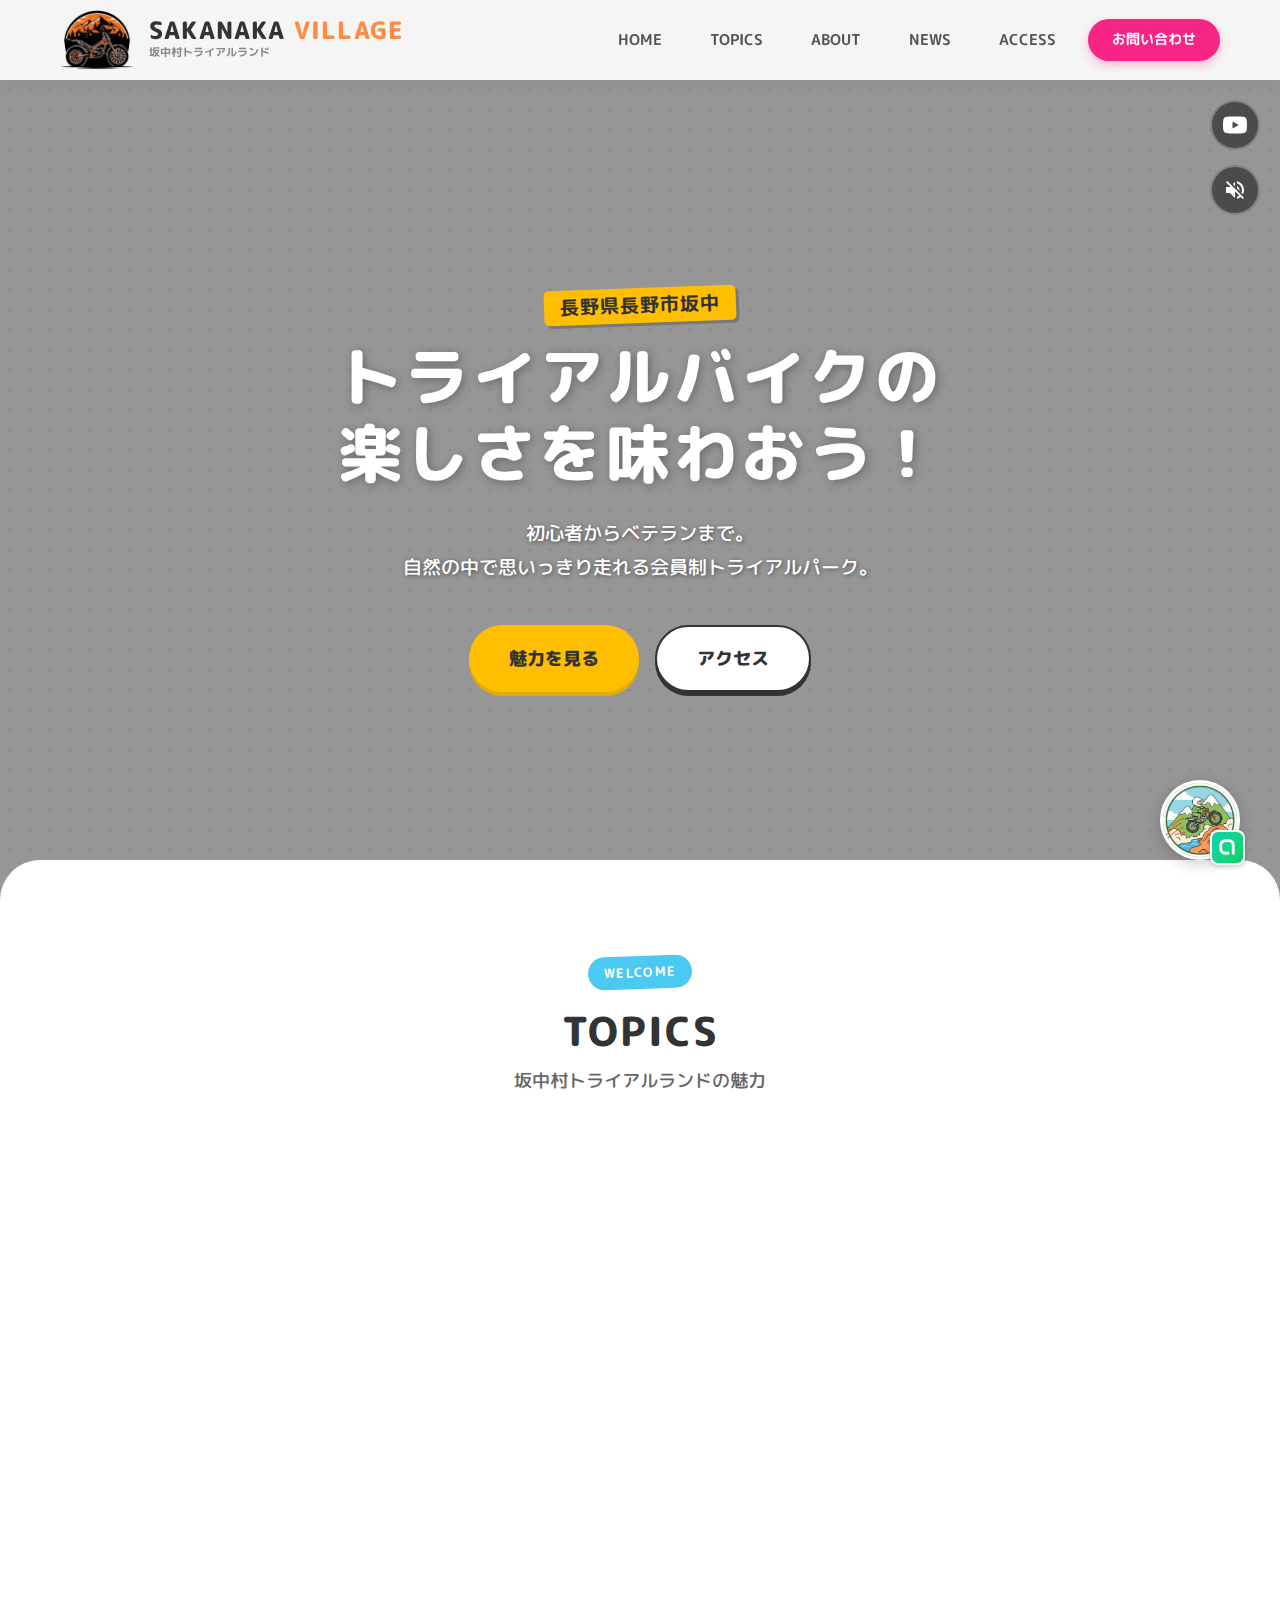
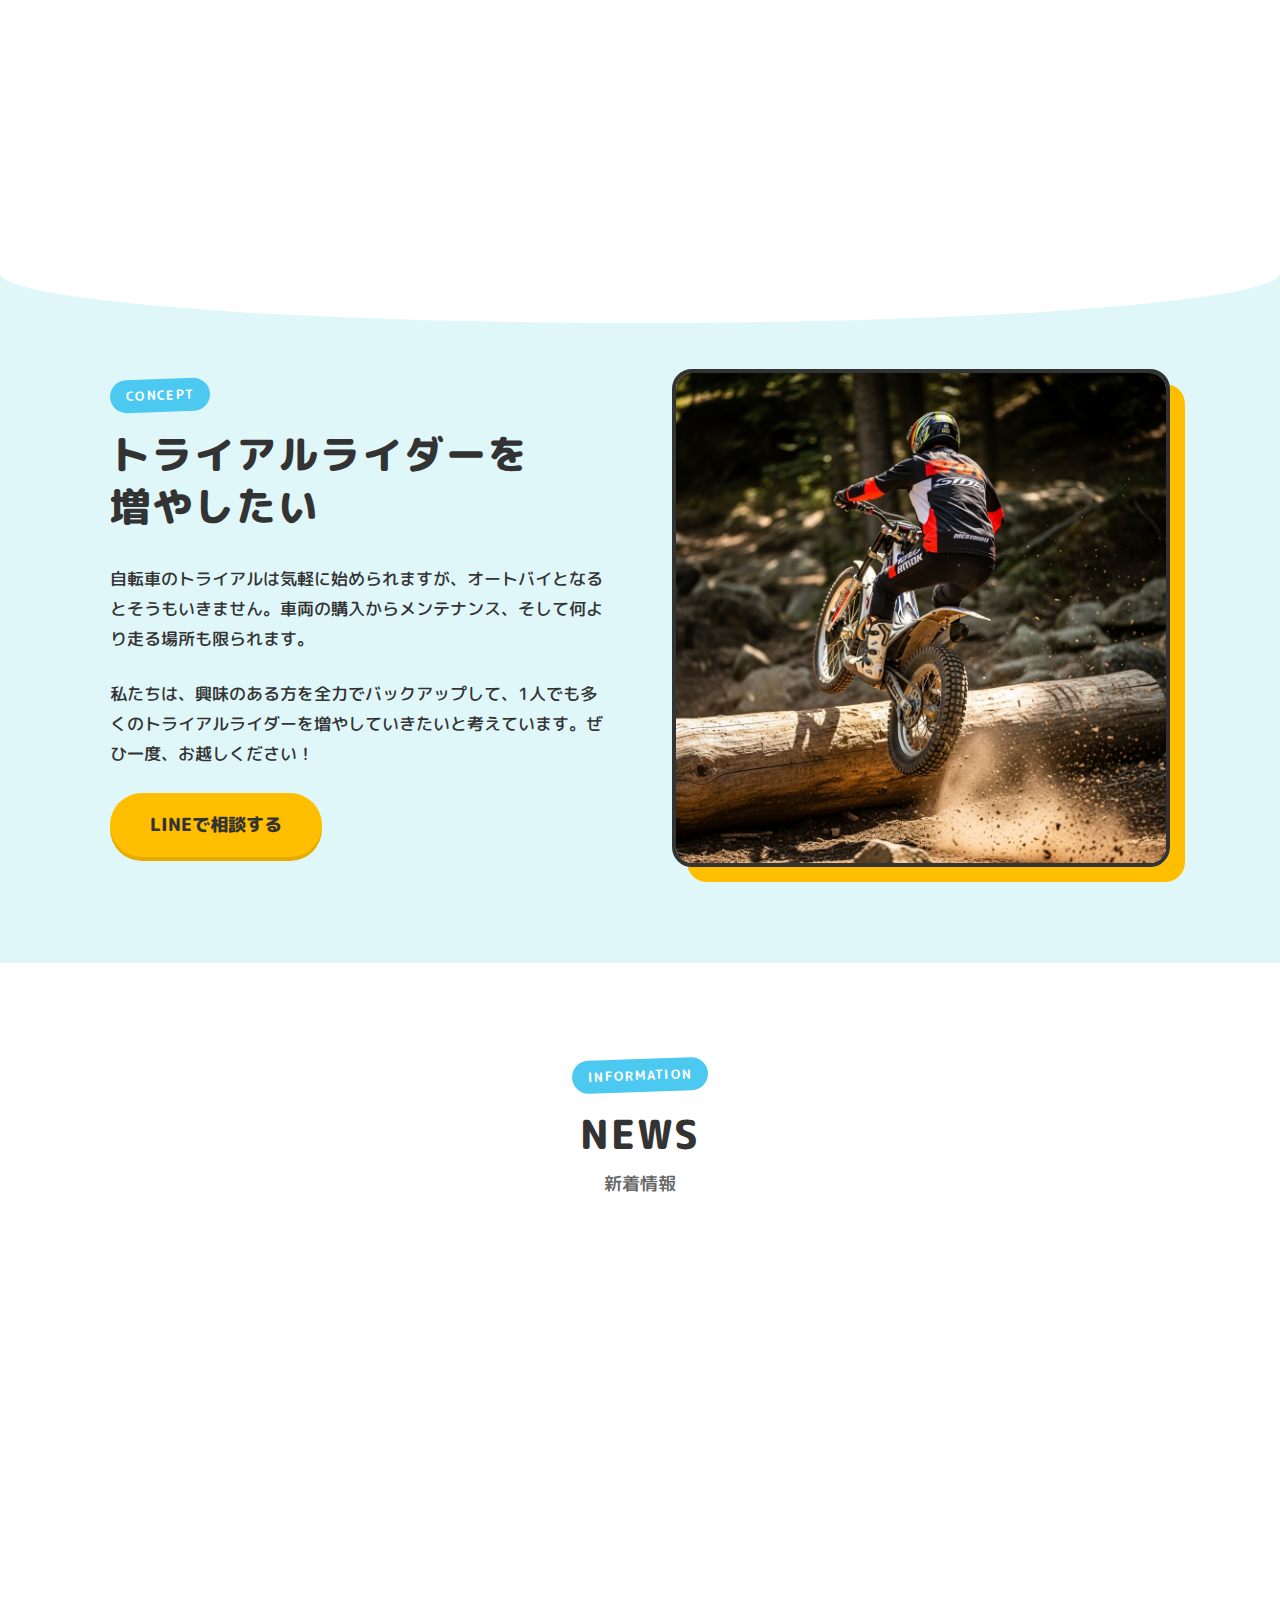
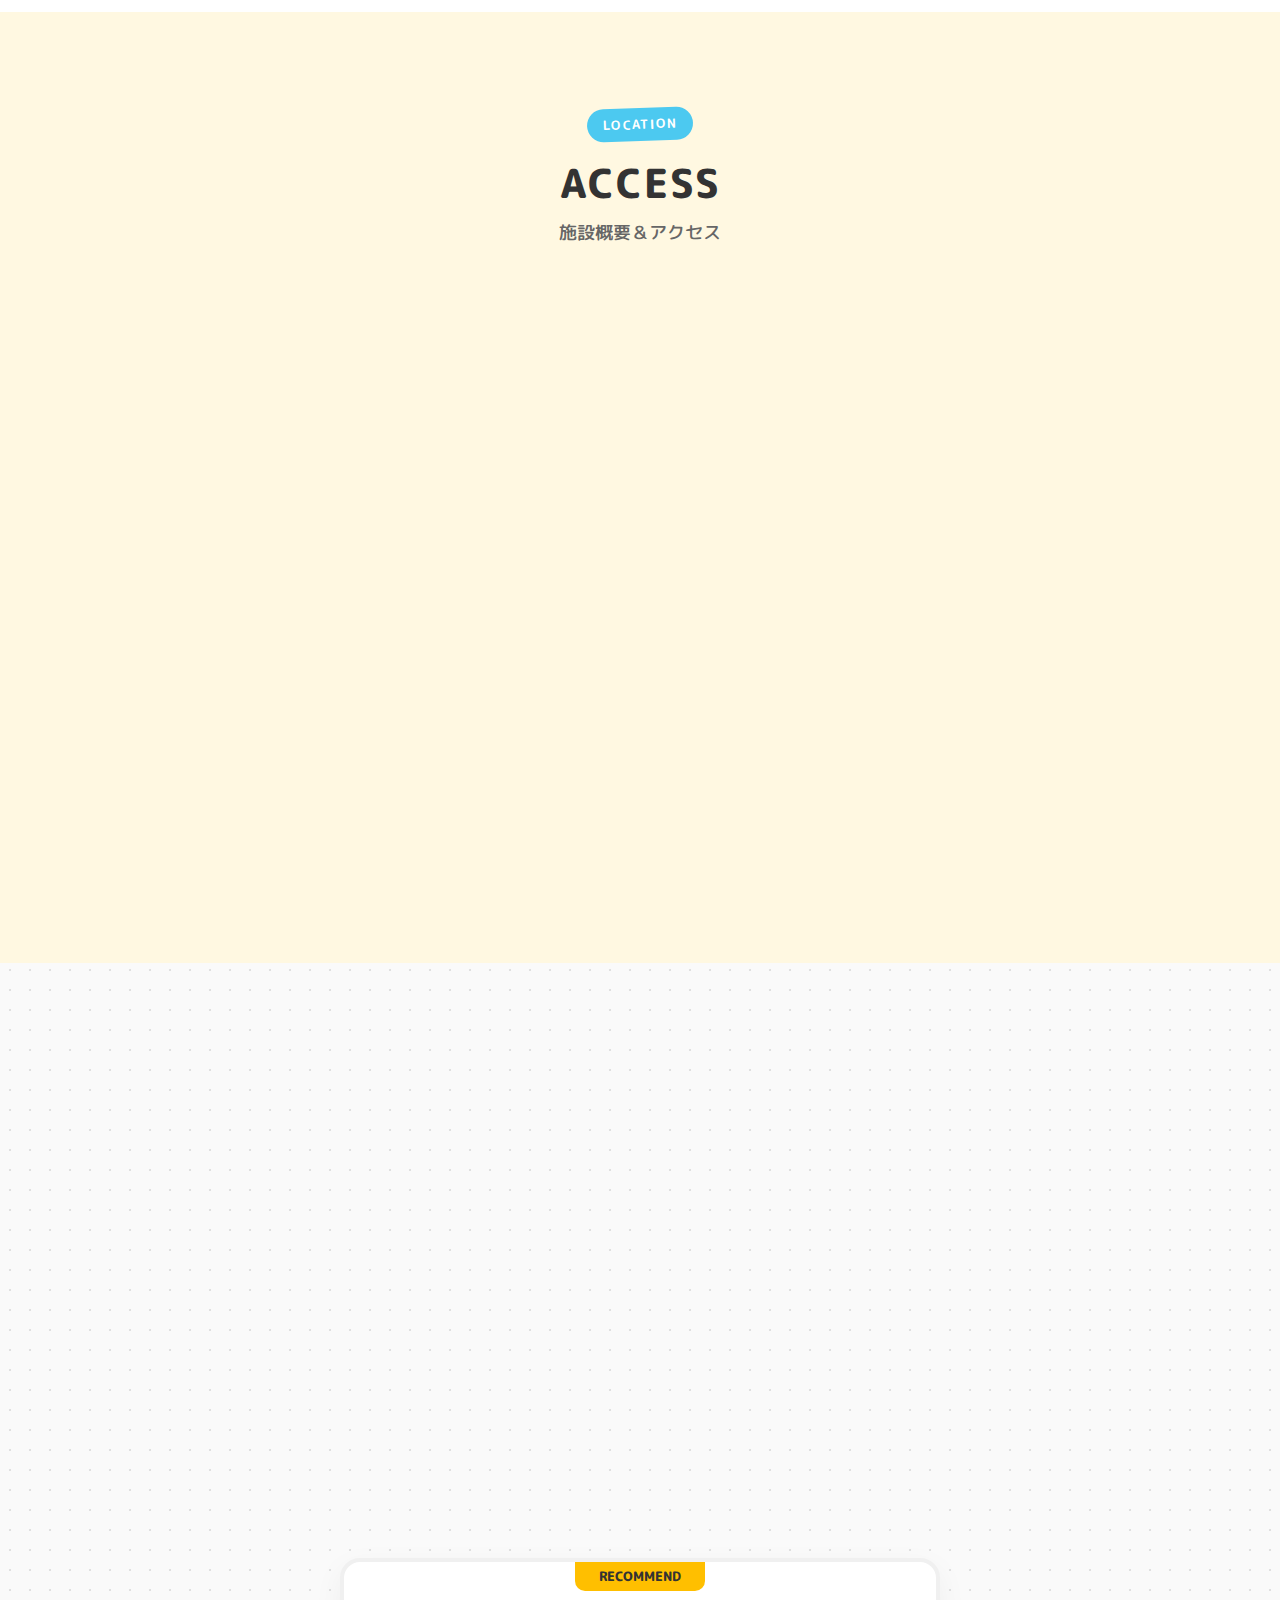
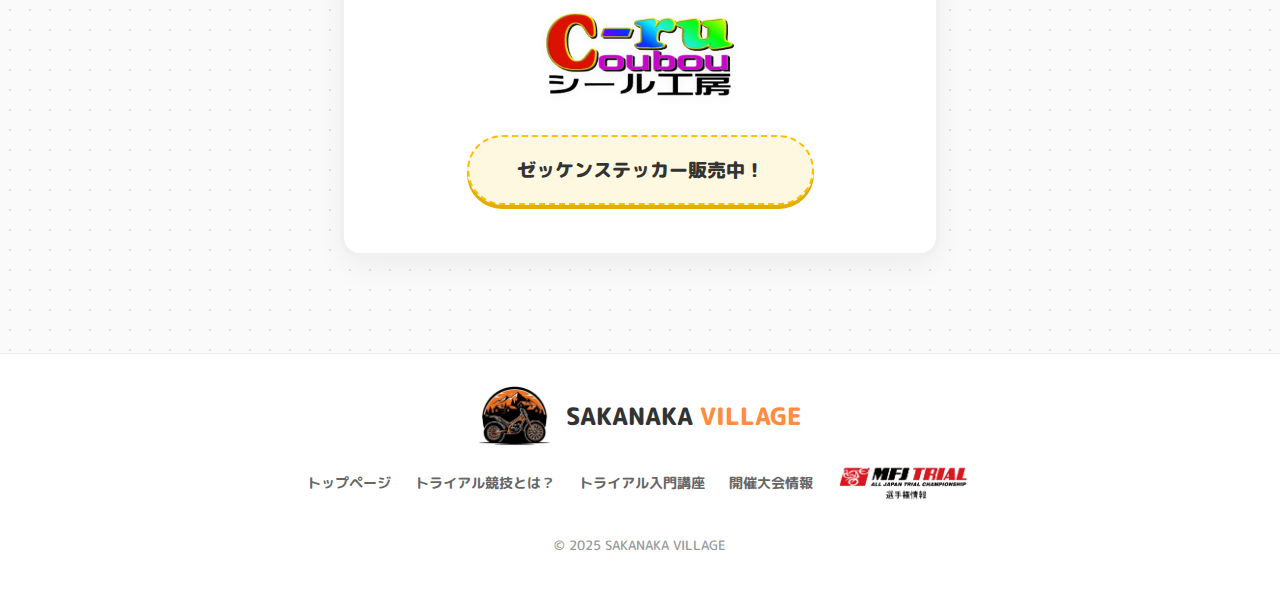
<file: index.html>
<!DOCTYPE html>
<html lang="ja">
<head>
    <meta charset="UTF-8">
    <meta name="viewport" content="width=device-width, initial-scale=1.0">
    <title>坂中村トライアルランド - SAKANAKA VILLAGE</title>
    <link rel="stylesheet" href="style.css">
    <link rel="preconnect" href="https://fonts.googleapis.com">
    <link rel="preconnect" href="https://fonts.gstatic.com" crossorigin>
    <link href="https://fonts.googleapis.com/css2?family=M+PLUS+Rounded+1c:wght@400;500;700;800&family=Noto+Sans+JP:wght@400;500;700&display=swap" rel="stylesheet">
    <link href="https://fonts.googleapis.com/icon?family=Material+Icons+Round" rel="stylesheet">
    <!-- YouTube IFrame Player API -->
    <script src="https://www.youtube.com/iframe_api"></script>
</head>
<body>
    <!-- Navigation -->
    <nav class="navbar">
        <div class="nav-container">
            <div class="nav-brand" style="cursor: pointer;">
                <img src="images/sakanaka-logo.png" alt="SAKANAKA VILLAGE" class="nav-logo-img">
                <div class="nav-brand-text">
                    <h1>SAKANAKA <span class="village-text">VILLAGE</span></h1>
                    <span class="brand-subtitle">坂中村トライアルランド</span>
                </div>
            </div>
            <ul class="nav-menu">
                <li class="nav-item"><a href="#home" class="nav-link">HOME</a></li>
                <li class="nav-item"><a href="#topics" class="nav-link">TOPICS</a></li>
                <li class="nav-item"><a href="#about" class="nav-link">ABOUT</a></li>
                <li class="nav-item"><a href="#news" class="nav-link">NEWS</a></li>
                <li class="nav-item"><a href="#access" class="nav-link">ACCESS</a></li>
                <li class="nav-item action-btn"><a href="#contact" class="nav-link-btn">お問い合わせ</a></li>
            </ul>
            <div class="hamburger">
                <span class="bar"></span>
                <span class="bar"></span>
                <span class="bar"></span>
            </div>
        </div>
    </nav>

    <!-- Hero Section with Video Background -->
    <section id="home" class="hero">
        <div id="video-background">
            <div id="youtube-background-player"></div>
        </div>
        <div class="hero-overlay"></div>

        <!-- Video Controls -->
        <div class="video-controls">
            <a href="https://youtu.be/EplwM1uWBLA" target="_blank" class="video-btn youtube-link" title="YouTubeで見る">
                <svg viewBox="0 0 24 24" fill="currentColor">
                    <path d="M23.498 6.186a3.016 3.016 0 0 0-2.122-2.136C19.505 3.545 12 3.545 12 3.545s-7.505 0-9.377.505A3.017 3.017 0 0 0 .502 6.186C0 8.07 0 12 0 12s0 3.93.502 5.814a3.016 3.016 0 0 0 2.122 2.136c1.871.505 9.376.505 9.376.505s7.505 0 9.377-.505a3.015 3.015 0 0 0 2.122-2.136C24 15.93 24 12 24 12s0-3.93-.502-5.814zM9.545 15.568V8.432L15.818 12l-6.273 3.568z"/>
                </svg>
            </a>
            <button id="mute-toggle" class="video-btn mute-btn" title="ミュート切り替え">
                <svg class="icon-mute" viewBox="0 0 24 24" fill="currentColor">
                    <path d="M16.5 12c0-1.77-1.02-3.29-2.5-4.03v2.21l2.45 2.45c.03-.2.05-.41.05-.63zm2.5 0c0 .94-.2 1.82-.54 2.64l1.51 1.51C20.63 14.91 21 13.5 21 12c0-4.28-2.99-7.86-7-8.77v2.06c2.89.86 5 3.54 5 6.71zM4.27 3L3 4.27 7.73 9H3v6h4l5 5v-6.73l4.25 4.25c-.67.52-1.42.93-2.25 1.18v2.06c1.38-.31 2.63-.95 3.69-1.81L19.73 21 21 19.73 4.27 3zM12 4L9.91 6.09 12 8.18V4z"/>
                </svg>
                <svg class="icon-sound" viewBox="0 0 24 24" fill="currentColor" style="display: none;">
                    <path d="M3 9v6h4l5 5V4L7 9H3zm13.5 3c0-1.77-1.02-3.29-2.5-4.03v8.05c1.48-.73 2.5-2.25 2.5-4.02zM14 3.23v2.06c2.89.86 5 3.54 5 6.71s-2.11 5.85-5 6.71v2.06c4.01-.91 7-4.49 7-8.77s-2.99-7.86-7-8.77z"/>
                </svg>
            </button>
        </div>
        <div class="hero-content">
            <h2 class="hero-subtitle-top">長野県長野市坂中</h2>
            <h1 class="hero-title">トライアルバイクの<br>楽しさを味わおう！</h1>
            <p class="hero-description">
                初心者からベテランまで。<br>
                自然の中で思いっきり走れる会員制トライアルパーク。
            </p>
            <div class="hero-cta">
                <a href="#topics" class="btn-primary">魅力を見る</a>
                <a href="#access" class="btn-secondary">アクセス</a>
            </div>
        </div>
    </section>

    <!-- Topics Section -->
    <section id="topics" class="section topics">
        <div class="container">
            <div class="section-header">
                <span class="section-tag">WELCOME</span>
                <h2>TOPICS</h2>
                <p>坂中村トライアルランドの魅力</p>
            </div>
            <div class="topics-grid">
                <div class="topic-card highlight">
                    <div class="card-badge">注目!</div>
                    <div class="card-icon"><span class="material-icons-round">two_wheeler</span></div>
                    <h3>レンタルバイクあり</h3>
                    <p>GASGAS TXT-PRO 280をご用意。<br>手ぶらで来て1日中楽しめます！</p>
                </div>
                <div class="topic-card">
                    <div class="card-icon"><span class="material-icons-round">cottage</span></div>
                    <h3>快適な設備</h3>
                    <p>冷蔵庫＆電子レンジ完備。<br>休憩所も充実しています。</p>
                </div>
                <div class="topic-card">
                    <div class="card-icon"><span class="material-icons-round">local_drink</span></div>
                    <h3>ドリンク販売</h3>
                    <p>飲み物は100円で販売中。<br>いつでも水分補給できます。</p>
                </div>
                <div class="topic-card">
                    <div class="card-icon"><span class="material-icons-round">wc</span></div>
                    <h3>洋式トイレ完備</h3>
                    <p>清潔な洋式トイレがあるので<br>女性やお子様も安心です。</p>
                </div>
                <div class="topic-card">
                    <div class="card-icon"><span class="material-icons-round">checkroom</span></div>
                    <h3>更衣室あり</h3>
                    <p>女性も安心の簡易更衣室を<br>完備しています。</p>
                </div>
                <div class="topic-card campaign">
                    <div class="card-icon"><span class="material-icons-round">campaign</span></div>
                    <h3>新規会員募集中</h3>
                    <p class="campaign-text">只今キャンペーン中！<br><strong>入会金＆年会費無料！</strong></p>
                </div>
            </div>
        </div>
    </section>

    <!-- About Section -->
    <section id="about" class="section about">
        <div class="container">
            <div class="about-content">
                <div class="about-text">
                    <div class="section-header text-left">
                        <span class="section-tag">CONCEPT</span>
                        <h2>トライアルライダーを<br>増やしたい</h2>
                    </div>
                    <p>
                        自転車のトライアルは気軽に始められますが、オートバイとなるとそうもいきません。車両の購入からメンテナンス、そして何より走る場所も限られます。
                    </p>
                    <p>
                        私たちは、興味のある方を全力でバックアップして、1人でも多くのトライアルライダーを増やしていきたいと考えています。ぜひ一度、お越しください！
                    </p>
                    <a href="#contact" class="btn-primary">LINEで相談する</a>
                </div>
                <div class="about-image">
                    <img src="images/trial-bike.png" alt="トライアルバイク" class="about-img">
                </div>
            </div>
        </div>
    </section>

    <!-- News Section -->
    <section id="news" class="section news">
        <div class="container">
            <div class="section-header">
                <span class="section-tag">INFORMATION</span>
                <h2>NEWS</h2>
                <p>新着情報</p>
            </div>
            <div class="news-list">
                <article class="news-item">
                    <div class="news-date">2025.09.22</div>
                    <div class="news-content">
                        <h3>ホームページ開設しました！</h3>
                        <p>坂中村トライアルランドの公式サイトをオープンしました。</p>
                    </div>
                </article>
                <article class="news-item">
                    <div class="news-date">2023.09</div>
                    <div class="news-content">
                        <h3>坂中村トライアルランド 命名開設</h3>
                        <p>地名”坂中”とオーナー中村氏の名前から命名されました。</p>
                    </div>
                </article>
            </div>
        </div>
    </section>

    <!-- Access Section -->
    <section id="access" class="section access">
        <div class="container">
            <div class="section-header">
                <span class="section-tag">LOCATION</span>
                <h2>ACCESS</h2>
                <p>施設概要＆アクセス</p>
            </div>
            <div class="access-grid">
                <div class="access-info">
                    <h3>坂中村トライアルランド<br><span class="en">SAKANAKA VILLAGE</span></h3>
                    <address>
                        〒381-0061<br>
                        長野県長野市坂中３８１
                    </address>
                    <div class="access-buttons">
                        <a href="https://maps.app.goo.gl/uQk7tUgRbHcdErCH6" target="_blank" class="btn-map">Google Mapsで見る</a>
                    </div>
                </div>
                <div class="access-map">
                    <iframe src="https://www.google.com/maps/embed?pb=!1m14!1m8!1m3!1d6397.335820343332!2d138.2068285!3d36.7065173!3m2!1i1024!2i768!4f13.1!3m3!1m2!1s0x5ff629cb7611edb3%3A0x7addf1bfe4a323f7!2z5Z2C5Lit5p2R44OI44Op44Kk44Ki44Or44Op44Oz44OJIFNBS0FOQUtBIFZJTExBR0U!5e0!3m2!1sja!2sjp!4v1765429615608!5m2!1sja!2sjp" width="100%" height="450" style="border:0;" allowfullscreen="" loading="lazy" referrerpolicy="no-referrer-when-downgrade"></iframe>
                </div>
            </div>
        </div>
    </section>

    <!-- Contact/Footer Section -->
    <section id="contact" class="section contact">
        <div class="container">
            <div class="contact-box">
                <h2>お問い合わせはお気軽に</h2>
                <p>通常のLINEとは違い、ID不要、ニックネームのみで参加出来るオープンチャットを開設しています。</p>
                <a href="https://line.me/ti/g2/vHD_fdbdG8MsCP6qrtG6Tg1cD-awh3cVIGlbyQ?utm_source=invitation&utm_medium=link_copy&utm_campaign=default" target="_blank" class="btn-line">
                    <img src="images/sakanaka-openchat-icon.jpg" alt="LINE" class="btn-icon-img"> LINEオープンチャットに参加
                </a>
            </div>
        </div>
    </section>

    <!-- Sponsor/Partner Section -->
    <section class="section sponsor">
        <div class="container">
            <div class="sponsor-box">
                <a href="https://docodocodoco.com/c-ru/cart/index.cgi" target="_blank" class="sponsor-link" title="C-ru工房 シール工房">
                    <div class="sponsor-logo">
                        <img src="images/c-ru-logo.png" alt="C-ru工房 シール工房">
                    </div>
                    <p class="sticker-info">
                        ゼッケンステッカー販売中！
                    </p>
                </a>
            </div>
        </div>
    </section>

    <footer class="footer">
        <div class="container">
            <div class="footer-content">
                <div class="footer-logo">
                    <img src="images/sakanaka-logo.png" alt="SAKANAKA VILLAGE" class="footer-logo-img">
                    <div>SAKANAKA <span class="village-text">VILLAGE</span></div>
                </div>
                <ul class="footer-links">
                    <li><a href="#">トップページ</a></li>
                    <li><a href="#">トライアル競技とは？</a></li>
                    <li><a href="#">トライアル入門講座</a></li>
                    <li><a href="#">開催大会情報</a></li>
                    <li>
                        <a href="https://www.mfj.or.jp/motosports/trial/local-championship/" target="_blank" title="MFJ地方トライアル選手権シリーズ" class="footer-icon-link">
                            <img src="images/mfj-icon.png" alt="MFJ地方トライアル選手権シリーズ">
                        </a>
                    </li>
                </ul>
            </div>
            <p class="copyright">&copy; 2025 SAKANAKA VILLAGE</p>
        </div>
    </footer>

    <div id="floating-line-btn" class="floating-btn">
        <a href="#contact" title="お問い合わせへスクロール">
            <div class="icon-wrapper">
                <img src="images/sakanaka-openchat-icon.jpg" alt="坂中村オープンチャット" class="icon-img main-icon">
                <img src="images/line-openchat-icon.png" alt="LINE" class="icon-img sub-icon">
            </div>
        </a>
    </div>

    <script src="script.js"></script>
</body>
</html>
</file>
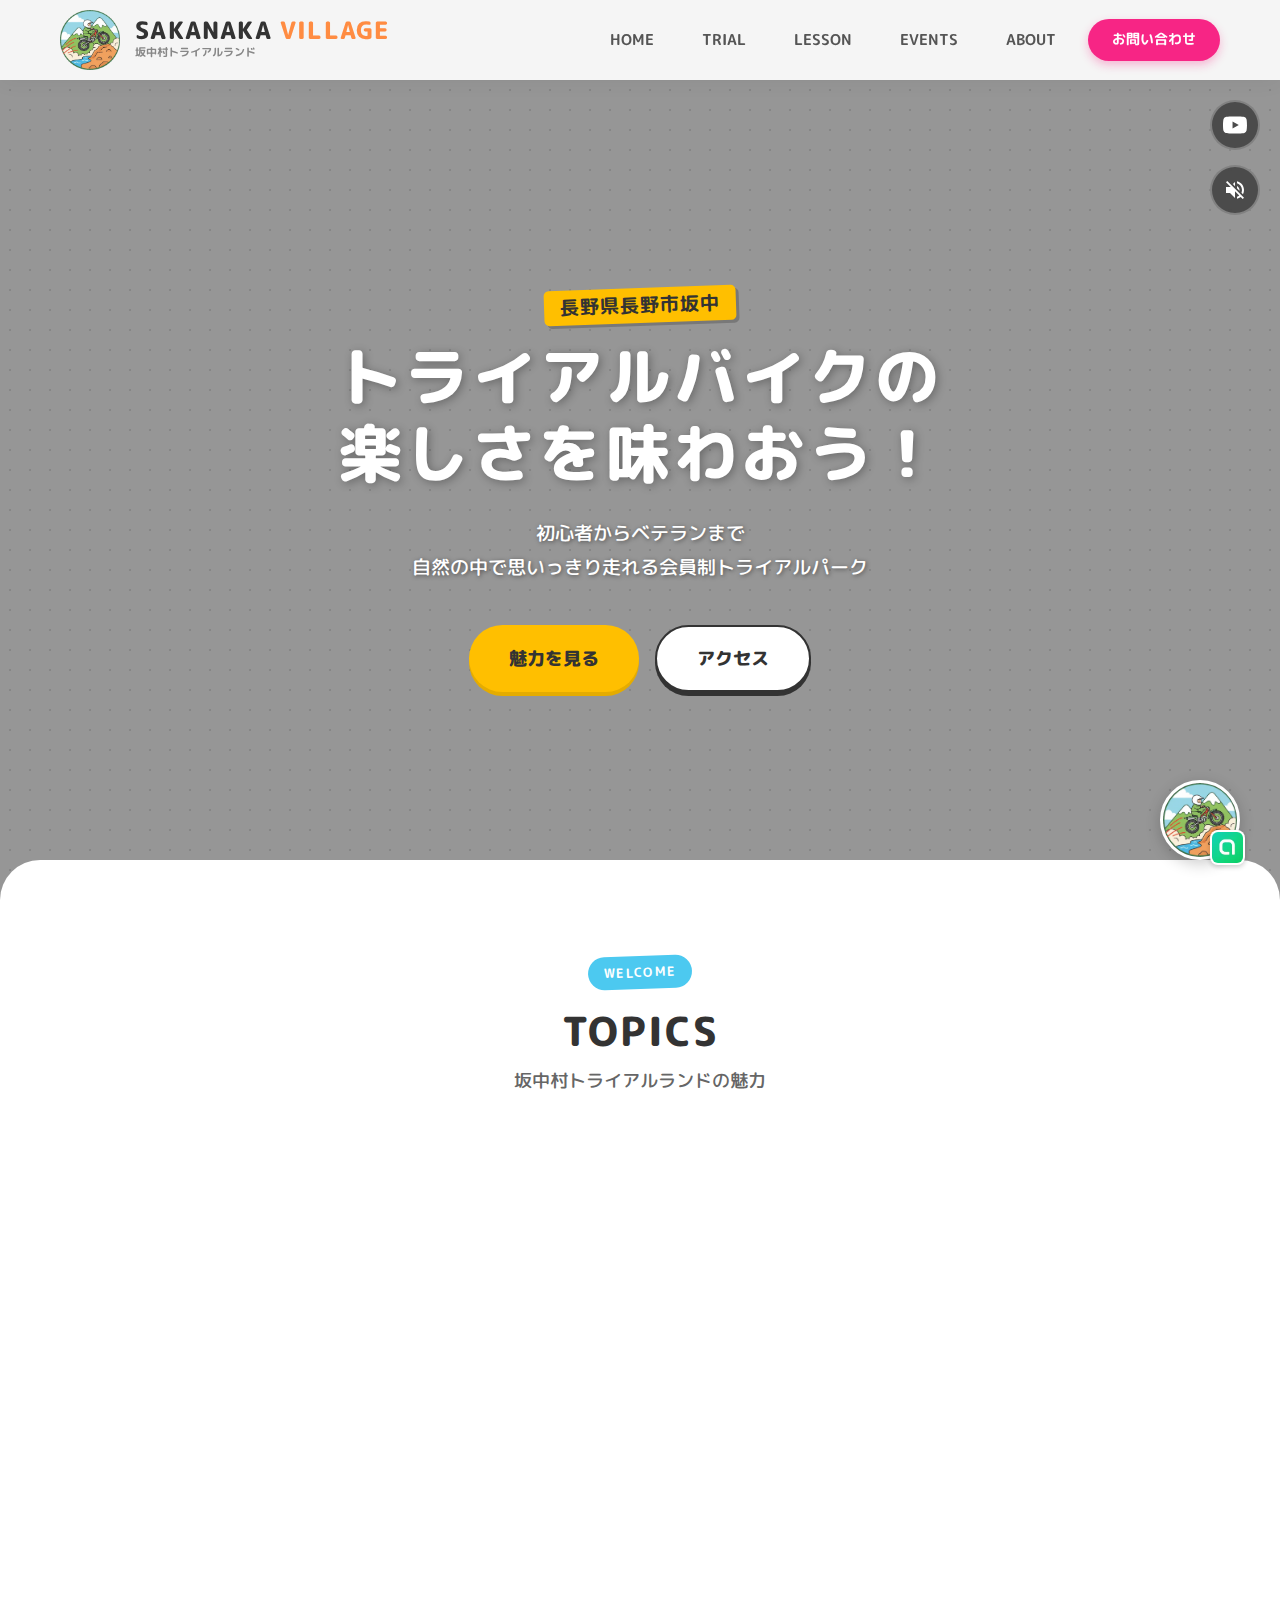
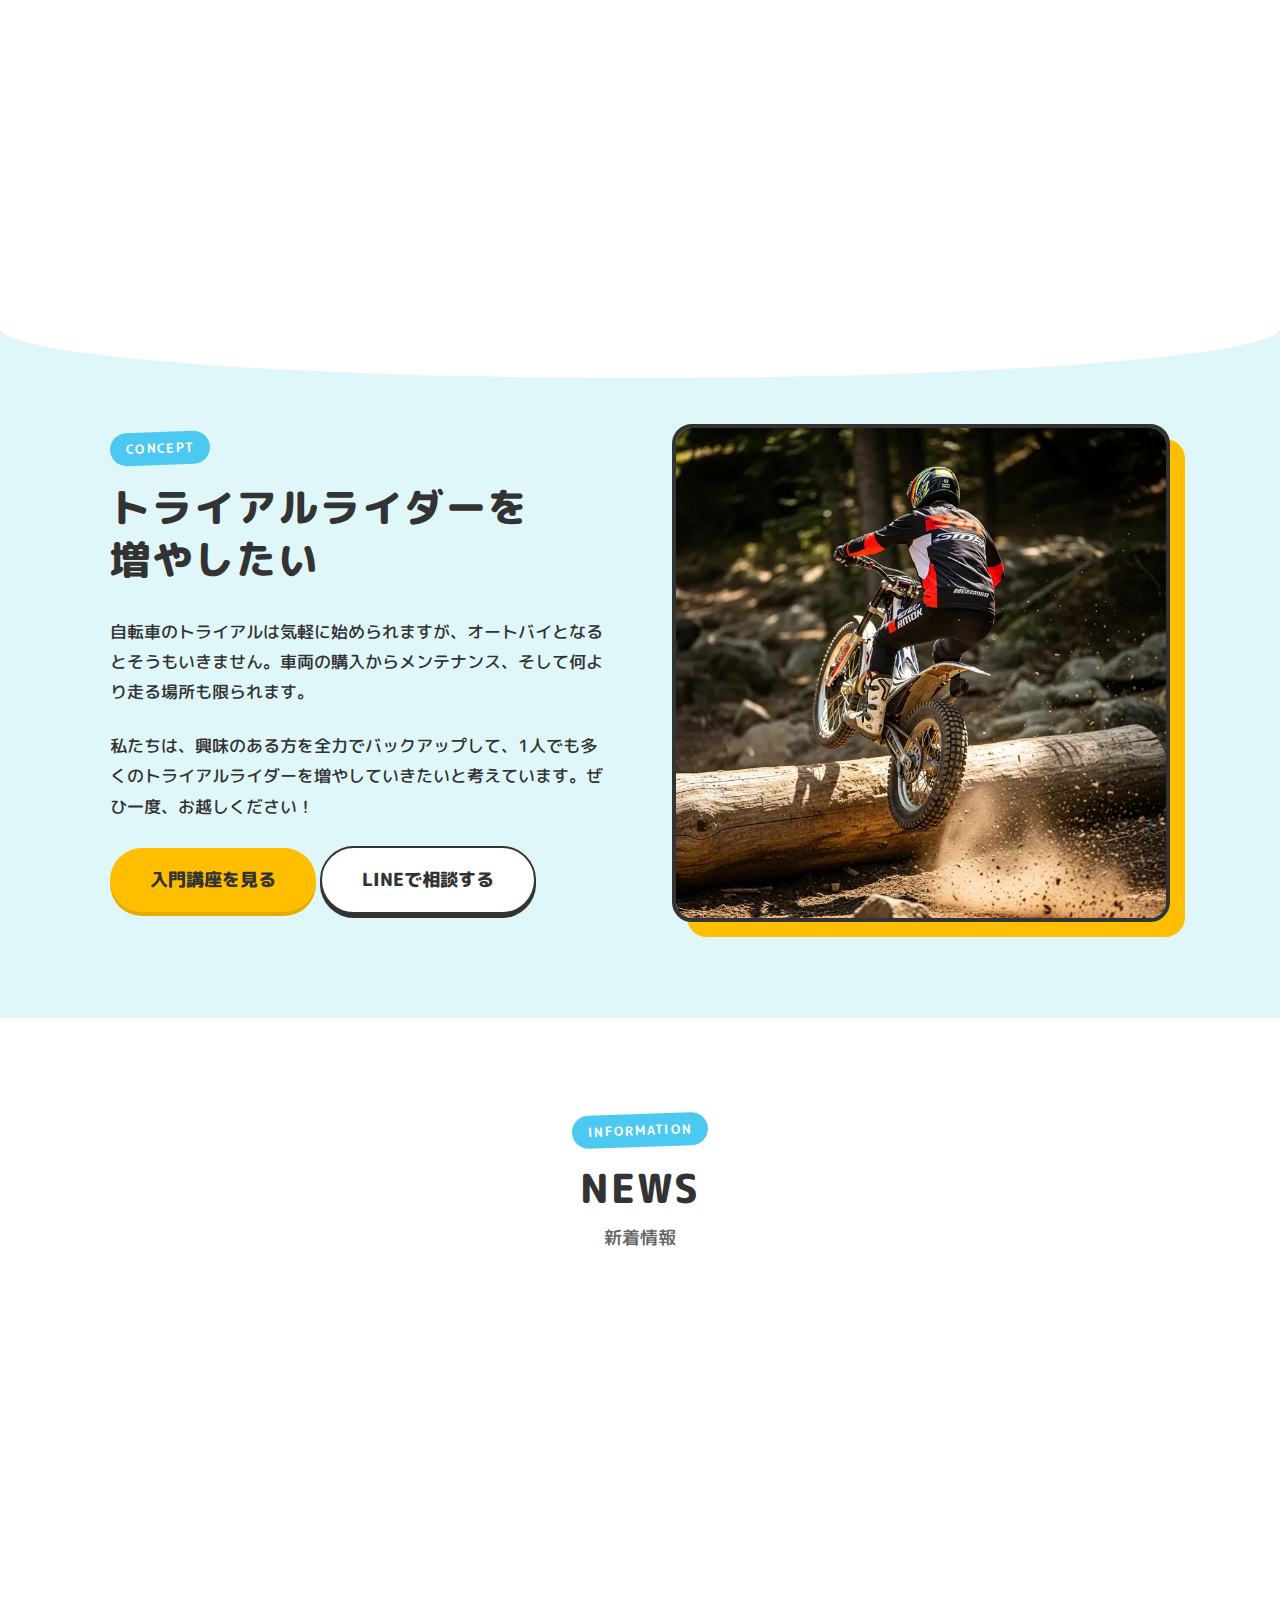
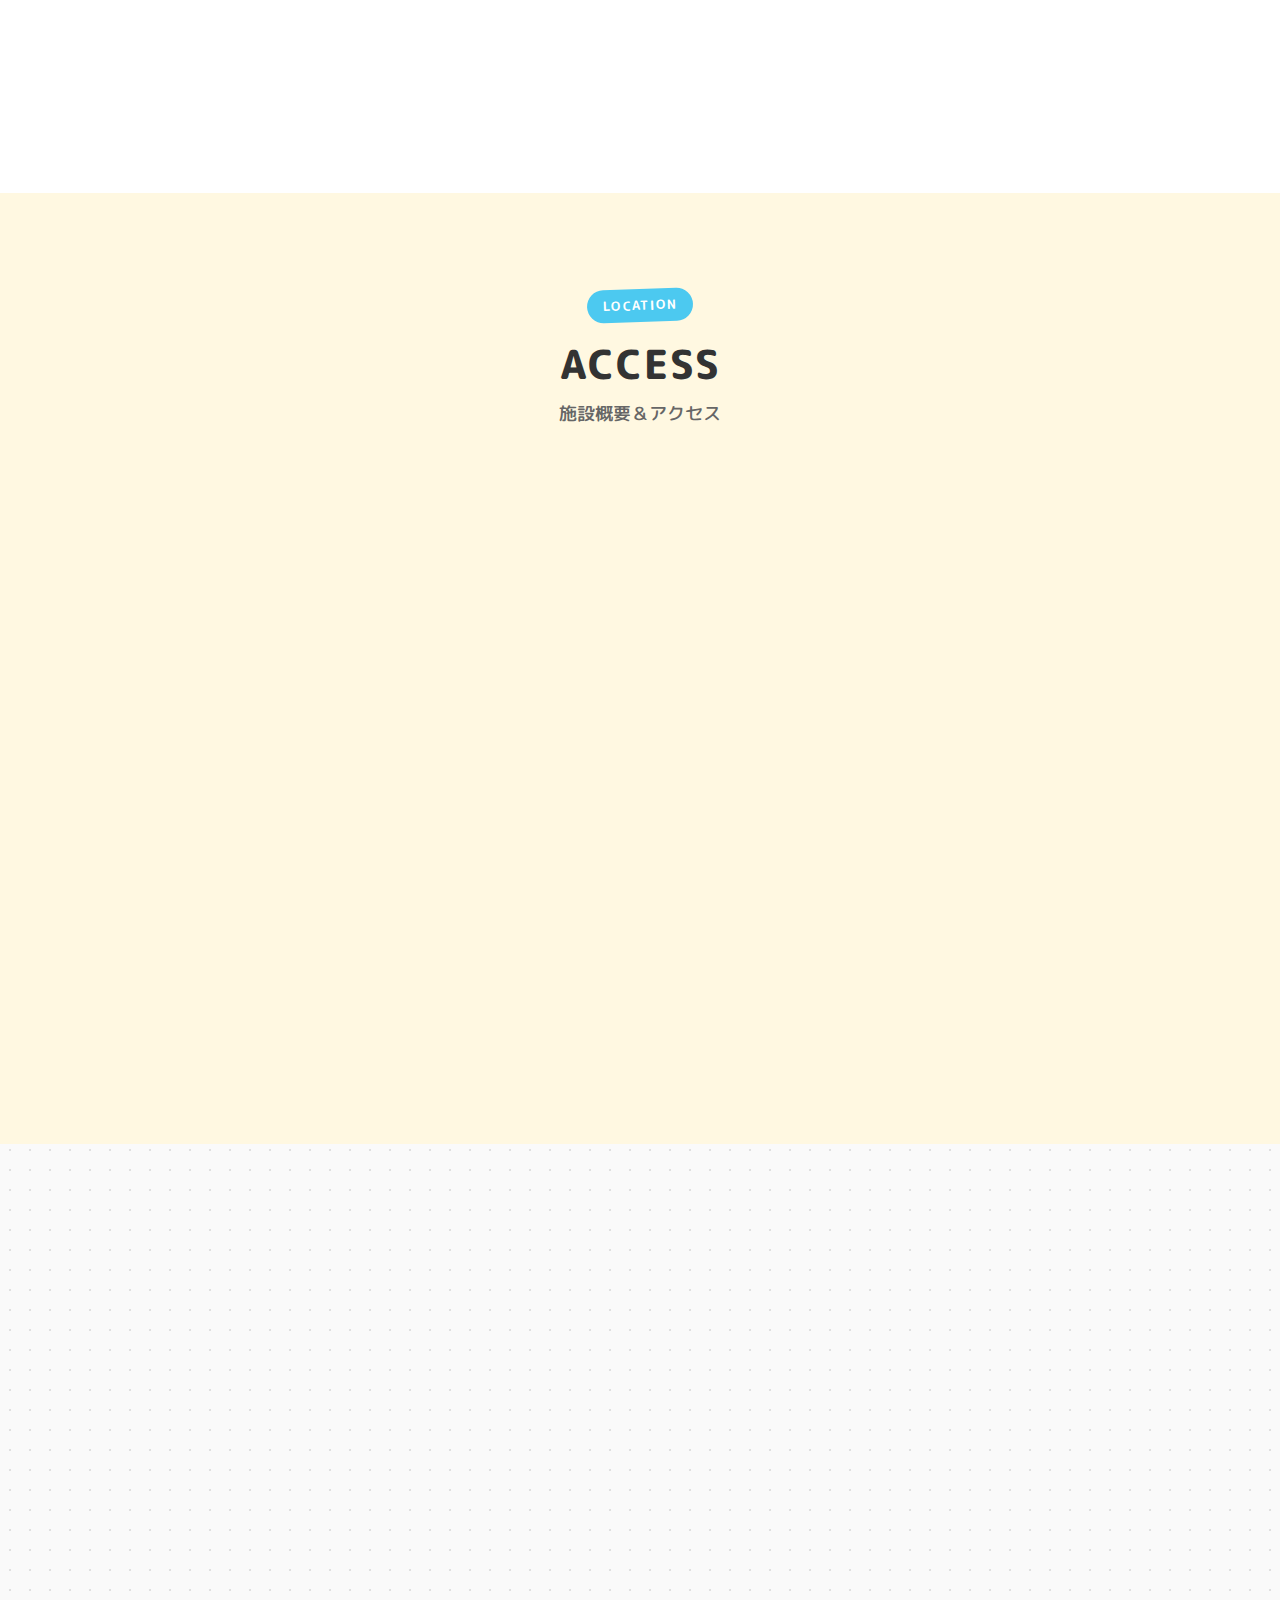
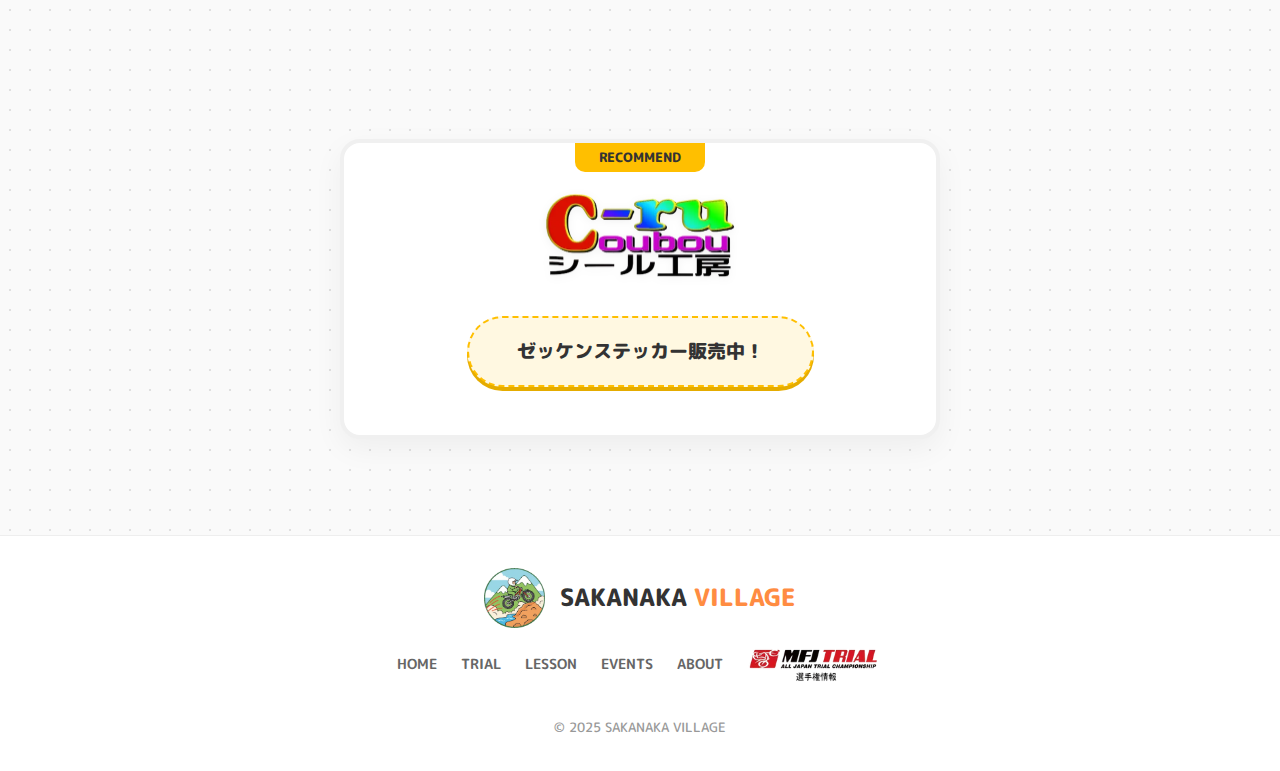
<file: src/index.html>
<!DOCTYPE html>
<html lang="ja">
  <head>
    <meta charset="UTF-8" />
    <meta name="viewport" content="width=device-width, initial-scale=1.0" />
    <title>坂中村トライアルランド - SAKANAKA VILLAGE</title>
    <meta
      name="description"
      content="長野県長野市坂中にある会員制トライアルパーク。初心者からベテランまで、自然の中で思いっきり走れる。レンタルバイク、快適な設備完備。新規会員募集中、入会金・年会費無料キャンペーン実施中！"
    />
    <meta
      name="keywords"
      content="トライアルバイク,坂中村,SAKANAKA VILLAGE,長野県,長野市,トライアルパーク,レンタルバイク,会員制,入会金無料,年会費無料"
    />
    <link
      rel="canonical"
      href="https://docodocodoco.com/sakanaka_village/index.html"
    />

    <!-- Open Graph Protocol -->
    <meta property="og:type" content="website" />
    <meta
      property="og:title"
      content="坂中村トライアルランド - SAKANAKA VILLAGE"
    />
    <meta
      property="og:description"
      content="長野県長野市坂中にある会員制トライアルパーク。初心者からベテランまで、自然の中で思いっきり走れる。レンタルバイク、快適な設備完備。"
    />
    <meta
      property="og:url"
      content="https://docodocodoco.com/sakanaka_village/index.html"
    />
    <meta property="og:site_name" content="坂中村トライアルランド" />
    <meta
      property="og:image"
      content="https://docodocodoco.com/sakanaka_village/images/sakanaka-ogp.png"
    />
    <meta
      property="og:image:secure_url"
      content="https://docodocodoco.com/sakanaka_village/images/sakanaka-ogp.png"
    />
    <meta property="og:image:type" content="image/png" />
    <meta property="og:image:width" content="1200" />
    <meta property="og:image:height" content="630" />
    <meta property="og:image:alt" content="坂中村トライアルランド" />
    <meta property="og:locale" content="ja_JP" />

    <!-- Twitter Card -->
    <meta name="twitter:card" content="summary_large_image" />
    <meta
      name="twitter:title"
      content="坂中村トライアルランド - SAKANAKA VILLAGE"
    />
    <meta
      name="twitter:description"
      content="長野県長野市坂中にある会員制トライアルパーク。初心者からベテランまで、自然の中で思いっきり走れる。"
    />
    <meta
      name="twitter:image"
      content="https://docodocodoco.com/sakanaka_village/images/sakanaka-ogp.png"
    />
    <meta name="twitter:image:alt" content="坂中村トライアルランド" />

    <!-- Favicon -->
    <link rel="icon" type="image/x-icon" href="images/favicon.ico" />
    <link
      rel="apple-touch-icon"
      sizes="180x180"
      href="images/apple-touch-icon.png"
    />

    <!-- Web App -->
    <meta name="apple-mobile-web-app-title" content="Sakanaka Village" />
    <meta name="mobile-web-app-capable" content="yes" />
    <meta
      name="apple-mobile-web-app-status-bar-style"
      content="black-translucent"
    />
    <link rel="manifest" href="manifest.json" />
    <meta name="theme-color" content="#2c5f2d" />

    <link rel="preload" href="style.css" as="style" />
    <link rel="stylesheet" href="style.css" />
    <link rel="preconnect" href="https://fonts.googleapis.com" />
    <link rel="preconnect" href="https://fonts.gstatic.com" crossorigin />
    <link
      href="https://fonts.googleapis.com/css2?family=M+PLUS+Rounded+1c:wght@400;500;700;800&display=swap"
      rel="stylesheet"
      media="print"
      onload="this.media = 'all'"
    />
    <noscript
      ><link
        href="https://fonts.googleapis.com/css2?family=M+PLUS+Rounded+1c:wght@400;500;700;800&display=swap"
        rel="stylesheet"
    /></noscript>
    <link
      href="https://fonts.googleapis.com/icon?family=Material+Icons+Round&display=swap"
      rel="stylesheet"
      media="print"
      onload="this.media = 'all'"
    />
    <noscript
      ><link
        href="https://fonts.googleapis.com/icon?family=Material+Icons+Round&display=swap"
        rel="stylesheet"
    /></noscript>

    <!-- JSON-LD構造化データ -->
    <script type="application/ld+json">
      {
        "@context": "https://schema.org",
        "@type": "SportsActivityLocation",
        "name": "坂中村トライアルランド",
        "alternateName": "SAKANAKA VILLAGE",
        "description": "長野県長野市坂中にある会員制トライアルパーク。初心者からベテランまで、自然の中で思いっきり走れる。レンタルバイク、快適な設備完備。",
        "url": "https://docodocodoco.com/sakanaka_village/",
        "logo": "https://docodocodoco.com/sakanaka_village/images/sakanaka-logo.webp",
        "address": {
          "@type": "PostalAddress",
          "streetAddress": "坂中381",
          "addressLocality": "長野市",
          "addressRegion": "長野県",
          "postalCode": "381-0061",
          "addressCountry": "JP"
        },
        "geo": {
          "@type": "GeoCoordinates",
          "latitude": "36.7065173",
          "longitude": "138.2068285"
        },
        "sport": "Trial Bike",
        "amenityFeature": [
          {
            "@type": "LocationFeatureSpecification",
            "name": "レンタルバイク",
            "value": true
          },
          {
            "@type": "LocationFeatureSpecification",
            "name": "洋式トイレ",
            "value": true
          },
          {
            "@type": "LocationFeatureSpecification",
            "name": "更衣室",
            "value": true
          },
          {
            "@type": "LocationFeatureSpecification",
            "name": "休憩所",
            "value": true
          }
        ]
      }
    </script>

    <!-- YouTube IFrame Player API -->
    <script src="https://www.youtube.com/iframe_api" defer></script>
  </head>
  <body>
    <!-- Navigation -->
    <nav class="navbar">
      <div class="nav-container">
        <div class="nav-brand" style="cursor: pointer">
          <img
            src="images/sakanaka-logo.webp"
            alt="SAKANAKA VILLAGE"
            class="nav-logo-img"
            width="100"
            height="81"
          />
          <div class="nav-brand-text">
            <h1>SAKANAKA <span class="village-text">VILLAGE</span></h1>
            <span class="brand-subtitle">坂中村トライアルランド</span>
          </div>
        </div>
        <ul class="nav-menu">
          <li class="nav-item">
            <a href="index.html" class="nav-link">HOME</a>
          </li>
          <li class="nav-item">
            <a href="trial.html" class="nav-link">TRIAL</a>
          </li>
          <li class="nav-item">
            <a href="lesson.html" class="nav-link">LESSON</a>
          </li>
          <li class="nav-item">
            <a href="events.html" class="nav-link">EVENTS</a>
          </li>
          <li class="nav-item">
            <a href="about.html" class="nav-link">ABOUT</a>
          </li>
          <li class="nav-item action-btn">
            <a href="#contact" class="nav-link-btn">お問い合わせ</a>
          </li>
        </ul>
        <div class="hamburger">
          <span class="bar"></span>
          <span class="bar"></span>
          <span class="bar"></span>
        </div>
      </div>
    </nav>

    <!-- Hero Section with Video Background -->
    <section id="home" class="hero">
      <div id="video-background">
        <div id="youtube-background-player"></div>
      </div>
      <div class="hero-overlay"></div>

      <!-- Video Controls -->
      <div class="video-controls">
        <a
          href="https://youtu.be/EplwM1uWBLA"
          target="_blank"
          class="video-btn youtube-link"
          title="YouTubeで見る"
        >
          <svg viewBox="0 0 24 24" fill="currentColor">
            <path
              d="M23.498 6.186a3.016 3.016 0 0 0-2.122-2.136C19.505 3.545 12 3.545 12 3.545s-7.505 0-9.377.505A3.017 3.017 0 0 0 .502 6.186C0 8.07 0 12 0 12s0 3.93.502 5.814a3.016 3.016 0 0 0 2.122 2.136c1.871.505 9.376.505 9.376.505s7.505 0 9.377-.505a3.015 3.015 0 0 0 2.122-2.136C24 15.93 24 12 24 12s0-3.93-.502-5.814zM9.545 15.568V8.432L15.818 12l-6.273 3.568z"
            />
          </svg>
        </a>
        <button
          id="mute-toggle"
          class="video-btn mute-btn"
          title="ミュート切り替え"
        >
          <svg class="icon-mute" viewBox="0 0 24 24" fill="currentColor">
            <path
              d="M16.5 12c0-1.77-1.02-3.29-2.5-4.03v2.21l2.45 2.45c.03-.2.05-.41.05-.63zm2.5 0c0 .94-.2 1.82-.54 2.64l1.51 1.51C20.63 14.91 21 13.5 21 12c0-4.28-2.99-7.86-7-8.77v2.06c2.89.86 5 3.54 5 6.71zM4.27 3L3 4.27 7.73 9H3v6h4l5 5v-6.73l4.25 4.25c-.67.52-1.42.93-2.25 1.18v2.06c1.38-.31 2.63-.95 3.69-1.81L19.73 21 21 19.73 4.27 3zM12 4L9.91 6.09 12 8.18V4z"
            />
          </svg>
          <svg
            class="icon-sound"
            viewBox="0 0 24 24"
            fill="currentColor"
            style="display: none"
          >
            <path
              d="M3 9v6h4l5 5V4L7 9H3zm13.5 3c0-1.77-1.02-3.29-2.5-4.03v8.05c1.48-.73 2.5-2.25 2.5-4.02zM14 3.23v2.06c2.89.86 5 3.54 5 6.71s-2.11 5.85-5 6.71v2.06c4.01-.91 7-4.49 7-8.77s-2.99-7.86-7-8.77z"
            />
          </svg>
        </button>
      </div>
      <div class="hero-content">
        <h2 class="hero-subtitle-top">長野県長野市坂中</h2>
        <h1 class="hero-title">トライアルバイクの<br />楽しさを味わおう！</h1>
        <p class="hero-description">
          初心者からベテランまで<br />
          自然の中で思いっきり走れる会員制トライアルパーク
        </p>
        <div class="hero-cta">
          <a href="#topics" class="btn-primary">魅力を見る</a>
          <a href="#access" class="btn-secondary">アクセス</a>
        </div>
      </div>
    </section>

    <!-- Topics Section -->
    <section id="topics" class="section topics">
      <div class="container">
        <div class="section-header">
          <span class="section-tag">WELCOME</span>
          <h2>TOPICS</h2>
          <p>坂中村トライアルランドの魅力</p>
        </div>
        <div class="topics-grid">
          <!-- BEGIN: topics -->
          <div class="topic-card">
            <div class="card-badge">注目!</div>
            <div class="card-icon">
              <span class="material-icons-round">two_wheeler</span>
            </div>
            <h3>レンタルバイクあり</h3>
            <p>
              GASGAS TXT-PRO 280をご用意！<br />1日中楽しんで頂けます！<br />※ヘルメット/グローブ/ブーツ等は<br />自身でご用意下さい
            </p>
          </div>
          <div class="topic-card">
            <div class="card-icon">
              <span class="material-icons-round">cottage</span>
            </div>
            <h3>快適な設備</h3>
            <p>冷蔵庫＆電子レンジ完備<br />休憩所も充実しています</p>
          </div>
          <div class="topic-card">
            <div class="card-icon">
              <span class="material-icons-round">local_drink</span>
            </div>
            <h3>ドリンク販売</h3>
            <p>飲み物は100円で販売中<br />いつでも水分補給できます</p>
          </div>
          <div class="topic-card">
            <div class="card-icon">
              <span class="material-icons-round">wc</span>
            </div>
            <h3>洋式トイレ完備</h3>
            <p>洋式トイレがあるので<br />女性やお子様も安心です</p>
          </div>
          <div class="topic-card">
            <div class="card-icon">
              <span class="material-icons-round">checkroom</span>
            </div>
            <h3>更衣室あり</h3>
            <p>女性も安心の簡易更衣室を<br />完備しています</p>
          </div>
          <div class="topic-card campaign">
            <div class="card-icon">
              <span class="material-icons-round">campaign</span>
            </div>
            <h3>新規会員募集中</h3>
            <p class="campaign-text">
              只今キャンペーン中！<br /><strong>入会金＆年会費無料！</strong>
            </p>
          </div>
          <!-- END: topics -->
        </div>
      </div>
    </section>

    <!-- About Section -->
    <section id="about" class="section about">
      <div class="container">
        <div class="about-content">
          <div class="about-text">
            <div class="section-header text-left">
              <span class="section-tag">CONCEPT</span>
              <h2>トライアルライダーを<br />増やしたい</h2>
            </div>
            <p>
              自転車のトライアルは気軽に始められますが、オートバイとなるとそうもいきません。車両の購入からメンテナンス、そして何より走る場所も限られます。
            </p>
            <p>
              私たちは、興味のある方を全力でバックアップして、1人でも多くのトライアルライダーを増やしていきたいと考えています。ぜひ一度、お越しください！
            </p>
            <div class="about-cta">
              <a href="lesson.html" class="btn-primary">入門講座を見る</a>
              <a href="#contact" class="btn-secondary">LINEで相談する</a>
            </div>
          </div>
          <div class="about-image">
            <img
              src="images/trial-bike.webp"
              alt="トライアルバイク"
              class="about-img"
              loading="lazy"
              width="800"
              height="800"
            />
          </div>
        </div>
      </div>
    </section>

    <!-- News Section -->
    <section id="news" class="section news">
      <div class="container">
        <div class="section-header">
          <span class="section-tag">INFORMATION</span>
          <h2>NEWS</h2>
          <p>新着情報</p>
        </div>
        <div class="news-list">
          <!-- BEGIN: news -->
          <article class="news-item">
            <div class="news-date">2025.12.11</div>
            <div class="news-content">
              <h3>ホームページリニューアル！</h3>
              <p>坂中村トライアルランドの公式サイトをリニューアルしました！</p>
            </div>
          </article>
          <article class="news-item">
            <div class="news-date">2025.09.22</div>
            <div class="news-content">
              <h3>ホームページ開設しました！</h3>
              <p>坂中村トライアルランドの公式サイトをオープンしました</p>
            </div>
          </article>
          <article class="news-item">
            <div class="news-date">2023.09</div>
            <div class="news-content">
              <h3>坂中村トライアルランド 開設</h3>
              <p>地名"坂中"とオーナー中村氏の名前から命名されました</p>
            </div>
          </article>
          <!-- END: news -->
        </div>
      </div>
    </section>

    <!-- Access Section -->
    <section id="access" class="section access">
      <div class="container">
        <div class="section-header">
          <span class="section-tag">LOCATION</span>
          <h2>ACCESS</h2>
          <p>施設概要＆アクセス</p>
        </div>
        <div class="access-grid">
          <div class="access-info">
            <h3>
              坂中村トライアルランド<br /><span class="en"
                >SAKANAKA VILLAGE</span
              >
            </h3>
            <address>
              〒381-0061<br />
              長野県長野市坂中３８１
            </address>
            <div class="access-buttons">
              <a
                href="https://maps.app.goo.gl/uQk7tUgRbHcdErCH6"
                target="_blank"
                class="btn-map"
                >Google Mapsで見る</a
              >
            </div>
          </div>
          <div class="access-map">
            <iframe
              src="https://www.google.com/maps/embed?pb=!1m14!1m8!1m3!1d6397.335820343332!2d138.2068285!3d36.7065173!3m2!1i1024!2i768!4f13.1!3m3!1m2!1s0x5ff629cb7611edb3%3A0x7addf1bfe4a323f7!2z5Z2C5Lit5p2R44OI44Op44Kk44Ki44Or44Op44Oz44OJIFNBS0FOQUtBIFZJTExBR0U!5e0!3m2!1sja!2sjp!4v1765429615608!5m2!1sja!2sjp"
              width="100%"
              height="450"
              style="border: 0"
              allowfullscreen=""
              loading="lazy"
              referrerpolicy="no-referrer-when-downgrade"
              title="坂中村トライアルランドの地図"
            ></iframe>
          </div>
        </div>
      </div>
    </section>

    <!-- Contact/Footer Section -->
    <section id="contact" class="section contact">
      <div class="container">
        <div class="contact-box">
          <h2>お問い合わせはお気軽に</h2>
          <p>
            通常のLINEとは違い、ID不要、ニックネームのみで参加出来るオープンチャットを開設しています。
          </p>
          <a
            href="https://line.me/ti/g2/vHD_fdbdG8MsCP6qrtG6Tg1cD-awh3cVIGlbyQ?utm_source=invitation&utm_medium=link_copy&utm_campaign=default"
            target="_blank"
            class="btn-line"
          >
            <img
              src="images/sakanaka-logo.webp"
              alt="LINE"
              class="btn-icon-img"
              loading="lazy"
              width="100"
              height="100"
            />
            LINEオープンチャットに参加
          </a>
        </div>
      </div>
    </section>

    <!-- Sponsor/Partner Section -->
    <section class="section sponsor">
      <div class="container">
        <div class="sponsor-box">
          <a
            href="https://docodocodoco.com/c-ru/cart/index.cgi"
            target="_blank"
            class="sponsor-link"
            title="C-ru工房 シール工房"
          >
            <div class="sponsor-logo">
              <img
                src="images/c-ru-logo.webp"
                alt="C-ru工房 シール工房"
                width="300"
                height="139"
              />
            </div>
            <p class="sticker-info">ゼッケンステッカー販売中！</p>
          </a>
        </div>
      </div>
    </section>

    <footer class="footer">
      <div class="container">
        <div class="footer-content">
          <div class="footer-logo">
            <img
              src="images/sakanaka-logo.webp"
              alt="SAKANAKA VILLAGE"
              class="footer-logo-img"
              loading="lazy"
              width="100"
              height="81"
            />
            <div>SAKANAKA <span class="village-text">VILLAGE</span></div>
          </div>
          <ul class="footer-links">
            <li><a href="index.html">HOME</a></li>
            <li><a href="trial.html">TRIAL</a></li>
            <li><a href="lesson.html">LESSON</a></li>
            <li><a href="events.html">EVENTS</a></li>
            <li><a href="about.html">ABOUT</a></li>
            <li>
              <a
                href="https://www.mfj.or.jp/motosports/trial/local-championship/"
                target="_blank"
                title="MFJ地方トライアル選手権シリーズ"
                class="footer-icon-link"
              >
                <img
                  src="images/mfj-logo.webp"
                  alt="MFJ地方トライアル選手権シリーズ"
                  width="200"
                  height="59"
                />
              </a>
            </li>
          </ul>
        </div>
        <p class="copyright">&copy; 2025 SAKANAKA VILLAGE</p>
      </div>
    </footer>

    <div id="floating-line-btn" class="floating-btn">
      <a href="#contact" title="お問い合わせへスクロール">
        <div class="icon-wrapper">
          <img
            src="images/sakanaka-logo.webp"
            alt="坂中村オープンチャット"
            class="icon-img main-icon"
            loading="lazy"
            width="100"
            height="100"
          />
          <img
            src="images/line-openchat-icon.webp"
            alt="LINE"
            class="icon-img sub-icon"
            loading="lazy"
            width="100"
            height="100"
          />
        </div>
      </a>
    </div>

    <script src="script.js" defer></script>
  </body>
</html>
</file>
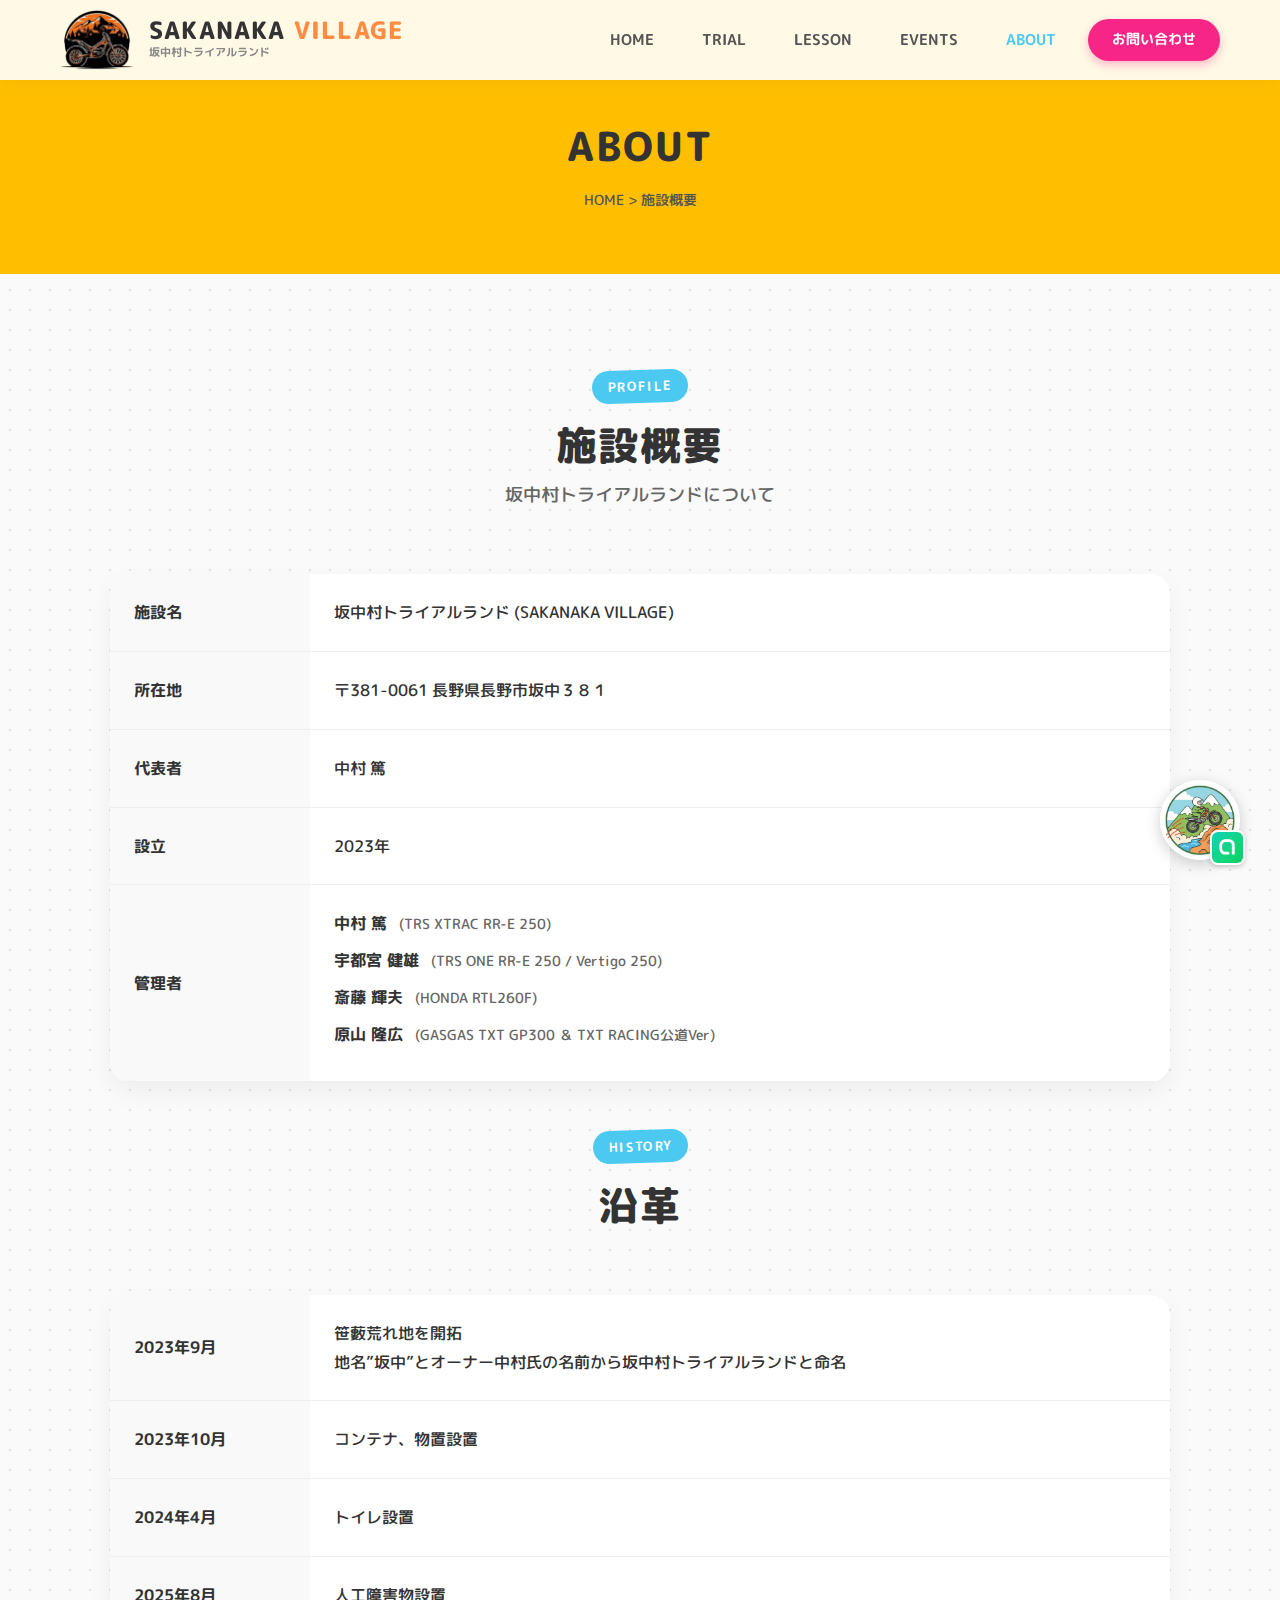
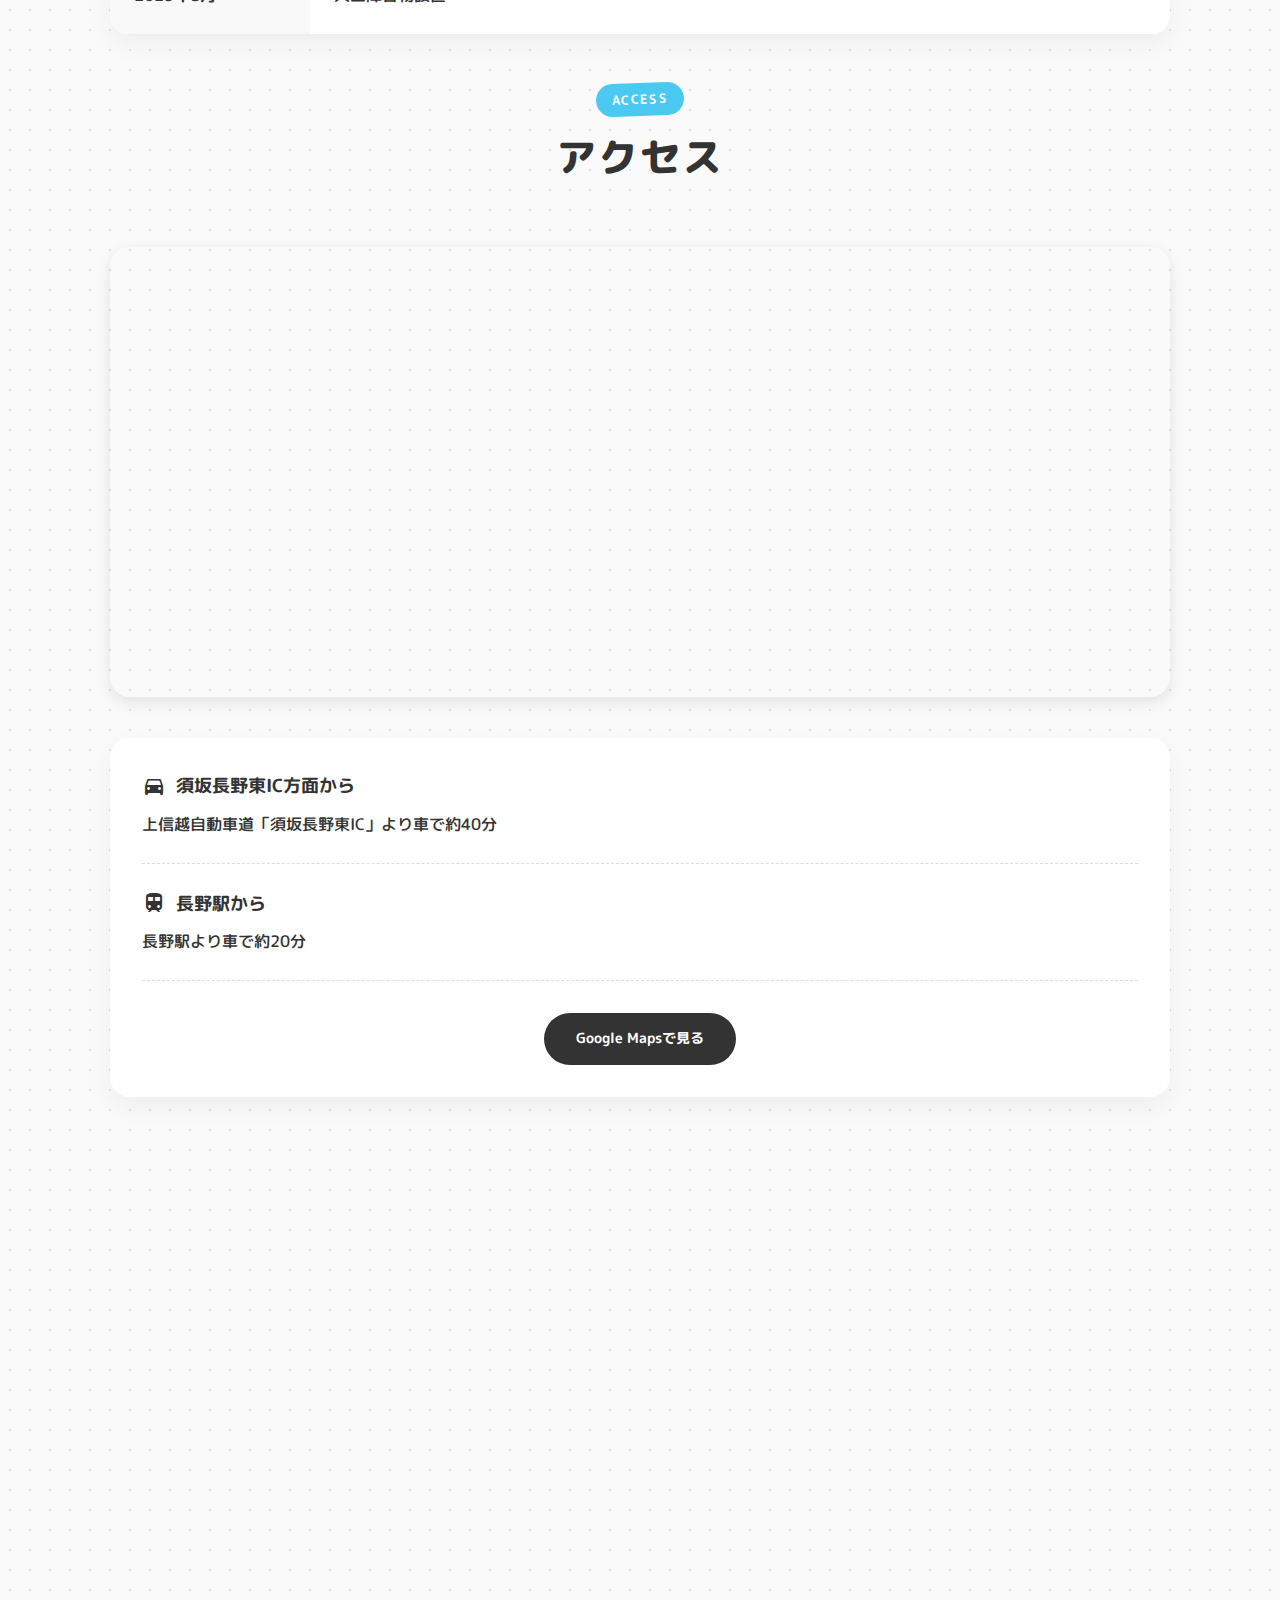
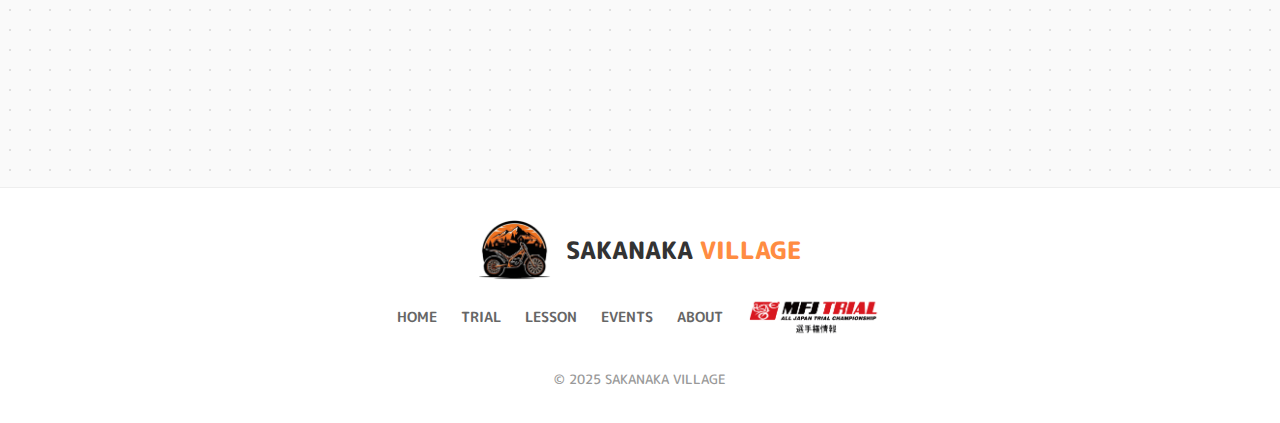
<file: about.html>
<!DOCTYPE html>
<html lang="ja">
<head>
    <meta charset="UTF-8">
    <meta name="viewport" content="width=device-width, initial-scale=1.0">
    <title>施設概要 - 坂中村トライアルランド</title>
    <link rel="stylesheet" href="style.css">
    <link rel="preconnect" href="https://fonts.googleapis.com">
    <link rel="preconnect" href="https://fonts.gstatic.com" crossorigin>
    <link href="https://fonts.googleapis.com/css2?family=M+PLUS+Rounded+1c:wght@400;500;700;800&family=Noto+Sans+JP:wght@400;500;700&display=swap" rel="stylesheet">
    <link href="https://fonts.googleapis.com/icon?family=Material+Icons+Round" rel="stylesheet">
    <style>
        .page-header {
            background-color: var(--primary-color);
            padding: 120px 0 60px;
            text-align: center;
            color: var(--text-color);
        }
        .page-title {
            font-size: 2.5rem;
            margin-bottom: 1rem;
        }
        .breadcrumb {
            color: #555;
            font-size: 0.9rem;
        }
        .company-table, .history-table {
            width: 100%;
            border-collapse: collapse;
            margin-bottom: 3rem;
            background: white;
            border-radius: var(--border-radius);
            overflow: hidden;
            box-shadow: var(--card-shadow);
        }
        .company-table th, .company-table td,
        .history-table th, .history-table td {
            padding: 1.5rem;
            text-align: left;
            border-bottom: 1px solid #eee;
        }
        .company-table th, .history-table th {
            background-color: #f9f9f9;
            font-weight: 700;
            width: 200px;
        }

        /* 沿革・施設概要テーブルのレスポンシブ対応 */
        @media (max-width: 768px) {
            .company-table th, .history-table th {
                width: 80px;
                white-space: nowrap; /* ヘッダーの折り返し防止 */
                padding: 0.8rem;
            }
            .company-table td, .history-table td {
                font-size: 0.95rem;
            }
        }
        .staff-list {
            list-style: none;
        }
        .staff-list li {
            margin-bottom: 0.5rem;
        }
        .machine-name {
            font-size: 0.9rem;
            color: #666;
            margin-left: 0.5rem;
        }
        .access-details {
            margin-top: 2rem;
            background: #fff;
            padding: 2rem;
            border-radius: var(--border-radius);
            box-shadow: var(--card-shadow);
        }
        .access-route {
            margin-bottom: 1.5rem;
            padding-bottom: 1.5rem;
            border-bottom: 1px dashed #ddd;
        }
        .access-route:last-child {
            border-bottom: none;
        }
        .route-title {
            font-weight: 700;
            margin-bottom: 0.5rem;
            display: flex;
            align-items: center;
            gap: 10px;
            font-size: 1.1rem;
        }
    </style>
</head>
<body>
    <!-- Navigation -->
    <nav class="navbar">
        <div class="nav-container">
            <div class="nav-brand" style="cursor: pointer;" onclick="window.location.href='index.html'">
                <img src="images/sakanaka-logo.png" alt="SAKANAKA VILLAGE" class="nav-logo-img">
                <div class="nav-brand-text">
                    <h1>SAKANAKA <span class="village-text">VILLAGE</span></h1>
                    <span class="brand-subtitle">坂中村トライアルランド</span>
                </div>
            </div>
            <ul class="nav-menu">
                <li class="nav-item"><a href="index.html" class="nav-link">HOME</a></li>
                <li class="nav-item"><a href="trial.html" class="nav-link">TRIAL</a></li>
                <li class="nav-item"><a href="lesson.html" class="nav-link">LESSON</a></li>
                <li class="nav-item"><a href="events.html" class="nav-link">EVENTS</a></li>
                <li class="nav-item"><a href="about.html" class="nav-link" style="color: var(--secondary-color);">ABOUT</a></li>
                <li class="nav-item action-btn"><a href="#contact" class="nav-link-btn">お問い合わせ</a></li>
            </ul>
            <div class="hamburger">
                <span class="bar"></span>
                <span class="bar"></span>
                <span class="bar"></span>
            </div>
        </div>
    </nav>

    <!-- Page Header -->
    <header class="page-header">
        <div class="container">
            <h1 class="page-title">ABOUT</h1>
            <div class="breadcrumb">HOME > 施設概要</div>
        </div>
    </header>

    <!-- Main Content -->
    <section class="section">
        <div class="container">
            <div class="section-header">
                <span class="section-tag">PROFILE</span>
                <h2>施設概要</h2>
                <p>坂中村トライアルランドについて</p>
            </div>

            <table class="company-table">
                <tbody>
                    <tr>
                        <th>施設名</th>
                        <td>坂中村トライアルランド (SAKANAKA VILLAGE)</td>
                    </tr>
                    <tr>
                        <th>所在地</th>
                        <td>〒381-0061 長野県長野市坂中３８１</td>
                    </tr>
                    <tr>
                        <th>代表者</th>
                        <td>中村 篤</td>
                    </tr>
                    <tr>
                        <th>設立</th>
                        <td>2023年</td>
                    </tr>
                    <tr>
                        <th>管理者</th>
                        <td>
                            <ul class="staff-list">
                                <li>
                                    <strong>中村 篤</strong>
                                    <span class="machine-name">(TRS XTRAC RR-E 250)</span>
                                </li>
                                <li>
                                    <strong>宇都宮 健雄</strong>
                                    <span class="machine-name">(TRS ONE RR-E 250 / Vertigo 250)</span>
                                </li>
                                <li>
                                    <strong>斎藤 輝夫</strong>
                                    <span class="machine-name">(HONDA RTL260F)</span>
                                </li>
                                <li>
                                    <strong>原山 隆広</strong>
                                    <span class="machine-name">(GASGAS TXT GP300 ＆ TXT RACING公道Ver)</span>
                                </li>
                            </ul>
                        </td>
                    </tr>
                </tbody>
            </table>

            <div class="section-header">
                <span class="section-tag">HISTORY</span>
                <h2>沿革</h2>
            </div>
            <table class="history-table">
                <tbody>
                    <tr>
                        <th>2023年9月</th>
                        <td>笹藪荒れ地を開拓<br>地名”坂中”とオーナー中村氏の名前から坂中村トライアルランドと命名</td>
                    </tr>
                    <tr>
                        <th>2023年10月</th>
                        <td>コンテナ、物置設置</td>
                    </tr>
                    <tr>
                        <th>2024年4月</th>
                        <td>トイレ設置</td>
                    </tr>
                    <tr>
                        <th>2025年8月</th>
                        <td>人工障害物設置</td>
                    </tr>
                </tbody>
            </table>

            <div class="section-header">
                <span class="section-tag">ACCESS</span>
                <h2>アクセス</h2>
            </div>

            <div class="access-map" style="margin-bottom: 2rem;">
                <iframe src="https://www.google.com/maps/embed?pb=!1m14!1m8!1m3!1d6397.335820343332!2d138.2068285!3d36.7065173!3m2!1i1024!2i768!4f13.1!3m3!1m2!1s0x5ff629cb7611edb3%3A0x7addf1bfe4a323f7!2z5Z2C5Lit5p2R44OI44Op44Kk44Ki44Or44Op44Oz44OJIFNBS0FOQUtBIFZJTExBR0U!5e0!3m2!1sja!2sjp!4v1765429615608!5m2!1sja!2sjp" width="100%" height="450" style="border:0; border-radius: 20px;" allowfullscreen="" loading="lazy" referrerpolicy="no-referrer-when-downgrade"></iframe>
            </div>

            <div class="access-details">
                <div class="access-route">
                    <div class="route-title"><span class="material-icons-round">directions_car</span> 須坂長野東IC方面から</div>
                    <p>上信越自動車道「須坂長野東IC」より車で約40分</p>
                </div>
                <div class="access-route">
                    <div class="route-title"><span class="material-icons-round">train</span> 長野駅から</div>
                    <p>長野駅より車で約20分</p>
                </div>
                <div class="access-buttons" style="margin-top: 2rem; text-align: center;">
                    <a href="https://maps.app.goo.gl/uQk7tUgRbHcdErCH6" target="_blank" class="btn-map">Google Mapsで見る</a>
                </div>
            </div>
        </div>
    </section>

    <!-- Contact/Footer Section -->
    <section id="contact" class="section contact">
        <div class="container">
            <div class="contact-box">
                <h2>お問い合わせはお気軽に</h2>
                <p>通常のLINEとは違い、ID不要、ニックネームのみで参加出来るオープンチャットを開設しています。</p>
                <a href="https://line.me/ti/g2/vHD_fdbdG8MsCP6qrtG6Tg1cD-awh3cVIGlbyQ?utm_source=invitation&utm_medium=link_copy&utm_campaign=default" target="_blank" class="btn-line">
                    <img src="images/sakanaka-openchat-icon.jpg" alt="LINE" class="btn-icon-img"> LINEオープンチャットに参加
                </a>
            </div>
        </div>
    </section>

    <footer class="footer">
        <div class="container">
            <div class="footer-content">
                <div class="footer-logo">
                    <img src="images/sakanaka-logo.png" alt="SAKANAKA VILLAGE" class="footer-logo-img">
                    <div>SAKANAKA <span class="village-text">VILLAGE</span></div>
                </div>
                <ul class="footer-links">
                    <li><a href="index.html">HOME</a></li>
                    <li><a href="trial.html">TRIAL</a></li>
                    <li><a href="lesson.html">LESSON</a></li>
                    <li><a href="events.html">EVENTS</a></li>
                    <li><a href="about.html">ABOUT</a></li>
                    <li>
                        <a href="https://www.mfj.or.jp/motosports/trial/local-championship/" target="_blank" title="MFJ地方トライアル選手権シリーズ" class="footer-icon-link">
                            <img src="images/mfj-icon.png" alt="MFJ地方トライアル選手権シリーズ">
                        </a>
                    </li>
                </ul>
            </div>
            <p class="copyright">&copy; 2025 SAKANAKA VILLAGE</p>
        </div>
    </footer>

    <div id="floating-line-btn" class="floating-btn">
        <a href="#contact" title="お問い合わせへスクロール">
            <div class="icon-wrapper">
                <img src="images/sakanaka-openchat-icon.jpg" alt="坂中村オープンチャット" class="icon-img main-icon">
                <img src="images/line-openchat-icon.png" alt="LINE" class="icon-img sub-icon">
            </div>
        </a>
    </div>

    <script src="script.js"></script>
</body>
</html>
</file>
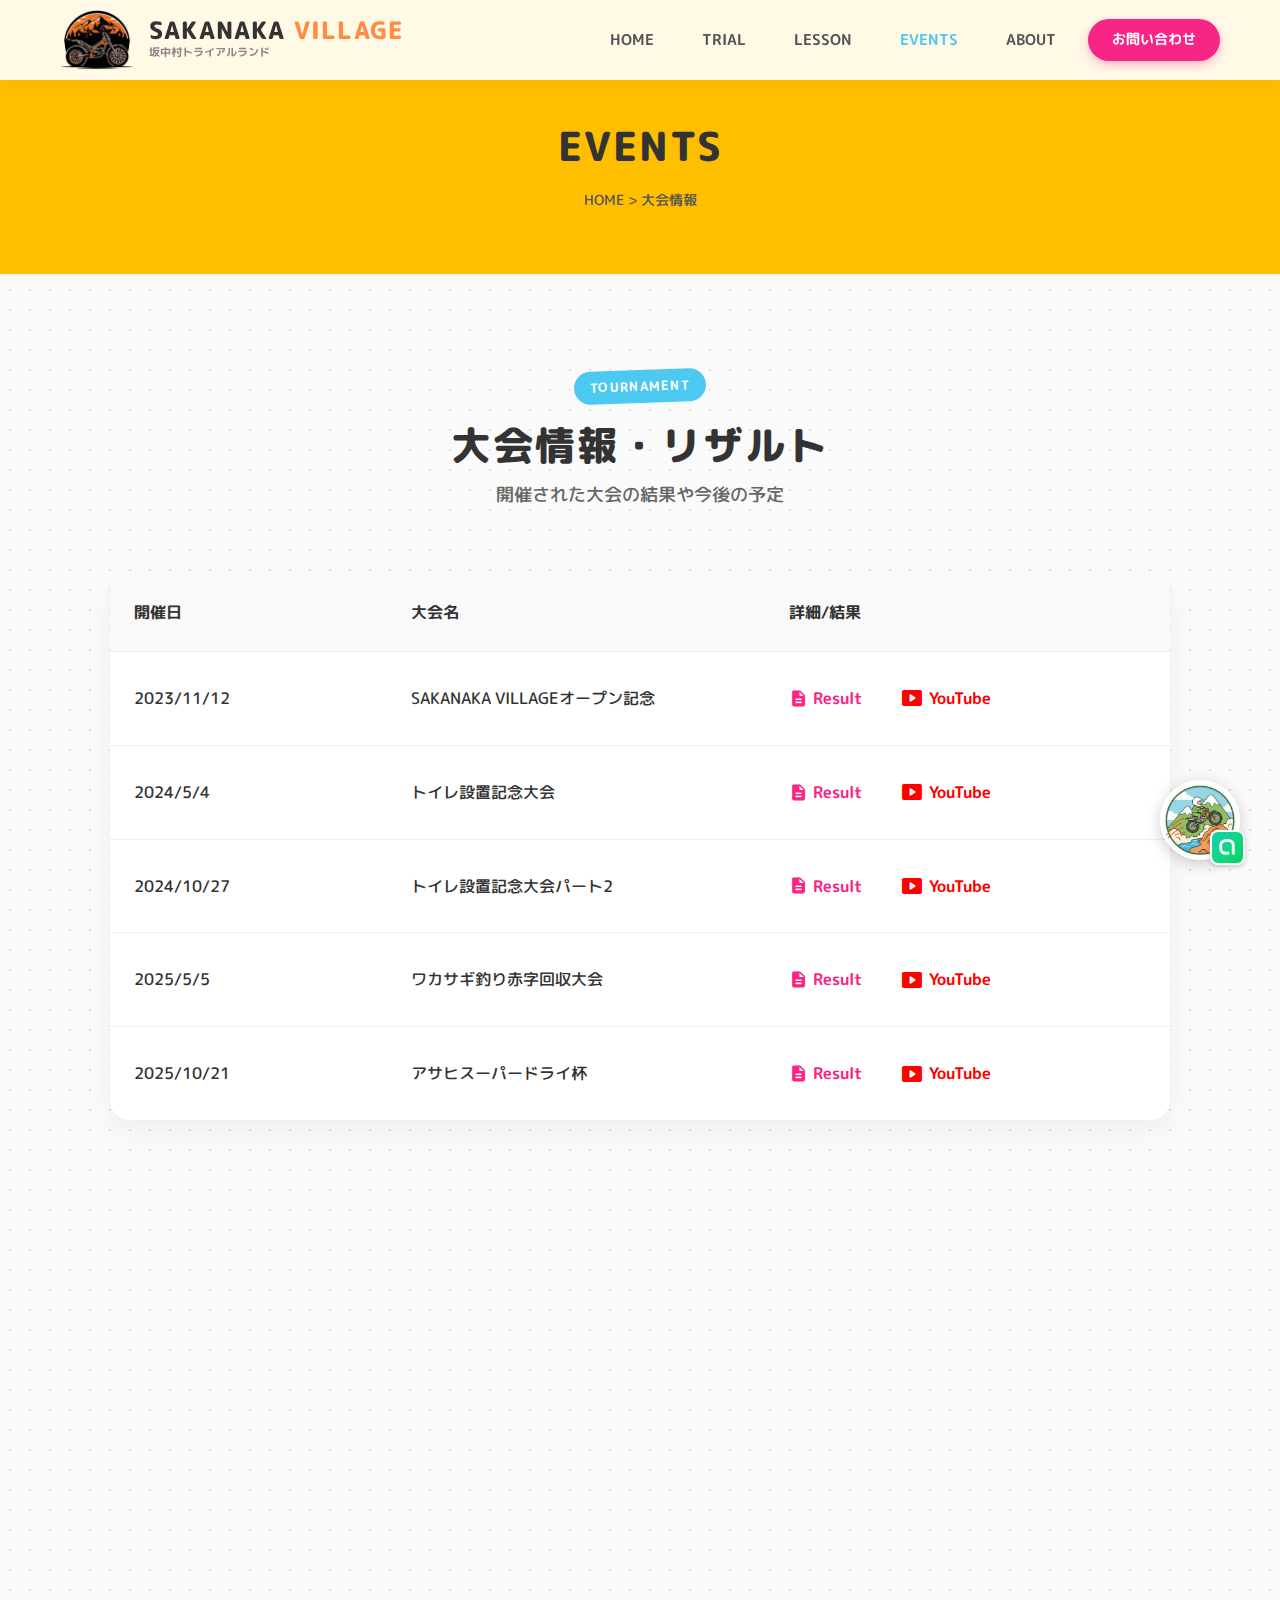
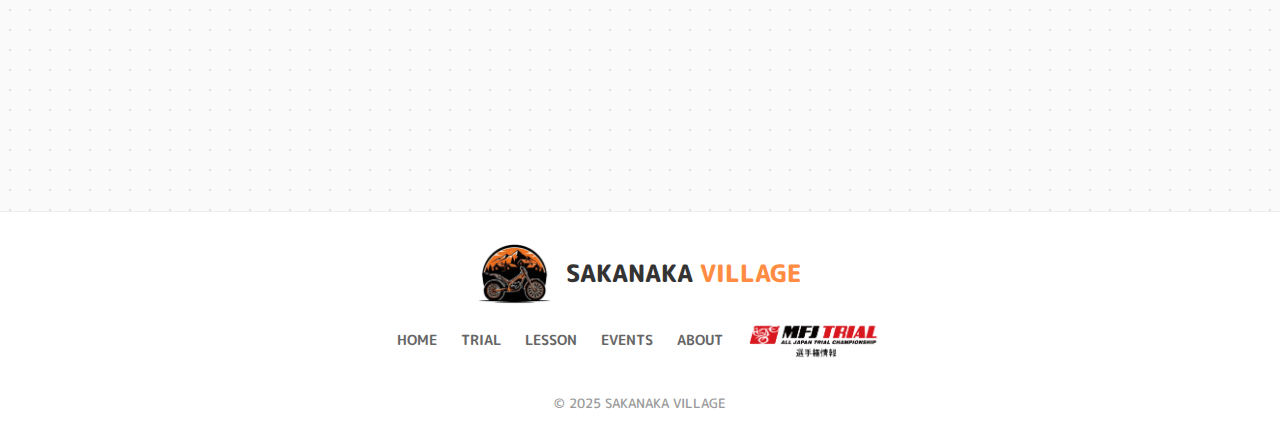
<file: events.html>
<!DOCTYPE html>
<html lang="ja">
<head>
    <meta charset="UTF-8">
    <meta name="viewport" content="width=device-width, initial-scale=1.0">
    <title>大会情報- 坂中村トライアルランド</title>
    <link rel="stylesheet" href="style.css">
    <link rel="preconnect" href="https://fonts.googleapis.com">
    <link rel="preconnect" href="https://fonts.gstatic.com" crossorigin>
    <link href="https://fonts.googleapis.com/css2?family=M+PLUS+Rounded+1c:wght@400;500;700;800&family=Noto+Sans+JP:wght@400;500;700&display=swap" rel="stylesheet">
    <link href="https://fonts.googleapis.com/icon?family=Material+Icons+Round" rel="stylesheet">
    <style>
        .page-header {
            background-color: var(--primary-color);
            padding: 120px 0 60px;
            text-align: center;
            color: var(--text-color);
        }
        .page-title {
            font-size: 2.5rem;
            margin-bottom: 1rem;
        }
        .breadcrumb {
            color: #555;
            font-size: 0.9rem;
        }
        .events-table {
            width: 100%;
            border-collapse: collapse;
            margin-top: 2rem;
            background: white;
            border-radius: var(--border-radius);
            overflow: hidden;
            box-shadow: var(--card-shadow);
        }
        .events-table th, .events-table td {
            padding: 1.5rem;
            text-align: left;
            border-bottom: 1px solid #eee;
        }
        .events-table td:nth-child(3) {
            padding-left: calc(1.5rem - 12px);
        }
        .events-table th {
            background-color: #f9f9f9;
            font-weight: 700;
            width: 150px;
        }
        .events-table th:first-child,
        .events-table td:first-child {
            max-width: 110px;
            width: 110px;
        }
        .events-table tr:last-child td {
            border-bottom: none;
        }
        .pdf-link, .video-link {
            font-weight: 700;
            display: inline-flex;
            align-items: center;
            gap: 5px;
            padding: 8px 12px;
            cursor: pointer;
            border-radius: 8px;
            transition: background-color 0.3s ease;
            text-decoration: none;
            vertical-align: middle;
        }
        .pdf-link {
            color: var(--accent-color);
        }
        .pdf-link:hover {
            background-color: rgba(255, 99, 71, 0.1);
        }
        .pdf-link:hover .pdf-text {
            text-decoration: underline;
        }
        .video-link {
            color: #FF0000;
            margin-left: 10px;
        }
        .video-link:hover {
            background-color: rgba(255, 0, 0, 0.1);
        }
        .video-link:hover .link-text {
            text-decoration: underline;
        }

        /* スマートフォン向けレスポンシブスタイル */
        @media (max-width: 768px) {
            .page-header {
                padding: 100px 0 40px;
            }
            .page-title {
                font-size: 2rem;
            }

            .events-table {
                display: block;
                background: transparent;
                box-shadow: none;
                border-radius: 0;
            }
            .events-table thead {
                display: none;
            }
            .events-table tbody {
                display: flex;
                flex-direction: column;
                gap: 1.5rem;
            }
            .events-table tr {
                display: flex;
                flex-direction: column;
                background: white;
                padding: 1.5rem;
                border-radius: var(--border-radius);
                box-shadow: var(--card-shadow);
            }
            .events-table td {
                display: block;
                padding: 0;
                border: none;
                width: 100%;
            }

            /* 開催日 */
            .events-table td:nth-child(1) {
                width: auto;
                max-width: none;
                color: #888;
                font-weight: 700;
                font-size: 0.9rem;
                margin-bottom: 0.5rem;
                background: #f0f0f0;
                display: inline-block;
                padding: 0.2rem 0.8rem;
                border-radius: 20px;
                align-self: flex-start; /* 左寄せ */
            }

            /* 大会名 */
            .events-table td:nth-child(2) {
                font-size: 1.3rem;
                font-weight: 800;
                margin-bottom: 1.2rem;
                line-height: 1.4;
            }

            /* ボタンエリア */
            .events-table td:nth-child(3) {
                display: flex;
                flex-wrap: wrap;
                gap: 10px;
                padding-left: 0 !important;
                border-top: 1px dashed #eee;
                padding-top: 1rem;
            }

            .pdf-link, .video-link {
                flex: 1;
                justify-content: center;
                background: #f9f9f9;
                padding: 12px;
                border-radius: 12px;
                margin: 0; /* マージンリセット */
            }
            .video-link {
                margin-left: 0; /* マージンリセット */
            }
        }

        /* モーダル用スタイル */
        .modal {
            display: none;
            position: fixed;
            z-index: 10000;
            left: 0;
            top: 0;
            width: 100%;
            height: 100%;
            background-color: rgba(0, 0, 0, 0.7);
            backdrop-filter: blur(8px);
            opacity: 0;
            transition: opacity 0.3s ease;
        }
        .modal.active {
            display: flex;
            align-items: center;
            justify-content: center;
            opacity: 1;
        }
        .modal-content {
            position: relative;
            background-color: #fff;
            width: 95%;
            height: 90%;
            max-width: 1200px;
            border-radius: 24px;
            overflow: hidden;
            box-shadow: 0 20px 60px rgba(0,0,0,0.3);
            display: flex;
            flex-direction: column;
            transform: scale(0.9);
            transition: transform 0.4s cubic-bezier(0.16, 1, 0.3, 1);
        }
        .modal.active .modal-content {
            transform: scale(1);
        }
        .modal-header {
            display: flex;
            justify-content: space-between;
            align-items: center;
            padding: 15px 20px;
            background-color: #fff;
            border-bottom: 1px solid #f0f0f0;
            box-shadow: 0 2px 10px rgba(0,0,0,0.02);
            z-index: 10;
        }
        .modal-header h3 {
            margin: 0;
            font-size: 1.1rem;
            color: var(--text-color);
            font-weight: 700;
            display: flex;
            align-items: center;
            gap: 10px;
            white-space: nowrap;
            overflow: hidden;
            text-overflow: ellipsis;
        }
        .modal-header h3.is-pdf::before {
            content: 'PDF';
            background-color: var(--accent-color);
            color: white;
            font-size: 0.7rem;
            padding: 3px 8px;
            border-radius: 6px;
            font-weight: 800;
            letter-spacing: 0.05em;
        }
        .modal-header h3.is-video::before {
            content: 'VIDEO';
            background-color: #FF0000;
            color: white;
            font-size: 0.7rem;
            padding: 3px 8px;
            border-radius: 6px;
            font-weight: 800;
            letter-spacing: 0.05em;
        }
        .modal-close {
            background: #f5f5f5;
            border: none;
            font-size: 1.5rem;
            cursor: pointer;
            color: #666;
            transition: all 0.3s ease;
            width: 36px;
            height: 36px;
            border-radius: 50%;
            display: flex;
            align-items: center;
            justify-content: center;
            flex-shrink: 0;
            margin-left: 15px;
        }
        .modal-close:hover {
            background-color: var(--text-color);
            color: white;
            transform: rotate(90deg);
        }
        .modal-body {
            flex: 1;
            width: 100%;
            background-color: #000; /* Video/PDF Viewer Background Color */
            position: relative;
        }
        .modal-body iframe {
            width: 100%;
            height: 100%;
            border: none;
            display: block;
        }
        /* Loading Spinner */
        .modal-body::before {
            content: '';
            position: absolute;
            top: 50%;
            left: 50%;
            width: 40px;
            height: 40px;
            border: 4px solid rgba(255,255,255,0.3);
            border-top-color: white;
            border-radius: 50%;
            animation: spin 1s linear infinite;
            transform: translate(-50%, -50%);
            z-index: 0;
        }
        .modal-body iframe {
            position: relative;
            z-index: 1;
        }
        @keyframes spin {
            to { transform: translate(-50%, -50%) rotate(360deg); }
        }
    </style>
</head>
<body>
    <!-- Navigation -->
    <nav class="navbar">
        <div class="nav-container">
            <div class="nav-brand" style="cursor: pointer;" onclick="window.location.href='index.html'">
                <img src="images/sakanaka-logo.png" alt="SAKANAKA VILLAGE" class="nav-logo-img">
                <div class="nav-brand-text">
                    <h1>SAKANAKA <span class="village-text">VILLAGE</span></h1>
                    <span class="brand-subtitle">坂中村トライアルランド</span>
                </div>
            </div>
            <ul class="nav-menu">
                <li class="nav-item"><a href="index.html" class="nav-link">HOME</a></li>
                <li class="nav-item"><a href="trial.html" class="nav-link">TRIAL</a></li>
                <li class="nav-item"><a href="lesson.html" class="nav-link">LESSON</a></li>
                <li class="nav-item"><a href="events.html" class="nav-link" style="color: var(--secondary-color);">EVENTS</a></li>
                <li class="nav-item"><a href="about.html" class="nav-link">ABOUT</a></li>
                <li class="nav-item action-btn"><a href="#contact" class="nav-link-btn">お問い合わせ</a></li>
            </ul>
            <div class="hamburger">
                <span class="bar"></span>
                <span class="bar"></span>
                <span class="bar"></span>
            </div>
        </div>
    </nav>

    <!-- Page Header -->
    <header class="page-header">
        <div class="container">
            <h1 class="page-title">EVENTS</h1>
            <div class="breadcrumb">HOME > 大会情報</div>
        </div>
    </header>

    <!-- Main Content -->
    <section class="section">
        <div class="container">
            <div class="section-header">
                <span class="section-tag">TOURNAMENT</span>
                <h2>大会情報・リザルト</h2>
                <p>開催された大会の結果や今後の予定</p>
            </div>

            <table class="events-table">
                <thead>
                    <tr>
                        <th>開催日</th>
                        <th>大会名</th>
                        <th>詳細/結果</th>
                    </tr>
                </thead>
                <tbody>
                    <!-- BEGIN: events -->
                    <tr>
                        <td>2023/11/12</td>
                        <td>SAKANAKA VILLAGEオープン記念</td>
                        <td>
                            <span class="pdf-link" data-pdf="events/taikai1.pdf" data-title="SAKANAKA VILLAGEオープン記念 リザルト"><span class="material-icons-round" style="font-size:1.2rem;">description</span> <span class="pdf-text">Result</span></span>
                            <span class="video-link" data-video-id="pD7AAttA6CY" data-title="SAKANAKA VILLAGEオープン記念 動画"><span class="material-icons-round">smart_display</span> <span class="link-text">YouTube</span></span>
                        </td>
                    </tr>
                    <tr>
                        <td>2024/5/4</td>
                        <td>トイレ設置記念大会</td>
                        <td>
                            <span class="pdf-link" data-pdf="events/taikai2.pdf" data-title="トイレ設置記念大会 リザルト"><span class="material-icons-round" style="font-size:1.2rem;">description</span> <span class="pdf-text">Result</span></span>
                            <span class="video-link" data-video-id="TGWab-_chvA" data-title="トイレ設置記念大会 動画"><span class="material-icons-round">smart_display</span> <span class="link-text">YouTube</span></span>
                        </td>
                    </tr>
                    <tr>
                        <td>2024/10/27</td>
                        <td>トイレ設置記念大会パート2</td>
                        <td>
                            <span class="pdf-link" data-pdf="events/taikai3.pdf" data-title="トイレ設置記念大会パート2 リザルト"><span class="material-icons-round" style="font-size:1.2rem;">description</span> <span class="pdf-text">Result</span></span>
                            <span class="video-link" data-video-id="Ut3QcTI91bg" data-title="トイレ設置記念大会パート2 動画"><span class="material-icons-round">smart_display</span> <span class="link-text">YouTube</span></span>
                        </td>
                    </tr>
                    <tr>
                        <td>2025/5/5</td>
                        <td>ワカサギ釣り赤字回収大会</td>
                        <td>
                            <span class="pdf-link" data-pdf="events/taikai4.pdf" data-title="ワカサギ釣り赤字回収大会 リザルト"><span class="material-icons-round" style="font-size:1.2rem;">description</span> <span class="pdf-text">Result</span></span>
                            <span class="video-link" data-video-id="9Z9b9Vo97QE" data-title="ワカサギ釣り赤字回収大会 動画"><span class="material-icons-round">smart_display</span> <span class="link-text">YouTube</span></span>
                        </td>
                    </tr>
                    <tr>
                        <td>2025/10/21</td>
                        <td>アサヒスーパードライ杯</td>
                        <td>
                            <span class="pdf-link" data-pdf="events/taikai5.pdf" data-title="アサヒスーパードライ杯 リザルト"><span class="material-icons-round" style="font-size:1.2rem;">description</span> <span class="pdf-text">Result</span></span>
                            <span class="video-link" data-video-id="nWRZhTFsy18" data-title="アサヒスーパードライ杯 動画"><span class="material-icons-round">smart_display</span> <span class="link-text">YouTube</span></span>
                        </td>
                    </tr>
                <!-- END: events -->
                </tbody>
            </table>
        </div>
    </section>

    <!-- Contact/Footer Section -->
    <section id="contact" class="section contact">
        <div class="container">
            <div class="contact-box">
                <h2>お問い合わせはお気軽に</h2>
                <p>通常のLINEとは違い、ID不要、ニックネームのみで参加出来るオープンチャットを開設しています。</p>
                <a href="https://line.me/ti/g2/vHD_fdbdG8MsCP6qrtG6Tg1cD-awh3cVIGlbyQ?utm_source=invitation&utm_medium=link_copy&utm_campaign=default" target="_blank" class="btn-line">
                    <img src="images/sakanaka-openchat-icon.jpg" alt="LINE" class="btn-icon-img"> LINEオープンチャットに参加
                </a>
            </div>
        </div>
    </section>

    <footer class="footer">
        <div class="container">
            <div class="footer-content">
                <div class="footer-logo">
                    <img src="images/sakanaka-logo.png" alt="SAKANAKA VILLAGE" class="footer-logo-img">
                    <div>SAKANAKA <span class="village-text">VILLAGE</span></div>
                </div>
                <ul class="footer-links">
                    <li><a href="index.html">HOME</a></li>
                    <li><a href="trial.html">TRIAL</a></li>
                    <li><a href="lesson.html">LESSON</a></li>
                    <li><a href="events.html">EVENTS</a></li>
                    <li><a href="about.html">ABOUT</a></li>
                    <li>
                        <a href="https://www.mfj.or.jp/motosports/trial/local-championship/" target="_blank" title="MFJ地方トライアル選手権シリーズ" class="footer-icon-link">
                            <img src="images/mfj-icon.png" alt="MFJ地方トライアル選手権シリーズ">
                        </a>
                    </li>
                </ul>
            </div>
            <p class="copyright">&copy; 2025 SAKANAKA VILLAGE</p>
        </div>
    </footer>

    <div id="floating-line-btn" class="floating-btn">
        <a href="#contact" title="お問い合わせへスクロール">
            <div class="icon-wrapper">
                <img src="images/sakanaka-openchat-icon.jpg" alt="坂中村オープンチャット" class="icon-img main-icon">
                <img src="images/line-openchat-icon.png" alt="LINE" class="icon-img sub-icon">
            </div>
        </a>
    </div>

    <!-- Modal -->
    <div id="modal" class="modal">
        <div class="modal-content">
            <div class="modal-header">
                <h3 id="modalTitle">リザルト</h3>
                <button class="modal-close" id="closeModal">
                    <span class="material-icons-round">close</span>
                </button>
            </div>
            <div class="modal-body">
                <iframe id="modalFrame" src="" allow="fullscreen; autoplay; encrypted-media; picture-in-picture"></iframe>
            </div>
        </div>
    </div>

    <script src="script.js"></script>
    <script>
        // モーダル機能
        const modal = document.getElementById('modal');
        const modalFrame = document.getElementById('modalFrame');
        const modalTitle = document.getElementById('modalTitle');
        const closeModal = document.getElementById('closeModal');

        // リザルト(PDF)リンクの処理
        const pdfLinks = document.querySelectorAll('.pdf-link');
        pdfLinks.forEach(link => {
            link.addEventListener('click', function(e) {
                e.preventDefault();
                const pdfPath = this.getAttribute('data-pdf');
                const title = this.getAttribute('data-title');

                // ローカルのPDF.jsビューワーを使用
                const viewerUrl = `pdfjs/web/viewer.html?file=${encodeURIComponent('../../' + pdfPath)}`;

                modalFrame.src = viewerUrl;
                modalTitle.textContent = title;

                // バッジの切り替え
                modalTitle.classList.remove('is-video');
                modalTitle.classList.add('is-pdf');

                modal.classList.add('active');
                document.body.style.overflow = 'hidden';
            });
        });

        // 動画リンクの処理
        const videoLinks = document.querySelectorAll('.video-link');
        videoLinks.forEach(link => {
            link.addEventListener('click', function(e) {
                e.preventDefault();
                const videoId = this.getAttribute('data-video-id');
                const title = this.getAttribute('data-title');

                // YouTube Embed URL with volume parameter (enablejsapi for volume control)
                const embedUrl = `https://www.youtube.com/embed/${videoId}?autoplay=1&rel=0&enablejsapi=1`;

                modalFrame.src = embedUrl;
                modalTitle.textContent = title;

                // バッジの切り替え
                modalTitle.classList.remove('is-pdf');
                modalTitle.classList.add('is-video');

                modal.classList.add('active');
                document.body.style.overflow = 'hidden';

                // YouTube IFrame APIでボリューム設定
                modalFrame.onload = function() {
                    setTimeout(() => {
                        try {
                            modalFrame.contentWindow.postMessage('{"event":"command","func":"setVolume","args":[20]}', '*');
                        } catch(e) {
                            console.log('Volume control not available');
                        }
                    }, 1000);
                };
            });
        });

        // 閉じる処理 (共通)
        function closeModalFunc() {
            modal.classList.remove('active');
            modalFrame.src = ''; // 再生停止
            document.body.style.overflow = '';
        }

        closeModal.addEventListener('click', closeModalFunc);

        modal.addEventListener('click', function(e) {
            if (e.target === modal) {
                closeModalFunc();
            }
        });

        document.addEventListener('keydown', function(e) {
            if (e.key === 'Escape' && modal.classList.contains('active')) {
                closeModalFunc();
            }
        });
    </script>
</body>
</html>
</file>
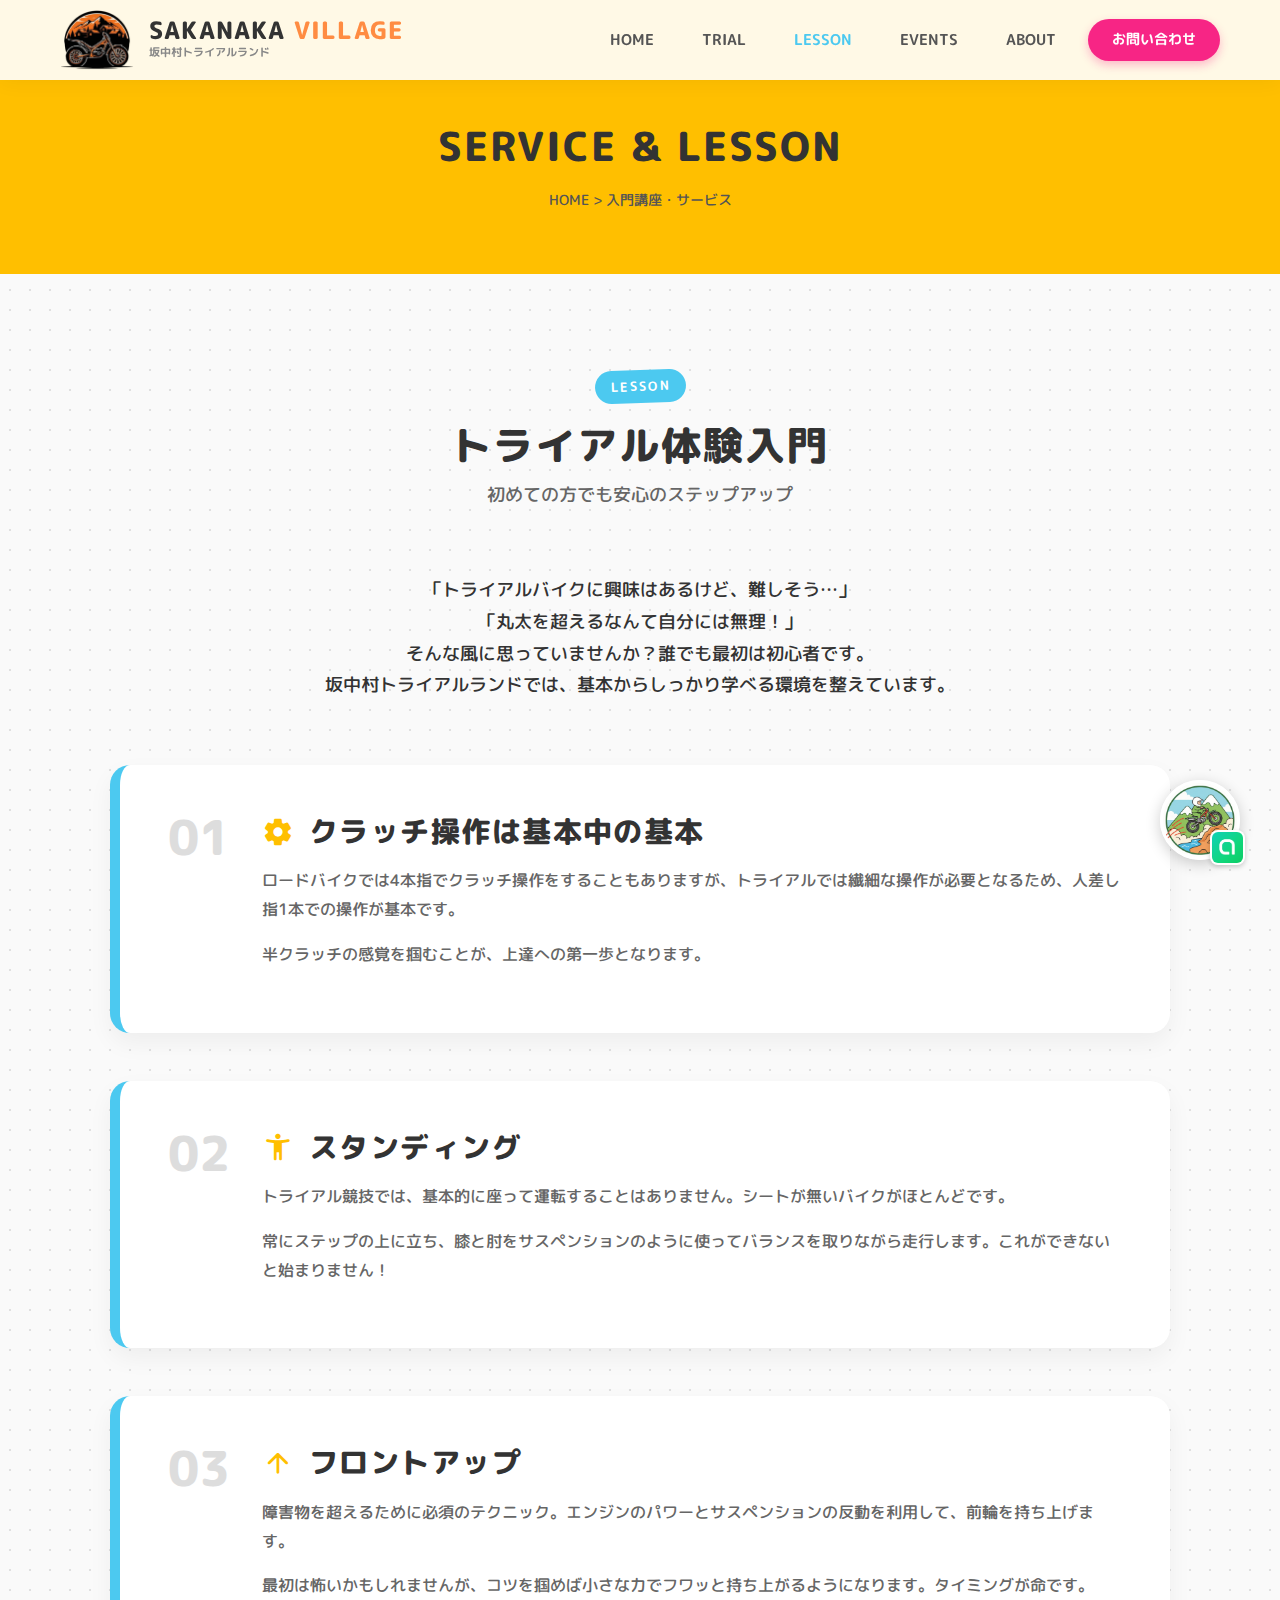
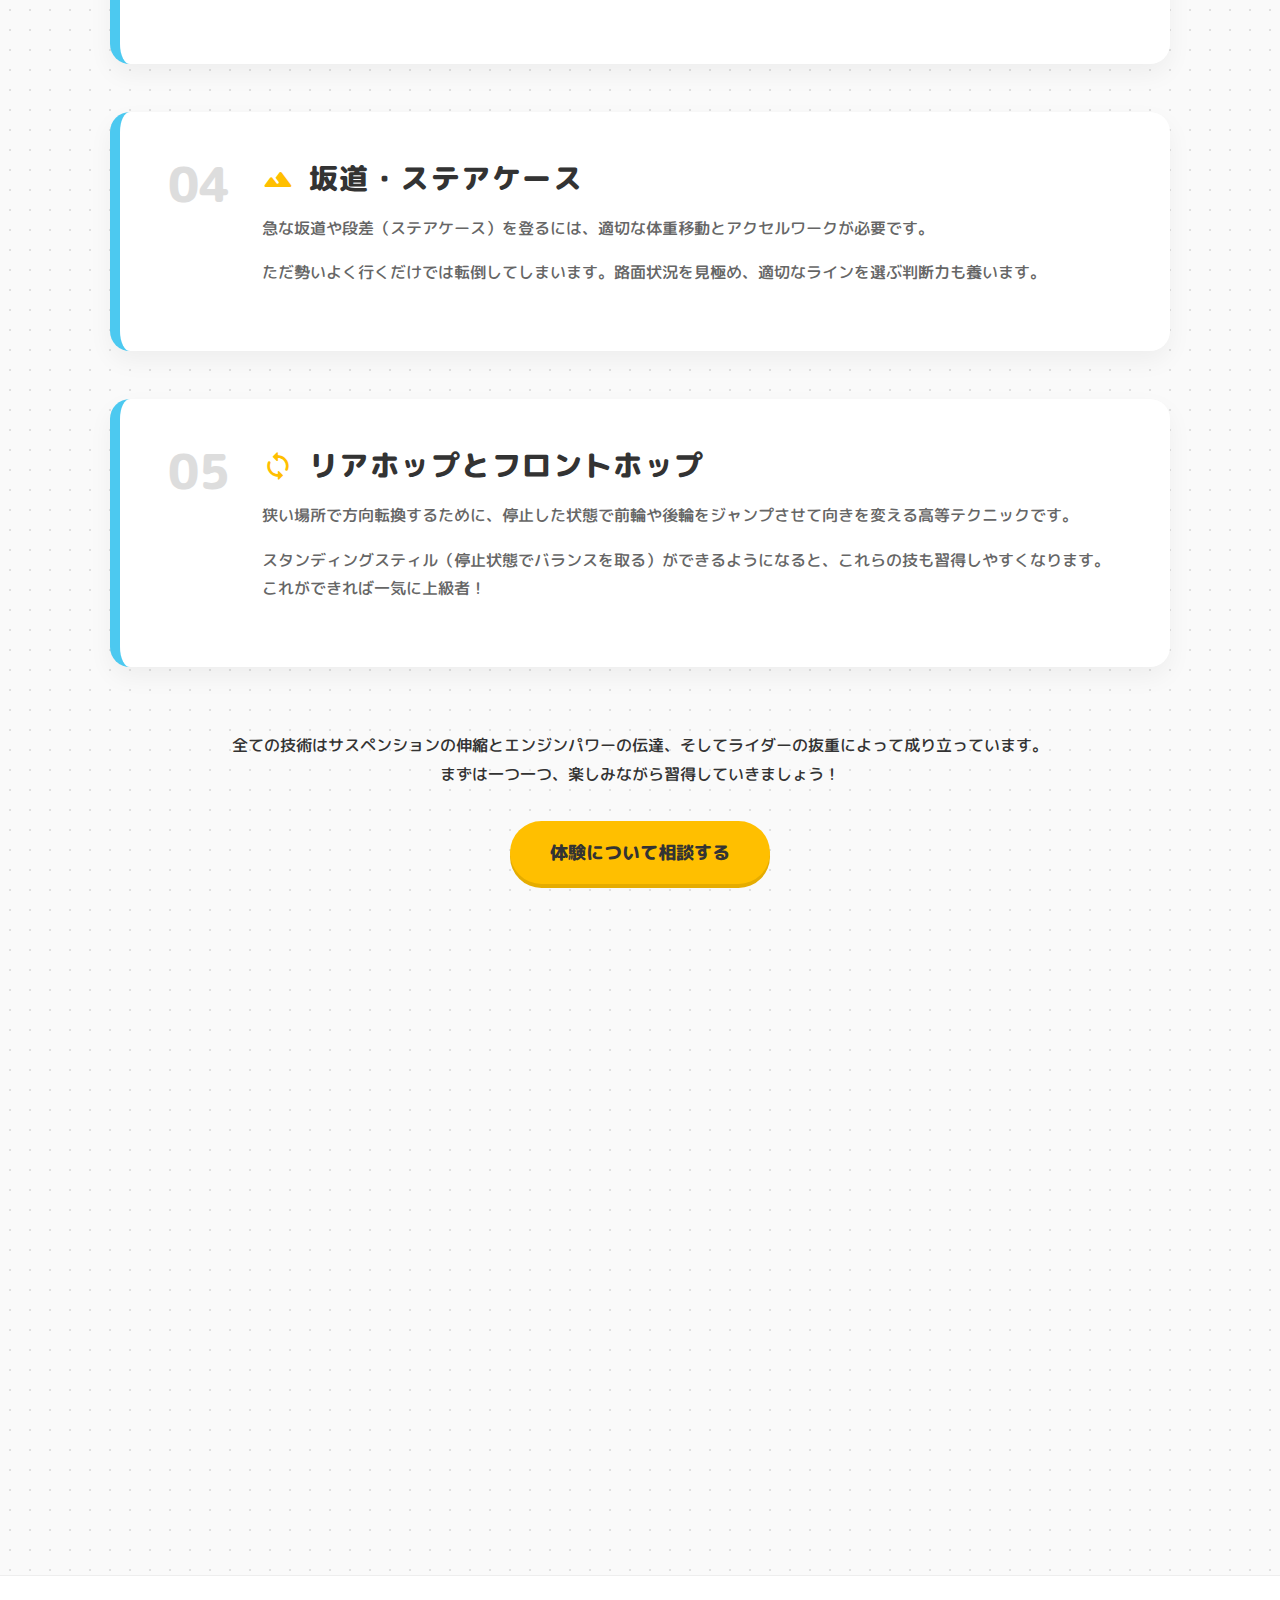
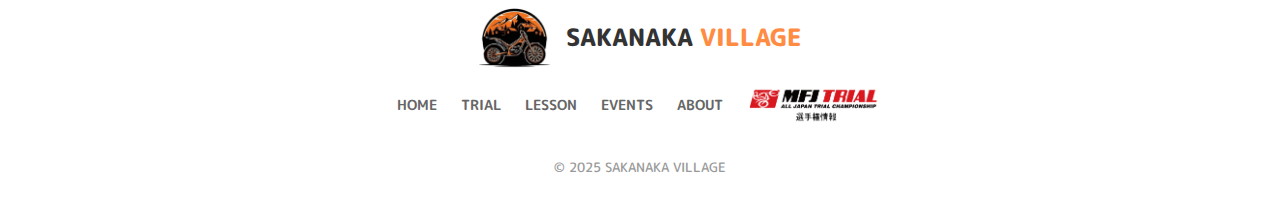
<file: lesson.html>
<!DOCTYPE html>
<html lang="ja">
<head>
    <meta charset="UTF-8">
    <meta name="viewport" content="width=device-width, initial-scale=1.0">
    <title>入門講座・サービス - 坂中村トライアルランド</title>
    <link rel="stylesheet" href="style.css">
    <link rel="preconnect" href="https://fonts.googleapis.com">
    <link rel="preconnect" href="https://fonts.gstatic.com" crossorigin>
    <link href="https://fonts.googleapis.com/css2?family=M+PLUS+Rounded+1c:wght@400;500;700;800&family=Noto+Sans+JP:wght@400;500;700&display=swap" rel="stylesheet">
    <link href="https://fonts.googleapis.com/icon?family=Material+Icons+Round" rel="stylesheet">
    <style>
        .page-header {
            background-color: var(--primary-color);
            padding: 120px 0 60px;
            text-align: center;
            color: var(--text-color);
        }
        .page-title {
            font-size: 2.5rem;
            margin-bottom: 1rem;
        }
        .breadcrumb {
            color: #555;
            font-size: 0.9rem;
        }
        .intro-intro {
            text-align: center;
            max-width: 800px;
            margin: 0 auto 4rem;
            font-size: 1.1rem;
        }
        .step-list {
            display: grid;
            gap: 3rem;
        }
        .step-item {
            background: white;
            border-radius: var(--border-radius);
            padding: 3rem;
            box-shadow: var(--card-shadow);
            display: flex;
            align-items: flex-start;
            gap: 2rem;
            border-left: 10px solid var(--secondary-color);
        }
        .step-number {
            font-size: 3rem;
            font-weight: 800;
            color: #ddd;
            line-height: 1;
        }
        .step-content {
            flex: 1;
        }
        .step-content h3 {
            font-size: 1.8rem;
            margin-bottom: 1rem;
            color: var(--text-color);
            display: flex;
            align-items: center;
            gap: 15px;
        }
        .step-content p {
            color: #666;
            margin-bottom: 1rem;
        }
        .step-icon {
            color: var(--primary-color);
            font-size: 2rem;
        }

        @media (max-width: 768px) {
            .step-item {
                flex-direction: column;
                padding: 2rem;
            }
            .step-number {
                display: none; /* Hide big number on mobile */
            }
        }
    </style>
</head>
<body>
    <!-- Navigation -->
    <nav class="navbar">
        <div class="nav-container">
            <div class="nav-brand" style="cursor: pointer;" onclick="window.location.href='index.html'">
                <img src="images/sakanaka-logo.png" alt="SAKANAKA VILLAGE" class="nav-logo-img">
                <div class="nav-brand-text">
                    <h1>SAKANAKA <span class="village-text">VILLAGE</span></h1>
                    <span class="brand-subtitle">坂中村トライアルランド</span>
                </div>
            </div>
            <ul class="nav-menu">
                <li class="nav-item"><a href="index.html" class="nav-link">HOME</a></li>
                <li class="nav-item"><a href="trial.html" class="nav-link">TRIAL</a></li>
                <li class="nav-item"><a href="lesson.html" class="nav-link" style="color: var(--secondary-color);">LESSON</a></li>
                <li class="nav-item"><a href="events.html" class="nav-link">EVENTS</a></li>
                <li class="nav-item"><a href="about.html" class="nav-link">ABOUT</a></li>
                <li class="nav-item action-btn"><a href="#contact" class="nav-link-btn">お問い合わせ</a></li>
            </ul>
            <div class="hamburger">
                <span class="bar"></span>
                <span class="bar"></span>
                <span class="bar"></span>
            </div>
        </div>
    </nav>

    <!-- Page Header -->
    <header class="page-header">
        <div class="container">
            <h1 class="page-title">SERVICE & LESSON</h1>
            <div class="breadcrumb">HOME > 入門講座・サービス</div>
        </div>
    </header>

    <!-- Main Content -->
    <section class="section">
        <div class="container">
            <div class="section-header">
                <span class="section-tag">LESSON</span>
                <h2>トライアル体験入門</h2>
                <p>初めての方でも安心のステップアップ</p>
            </div>

            <div class="intro-intro">
                <p>
                    「トライアルバイクに興味はあるけど、難しそう…」<br>
                    「丸太を超えるなんて自分には無理！」<br>
                    そんな風に思っていませんか？誰でも最初は初心者です。<br>
                    坂中村トライアルランドでは、基本からしっかり学べる環境を整えています。
                </p>
            </div>

            <div class="step-list">
                <div class="step-item">
                    <div class="step-number">01</div>
                    <div class="step-content">
                        <h3><span class="material-icons-round step-icon">settings</span> クラッチ操作は基本中の基本</h3>
                        <p>ロードバイクでは4本指でクラッチ操作をすることもありますが、トライアルでは繊細な操作が必要となるため、人差し指1本での操作が基本です。</p>
                        <p>半クラッチの感覚を掴むことが、上達への第一歩となります。</p>
                    </div>
                </div>

                <div class="step-item">
                    <div class="step-number">02</div>
                    <div class="step-content">
                        <h3><span class="material-icons-round step-icon">accessibility_new</span> スタンディング</h3>
                        <p>トライアル競技では、基本的に座って運転することはありません。シートが無いバイクがほとんどです。</p>
                        <p>常にステップの上に立ち、膝と肘をサスペンションのように使ってバランスを取りながら走行します。これができないと始まりません！</p>
                    </div>
                </div>

                <div class="step-item">
                    <div class="step-number">03</div>
                    <div class="step-content">
                        <h3><span class="material-icons-round step-icon">arrow_upward</span> フロントアップ</h3>
                        <p>障害物を超えるために必須のテクニック。エンジンのパワーとサスペンションの反動を利用して、前輪を持ち上げます。</p>
                        <p>最初は怖いかもしれませんが、コツを掴めば小さな力でフワッと持ち上がるようになります。タイミングが命です。</p>
                    </div>
                </div>

                <div class="step-item">
                    <div class="step-number">04</div>
                    <div class="step-content">
                        <h3><span class="material-icons-round step-icon">landscape</span> 坂道・ステアケース</h3>
                        <p>急な坂道や段差（ステアケース）を登るには、適切な体重移動とアクセルワークが必要です。</p>
                        <p>ただ勢いよく行くだけでは転倒してしまいます。路面状況を見極め、適切なラインを選ぶ判断力も養います。</p>
                    </div>
                </div>

                <div class="step-item">
                    <div class="step-number">05</div>
                    <div class="step-content">
                        <h3><span class="material-icons-round step-icon">sync</span> リアホップとフロントホップ</h3>
                        <p>狭い場所で方向転換するために、停止した状態で前輪や後輪をジャンプさせて向きを変える高等テクニックです。</p>
                        <p>スタンディングスティル（停止状態でバランスを取る）ができるようになると、これらの技も習得しやすくなります。これができれば一気に上級者！</p>
                    </div>
                </div>
            </div>

            <div style="margin-top: 4rem; text-align: center;">
                <p>全ての技術はサスペンションの伸縮とエンジンパワーの伝達、そしてライダーの抜重によって成り立っています。<br>
                まずは一つ一つ、楽しみながら習得していきましょう！</p>
                <a href="#contact" class="btn-primary" style="margin-top: 2rem;">体験について相談する</a>
            </div>
        </div>
    </section>

    <!-- Contact/Footer Section -->
    <section id="contact" class="section contact">
        <div class="container">
            <div class="contact-box">
                <h2>お問い合わせはお気軽に</h2>
                <p>通常のLINEとは違い、ID不要、ニックネームのみで参加出来るオープンチャットを開設しています。</p>
                <a href="https://line.me/ti/g2/vHD_fdbdG8MsCP6qrtG6Tg1cD-awh3cVIGlbyQ?utm_source=invitation&utm_medium=link_copy&utm_campaign=default" target="_blank" class="btn-line">
                    <img src="images/sakanaka-openchat-icon.jpg" alt="LINE" class="btn-icon-img"> LINEオープンチャットに参加
                </a>
            </div>
        </div>
    </section>

    <footer class="footer">
        <div class="container">
            <div class="footer-content">
                <div class="footer-logo">
                    <img src="images/sakanaka-logo.png" alt="SAKANAKA VILLAGE" class="footer-logo-img">
                    <div>SAKANAKA <span class="village-text">VILLAGE</span></div>
                </div>
                <ul class="footer-links">
                    <li><a href="index.html">HOME</a></li>
                    <li><a href="trial.html">TRIAL</a></li>
                    <li><a href="lesson.html">LESSON</a></li>
                    <li><a href="events.html">EVENTS</a></li>
                    <li><a href="about.html">ABOUT</a></li>
                    <li>
                        <a href="https://www.mfj.or.jp/motosports/trial/local-championship/" target="_blank" title="MFJ地方トライアル選手権シリーズ" class="footer-icon-link">
                            <img src="images/mfj-icon.png" alt="MFJ地方トライアル選手権シリーズ">
                        </a>
                    </li>
                </ul>
            </div>
            <p class="copyright">&copy; 2025 SAKANAKA VILLAGE</p>
        </div>
    </footer>

    <div id="floating-line-btn" class="floating-btn">
        <a href="#contact" title="お問い合わせへスクロール">
            <div class="icon-wrapper">
                <img src="images/sakanaka-openchat-icon.jpg" alt="坂中村オープンチャット" class="icon-img main-icon">
                <img src="images/line-openchat-icon.png" alt="LINE" class="icon-img sub-icon">
            </div>
        </a>
    </div>

    <script src="script.js"></script>
</body>
</html>
</file>
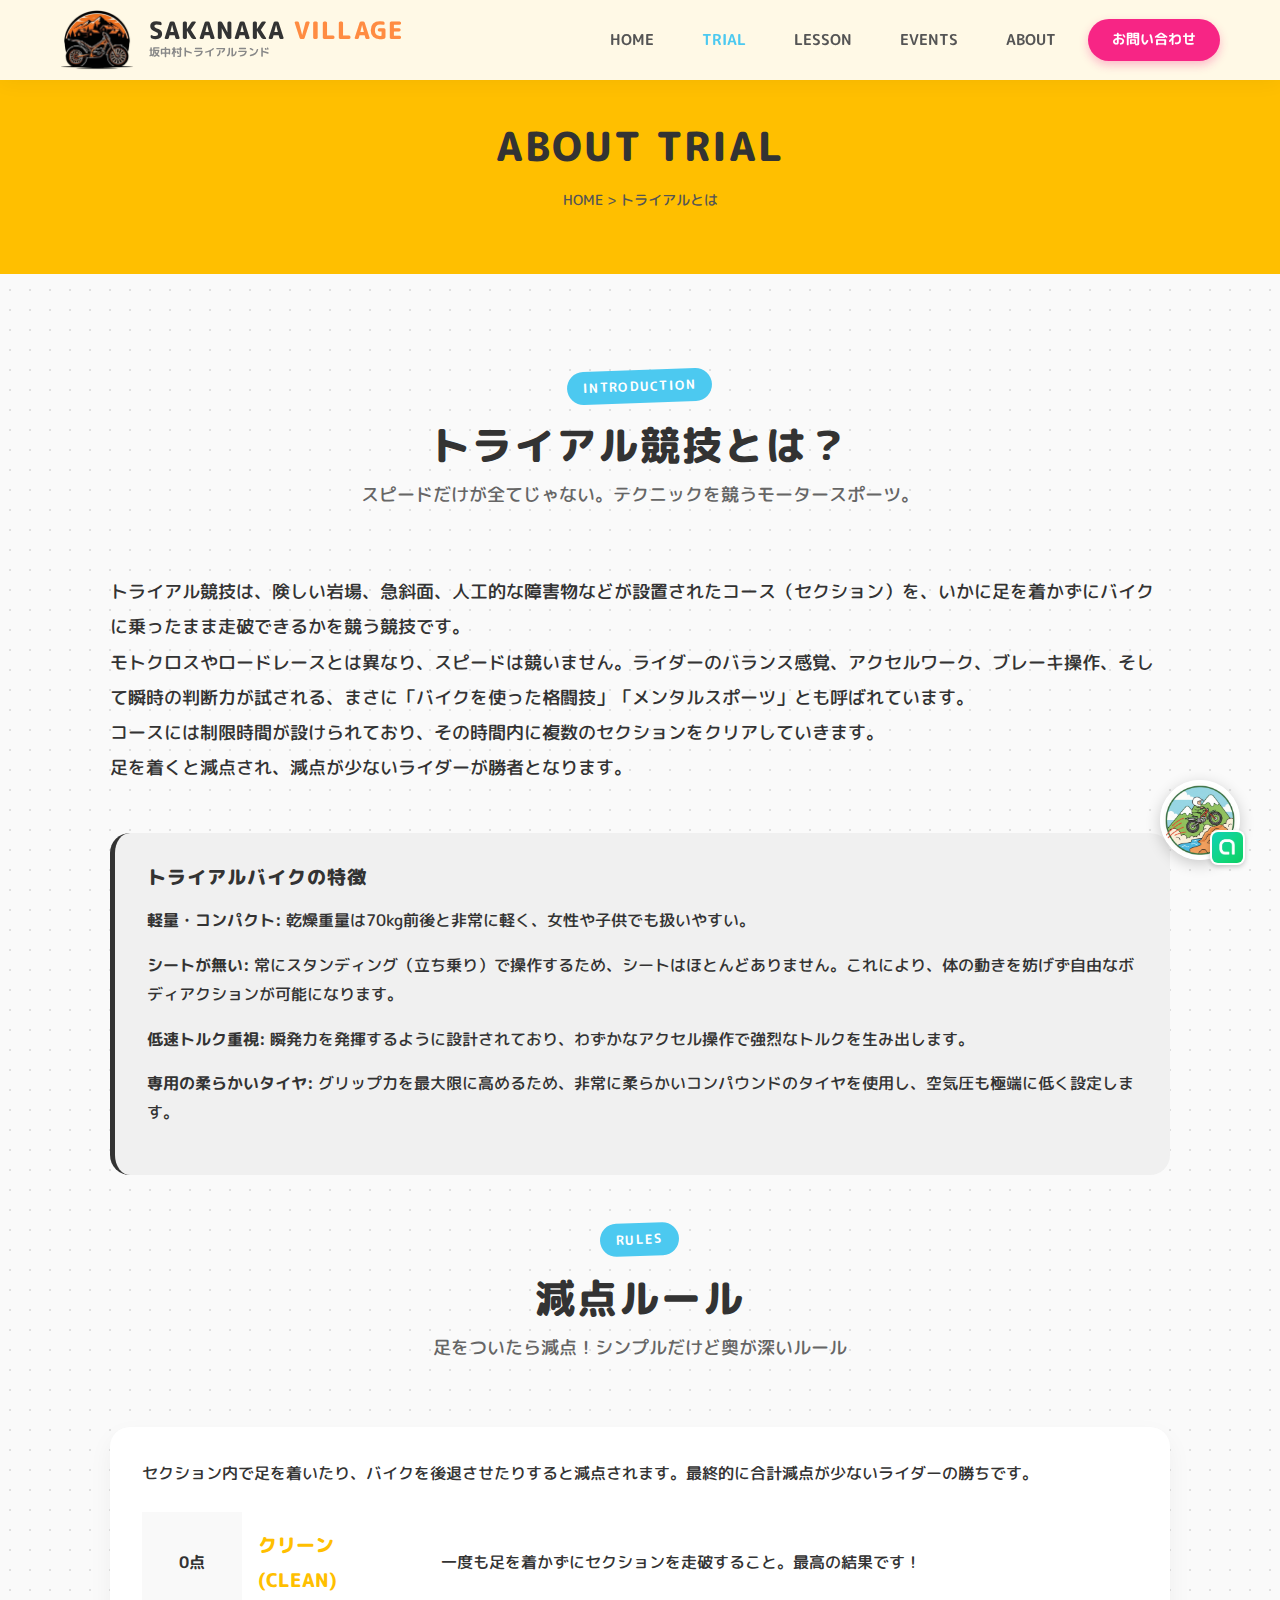
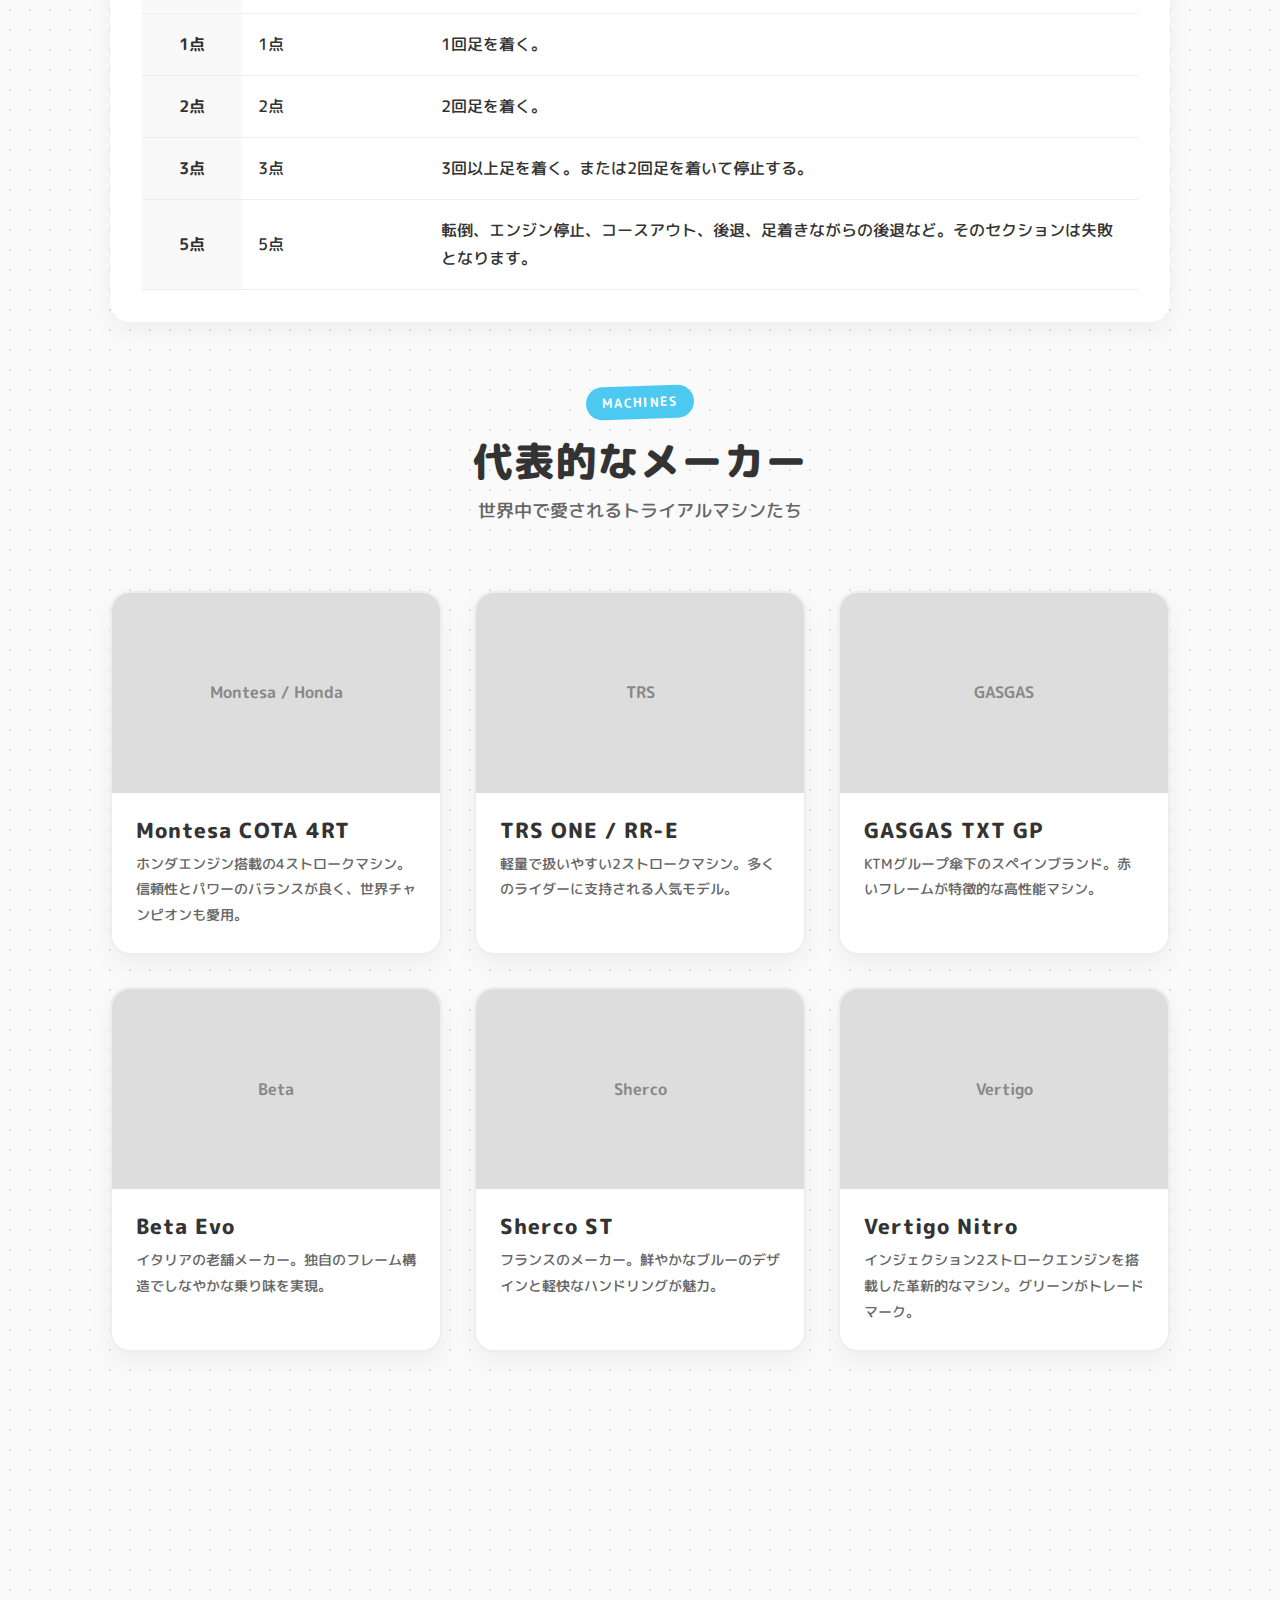
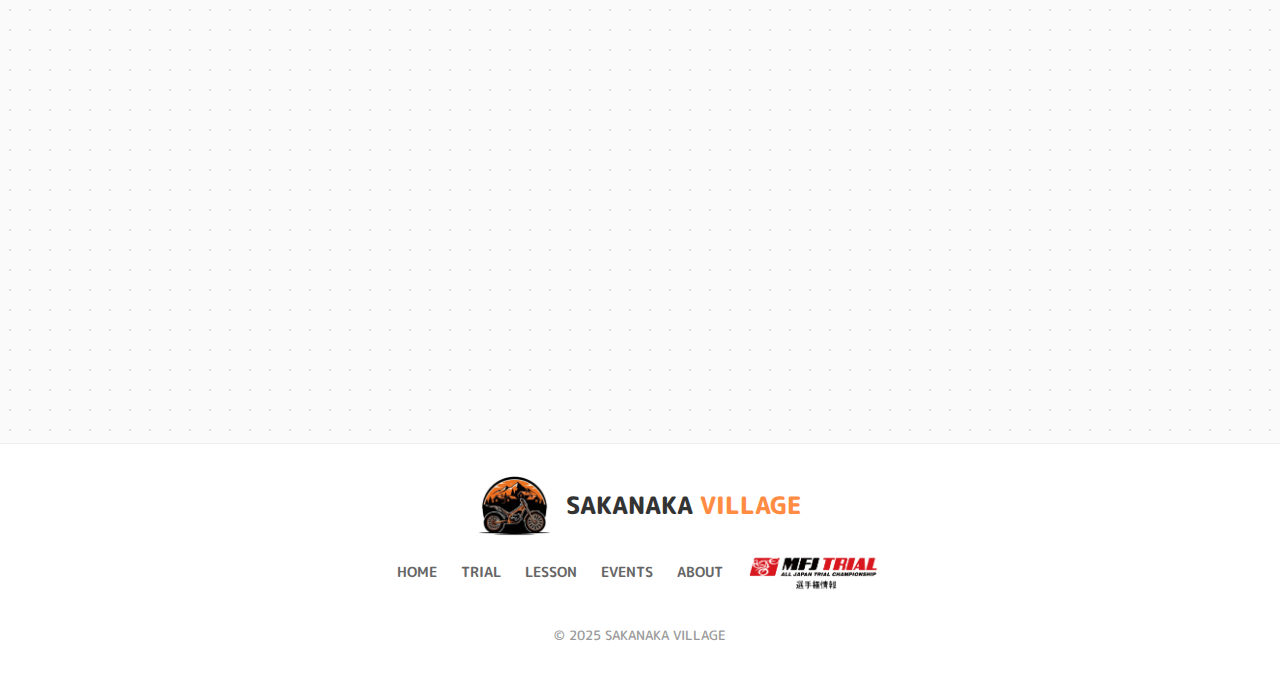
<file: trial.html>
<!DOCTYPE html>
<html lang="ja">
<head>
    <meta charset="UTF-8">
    <meta name="viewport" content="width=device-width, initial-scale=1.0">
    <title>トライアルとは - 坂中村トライアルランド</title>
    <link rel="stylesheet" href="style.css">
    <link rel="preconnect" href="https://fonts.googleapis.com">
    <link rel="preconnect" href="https://fonts.gstatic.com" crossorigin>
    <link href="https://fonts.googleapis.com/css2?family=M+PLUS+Rounded+1c:wght@400;500;700;800&family=Noto+Sans+JP:wght@400;500;700&display=swap" rel="stylesheet">
    <link href="https://fonts.googleapis.com/icon?family=Material+Icons+Round" rel="stylesheet">
    <style>
        .page-header {
            background-color: var(--primary-color);
            padding: 120px 0 60px;
            text-align: center;
            color: var(--text-color);
        }
        .page-title {
            font-size: 2.5rem;
            margin-bottom: 1rem;
        }
        .breadcrumb {
            color: #555;
            font-size: 0.9rem;
        }
        .concept-text {
            font-size: 1.1rem;
            line-height: 2;
            margin-bottom: 3rem;
        }
        .rule-box {
            background: #fff;
            padding: 2rem;
            border-radius: var(--border-radius);
            box-shadow: var(--card-shadow);
            margin-bottom: 4rem;
        }
        .score-table {
            width: 100%;
            border-collapse: collapse;
            margin-top: 1.5rem;
        }
        .score-table th, .score-table td {
            padding: 1rem;
            border-bottom: 1px solid #eee;
            text-align: left;
        }
        .score-table th {
            width: 100px;
            background: #f9f9f9;
            font-weight: 700;
            text-align: center;
        }
        .score-clean {
            color: var(--primary-color);
            font-weight: 800;
            font-size: 1.2rem;
        }
        .machine-grid {
            display: grid;
            grid-template-columns: repeat(auto-fill, minmax(300px, 1fr));
            gap: 2rem;
        }
        .machine-card {
            background: white;
            border-radius: var(--border-radius);
            overflow: hidden;
            box-shadow: var(--card-shadow);
            border: 2px solid #eee;
        }
        .machine-img-placeholder {
            width: 100%;
            height: 200px;
            background: #ddd;
            display: flex;
            align-items: center;
            justify-content: center;
            color: #888;
            font-weight: 700;
        }
        .machine-info {
            padding: 1.5rem;
        }
        .machine-info h3 {
            margin-bottom: 0.5rem;
            font-size: 1.3rem;
        }
        .machine-info p {
            font-size: 0.9rem;
            color: #666;
        }
        .ceo-message {
            background: #f0f0f0;
            padding: 2rem;
            border-radius: var(--border-radius);
            margin-bottom: 3rem;
            border-left: 5px solid var(--text-color);
        }
        .ceo-message h3 {
            margin-bottom: 1rem;
            font-size: 1.2rem;
        }
        .ceo-message p {
            margin-bottom: 1rem;
        }
    </style>
</head>
<body>
    <!-- Navigation -->
    <nav class="navbar">
        <div class="nav-container">
            <div class="nav-brand" style="cursor: pointer;" onclick="window.location.href='index.html'">
                <img src="images/sakanaka-logo.png" alt="SAKANAKA VILLAGE" class="nav-logo-img">
                <div class="nav-brand-text">
                    <h1>SAKANAKA <span class="village-text">VILLAGE</span></h1>
                    <span class="brand-subtitle">坂中村トライアルランド</span>
                </div>
            </div>
            <ul class="nav-menu">
                <li class="nav-item"><a href="index.html" class="nav-link">HOME</a></li>
                <li class="nav-item"><a href="trial.html" class="nav-link" style="color: var(--secondary-color);">TRIAL</a></li>
                <li class="nav-item"><a href="lesson.html" class="nav-link">LESSON</a></li>
                <li class="nav-item"><a href="events.html" class="nav-link">EVENTS</a></li>
                <li class="nav-item"><a href="about.html" class="nav-link">ABOUT</a></li>
                <li class="nav-item action-btn"><a href="#contact" class="nav-link-btn">お問い合わせ</a></li>
            </ul>
            <div class="hamburger">
                <span class="bar"></span>
                <span class="bar"></span>
                <span class="bar"></span>
            </div>
        </div>
    </nav>

    <!-- Page Header -->
    <header class="page-header">
        <div class="container">
            <h1 class="page-title">ABOUT TRIAL</h1>
            <div class="breadcrumb">HOME > トライアルとは</div>
        </div>
    </header>

    <!-- Main Content -->
    <section class="section">
        <div class="container">
            <div class="section-header">
                <span class="section-tag">INTRODUCTION</span>
                <h2>トライアル競技とは？</h2>
                <p>スピードだけが全てじゃない。テクニックを競うモータースポーツ。</p>
            </div>

            <div class="concept-text">
                <p>
                    トライアル競技は、険しい岩場、急斜面、人工的な障害物などが設置されたコース（セクション）を、いかに足を着かずにバイクに乗ったまま走破できるかを競う競技です。<br>
                    モトクロスやロードレースとは異なり、スピードは競いません。ライダーのバランス感覚、アクセルワーク、ブレーキ操作、そして瞬時の判断力が試される、まさに「バイクを使った格闘技」「メンタルスポーツ」とも呼ばれています。
                </p>
                <p>
                    コースには制限時間が設けられており、その時間内に複数のセクションをクリアしていきます。<br>
                    足を着くと減点され、減点が少ないライダーが勝者となります。
                </p>
            </div>

            <div class="ceo-message">
                <h3>トライアルバイクの特徴</h3>
                <p><strong>軽量・コンパクト:</strong> 乾燥重量は70kg前後と非常に軽く、女性や子供でも扱いやすい。</p>
                <p><strong>シートが無い:</strong> 常にスタンディング（立ち乗り）で操作するため、シートはほとんどありません。これにより、体の動きを妨げず自由なボディアクションが可能になります。</p>
                <p><strong>低速トルク重視:</strong> 瞬発力を発揮するように設計されており、わずかなアクセル操作で強烈なトルクを生み出します。</p>
                <p><strong>専用の柔らかいタイヤ:</strong> グリップ力を最大限に高めるため、非常に柔らかいコンパウンドのタイヤを使用し、空気圧も極端に低く設定します。</p>
            </div>

            <div class="section-header">
                <span class="section-tag">RULES</span>
                <h2>減点ルール</h2>
                <p>足をついたら減点！シンプルだけど奥が深いルール</p>
            </div>

            <div class="rule-box">
                <p>セクション内で足を着いたり、バイクを後退させたりすると減点されます。最終的に合計減点が少ないライダーの勝ちです。</p>
                <table class="score-table">
                    <tr>
                        <th>0点</th>
                        <td class="score-clean">クリーン (CLEAN)</td>
                        <td>一度も足を着かずにセクションを走破すること。最高の結果です！</td>
                    </tr>
                    <tr>
                        <th>1点</th>
                        <td>1点</td>
                        <td>1回足を着く。</td>
                    </tr>
                    <tr>
                        <th>2点</th>
                        <td>2点</td>
                        <td>2回足を着く。</td>
                    </tr>
                    <tr>
                        <th>3点</th>
                        <td>3点</td>
                        <td>3回以上足を着く。または2回足を着いて停止する。</td>
                    </tr>
                    <tr>
                        <th>5点</th>
                        <td>5点</td>
                        <td>転倒、エンジン停止、コースアウト、後退、足着きながらの後退など。そのセクションは失敗となります。</td>
                    </tr>
                </table>
            </div>

            <div class="section-header">
                <span class="section-tag">MACHINES</span>
                <h2>代表的なメーカー</h2>
                <p>世界中で愛されるトライアルマシンたち</p>
            </div>

            <div class="machine-grid">
                <div class="machine-card">
                    <div class="machine-img-placeholder">Montesa / Honda</div>
                    <div class="machine-info">
                        <h3>Montesa COTA 4RT</h3>
                        <p>ホンダエンジン搭載の4ストロークマシン。信頼性とパワーのバランスが良く、世界チャンピオンも愛用。</p>
                    </div>
                </div>
                <div class="machine-card">
                    <div class="machine-img-placeholder">TRS</div>
                    <div class="machine-info">
                        <h3>TRS ONE / RR-E</h3>
                        <p>軽量で扱いやすい2ストロークマシン。多くのライダーに支持される人気モデル。</p>
                    </div>
                </div>
                <div class="machine-card">
                    <div class="machine-img-placeholder">GASGAS</div>
                    <div class="machine-info">
                        <h3>GASGAS TXT GP</h3>
                        <p>KTMグループ傘下のスペインブランド。赤いフレームが特徴的な高性能マシン。</p>
                    </div>
                </div>
                <div class="machine-card">
                    <div class="machine-img-placeholder">Beta</div>
                    <div class="machine-info">
                        <h3>Beta Evo</h3>
                        <p>イタリアの老舗メーカー。独自のフレーム構造でしなやかな乗り味を実現。</p>
                    </div>
                </div>
                <div class="machine-card">
                    <div class="machine-img-placeholder">Sherco</div>
                    <div class="machine-info">
                        <h3>Sherco ST</h3>
                        <p>フランスのメーカー。鮮やかなブルーのデザインと軽快なハンドリングが魅力。</p>
                    </div>
                </div>
                <div class="machine-card">
                    <div class="machine-img-placeholder">Vertigo</div>
                    <div class="machine-info">
                        <h3>Vertigo Nitro</h3>
                        <p>インジェクション2ストロークエンジンを搭載した革新的なマシン。グリーンがトレードマーク。</p>
                    </div>
                </div>
            </div>
        </div>
    </section>

    <!-- Contact/Footer Section -->
    <section id="contact" class="section contact">
        <div class="container">
            <div class="contact-box">
                <h2>お問い合わせはお気軽に</h2>
                <p>通常のLINEとは違い、ID不要、ニックネームのみで参加出来るオープンチャットを開設しています。</p>
                <a href="https://line.me/ti/g2/vHD_fdbdG8MsCP6qrtG6Tg1cD-awh3cVIGlbyQ?utm_source=invitation&utm_medium=link_copy&utm_campaign=default" target="_blank" class="btn-line">
                    <img src="images/sakanaka-openchat-icon.jpg" alt="LINE" class="btn-icon-img"> LINEオープンチャットに参加
                </a>
            </div>
        </div>
    </section>

    <footer class="footer">
        <div class="container">
            <div class="footer-content">
                <div class="footer-logo">
                    <img src="images/sakanaka-logo.png" alt="SAKANAKA VILLAGE" class="footer-logo-img">
                    <div>SAKANAKA <span class="village-text">VILLAGE</span></div>
                </div>
                <ul class="footer-links">
                    <li><a href="index.html">HOME</a></li>
                    <li><a href="trial.html">TRIAL</a></li>
                    <li><a href="lesson.html">LESSON</a></li>
                    <li><a href="events.html">EVENTS</a></li>
                    <li><a href="about.html">ABOUT</a></li>
                    <li>
                        <a href="https://www.mfj.or.jp/motosports/trial/local-championship/" target="_blank" title="MFJ地方トライアル選手権シリーズ" class="footer-icon-link">
                            <img src="images/mfj-icon.png" alt="MFJ地方トライアル選手権シリーズ">
                        </a>
                    </li>
                </ul>
            </div>
            <p class="copyright">&copy; 2025 SAKANAKA VILLAGE</p>
        </div>
    </footer>

    <div id="floating-line-btn" class="floating-btn">
        <a href="#contact" title="お問い合わせへスクロール">
            <div class="icon-wrapper">
                <img src="images/sakanaka-openchat-icon.jpg" alt="坂中村オープンチャット" class="icon-img main-icon">
                <img src="images/line-openchat-icon.png" alt="LINE" class="icon-img sub-icon">
            </div>
        </a>
    </div>

    <script src="script.js"></script>
</body>
</html>
</file>
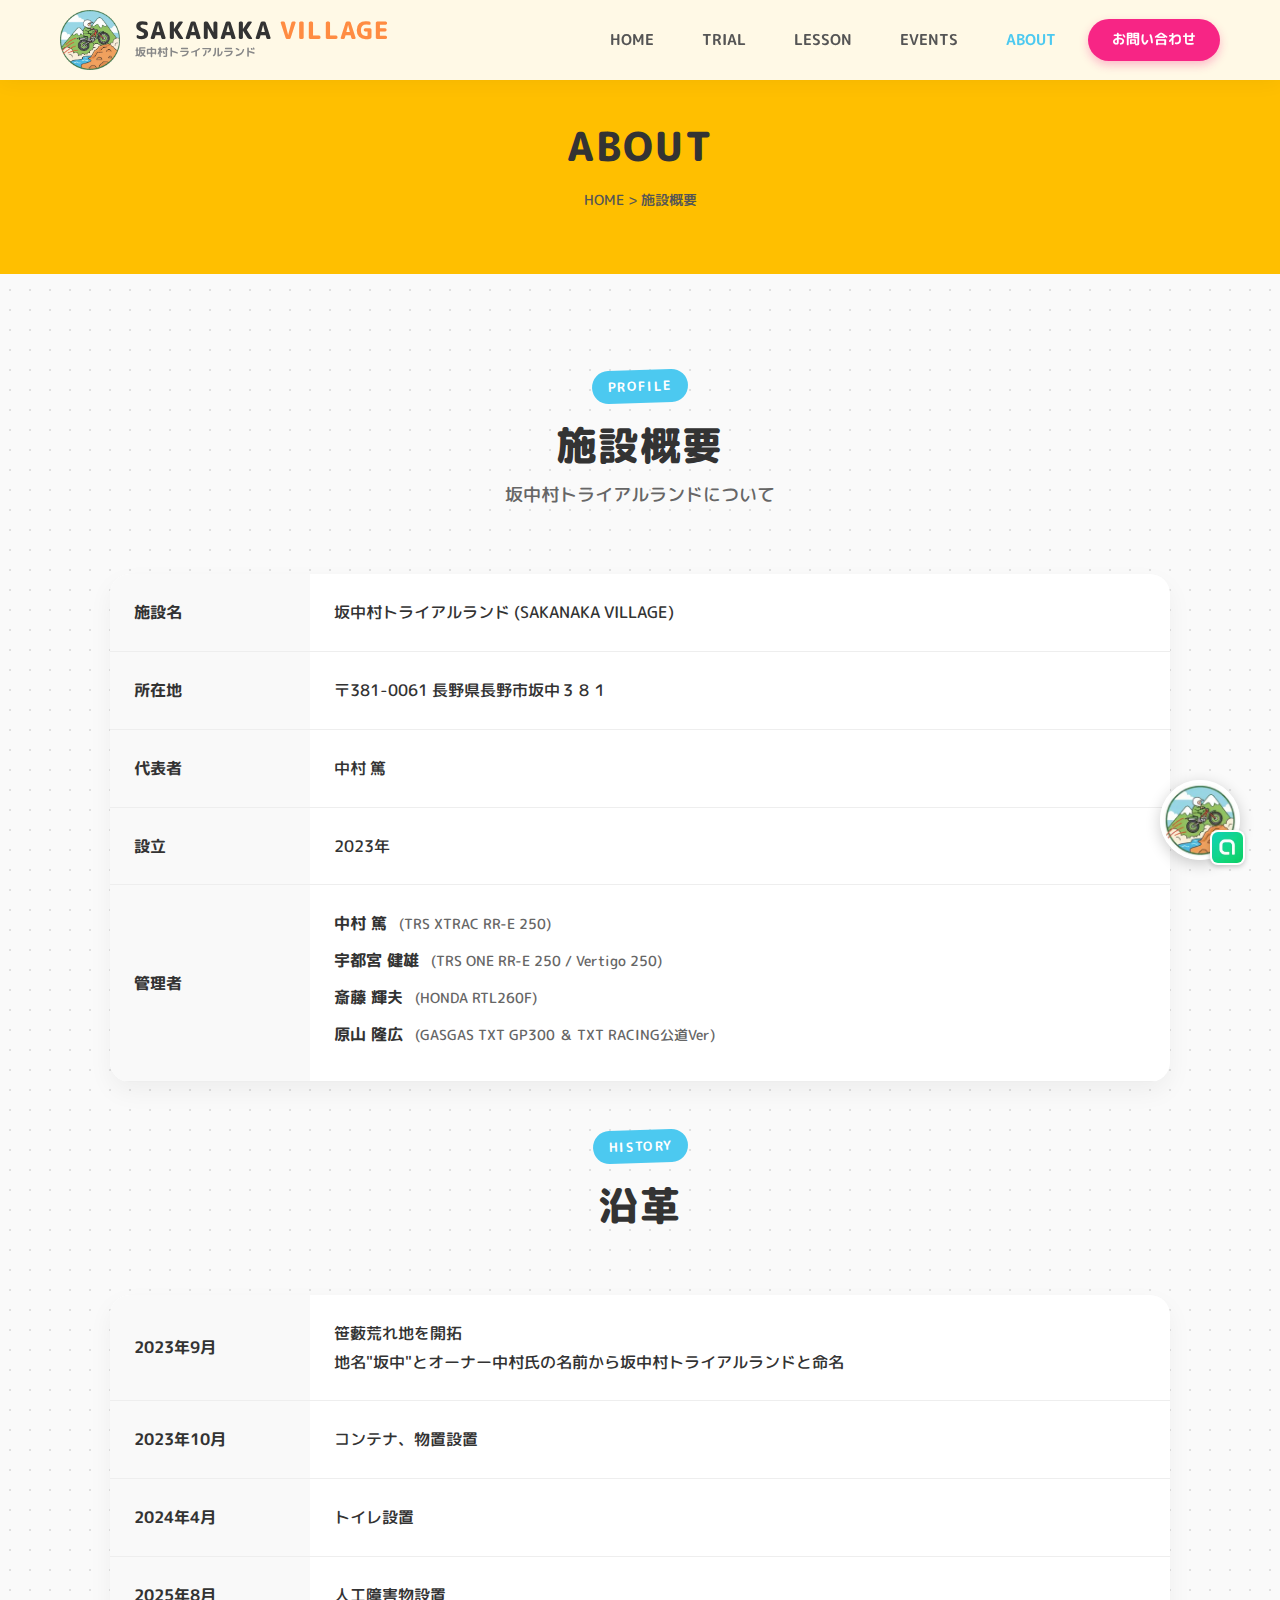
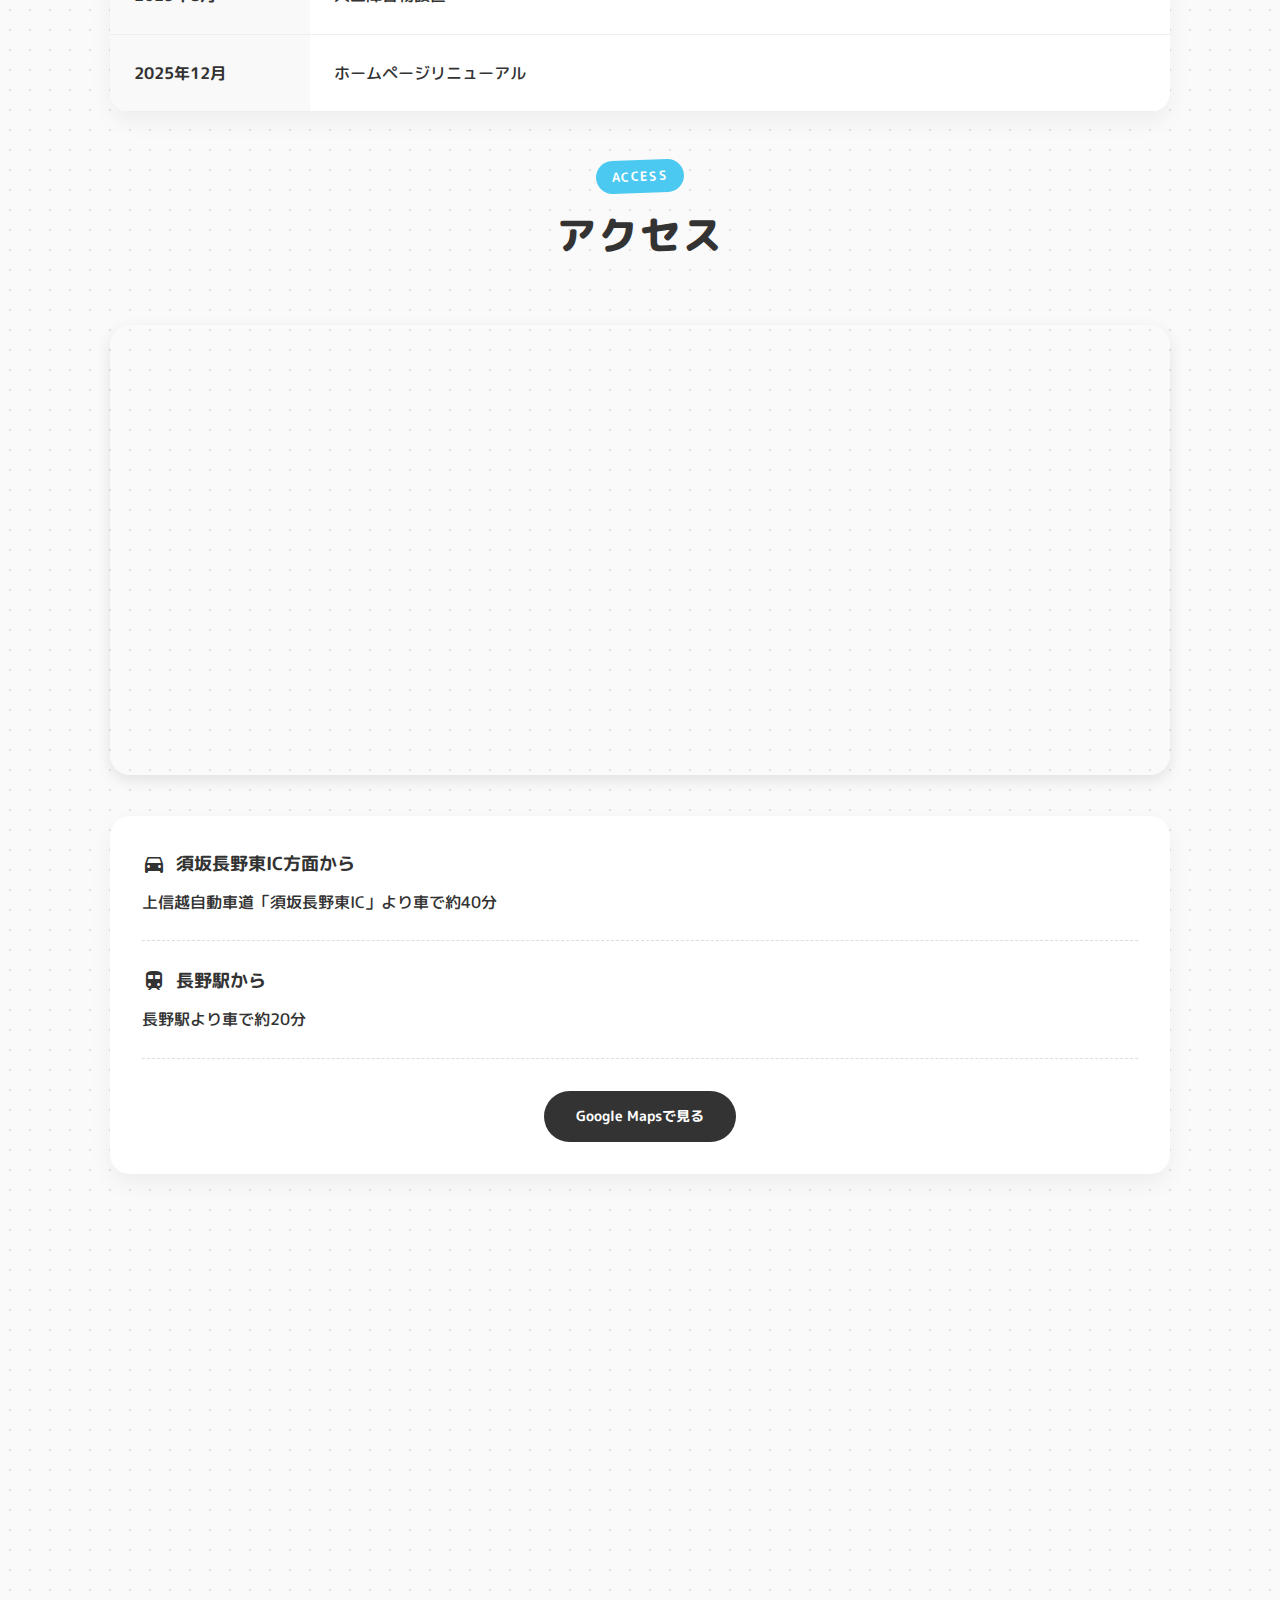
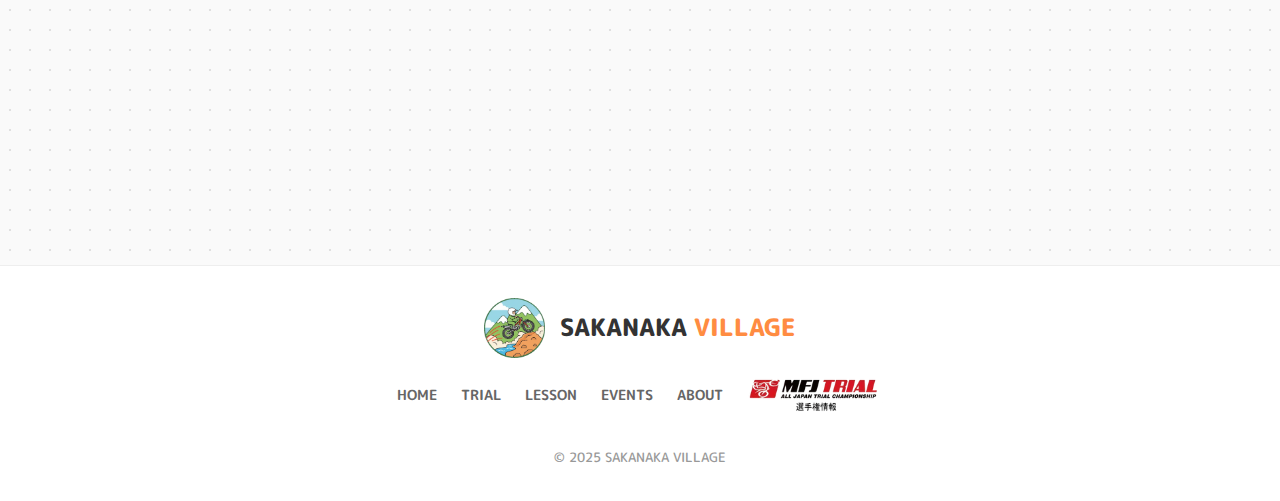
<file: src/about.html>
<!DOCTYPE html>
<html lang="ja">
<head>
    <meta charset="UTF-8">
    <meta name="viewport" content="width=device-width, initial-scale=1.0">
    <title>施設概要 - 坂中村トライアルランド</title>
    <meta name="description" content="坂中村トライアルランドの施設概要と沿革。2023年9月に開設。長野県長野市坂中381に位置し、レンタルバイク、トイレ、休憩所など充実した設備を完備。">
    <meta name="keywords" content="施設概要,沿革,坂中村トライアルランド,長野県,長野市,アクセス,設備,レンタル">
    <link rel="canonical" href="https://docodocodoco.com/sakanaka-village/about.html">

    <!-- Open Graph Protocol -->
    <meta property="og:type" content="article">
    <meta property="og:title" content="施設概要 - 坂中村トライアルランド">
    <meta property="og:description" content="坂中村トライアルランドの施設概要と沿革。2023年9月に開設。レンタルバイク、トイレ、休憩所など充実した設備を完備。">
    <meta property="og:url" content="https://docodocodoco.com/sakanaka-village/about.html">
    <meta property="og:site_name" content="坂中村トライアルランド">
    <meta property="og:image" content="https://docodocodoco.com/sakanaka-village/images/sakanaka-ogp.png">
    <meta property="og:locale" content="ja_JP">

    <!-- Twitter Card -->
    <meta name="twitter:card" content="summary_large_image">
    <meta name="twitter:title" content="施設概要 - 坂中村トライアルランド">
    <meta name="twitter:description" content="坂中村トライアルランドの施設概要と沿革。2023年9月に開設。レンタルバイク、トイレ、休憩所など充実した設備を完備。">
    <meta name="twitter:image" content="https://docodocodoco.com/sakanaka-village/images/sakanaka-ogp.png">

    <!-- Favicon -->
    <link rel="icon" type="image/x-icon" href="images/favicon.ico">
    <link rel="apple-touch-icon" sizes="180x180" href="images/apple-touch-icon.png">

    <!-- Web App -->
    <meta name="apple-mobile-web-app-title" content="Sakanaka Village">
    <meta name="mobile-web-app-capable" content="yes">
    <meta name="apple-mobile-web-app-status-bar-style" content="black-translucent">
    <link rel="manifest" href="manifest.json">
    <meta name="theme-color" content="#2c5f2d">

    <link rel="preload" href="style.css" as="style">
    <link rel="stylesheet" href="style.css">
    <link rel="preconnect" href="https://fonts.googleapis.com">
    <link rel="preconnect" href="https://fonts.gstatic.com" crossorigin>
    <link href="https://fonts.googleapis.com/css2?family=M+PLUS+Rounded+1c:wght@400;500;700;800&display=swap" rel="stylesheet" media="print" onload="this.media='all'">
    <noscript><link href="https://fonts.googleapis.com/css2?family=M+PLUS+Rounded+1c:wght@400;500;700;800&display=swap" rel="stylesheet"></noscript>
    <link href="https://fonts.googleapis.com/icon?family=Material+Icons+Round&display=swap" rel="stylesheet" media="print" onload="this.media='all'">
    <noscript><link href="https://fonts.googleapis.com/icon?family=Material+Icons+Round&display=swap" rel="stylesheet"></noscript>
    <style>
        .page-header {
            background-color: var(--primary-color);
            padding: 120px 0 60px;
            text-align: center;
            color: var(--text-color);
        }
        .page-title {
            font-size: 2.5rem;
            margin-bottom: 1rem;
        }
        .breadcrumb {
            color: #555;
            font-size: 0.9rem;
        }
        .company-table, .history-table {
            width: 100%;
            border-collapse: collapse;
            margin-bottom: 3rem;
            background: white;
            border-radius: var(--border-radius);
            overflow: hidden;
            box-shadow: var(--card-shadow);
        }
        .company-table th, .company-table td,
        .history-table th, .history-table td {
            padding: 1.5rem;
            text-align: left;
            border-bottom: 1px solid #eee;
        }
        .company-table th, .history-table th {
            background-color: #f9f9f9;
            font-weight: 700;
            width: 200px;
        }

        /* 沿革・施設概要テーブルのレスポンシブ対応 */
        @media (max-width: 768px) {
            .company-table th, .history-table th {
                width: 80px;
                white-space: nowrap; /* ヘッダーの折り返し防止 */
                padding: 0.8rem;
            }
            .company-table td, .history-table td {
                font-size: 0.95rem;
            }
        }
        .staff-list {
            list-style: none;
        }
        .staff-list li {
            margin-bottom: 0.5rem;
        }
        .machine-name {
            font-size: 0.9rem;
            color: #666;
            margin-left: 0.5rem;
        }
        .access-details {
            margin-top: 2rem;
            background: #fff;
            padding: 2rem;
            border-radius: var(--border-radius);
            box-shadow: var(--card-shadow);
        }
        .access-route {
            margin-bottom: 1.5rem;
            padding-bottom: 1.5rem;
            border-bottom: 1px dashed #ddd;
        }
        .access-route:last-child {
            border-bottom: none;
        }
        .route-title {
            font-weight: 700;
            margin-bottom: 0.5rem;
            display: flex;
            align-items: center;
            gap: 10px;
            font-size: 1.1rem;
        }
    </style>
</head>
<body>
    <!-- Navigation -->
    <nav class="navbar">
        <div class="nav-container">
            <div class="nav-brand" style="cursor: pointer;" onclick="window.location.href='index.html'">
                <img src="images/sakanaka-logo.webp" alt="SAKANAKA VILLAGE" class="nav-logo-img">
                <div class="nav-brand-text">
                    <h1>SAKANAKA <span class="village-text">VILLAGE</span></h1>
                    <span class="brand-subtitle">坂中村トライアルランド</span>
                </div>
            </div>
            <ul class="nav-menu">
                <li class="nav-item"><a href="index.html" class="nav-link">HOME</a></li>
                <li class="nav-item"><a href="trial.html" class="nav-link">TRIAL</a></li>
                <li class="nav-item"><a href="lesson.html" class="nav-link">LESSON</a></li>
                <li class="nav-item"><a href="events.html" class="nav-link">EVENTS</a></li>
                <li class="nav-item"><a href="about.html" class="nav-link" style="color: var(--secondary-color);">ABOUT</a></li>
                <li class="nav-item action-btn"><a href="#contact" class="nav-link-btn">お問い合わせ</a></li>
            </ul>
            <div class="hamburger">
                <span class="bar"></span>
                <span class="bar"></span>
                <span class="bar"></span>
            </div>
        </div>
    </nav>

    <!-- Page Header -->
    <header class="page-header">
        <div class="container">
            <h1 class="page-title">ABOUT</h1>
            <div class="breadcrumb">HOME > 施設概要</div>
        </div>
    </header>

    <!-- Main Content -->
    <section class="section">
        <div class="container">
            <div class="section-header">
                <span class="section-tag">PROFILE</span>
                <h2>施設概要</h2>
                <p>坂中村トライアルランドについて</p>
            </div>

            <table class="company-table">
                <tbody>
                    <!-- BEGIN: company -->
                    <tr>
                        <th>施設名</th>
                        <td>坂中村トライアルランド (SAKANAKA VILLAGE)</td>
                    </tr>
                    <tr>
                        <th>所在地</th>
                        <td>〒381-0061 長野県長野市坂中３８１</td>
                    </tr>
                    <tr>
                        <th>代表者</th>
                        <td>中村 篤</td>
                    </tr>
                    <tr>
                        <th>設立</th>
                        <td>2023年</td>
                    </tr>
                    <tr>
                        <th>管理者</th>
                        <td><ul class="staff-list">
                                <li>
                                    <strong>中村 篤</strong>
                                    <span class="machine-name">(TRS XTRAC RR-E 250)</span>
                                </li>
                                <li>
                                    <strong>宇都宮 健雄</strong>
                                    <span class="machine-name">(TRS ONE RR-E 250 / Vertigo 250)</span>
                                </li>
                                <li>
                                    <strong>斎藤 輝夫</strong>
                                    <span class="machine-name">(HONDA RTL260F)</span>
                                </li>
                                <li>
                                    <strong>原山 隆広</strong>
                                    <span class="machine-name">(GASGAS TXT GP300 ＆ TXT RACING公道Ver)</span>
                                </li>
                            </ul></td>
                    </tr>
                <!-- END: company -->
                </tbody>
            </table>

            <div class="section-header">
                <span class="section-tag">HISTORY</span>
                <h2>沿革</h2>
            </div>
            <table class="history-table">
                <tbody>
                    <!-- BEGIN: history -->
                    <tr>
                        <th>2023年9月</th>
                        <td>笹藪荒れ地を開拓<br>地名"坂中"とオーナー中村氏の名前から坂中村トライアルランドと命名</td>
                    </tr>
                    <tr>
                        <th>2023年10月</th>
                        <td>コンテナ、物置設置</td>
                    </tr>
                    <tr>
                        <th>2024年4月</th>
                        <td>トイレ設置</td>
                    </tr>
                    <tr>
                        <th>2025年8月</th>
                        <td>人工障害物設置</td>
                    </tr>
                    <tr>
                        <th>2025年12月</th>
                        <td>ホームページリニューアル</td>
                    </tr>
                <!-- END: history -->
                </tbody>
            </table>

            <div class="section-header">
                <span class="section-tag">ACCESS</span>
                <h2>アクセス</h2>
            </div>

            <div class="access-map" style="margin-bottom: 2rem;">
                <iframe src="https://www.google.com/maps/embed?pb=!1m14!1m8!1m3!1d6397.335820343332!2d138.2068285!3d36.7065173!3m2!1i1024!2i768!4f13.1!3m3!1m2!1s0x5ff629cb7611edb3%3A0x7addf1bfe4a323f7!2z5Z2C5Lit5p2R44OI44Op44Kk44Ki44Or44Op44Oz44OJIFNBS0FOQUtBIFZJTExBR0U!5e0!3m2!1sja!2sjp!4v1765429615608!5m2!1sja!2sjp" width="100%" height="450" style="border:0; border-radius: 20px;" allowfullscreen="" loading="lazy" referrerpolicy="no-referrer-when-downgrade"></iframe>
            </div>

            <div class="access-details">
                <div class="access-route">
                    <div class="route-title"><span class="material-icons-round">directions_car</span> 須坂長野東IC方面から</div>
                    <p>上信越自動車道「須坂長野東IC」より車で約40分</p>
                </div>
                <div class="access-route">
                    <div class="route-title"><span class="material-icons-round">train</span> 長野駅から</div>
                    <p>長野駅より車で約20分</p>
                </div>
                <div class="access-buttons" style="margin-top: 2rem; text-align: center;">
                    <a href="https://maps.app.goo.gl/uQk7tUgRbHcdErCH6" target="_blank" class="btn-map">Google Mapsで見る</a>
                </div>
            </div>
        </div>
    </section>

    <!-- Contact/Footer Section -->
    <section id="contact" class="section contact">
        <div class="container">
            <div class="contact-box">
                <h2>お問い合わせはお気軽に</h2>
                <p>通常のLINEとは違い、ID不要、ニックネームのみで参加出来るオープンチャットを開設しています。</p>
                <a href="https://line.me/ti/g2/vHD_fdbdG8MsCP6qrtG6Tg1cD-awh3cVIGlbyQ?utm_source=invitation&utm_medium=link_copy&utm_campaign=default" target="_blank" class="btn-line">
                    <img src="images/sakanaka-openchat-icon.webp" alt="LINE" class="btn-icon-img" loading="lazy"> LINEオープンチャットに参加
                </a>
            </div>
        </div>
    </section>

    <footer class="footer">
        <div class="container">
            <div class="footer-content">
                <div class="footer-logo">
                    <img src="images/sakanaka-logo.webp" alt="SAKANAKA VILLAGE" class="footer-logo-img" loading="lazy">
                    <div>SAKANAKA <span class="village-text">VILLAGE</span></div>
                </div>
                <ul class="footer-links">
                    <li><a href="index.html">HOME</a></li>
                    <li><a href="trial.html">TRIAL</a></li>
                    <li><a href="lesson.html">LESSON</a></li>
                    <li><a href="events.html">EVENTS</a></li>
                    <li><a href="about.html">ABOUT</a></li>
                    <li>
                        <a href="https://www.mfj.or.jp/motosports/trial/local-championship/" target="_blank" title="MFJ地方トライアル選手権シリーズ" class="footer-icon-link">
                            <img src="images/mfj-logo.webp" alt="MFJ地方トライアル選手権シリーズ">
                        </a>
                    </li>
                </ul>
            </div>
            <p class="copyright">&copy; 2025 SAKANAKA VILLAGE</p>
        </div>
    </footer>

    <div id="floating-line-btn" class="floating-btn">
        <a href="#contact" title="お問い合わせへスクロール">
            <div class="icon-wrapper">
                <img src="images/sakanaka-openchat-icon.webp" alt="坂中村オープンチャット" class="icon-img main-icon" loading="lazy">
                <img src="images/line-openchat-icon.webp" alt="LINE" class="icon-img sub-icon" loading="lazy">
            </div>
        </a>
    </div>

    <script src="script.js" defer></script>
</body>
</html>
</file>
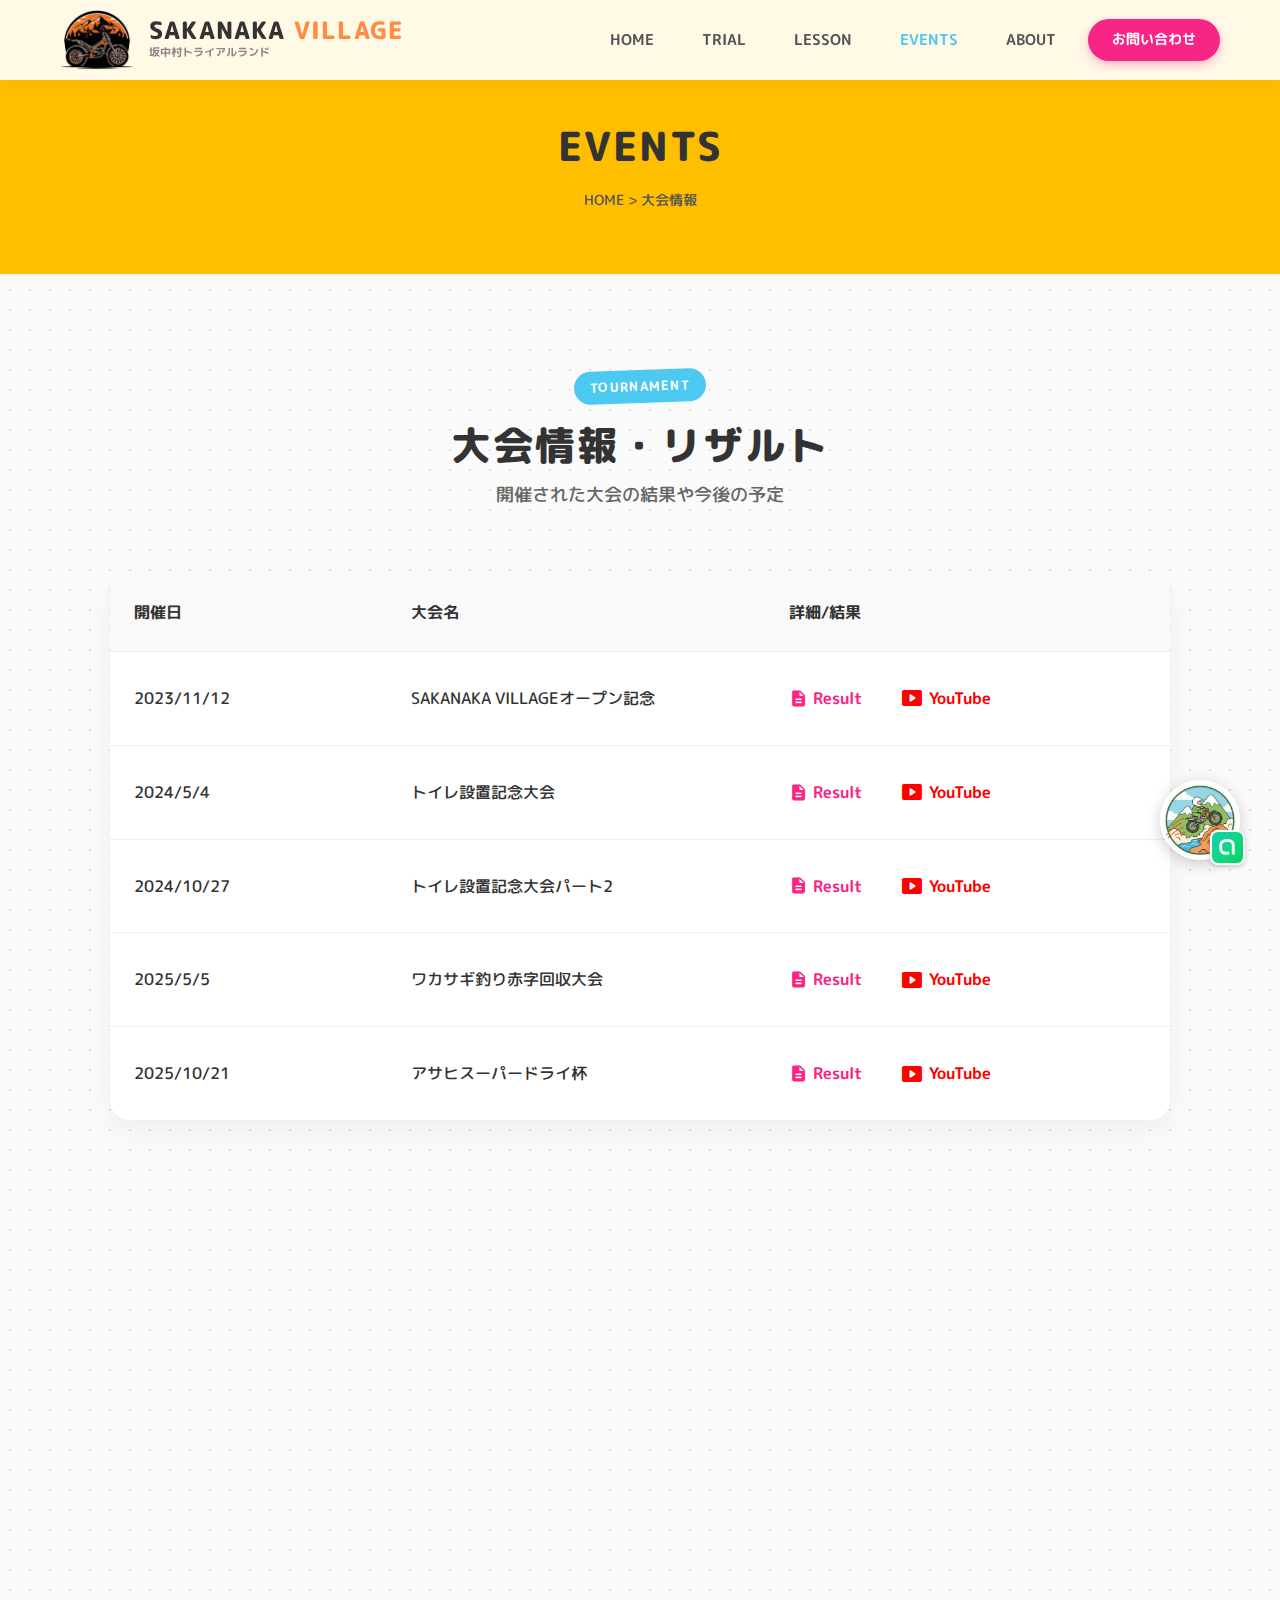
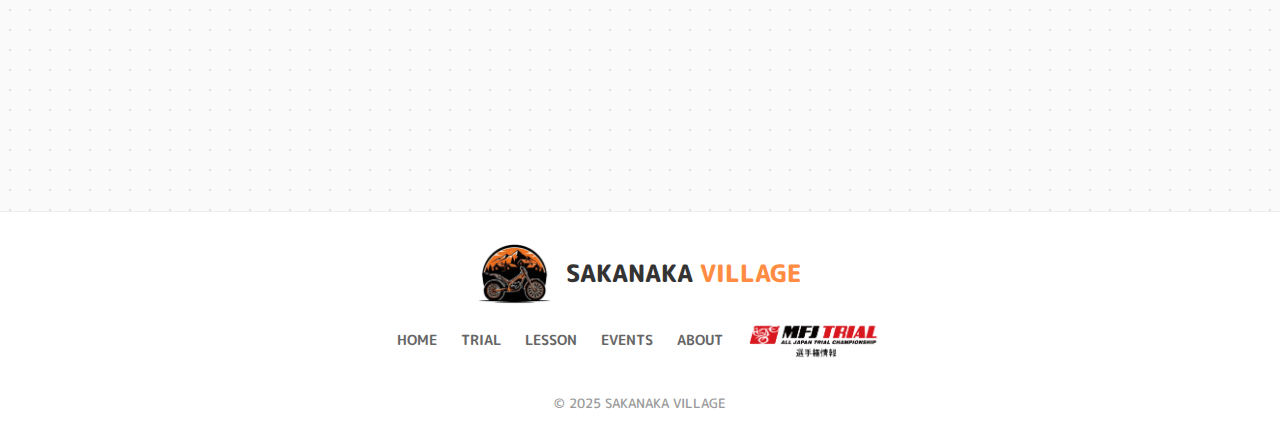
<file: src/events.html>
<!DOCTYPE html>
<html lang="ja">
<head>
    <meta charset="UTF-8">
    <meta name="viewport" content="width=device-width, initial-scale=1.0">
    <title>大会情報 - 坂中村トライアルランド</title>
    <meta name="description" content="坂中村トライアルランドで開催された大会情報とリザルト。MFJ地方トライアル選手権などの大会結果、動画をご覧いただけます。">
    <meta name="keywords" content="大会,イベント,リザルト,MFJ,地方選手権,トライアル競技,成績">
    <link rel="canonical" href="https://docodocodoco.com/sakanaka-village/events.html">

    <!-- Open Graph Protocol -->
    <meta property="og:type" content="article">
    <meta property="og:title" content="大会情報 - 坂中村トライアルランド">
    <meta property="og:description" content="坂中村トライアルランドで開催された大会情報とリザルト。MFJ地方トライアル選手権などの大会結果、動画をご覧いただけます。">
    <meta property="og:url" content="https://docodocodoco.com/sakanaka-village/events.html">
    <meta property="og:site_name" content="坂中村トライアルランド">
    <meta property="og:image" content="https://docodocodoco.com/sakanaka-village/images/sakanaka-ogp.png">
    <meta property="og:locale" content="ja_JP">

    <!-- Twitter Card -->
    <meta name="twitter:card" content="summary_large_image">
    <meta name="twitter:title" content="大会情報 - 坂中村トライアルランド">
    <meta name="twitter:description" content="坂中村トライアルランドで開催された大会情報とリザルト。MFJ地方トライアル選手権などの大会結果、動画をご覧いただけます。">
    <meta name="twitter:image" content="https://docodocodoco.com/sakanaka-village/images/sakanaka-ogp.png">

    <!-- Favicon -->
    <link rel="icon" type="image/x-icon" href="images/favicon.ico">
    <link rel="apple-touch-icon" sizes="180x180" href="images/apple-touch-icon.png">

    <!-- Web App -->
    <meta name="apple-mobile-web-app-title" content="Sakanaka Village">
    <meta name="apple-mobile-web-app-capable" content="yes">
    <meta name="apple-mobile-web-app-status-bar-style" content="black-translucent">
    <link rel="manifest" href="manifest.json">
    <meta name="theme-color" content="#2c5f2d">

    <link rel="stylesheet" href="style.css">
    <link rel="preconnect" href="https://fonts.googleapis.com">
    <link rel="preconnect" href="https://fonts.gstatic.com" crossorigin>
    <link href="https://fonts.googleapis.com/css2?family=M+PLUS+Rounded+1c:wght@400;500;700;800&family=Noto+Sans+JP:wght@400;500;700&display=swap" rel="stylesheet">
    <link href="https://fonts.googleapis.com/icon?family=Material+Icons+Round" rel="stylesheet">
    <style>
        .page-header {
            background-color: var(--primary-color);
            padding: 120px 0 60px;
            text-align: center;
            color: var(--text-color);
        }
        .page-title {
            font-size: 2.5rem;
            margin-bottom: 1rem;
        }
        .breadcrumb {
            color: #555;
            font-size: 0.9rem;
        }
        .events-table {
            width: 100%;
            border-collapse: collapse;
            margin-top: 2rem;
            background: white;
            border-radius: var(--border-radius);
            overflow: hidden;
            box-shadow: var(--card-shadow);
        }
        .events-table th, .events-table td {
            padding: 1.5rem;
            text-align: left;
            border-bottom: 1px solid #eee;
        }
        .events-table td:nth-child(3) {
            padding-left: calc(1.5rem - 12px);
        }
        .events-table th {
            background-color: #f9f9f9;
            font-weight: 700;
            width: 150px;
        }
        .events-table th:first-child,
        .events-table td:first-child {
            max-width: 110px;
            width: 110px;
        }
        .events-table tr:last-child td {
            border-bottom: none;
        }
        .pdf-link, .video-link {
            font-weight: 700;
            display: inline-flex;
            align-items: center;
            gap: 5px;
            padding: 8px 12px;
            cursor: pointer;
            border-radius: 8px;
            transition: background-color 0.3s ease;
            text-decoration: none;
            vertical-align: middle;
        }
        .pdf-link {
            color: var(--accent-color);
        }
        .pdf-link:hover {
            background-color: rgba(255, 99, 71, 0.1);
        }
        .pdf-link:hover .pdf-text {
            text-decoration: underline;
        }
        .video-link {
            color: #FF0000;
            margin-left: 10px;
        }
        .video-link:hover {
            background-color: rgba(255, 0, 0, 0.1);
        }
        .video-link:hover .link-text {
            text-decoration: underline;
        }

        /* スマートフォン向けレスポンシブスタイル */
        @media (max-width: 768px) {
            .page-header {
                padding: 100px 0 40px;
            }
            .page-title {
                font-size: 2rem;
            }

            .events-table {
                display: block;
                background: transparent;
                box-shadow: none;
                border-radius: 0;
            }
            .events-table thead {
                display: none;
            }
            .events-table tbody {
                display: flex;
                flex-direction: column;
                gap: 1.5rem;
            }
            .events-table tr {
                display: flex;
                flex-direction: column;
                background: white;
                padding: 1.5rem;
                border-radius: var(--border-radius);
                box-shadow: var(--card-shadow);
            }
            .events-table td {
                display: block;
                padding: 0;
                border: none;
                width: 100%;
            }

            /* 開催日 */
            .events-table td:nth-child(1) {
                width: auto;
                max-width: none;
                color: #888;
                font-weight: 700;
                font-size: 0.9rem;
                margin-bottom: 0.5rem;
                background: #f0f0f0;
                display: inline-block;
                padding: 0.2rem 0.8rem;
                border-radius: 20px;
                align-self: flex-start; /* 左寄せ */
            }

            /* 大会名 */
            .events-table td:nth-child(2) {
                font-size: 1.3rem;
                font-weight: 800;
                margin-bottom: 1.2rem;
                line-height: 1.4;
            }

            /* ボタンエリア */
            .events-table td:nth-child(3) {
                display: flex;
                flex-wrap: wrap;
                gap: 10px;
                padding-left: 0 !important;
                border-top: 1px dashed #eee;
                padding-top: 1rem;
            }

            .pdf-link, .video-link {
                flex: 1;
                justify-content: center;
                background: #f9f9f9;
                padding: 12px;
                border-radius: 12px;
                margin: 0; /* マージンリセット */
            }
            .video-link {
                margin-left: 0; /* マージンリセット */
            }
        }

        /* モーダル用スタイル */
        .modal {
            display: none;
            position: fixed;
            z-index: 10000;
            left: 0;
            top: 0;
            width: 100%;
            height: 100%;
            background-color: rgba(0, 0, 0, 0.7);
            backdrop-filter: blur(8px);
            opacity: 0;
            transition: opacity 0.3s ease;
        }
        .modal.active {
            display: flex;
            align-items: center;
            justify-content: center;
            opacity: 1;
        }
        .modal-content {
            position: relative;
            background-color: #fff;
            width: 95%;
            height: 90%;
            max-width: 1200px;
            border-radius: 24px;
            overflow: hidden;
            box-shadow: 0 20px 60px rgba(0,0,0,0.3);
            display: flex;
            flex-direction: column;
            transform: scale(0.9);
            transition: transform 0.4s cubic-bezier(0.16, 1, 0.3, 1);
        }
        .modal.active .modal-content {
            transform: scale(1);
        }
        .modal-header {
            display: flex;
            justify-content: space-between;
            align-items: center;
            padding: 15px 20px;
            background-color: #fff;
            border-bottom: 1px solid #f0f0f0;
            box-shadow: 0 2px 10px rgba(0,0,0,0.02);
            z-index: 10;
        }
        .modal-header h3 {
            margin: 0;
            font-size: 1.1rem;
            color: var(--text-color);
            font-weight: 700;
            display: flex;
            align-items: center;
            gap: 10px;
            white-space: nowrap;
            overflow: hidden;
            text-overflow: ellipsis;
        }
        .modal-header h3.is-pdf::before {
            content: 'PDF';
            background-color: var(--accent-color);
            color: white;
            font-size: 0.7rem;
            padding: 3px 8px;
            border-radius: 6px;
            font-weight: 800;
            letter-spacing: 0.05em;
        }
        .modal-header h3.is-video::before {
            content: 'VIDEO';
            background-color: #FF0000;
            color: white;
            font-size: 0.7rem;
            padding: 3px 8px;
            border-radius: 6px;
            font-weight: 800;
            letter-spacing: 0.05em;
        }
        .modal-close {
            background: #f5f5f5;
            border: none;
            font-size: 1.5rem;
            cursor: pointer;
            color: #666;
            transition: all 0.3s ease;
            width: 36px;
            height: 36px;
            border-radius: 50%;
            display: flex;
            align-items: center;
            justify-content: center;
            flex-shrink: 0;
            margin-left: 15px;
        }
        .modal-close:hover {
            background-color: var(--text-color);
            color: white;
            transform: rotate(90deg);
        }
        .modal-body {
            flex: 1;
            width: 100%;
            background-color: #000; /* Video/PDF Viewer Background Color */
            position: relative;
        }
        .modal-body iframe {
            width: 100%;
            height: 100%;
            border: none;
            display: block;
        }
        /* Loading Spinner */
        .modal-body::before {
            content: '';
            position: absolute;
            top: 50%;
            left: 50%;
            width: 40px;
            height: 40px;
            border: 4px solid rgba(255,255,255,0.3);
            border-top-color: white;
            border-radius: 50%;
            animation: spin 1s linear infinite;
            transform: translate(-50%, -50%);
            z-index: 0;
        }
        .modal-body iframe {
            position: relative;
            z-index: 1;
        }
        @keyframes spin {
            to { transform: translate(-50%, -50%) rotate(360deg); }
        }
    </style>
</head>
<body>
    <!-- Navigation -->
    <nav class="navbar">
        <div class="nav-container">
            <div class="nav-brand" style="cursor: pointer;" onclick="window.location.href='index.html'">
                <img src="images/sakanaka-logo.png" alt="SAKANAKA VILLAGE" class="nav-logo-img">
                <div class="nav-brand-text">
                    <h1>SAKANAKA <span class="village-text">VILLAGE</span></h1>
                    <span class="brand-subtitle">坂中村トライアルランド</span>
                </div>
            </div>
            <ul class="nav-menu">
                <li class="nav-item"><a href="index.html" class="nav-link">HOME</a></li>
                <li class="nav-item"><a href="trial.html" class="nav-link">TRIAL</a></li>
                <li class="nav-item"><a href="lesson.html" class="nav-link">LESSON</a></li>
                <li class="nav-item"><a href="events.html" class="nav-link" style="color: var(--secondary-color);">EVENTS</a></li>
                <li class="nav-item"><a href="about.html" class="nav-link">ABOUT</a></li>
                <li class="nav-item action-btn"><a href="#contact" class="nav-link-btn">お問い合わせ</a></li>
            </ul>
            <div class="hamburger">
                <span class="bar"></span>
                <span class="bar"></span>
                <span class="bar"></span>
            </div>
        </div>
    </nav>

    <!-- Page Header -->
    <header class="page-header">
        <div class="container">
            <h1 class="page-title">EVENTS</h1>
            <div class="breadcrumb">HOME > 大会情報</div>
        </div>
    </header>

    <!-- Main Content -->
    <section class="section">
        <div class="container">
            <div class="section-header">
                <span class="section-tag">TOURNAMENT</span>
                <h2>大会情報・リザルト</h2>
                <p>開催された大会の結果や今後の予定</p>
            </div>

            <table class="events-table">
                <thead>
                    <tr>
                        <th>開催日</th>
                        <th>大会名</th>
                        <th>詳細/結果</th>
                    </tr>
                </thead>
                <tbody>
                    <!-- BEGIN: events -->
                    <tr>
                        <td>2023/11/12</td>
                        <td>SAKANAKA VILLAGEオープン記念</td>
                        <td>
                            <span class="pdf-link" data-pdf="events/taikai1.pdf" data-title="SAKANAKA VILLAGEオープン記念 リザルト"><span class="material-icons-round" style="font-size:1.2rem;">description</span> <span class="pdf-text">Result</span></span>
                            <span class="video-link" data-video-id="pD7AAttA6CY" data-title="SAKANAKA VILLAGEオープン記念 動画"><span class="material-icons-round">smart_display</span> <span class="link-text">YouTube</span></span>
                        </td>
                    </tr>
                    <tr>
                        <td>2024/5/4</td>
                        <td>トイレ設置記念大会</td>
                        <td>
                            <span class="pdf-link" data-pdf="events/taikai2.pdf" data-title="トイレ設置記念大会 リザルト"><span class="material-icons-round" style="font-size:1.2rem;">description</span> <span class="pdf-text">Result</span></span>
                            <span class="video-link" data-video-id="TGWab-_chvA" data-title="トイレ設置記念大会 動画"><span class="material-icons-round">smart_display</span> <span class="link-text">YouTube</span></span>
                        </td>
                    </tr>
                    <tr>
                        <td>2024/10/27</td>
                        <td>トイレ設置記念大会パート2</td>
                        <td>
                            <span class="pdf-link" data-pdf="events/taikai3.pdf" data-title="トイレ設置記念大会パート2 リザルト"><span class="material-icons-round" style="font-size:1.2rem;">description</span> <span class="pdf-text">Result</span></span>
                            <span class="video-link" data-video-id="Ut3QcTI91bg" data-title="トイレ設置記念大会パート2 動画"><span class="material-icons-round">smart_display</span> <span class="link-text">YouTube</span></span>
                        </td>
                    </tr>
                    <tr>
                        <td>2025/5/5</td>
                        <td>ワカサギ釣り赤字回収大会</td>
                        <td>
                            <span class="pdf-link" data-pdf="events/taikai4.pdf" data-title="ワカサギ釣り赤字回収大会 リザルト"><span class="material-icons-round" style="font-size:1.2rem;">description</span> <span class="pdf-text">Result</span></span>
                            <span class="video-link" data-video-id="9Z9b9Vo97QE" data-title="ワカサギ釣り赤字回収大会 動画"><span class="material-icons-round">smart_display</span> <span class="link-text">YouTube</span></span>
                        </td>
                    </tr>
                    <tr>
                        <td>2025/10/21</td>
                        <td>アサヒスーパードライ杯</td>
                        <td>
                            <span class="pdf-link" data-pdf="events/taikai5.pdf" data-title="アサヒスーパードライ杯 リザルト"><span class="material-icons-round" style="font-size:1.2rem;">description</span> <span class="pdf-text">Result</span></span>
                            <span class="video-link" data-video-id="nWRZhTFsy18" data-title="アサヒスーパードライ杯 動画"><span class="material-icons-round">smart_display</span> <span class="link-text">YouTube</span></span>
                        </td>
                    </tr>
                <!-- END: events -->
                </tbody>
            </table>
        </div>
    </section>

    <!-- Contact/Footer Section -->
    <section id="contact" class="section contact">
        <div class="container">
            <div class="contact-box">
                <h2>お問い合わせはお気軽に</h2>
                <p>通常のLINEとは違い、ID不要、ニックネームのみで参加出来るオープンチャットを開設しています。</p>
                <a href="https://line.me/ti/g2/vHD_fdbdG8MsCP6qrtG6Tg1cD-awh3cVIGlbyQ?utm_source=invitation&utm_medium=link_copy&utm_campaign=default" target="_blank" class="btn-line">
                    <img src="images/sakanaka-openchat-icon.jpg" alt="LINE" class="btn-icon-img"> LINEオープンチャットに参加
                </a>
            </div>
        </div>
    </section>

    <footer class="footer">
        <div class="container">
            <div class="footer-content">
                <div class="footer-logo">
                    <img src="images/sakanaka-logo.png" alt="SAKANAKA VILLAGE" class="footer-logo-img">
                    <div>SAKANAKA <span class="village-text">VILLAGE</span></div>
                </div>
                <ul class="footer-links">
                    <li><a href="index.html">HOME</a></li>
                    <li><a href="trial.html">TRIAL</a></li>
                    <li><a href="lesson.html">LESSON</a></li>
                    <li><a href="events.html">EVENTS</a></li>
                    <li><a href="about.html">ABOUT</a></li>
                    <li>
                        <a href="https://www.mfj.or.jp/motosports/trial/local-championship/" target="_blank" title="MFJ地方トライアル選手権シリーズ" class="footer-icon-link">
                            <img src="images/mfj-icon.png" alt="MFJ地方トライアル選手権シリーズ">
                        </a>
                    </li>
                </ul>
            </div>
            <p class="copyright">&copy; 2025 SAKANAKA VILLAGE</p>
        </div>
    </footer>

    <div id="floating-line-btn" class="floating-btn">
        <a href="#contact" title="お問い合わせへスクロール">
            <div class="icon-wrapper">
                <img src="images/sakanaka-openchat-icon.jpg" alt="坂中村オープンチャット" class="icon-img main-icon">
                <img src="images/line-openchat-icon.png" alt="LINE" class="icon-img sub-icon">
            </div>
        </a>
    </div>

    <!-- Modal -->
    <div id="modal" class="modal">
        <div class="modal-content">
            <div class="modal-header">
                <h3 id="modalTitle">リザルト</h3>
                <button class="modal-close" id="closeModal">
                    <span class="material-icons-round">close</span>
                </button>
            </div>
            <div class="modal-body">
                <iframe id="modalFrame" src="" allow="fullscreen; autoplay; encrypted-media; picture-in-picture"></iframe>
            </div>
        </div>
    </div>

    <script src="script.js"></script>
    <script>
        // モーダル機能
        const modal = document.getElementById('modal');
        const modalFrame = document.getElementById('modalFrame');
        const modalTitle = document.getElementById('modalTitle');
        const closeModal = document.getElementById('closeModal');

        // リザルト(PDF)リンクの処理
        const pdfLinks = document.querySelectorAll('.pdf-link');
        pdfLinks.forEach(link => {
            link.addEventListener('click', function(e) {
                e.preventDefault();
                const pdfPath = this.getAttribute('data-pdf');
                const title = this.getAttribute('data-title');

                // ローカルのPDF.jsビューワーを使用
                const viewerUrl = `pdfjs/web/viewer.html?file=${encodeURIComponent('../../' + pdfPath)}`;

                modalFrame.src = viewerUrl;
                modalTitle.textContent = title;

                // バッジの切り替え
                modalTitle.classList.remove('is-video');
                modalTitle.classList.add('is-pdf');

                modal.classList.add('active');
                document.body.style.overflow = 'hidden';
            });
        });

        // 動画リンクの処理
        const videoLinks = document.querySelectorAll('.video-link');
        videoLinks.forEach(link => {
            link.addEventListener('click', function(e) {
                e.preventDefault();
                const videoId = this.getAttribute('data-video-id');
                const title = this.getAttribute('data-title');

                // YouTube Embed URL with volume parameter (enablejsapi for volume control)
                const embedUrl = `https://www.youtube.com/embed/${videoId}?autoplay=1&rel=0&enablejsapi=1`;

                modalFrame.src = embedUrl;
                modalTitle.textContent = title;

                // バッジの切り替え
                modalTitle.classList.remove('is-pdf');
                modalTitle.classList.add('is-video');

                modal.classList.add('active');
                document.body.style.overflow = 'hidden';

                // YouTube IFrame APIでボリューム設定
                modalFrame.onload = function() {
                    setTimeout(() => {
                        try {
                            modalFrame.contentWindow.postMessage('{"event":"command","func":"setVolume","args":[20]}', '*');
                        } catch(e) {
                            console.log('Volume control not available');
                        }
                    }, 1000);
                };
            });
        });

        // 閉じる処理 (共通)
        function closeModalFunc() {
            modal.classList.remove('active');
            modalFrame.src = ''; // 再生停止
            document.body.style.overflow = '';
        }

        closeModal.addEventListener('click', closeModalFunc);

        modal.addEventListener('click', function(e) {
            if (e.target === modal) {
                closeModalFunc();
            }
        });

        document.addEventListener('keydown', function(e) {
            if (e.key === 'Escape' && modal.classList.contains('active')) {
                closeModalFunc();
            }
        });
    </script>
</body>
</html>
</file>
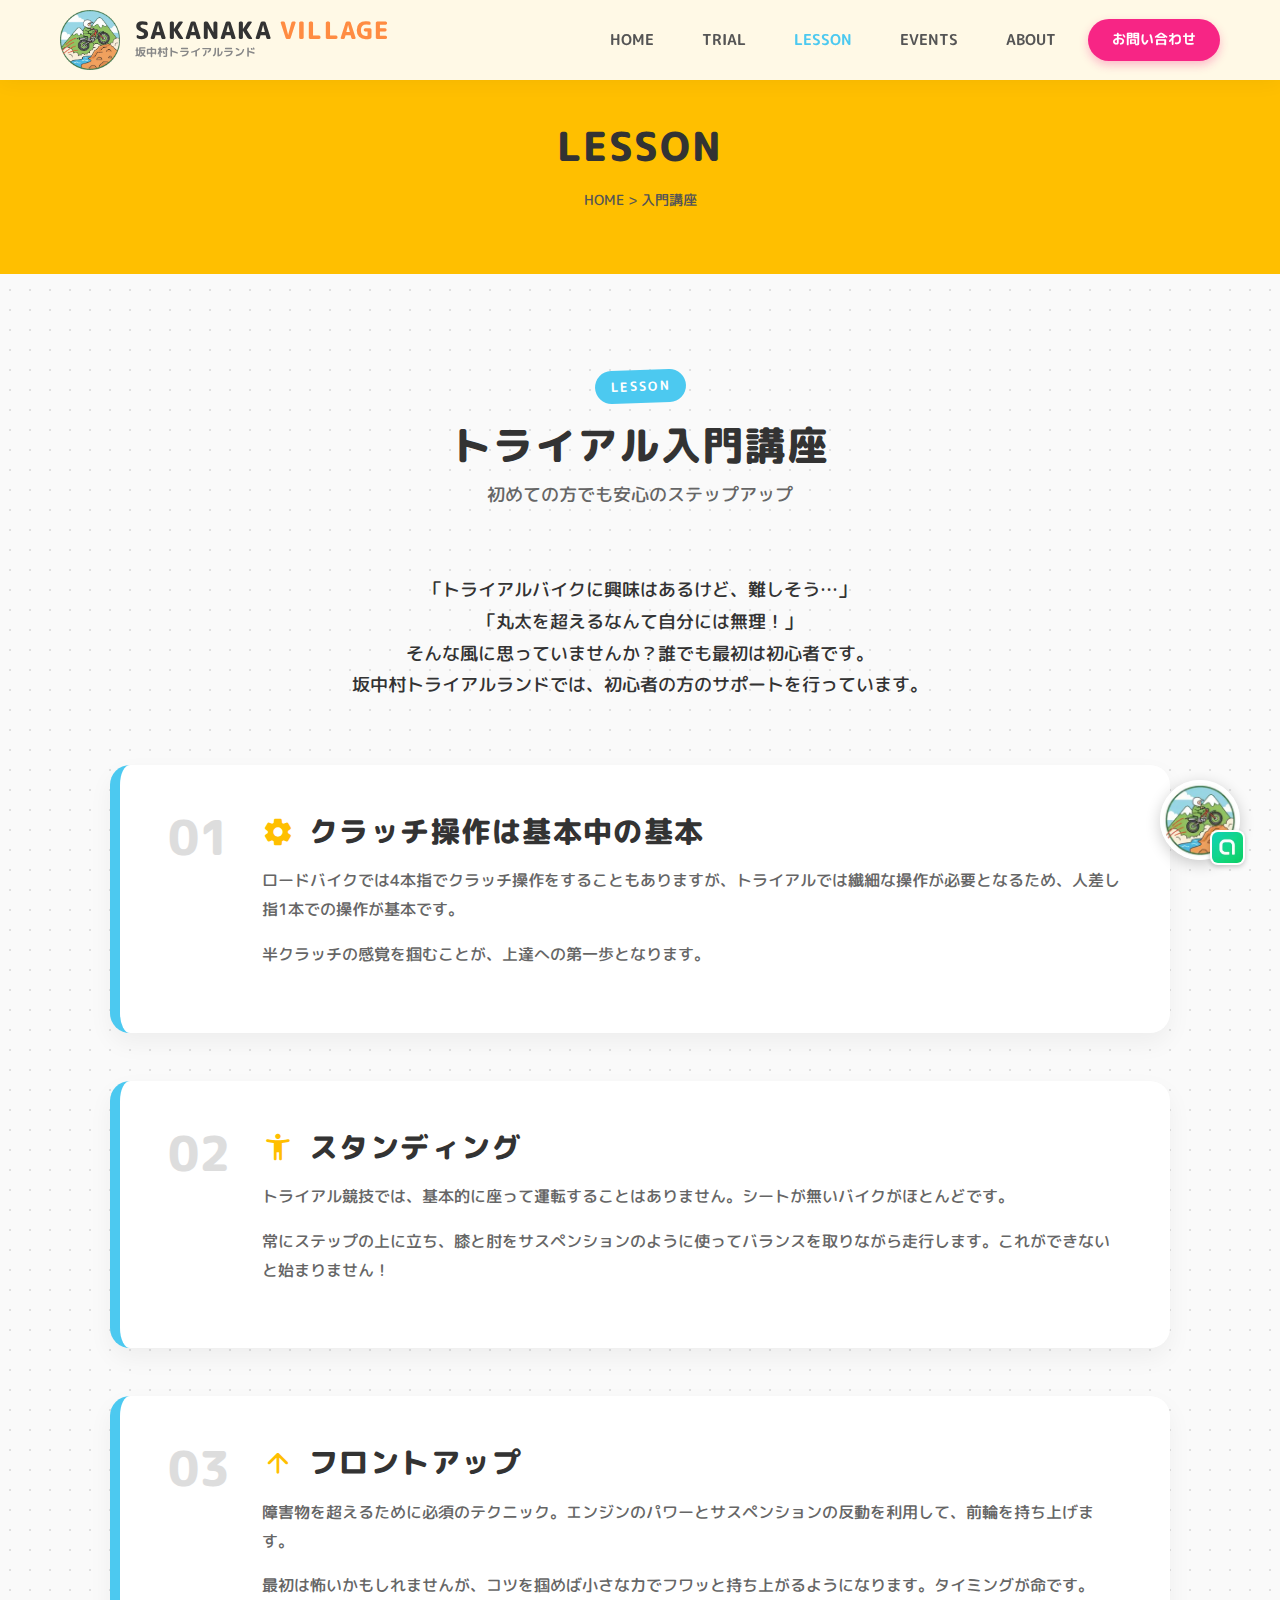
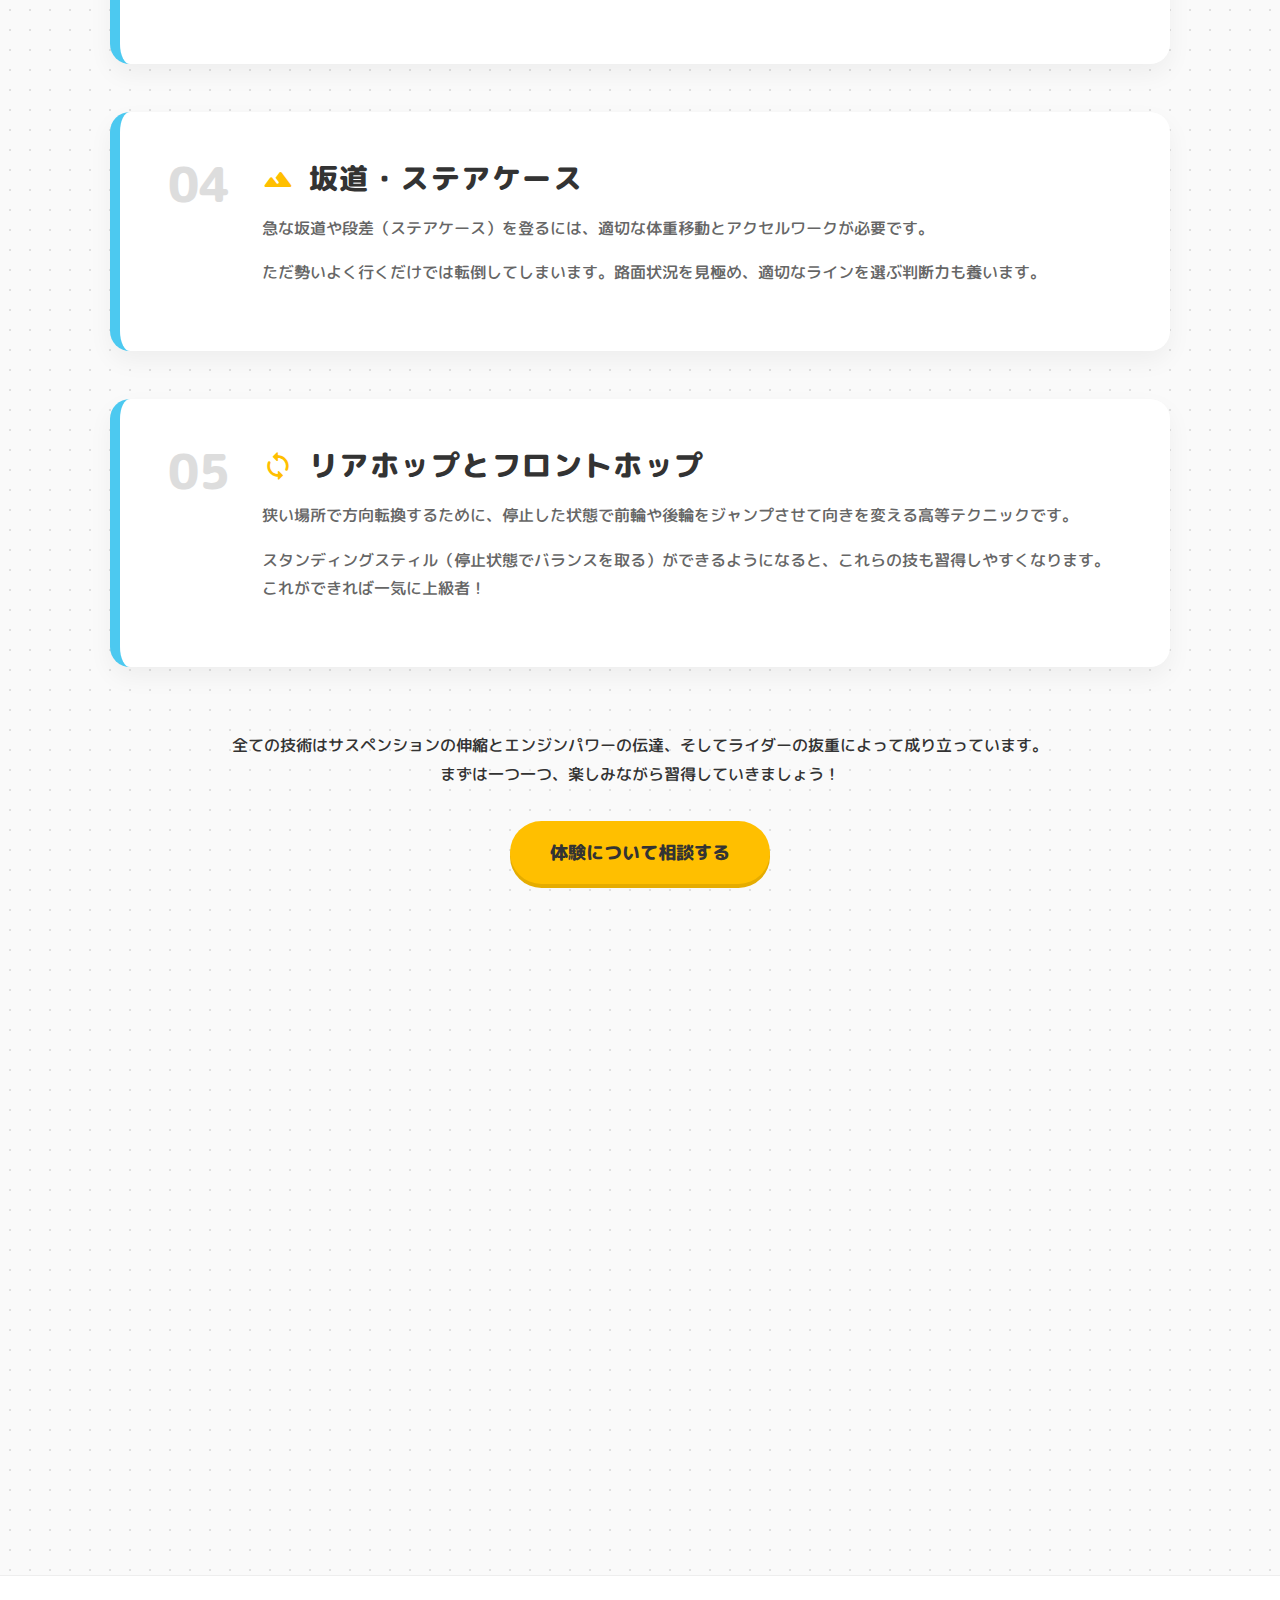
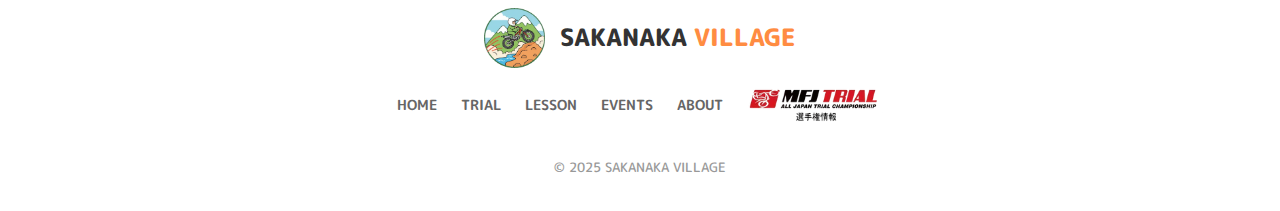
<file: src/lesson.html>
<!DOCTYPE html>
<html lang="ja">
<head>
    <meta charset="UTF-8">
    <meta name="viewport" content="width=device-width, initial-scale=1.0">
    <title>入門講座 - 坂中村トライアルランド</title>
    <meta name="description" content="トライアルバイクの始め方を丁寧に解説。体験予約、会員登録、車両購入、ライセンス取得まで、初心者でも安心して始められるステップガイド。坂中村トライアルランドで楽しくスタート！">
    <meta name="keywords" content="トライアルバイク,初心者,始め方,入門,体験,会員登録,車両購入,ライセンス,講習">
    <link rel="canonical" href="https://docodocodoco.com/sakanaka-village/lesson.html">

    <!-- Open Graph Protocol -->
    <meta property="og:type" content="article">
    <meta property="og:title" content="入門講座 - 坂中村トライアルランド">
    <meta property="og:description" content="トライアルバイクの始め方を丁寧に解説。体験予約から会員登録、車両購入、ライセンス取得まで、初心者でも安心して始められるステップガイド。">
    <meta property="og:url" content="https://docodocodoco.com/sakanaka-village/lesson.html">
    <meta property="og:site_name" content="坂中村トライアルランド">
    <meta property="og:image" content="https://docodocodoco.com/sakanaka-village/images/sakanaka-ogp.png">
    <meta property="og:locale" content="ja_JP">

    <!-- Twitter Card -->
    <meta name="twitter:card" content="summary_large_image">
    <meta name="twitter:title" content="入門講座 - 坂中村トライアルランド">
    <meta name="twitter:description" content="トライアルバイクの始め方を丁寧に解説。体験予約から会員登録、車両購入、ライセンス取得まで、初心者でも安心して始められるステップガイド。">
    <meta name="twitter:image" content="https://docodocodoco.com/sakanaka-village/images/sakanaka-ogp.png">

    <!-- Favicon -->
    <link rel="icon" type="image/x-icon" href="images/favicon.ico">
    <link rel="apple-touch-icon" sizes="180x180" href="images/apple-touch-icon.png">

    <!-- Web App -->
    <meta name="apple-mobile-web-app-title" content="Sakanaka Village">
    <meta name="mobile-web-app-capable" content="yes">
    <meta name="apple-mobile-web-app-status-bar-style" content="black-translucent">
    <link rel="manifest" href="manifest.json">
    <meta name="theme-color" content="#2c5f2d">

    <link rel="preload" href="style.css" as="style">
    <link rel="stylesheet" href="style.css">
    <link rel="preconnect" href="https://fonts.googleapis.com">
    <link rel="preconnect" href="https://fonts.gstatic.com" crossorigin>
    <link href="https://fonts.googleapis.com/css2?family=M+PLUS+Rounded+1c:wght@400;500;700;800&family=Noto+Sans+JP:wght@400;500;700&display=swap" rel="stylesheet" media="print" onload="this.media='all'">
    <noscript><link href="https://fonts.googleapis.com/css2?family=M+PLUS+Rounded+1c:wght@400;500;700;800&family=Noto+Sans+JP:wght@400;500;700&display=swap" rel="stylesheet"></noscript>
    <link href="https://fonts.googleapis.com/icon?family=Material+Icons+Round&display=swap" rel="stylesheet" media="print" onload="this.media='all'">
    <noscript><link href="https://fonts.googleapis.com/icon?family=Material+Icons+Round&display=swap" rel="stylesheet"></noscript>
    <style>
        .page-header {
            background-color: var(--primary-color);
            padding: 120px 0 60px;
            text-align: center;
            color: var(--text-color);
        }
        .page-title {
            font-size: 2.5rem;
            margin-bottom: 1rem;
        }
        .breadcrumb {
            color: #555;
            font-size: 0.9rem;
        }
        .intro-intro {
            text-align: center;
            max-width: 800px;
            margin: 0 auto 4rem;
            font-size: 1.1rem;
        }
        .step-list {
            display: grid;
            gap: 3rem;
        }
        .step-item {
            background: white;
            border-radius: var(--border-radius);
            padding: 3rem;
            box-shadow: var(--card-shadow);
            display: flex;
            align-items: flex-start;
            gap: 2rem;
            border-left: 10px solid var(--secondary-color);
        }
        .step-number {
            font-size: 3rem;
            font-weight: 800;
            color: #ddd;
            line-height: 1;
        }
        .step-content {
            flex: 1;
        }
        .step-content h3 {
            font-size: 1.8rem;
            margin-bottom: 1rem;
            color: var(--text-color);
            display: flex;
            align-items: center;
            gap: 15px;
        }
        .step-content p {
            color: #666;
            margin-bottom: 1rem;
        }
        .step-icon {
            color: var(--primary-color);
            font-size: 2rem;
        }

        @media (max-width: 768px) {
            .step-item {
                flex-direction: column;
                padding: 2rem;
            }
            .step-number {
                display: none; /* Hide big number on mobile */
            }
        }
    </style>
</head>
<body>
    <!-- Navigation -->
    <nav class="navbar">
        <div class="nav-container">
            <div class="nav-brand" style="cursor: pointer;" onclick="window.location.href='index.html'">
                <img src="images/sakanaka-logo.webp" alt="SAKANAKA VILLAGE" class="nav-logo-img">
                <div class="nav-brand-text">
                    <h1>SAKANAKA <span class="village-text">VILLAGE</span></h1>
                    <span class="brand-subtitle">坂中村トライアルランド</span>
                </div>
            </div>
            <ul class="nav-menu">
                <li class="nav-item"><a href="index.html" class="nav-link">HOME</a></li>
                <li class="nav-item"><a href="trial.html" class="nav-link">TRIAL</a></li>
                <li class="nav-item"><a href="lesson.html" class="nav-link" style="color: var(--secondary-color);">LESSON</a></li>
                <li class="nav-item"><a href="events.html" class="nav-link">EVENTS</a></li>
                <li class="nav-item"><a href="about.html" class="nav-link">ABOUT</a></li>
                <li class="nav-item action-btn"><a href="#contact" class="nav-link-btn">お問い合わせ</a></li>
            </ul>
            <div class="hamburger">
                <span class="bar"></span>
                <span class="bar"></span>
                <span class="bar"></span>
            </div>
        </div>
    </nav>

    <!-- Page Header -->
    <header class="page-header">
        <div class="container">
            <h1 class="page-title">LESSON</h1>
            <div class="breadcrumb">HOME > 入門講座</div>
        </div>
    </header>

    <!-- Main Content -->
    <section class="section">
        <div class="container">
            <div class="section-header">
                <span class="section-tag">LESSON</span>
                <h2>トライアル入門講座</h2>
                <p>初めての方でも安心のステップアップ</p>
            </div>

            <div class="intro-intro">
                <p>
                    「トライアルバイクに興味はあるけど、難しそう…」<br>
                    「丸太を超えるなんて自分には無理！」<br>
                    そんな風に思っていませんか？誰でも最初は初心者です。<br>
                    坂中村トライアルランドでは、初心者の方のサポートを行っています。
                </p>
            </div>

            <div class="step-list">
                <div class="step-item">
                    <div class="step-number">01</div>
                    <div class="step-content">
                        <h3><span class="material-icons-round step-icon">settings</span> クラッチ操作は基本中の基本</h3>
                        <p>ロードバイクでは4本指でクラッチ操作をすることもありますが、トライアルでは繊細な操作が必要となるため、人差し指1本での操作が基本です。</p>
                        <p>半クラッチの感覚を掴むことが、上達への第一歩となります。</p>
                    </div>
                </div>

                <div class="step-item">
                    <div class="step-number">02</div>
                    <div class="step-content">
                        <h3><span class="material-icons-round step-icon">accessibility_new</span> スタンディング</h3>
                        <p>トライアル競技では、基本的に座って運転することはありません。シートが無いバイクがほとんどです。</p>
                        <p>常にステップの上に立ち、膝と肘をサスペンションのように使ってバランスを取りながら走行します。これができないと始まりません！</p>
                    </div>
                </div>

                <div class="step-item">
                    <div class="step-number">03</div>
                    <div class="step-content">
                        <h3><span class="material-icons-round step-icon">arrow_upward</span> フロントアップ</h3>
                        <p>障害物を超えるために必須のテクニック。エンジンのパワーとサスペンションの反動を利用して、前輪を持ち上げます。</p>
                        <p>最初は怖いかもしれませんが、コツを掴めば小さな力でフワッと持ち上がるようになります。タイミングが命です。</p>
                    </div>
                </div>

                <div class="step-item">
                    <div class="step-number">04</div>
                    <div class="step-content">
                        <h3><span class="material-icons-round step-icon">landscape</span> 坂道・ステアケース</h3>
                        <p>急な坂道や段差（ステアケース）を登るには、適切な体重移動とアクセルワークが必要です。</p>
                        <p>ただ勢いよく行くだけでは転倒してしまいます。路面状況を見極め、適切なラインを選ぶ判断力も養います。</p>
                    </div>
                </div>

                <div class="step-item">
                    <div class="step-number">05</div>
                    <div class="step-content">
                        <h3><span class="material-icons-round step-icon">sync</span> リアホップとフロントホップ</h3>
                        <p>狭い場所で方向転換するために、停止した状態で前輪や後輪をジャンプさせて向きを変える高等テクニックです。</p>
                        <p>スタンディングスティル（停止状態でバランスを取る）ができるようになると、これらの技も習得しやすくなります。これができれば一気に上級者！</p>
                    </div>
                </div>
            </div>

            <div style="margin-top: 4rem; text-align: center;">
                <p>全ての技術はサスペンションの伸縮とエンジンパワーの伝達、そしてライダーの抜重によって成り立っています。<br>
                まずは一つ一つ、楽しみながら習得していきましょう！</p>
                <a href="#contact" class="btn-primary" style="margin-top: 2rem;">体験について相談する</a>
            </div>
        </div>
    </section>

    <!-- Contact/Footer Section -->
    <section id="contact" class="section contact">
        <div class="container">
            <div class="contact-box">
                <h2>お問い合わせはお気軽に</h2>
                <p>通常のLINEとは違い、ID不要、ニックネームのみで参加出来るオープンチャットを開設しています。</p>
                <a href="https://line.me/ti/g2/vHD_fdbdG8MsCP6qrtG6Tg1cD-awh3cVIGlbyQ?utm_source=invitation&utm_medium=link_copy&utm_campaign=default" target="_blank" class="btn-line">
                    <img src="images/sakanaka-openchat-icon.webp" alt="LINE" class="btn-icon-img" loading="lazy"> LINEオープンチャットに参加
                </a>
            </div>
        </div>
    </section>

    <footer class="footer">
        <div class="container">
            <div class="footer-content">
                <div class="footer-logo">
                    <img src="images/sakanaka-logo.webp" alt="SAKANAKA VILLAGE" class="footer-logo-img" loading="lazy">
                    <div>SAKANAKA <span class="village-text">VILLAGE</span></div>
                </div>
                <ul class="footer-links">
                    <li><a href="index.html">HOME</a></li>
                    <li><a href="trial.html">TRIAL</a></li>
                    <li><a href="lesson.html">LESSON</a></li>
                    <li><a href="events.html">EVENTS</a></li>
                    <li><a href="about.html">ABOUT</a></li>
                    <li>
                        <a href="https://www.mfj.or.jp/motosports/trial/local-championship/" target="_blank" title="MFJ地方トライアル選手権シリーズ" class="footer-icon-link">
                            <img src="images/mfj-logo.webp" alt="MFJ地方トライアル選手権シリーズ">
                        </a>
                    </li>
                </ul>
            </div>
            <p class="copyright">&copy; 2025 SAKANAKA VILLAGE</p>
        </div>
    </footer>

    <div id="floating-line-btn" class="floating-btn">
        <a href="#contact" title="お問い合わせへスクロール">
            <div class="icon-wrapper">
                <img src="images/sakanaka-openchat-icon.webp" alt="坂中村オープンチャット" class="icon-img main-icon" loading="lazy">
                <img src="images/line-openchat-icon.webp" alt="LINE" class="icon-img sub-icon" loading="lazy">
            </div>
        </a>
    </div>

    <script src="script.js" defer></script>
</body>
</html>
</file>
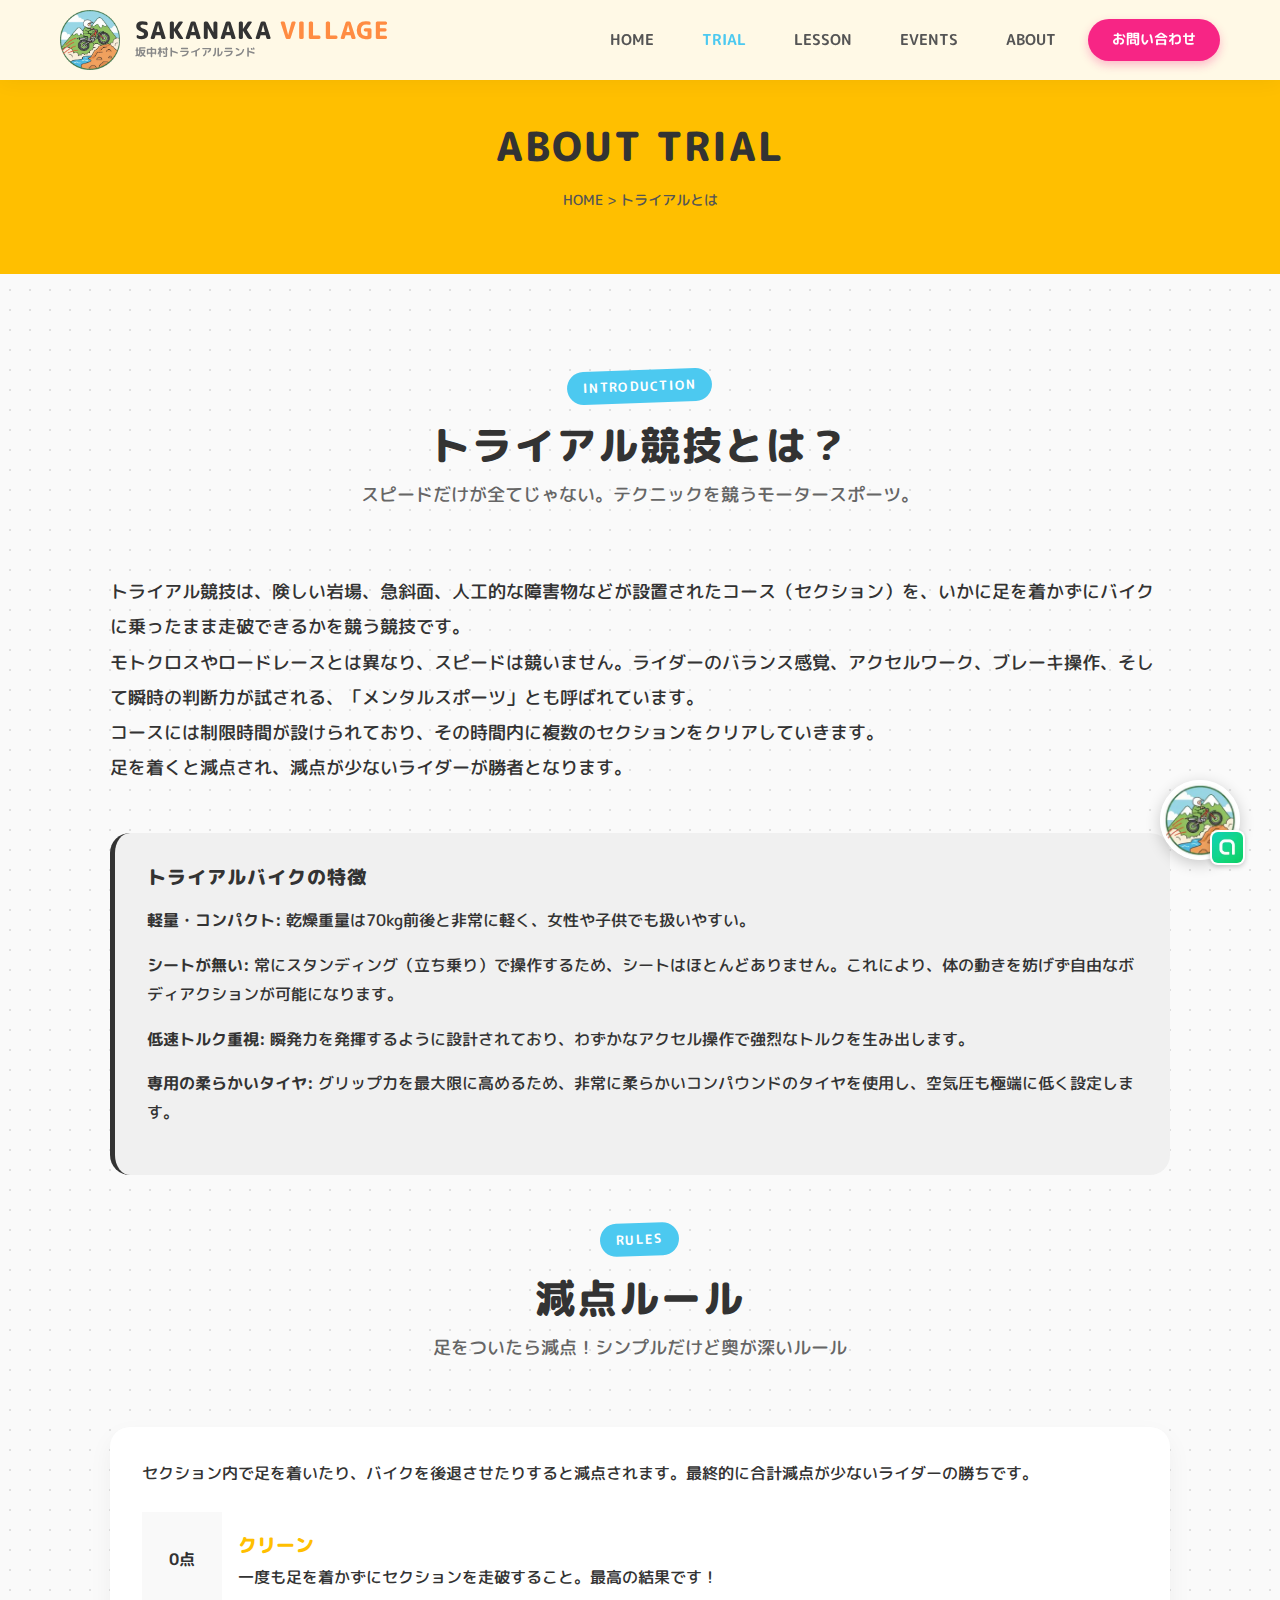
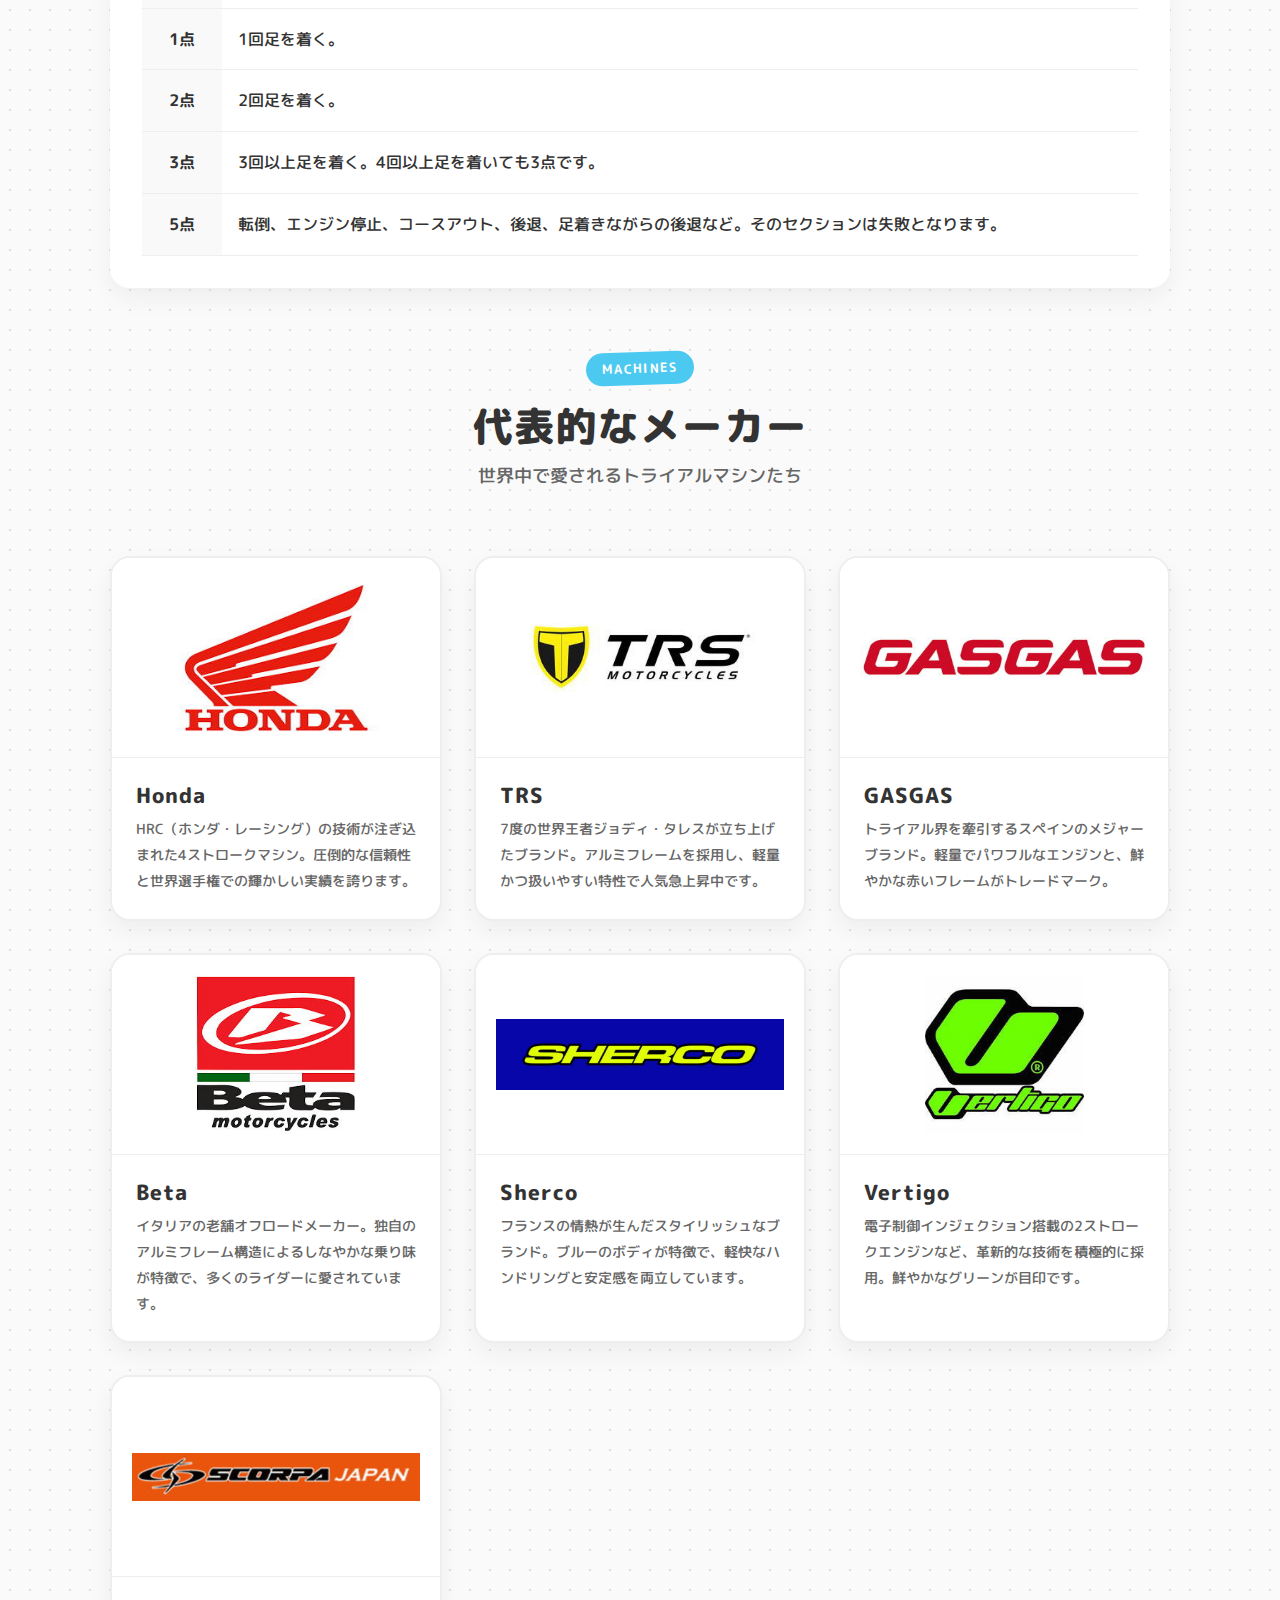
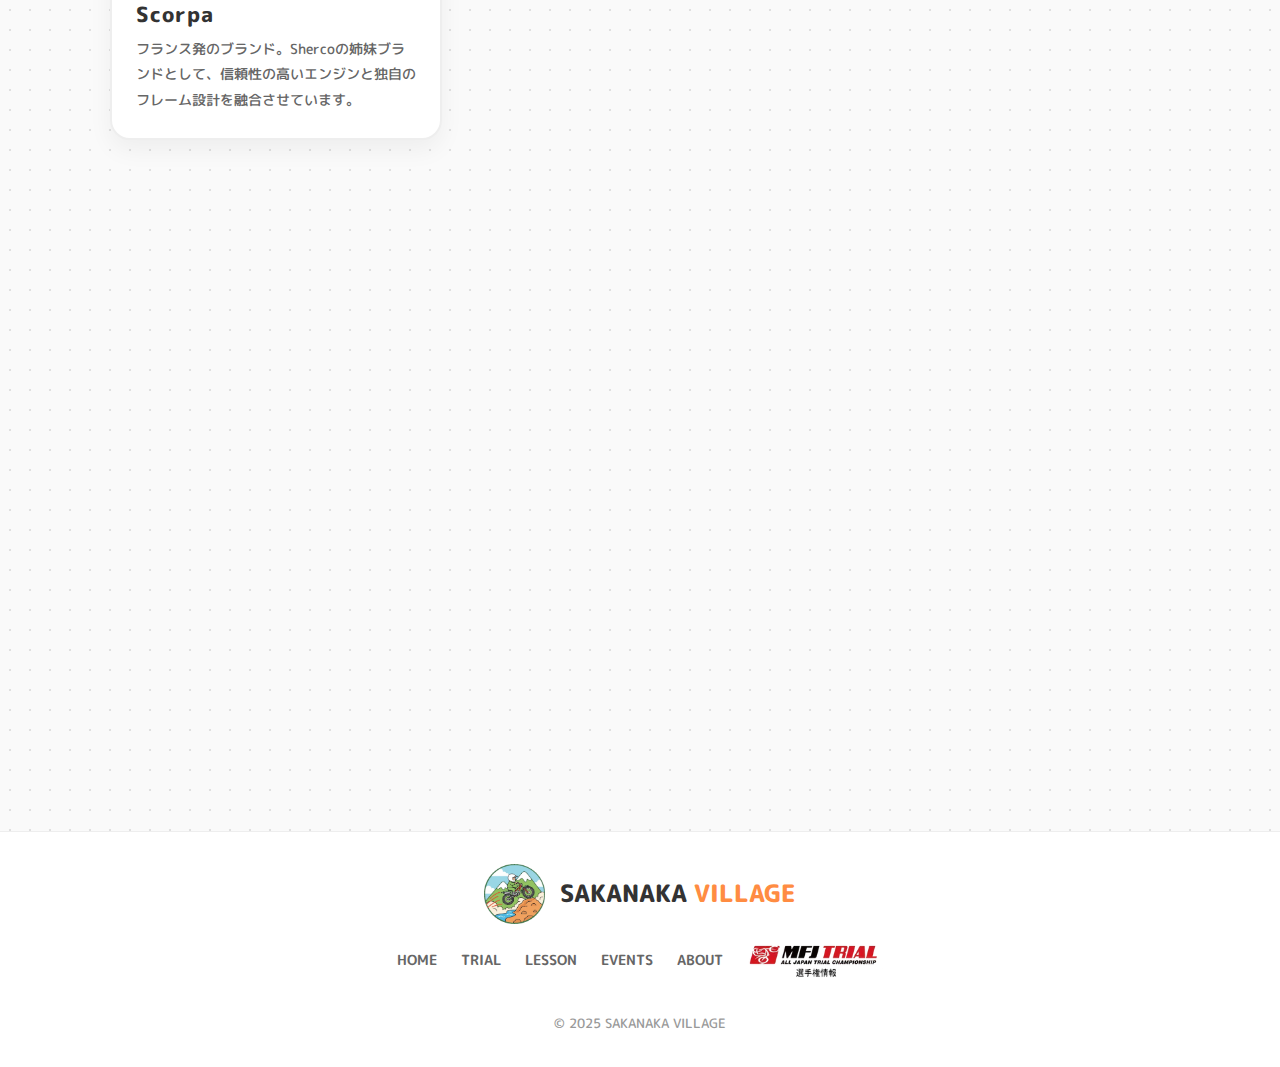
<file: src/trial.html>
<!DOCTYPE html>
<html lang="ja">
<head>
    <meta charset="UTF-8">
    <meta name="viewport" content="width=device-width, initial-scale=1.0">
    <title>トライアルとは - 坂中村トライアルランド</title>
    <meta name="description" content="トライアルバイクの競技ルールやスコア方式を詳しく解説。減点方式で採点され、最も減点が少ないライダーが優勝。坂中村トライアルランドでトライアルを体験しよう！">
    <meta name="keywords" content="トライアル,トライアルバイク,競技ルール,スコア,減点方式,セクション,オブザーバー">
    <link rel="canonical" href="https://docodocodoco.com/sakanaka-village/trial.html">

    <!-- Open Graph Protocol -->
    <meta property="og:type" content="article">
    <meta property="og:title" content="トライアルとは - 坂中村トライアルランド">
    <meta property="og:description" content="トライアルバイクの競技ルールやスコア方式を詳しく解説。減点方式で採点され、最も減点が少ないライダーが優勝。">
    <meta property="og:url" content="https://docodocodoco.com/sakanaka-village/trial.html">
    <meta property="og:site_name" content="坂中村トライアルランド">
    <meta property="og:image" content="https://docodocodoco.com/sakanaka-village/images/sakanaka-ogp.png">
    <meta property="og:locale" content="ja_JP">

    <!-- Twitter Card -->
    <meta name="twitter:card" content="summary_large_image">
    <meta name="twitter:title" content="トライアルとは - 坂中村トライアルランド">
    <meta name="twitter:description" content="トライアルバイクの競技ルールやスコア方式を詳しく解説。減点方式で採点され、最も減点が少ないライダーが優勝。">
    <meta name="twitter:image" content="https://docodocodoco.com/sakanaka-village/images/sakanaka-ogp.png">

    <!-- Favicon -->
    <link rel="icon" type="image/x-icon" href="images/favicon.ico">
    <link rel="apple-touch-icon" sizes="180x180" href="images/apple-touch-icon.png">

    <!-- Web App -->
    <meta name="apple-mobile-web-app-title" content="Sakanaka Village">
    <meta name="mobile-web-app-capable" content="yes">
    <meta name="apple-mobile-web-app-status-bar-style" content="black-translucent">
    <link rel="manifest" href="manifest.json">
    <meta name="theme-color" content="#2c5f2d">

    <link rel="stylesheet" href="style.css">
    <link rel="preconnect" href="https://fonts.googleapis.com">
    <link rel="preconnect" href="https://fonts.gstatic.com" crossorigin>
    <link href="https://fonts.googleapis.com/css2?family=M+PLUS+Rounded+1c:wght@400;500;700;800&family=Noto+Sans+JP:wght@400;500;700&display=swap" rel="stylesheet">
    <link href="https://fonts.googleapis.com/icon?family=Material+Icons+Round" rel="stylesheet">
    <style>
        .page-header {
            background-color: var(--primary-color);
            padding: 120px 0 60px;
            text-align: center;
            color: var(--text-color);
        }
        .page-title {
            font-size: 2.5rem;
            margin-bottom: 1rem;
        }
        .breadcrumb {
            color: #555;
            font-size: 0.9rem;
        }
        .concept-text {
            font-size: 1.1rem;
            line-height: 2;
            margin-bottom: 3rem;
        }
        .rule-box {
            background: #fff;
            padding: 2rem;
            border-radius: var(--border-radius);
            box-shadow: var(--card-shadow);
            margin-bottom: 4rem;
        }
        .score-table {
            width: 100%;
            border-collapse: collapse;
            margin-top: 1.5rem;
        }
        .score-table th, .score-table td {
            padding: 1rem;
            border-bottom: 1px solid #eee;
            text-align: left;
        }
        .score-table th {
            width: 80px;
            background: #f9f9f9;
            font-weight: 700;
            text-align: center;
        }
        
        @media (max-width: 425px) {
            .score-table th {
                width: 60px;
                padding: 0.5rem; /* パディングも少し減らしてスペース確保 */
            }
            .score-table td {
                padding: 0.5rem;
            }
        }
        .score-clean {
            color: var(--primary-color);
            font-weight: 800;
            font-size: 1.2rem;
        }
        .machine-grid {
            display: grid;
            grid-template-columns: repeat(auto-fill, minmax(300px, 1fr));
            gap: 2rem;
        }
        .machine-card {
            background: white;
            border-radius: var(--border-radius);
            overflow: hidden;
            box-shadow: var(--card-shadow);
            border: 2px solid #eee;
        }
        .machine-img {
            width: 100%;
            height: 200px;
            object-fit: contain; /* ロゴ全体が見えるようにcontainに変更 */
            background: #fff; /* ロゴの背景を白に */
            display: block;
            padding: 20px; /* 余白を追加 */
            border-bottom: 1px solid #eee;
        }
        .machine-info {
            padding: 1.5rem;
        }
        .machine-info h3 {
            margin-bottom: 0.5rem;
            font-size: 1.3rem;
        }
        .machine-info p {
            font-size: 0.9rem;
            color: #666;
        }
        .ceo-message {
            background: #f0f0f0;
            padding: 2rem;
            border-radius: var(--border-radius);
            margin-bottom: 3rem;
            border-left: 5px solid var(--text-color);
        }
        .ceo-message h3 {
            margin-bottom: 1rem;
            font-size: 1.2rem;
        }
        .ceo-message p {
            margin-bottom: 1rem;
        }
    </style>
</head>
<body>
    <!-- Navigation -->
    <nav class="navbar">
        <div class="nav-container">
            <div class="nav-brand" style="cursor: pointer;" onclick="window.location.href='index.html'">
                <img src="images/sakanaka-logo.webp" alt="SAKANAKA VILLAGE" class="nav-logo-img">
                <div class="nav-brand-text">
                    <h1>SAKANAKA <span class="village-text">VILLAGE</span></h1>
                    <span class="brand-subtitle">坂中村トライアルランド</span>
                </div>
            </div>
            <ul class="nav-menu">
                <li class="nav-item"><a href="index.html" class="nav-link">HOME</a></li>
                <li class="nav-item"><a href="trial.html" class="nav-link" style="color: var(--secondary-color);">TRIAL</a></li>
                <li class="nav-item"><a href="lesson.html" class="nav-link">LESSON</a></li>
                <li class="nav-item"><a href="events.html" class="nav-link">EVENTS</a></li>
                <li class="nav-item"><a href="about.html" class="nav-link">ABOUT</a></li>
                <li class="nav-item action-btn"><a href="#contact" class="nav-link-btn">お問い合わせ</a></li>
            </ul>
            <div class="hamburger">
                <span class="bar"></span>
                <span class="bar"></span>
                <span class="bar"></span>
            </div>
        </div>
    </nav>

    <!-- Page Header -->
    <header class="page-header">
        <div class="container">
            <h1 class="page-title">ABOUT TRIAL</h1>
            <div class="breadcrumb">HOME > トライアルとは</div>
        </div>
    </header>

    <!-- Main Content -->
    <section class="section">
        <div class="container">
            <div class="section-header">
                <span class="section-tag">INTRODUCTION</span>
                <h2>トライアル競技とは？</h2>
                <p>スピードだけが全てじゃない。テクニックを競うモータースポーツ。</p>
            </div>

            <div class="concept-text">
                <p>
                    トライアル競技は、険しい岩場、急斜面、人工的な障害物などが設置されたコース（セクション）を、いかに足を着かずにバイクに乗ったまま走破できるかを競う競技です。<br>
                    モトクロスやロードレースとは異なり、スピードは競いません。ライダーのバランス感覚、アクセルワーク、ブレーキ操作、そして瞬時の判断力が試される、「メンタルスポーツ」とも呼ばれています。
                </p>
                <p>
                    コースには制限時間が設けられており、その時間内に複数のセクションをクリアしていきます。<br>
                    足を着くと減点され、減点が少ないライダーが勝者となります。
                </p>
            </div>

            <div class="ceo-message">
                <h3>トライアルバイクの特徴</h3>
                <p><strong>軽量・コンパクト:</strong> 乾燥重量は70kg前後と非常に軽く、女性や子供でも扱いやすい。</p>
                <p><strong>シートが無い:</strong> 常にスタンディング（立ち乗り）で操作するため、シートはほとんどありません。これにより、体の動きを妨げず自由なボディアクションが可能になります。</p>
                <p><strong>低速トルク重視:</strong> 瞬発力を発揮するように設計されており、わずかなアクセル操作で強烈なトルクを生み出します。</p>
                <p><strong>専用の柔らかいタイヤ:</strong> グリップ力を最大限に高めるため、非常に柔らかいコンパウンドのタイヤを使用し、空気圧も極端に低く設定します。</p>
            </div>

            <div class="section-header">
                <span class="section-tag">RULES</span>
                <h2>減点ルール</h2>
                <p>足をついたら減点！シンプルだけど奥が深いルール</p>
            </div>

            <div class="rule-box">
                <p>セクション内で足を着いたり、バイクを後退させたりすると減点されます。最終的に合計減点が少ないライダーの勝ちです。</p>
                <table class="score-table">
                    <tr>
                        <th>0点</th>
                        <td><span class="score-clean">クリーン</span><br>一度も足を着かずにセクションを走破すること。最高の結果です！</td>
                    </tr>
                    <tr>
                        <th>1点</th>
                        <td>1回足を着く。</td>
                    </tr>
                    <tr>
                        <th>2点</th>
                        <td>2回足を着く。</td>
                    </tr>
                    <tr>
                        <th>3点</th>
                        <td>3回以上足を着く。4回以上足を着いても3点です。</td>
                    </tr>
                    <tr>
                        <th>5点</th>
                        <td>転倒、エンジン停止、コースアウト、後退、足着きながらの後退など。そのセクションは失敗となります。</td>
                    </tr>
                </table>
            </div>

            <div class="section-header">
                <span class="section-tag">MACHINES</span>
                <h2>代表的なメーカー</h2>
                <p>世界中で愛されるトライアルマシンたち</p>
            </div>

            <div class="machine-grid">
                <div class="machine-card">
                    <img src="images/brand-logo/honda.jpg" alt="Honda" class="machine-img">
                    <div class="machine-info">
                        <h3>Honda</h3>
                        <p>HRC（ホンダ・レーシング）の技術が注ぎ込まれた4ストロークマシン。圧倒的な信頼性と世界選手権での輝かしい実績を誇ります。</p>
                    </div>
                </div>
                <div class="machine-card">
                    <img src="images/brand-logo/trs.jpg" alt="TRS" class="machine-img">
                    <div class="machine-info">
                        <h3>TRS</h3>
                        <p>7度の世界王者ジョディ・タレスが立ち上げたブランド。アルミフレームを採用し、軽量かつ扱いやすい特性で人気急上昇中です。</p>
                    </div>
                </div>
                <div class="machine-card">
                    <img src="images/brand-logo/gasgas.jpg" alt="GASGAS" class="machine-img">
                    <div class="machine-info">
                        <h3>GASGAS</h3>
                        <p>トライアル界を牽引するスペインのメジャーブランド。軽量でパワフルなエンジンと、鮮やかな赤いフレームがトレードマーク。</p>
                    </div>
                </div>
                <div class="machine-card">
                    <img src="images/brand-logo/beta.jpg" alt="Beta" class="machine-img">
                    <div class="machine-info">
                        <h3>Beta</h3>
                        <p>イタリアの老舗オフロードメーカー。独自のアルミフレーム構造によるしなやかな乗り味が特徴で、多くのライダーに愛されています。</p>
                    </div>
                </div>
                <div class="machine-card">
                    <img src="images/brand-logo/sherco.jpg" alt="Sherco" class="machine-img">
                    <div class="machine-info">
                        <h3>Sherco</h3>
                        <p>フランスの情熱が生んだスタイリッシュなブランド。ブルーのボディが特徴で、軽快なハンドリングと安定感を両立しています。</p>
                    </div>
                </div>
                <div class="machine-card">
                    <img src="images/brand-logo/vertigo.jpg" alt="Vertigo" class="machine-img">
                    <div class="machine-info">
                        <h3>Vertigo</h3>
                        <p>電子制御インジェクション搭載の2ストロークエンジンなど、革新的な技術を積極的に採用。鮮やかなグリーンが目印です。</p>
                    </div>
                </div>
                <div class="machine-card">
                    <img src="images/brand-logo/scorpa.jpg" alt="Scorpa" class="machine-img">
                    <div class="machine-info">
                        <h3>Scorpa</h3>
                        <p>フランス発のブランド。Shercoの姉妹ブランドとして、信頼性の高いエンジンと独自のフレーム設計を融合させています。</p>
                    </div>
                </div>
            </div>
        </div>
    </section>

    <!-- Contact/Footer Section -->
    <section id="contact" class="section contact">
        <div class="container">
            <div class="contact-box">
                <h2>お問い合わせはお気軽に</h2>
                <p>通常のLINEとは違い、ID不要、ニックネームのみで参加出来るオープンチャットを開設しています。</p>
                <a href="https://line.me/ti/g2/vHD_fdbdG8MsCP6qrtG6Tg1cD-awh3cVIGlbyQ?utm_source=invitation&utm_medium=link_copy&utm_campaign=default" target="_blank" class="btn-line">
                    <img src="images/sakanaka-openchat-icon.webp" alt="LINE" class="btn-icon-img" loading="lazy"> LINEオープンチャットに参加
                </a>
            </div>
        </div>
    </section>

    <footer class="footer">
        <div class="container">
            <div class="footer-content">
                <div class="footer-logo">
                    <img src="images/sakanaka-logo.webp" alt="SAKANAKA VILLAGE" class="footer-logo-img" loading="lazy">
                    <div>SAKANAKA <span class="village-text">VILLAGE</span></div>
                </div>
                <ul class="footer-links">
                    <li><a href="index.html">HOME</a></li>
                    <li><a href="trial.html">TRIAL</a></li>
                    <li><a href="lesson.html">LESSON</a></li>
                    <li><a href="events.html">EVENTS</a></li>
                    <li><a href="about.html">ABOUT</a></li>
                    <li>
                        <a href="https://www.mfj.or.jp/motosports/trial/local-championship/" target="_blank" title="MFJ地方トライアル選手権シリーズ" class="footer-icon-link">
                            <img src="images/mfj-logo.webp" alt="MFJ地方トライアル選手権シリーズ">
                        </a>
                    </li>
                </ul>
            </div>
            <p class="copyright">&copy; 2025 SAKANAKA VILLAGE</p>
        </div>
    </footer>

    <div id="floating-line-btn" class="floating-btn">
        <a href="#contact" title="お問い合わせへスクロール">
            <div class="icon-wrapper">
                <img src="images/sakanaka-openchat-icon.webp" alt="坂中村オープンチャット" class="icon-img main-icon" loading="lazy">
                <img src="images/line-openchat-icon.webp" alt="LINE" class="icon-img sub-icon" loading="lazy">
            </div>
        </a>
    </div>

    <script src="script.js"></script>
</body>
</html>
</file>
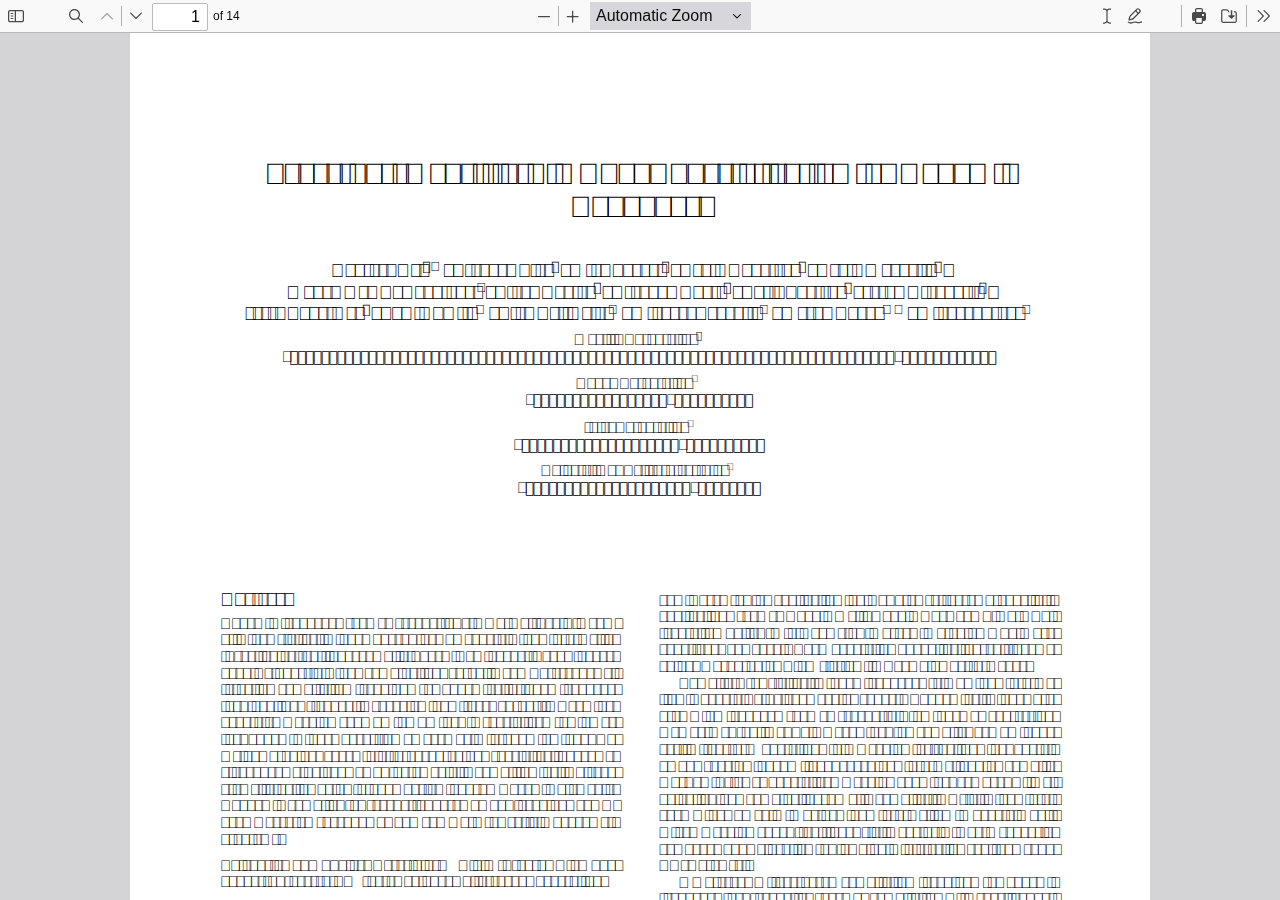
<file: pdfjs/web/viewer.html>
<!DOCTYPE html>
<!--
Copyright 2012 Mozilla Foundation

Licensed under the Apache License, Version 2.0 (the "License");
you may not use this file except in compliance with the License.
You may obtain a copy of the License at

    http://www.apache.org/licenses/LICENSE-2.0

Unless required by applicable law or agreed to in writing, software
distributed under the License is distributed on an "AS IS" BASIS,
WITHOUT WARRANTIES OR CONDITIONS OF ANY KIND, either express or implied.
See the License for the specific language governing permissions and
limitations under the License.

Adobe CMap resources are covered by their own copyright but the same license:

    Copyright 1990-2015 Adobe Systems Incorporated.

See https://github.com/adobe-type-tools/cmap-resources
-->
<html dir="ltr" mozdisallowselectionprint>
  <head>
    <meta charset="utf-8">
    <meta name="viewport" content="width=device-width, initial-scale=1, maximum-scale=1">
    <meta name="google" content="notranslate">
    <title>PDF.js viewer</title>

<!-- This snippet is used in production (included from viewer.html) -->
<link rel="resource" type="application/l10n" href="locale/locale.json">
<script src="../build/pdf.mjs" type="module"></script>

    <link rel="stylesheet" href="viewer.css">

  <script src="viewer.mjs" type="module"></script>
  </head>

  <body tabindex="1">
    <div id="outerContainer">

      <div id="sidebarContainer">
        <div id="toolbarSidebar">
          <div id="toolbarSidebarLeft">
            <div id="sidebarViewButtons" class="splitToolbarButton toggled" role="radiogroup">
              <button id="viewThumbnail" class="toolbarButton toggled" title="Show Thumbnails" tabindex="2" data-l10n-id="pdfjs-thumbs-button" role="radio" aria-checked="true" aria-controls="thumbnailView">
                 <span data-l10n-id="pdfjs-thumbs-button-label">Thumbnails</span>
              </button>
              <button id="viewOutline" class="toolbarButton" title="Show Document Outline (double-click to expand/collapse all items)" tabindex="3" data-l10n-id="pdfjs-document-outline-button" role="radio" aria-checked="false" aria-controls="outlineView">
                 <span data-l10n-id="pdfjs-document-outline-button-label">Document Outline</span>
              </button>
              <button id="viewAttachments" class="toolbarButton" title="Show Attachments" tabindex="4" data-l10n-id="pdfjs-attachments-button" role="radio" aria-checked="false" aria-controls="attachmentsView">
                 <span data-l10n-id="pdfjs-attachments-button-label">Attachments</span>
              </button>
              <button id="viewLayers" class="toolbarButton" title="Show Layers (double-click to reset all layers to the default state)" tabindex="5" data-l10n-id="pdfjs-layers-button" role="radio" aria-checked="false" aria-controls="layersView">
                 <span data-l10n-id="pdfjs-layers-button-label">Layers</span>
              </button>
            </div>
          </div>

          <div id="toolbarSidebarRight">
            <div id="outlineOptionsContainer">
              <div class="verticalToolbarSeparator"></div>

              <button id="currentOutlineItem" class="toolbarButton" disabled="disabled" title="Find Current Outline Item" tabindex="6" data-l10n-id="pdfjs-current-outline-item-button">
                <span data-l10n-id="pdfjs-current-outline-item-button-label">Current Outline Item</span>
              </button>
            </div>
          </div>
        </div>
        <div id="sidebarContent">
          <div id="thumbnailView">
          </div>
          <div id="outlineView" class="hidden">
          </div>
          <div id="attachmentsView" class="hidden">
          </div>
          <div id="layersView" class="hidden">
          </div>
        </div>
        <div id="sidebarResizer"></div>
      </div>  <!-- sidebarContainer -->

      <div id="mainContainer">
        <div class="findbar hidden doorHanger" id="findbar">
          <div id="findbarInputContainer">
            <span class="loadingInput end">
              <input id="findInput" class="toolbarField" title="Find" placeholder="Find in document…" tabindex="91" data-l10n-id="pdfjs-find-input" aria-invalid="false">
            </span>
            <div class="splitToolbarButton">
              <button id="findPrevious" class="toolbarButton" title="Find the previous occurrence of the phrase" tabindex="92" data-l10n-id="pdfjs-find-previous-button">
                <span data-l10n-id="pdfjs-find-previous-button-label">Previous</span>
              </button>
              <div class="splitToolbarButtonSeparator"></div>
              <button id="findNext" class="toolbarButton" title="Find the next occurrence of the phrase" tabindex="93" data-l10n-id="pdfjs-find-next-button">
                <span data-l10n-id="pdfjs-find-next-button-label">Next</span>
              </button>
            </div>
          </div>

          <div id="findbarOptionsOneContainer">
            <input type="checkbox" id="findHighlightAll" class="toolbarField" tabindex="94">
            <label for="findHighlightAll" class="toolbarLabel" data-l10n-id="pdfjs-find-highlight-checkbox">Highlight All</label>
            <input type="checkbox" id="findMatchCase" class="toolbarField" tabindex="95">
            <label for="findMatchCase" class="toolbarLabel" data-l10n-id="pdfjs-find-match-case-checkbox-label">Match Case</label>
          </div>
          <div id="findbarOptionsTwoContainer">
            <input type="checkbox" id="findMatchDiacritics" class="toolbarField" tabindex="96">
            <label for="findMatchDiacritics" class="toolbarLabel" data-l10n-id="pdfjs-find-match-diacritics-checkbox-label">Match Diacritics</label>
            <input type="checkbox" id="findEntireWord" class="toolbarField" tabindex="97">
            <label for="findEntireWord" class="toolbarLabel" data-l10n-id="pdfjs-find-entire-word-checkbox-label">Whole Words</label>
          </div>

          <div id="findbarMessageContainer" aria-live="polite">
            <span id="findResultsCount" class="toolbarLabel"></span>
            <span id="findMsg" class="toolbarLabel"></span>
          </div>
        </div>  <!-- findbar -->

        <div class="editorParamsToolbar hidden doorHangerRight" id="editorHighlightParamsToolbar">
          <div id="highlightParamsToolbarContainer" class="editorParamsToolbarContainer">
            <div id="editorHighlightColorPicker" class="colorPicker">
              <span id="highlightColorPickerLabel" class="editorParamsLabel" data-l10n-id="pdfjs-editor-highlight-colorpicker-label">Highlight color</span>
            </div>
          </div>
        </div>

        <div class="editorParamsToolbar hidden doorHangerRight" id="editorFreeTextParamsToolbar">
          <div class="editorParamsToolbarContainer">
            <div class="editorParamsSetter">
              <label for="editorFreeTextColor" class="editorParamsLabel" data-l10n-id="pdfjs-editor-free-text-color-input">Color</label>
              <input type="color" id="editorFreeTextColor" class="editorParamsColor" tabindex="102">
            </div>
            <div class="editorParamsSetter">
              <label for="editorFreeTextFontSize" class="editorParamsLabel" data-l10n-id="pdfjs-editor-free-text-size-input">Size</label>
              <input type="range" id="editorFreeTextFontSize" class="editorParamsSlider" value="10" min="5" max="100" step="1" tabindex="103">
            </div>
          </div>
        </div>

        <div class="editorParamsToolbar hidden doorHangerRight" id="editorInkParamsToolbar">
          <div class="editorParamsToolbarContainer">
            <div class="editorParamsSetter">
              <label for="editorInkColor" class="editorParamsLabel" data-l10n-id="pdfjs-editor-ink-color-input">Color</label>
              <input type="color" id="editorInkColor" class="editorParamsColor" tabindex="104">
            </div>
            <div class="editorParamsSetter">
              <label for="editorInkThickness" class="editorParamsLabel" data-l10n-id="pdfjs-editor-ink-thickness-input">Thickness</label>
              <input type="range" id="editorInkThickness" class="editorParamsSlider" value="1" min="1" max="20" step="1" tabindex="105">
            </div>
            <div class="editorParamsSetter">
              <label for="editorInkOpacity" class="editorParamsLabel" data-l10n-id="pdfjs-editor-ink-opacity-input">Opacity</label>
              <input type="range" id="editorInkOpacity" class="editorParamsSlider" value="100" min="1" max="100" step="1" tabindex="106">
            </div>
          </div>
        </div>

        <div class="editorParamsToolbar hidden doorHangerRight" id="editorStampParamsToolbar">
          <div class="editorParamsToolbarContainer">
            <button id="editorStampAddImage" class="secondaryToolbarButton" title="Add image" tabindex="107" data-l10n-id="pdfjs-editor-stamp-add-image-button">
              <span class="editorParamsLabel" data-l10n-id="pdfjs-editor-stamp-add-image-button-label">Add image</span>
            </button>
          </div>
        </div>

        <div id="secondaryToolbar" class="secondaryToolbar hidden doorHangerRight">
          <div id="secondaryToolbarButtonContainer">
            <button id="secondaryOpenFile" class="secondaryToolbarButton" title="Open File" tabindex="51" data-l10n-id="pdfjs-open-file-button">
              <span data-l10n-id="pdfjs-open-file-button-label">Open</span>
            </button>

            <button id="secondaryPrint" class="secondaryToolbarButton visibleMediumView" title="Print" tabindex="52" data-l10n-id="pdfjs-print-button">
              <span data-l10n-id="pdfjs-print-button-label">Print</span>
            </button>

            <button id="secondaryDownload" class="secondaryToolbarButton visibleMediumView" title="Save" tabindex="53" data-l10n-id="pdfjs-save-button">
              <span data-l10n-id="pdfjs-save-button-label">Save</span>
            </button>

            <div class="horizontalToolbarSeparator"></div>

            <button id="presentationMode" class="secondaryToolbarButton" title="Switch to Presentation Mode" tabindex="54" data-l10n-id="pdfjs-presentation-mode-button">
              <span data-l10n-id="pdfjs-presentation-mode-button-label">Presentation Mode</span>
            </button>

            <a href="#" id="viewBookmark" class="secondaryToolbarButton" title="Current Page (View URL from Current Page)" tabindex="55" data-l10n-id="pdfjs-bookmark-button">
              <span data-l10n-id="pdfjs-bookmark-button-label">Current Page</span>
            </a>

            <div id="viewBookmarkSeparator" class="horizontalToolbarSeparator"></div>

            <button id="firstPage" class="secondaryToolbarButton" title="Go to First Page" tabindex="56" data-l10n-id="pdfjs-first-page-button">
              <span data-l10n-id="pdfjs-first-page-button-label">Go to First Page</span>
            </button>
            <button id="lastPage" class="secondaryToolbarButton" title="Go to Last Page" tabindex="57" data-l10n-id="pdfjs-last-page-button">
              <span data-l10n-id="pdfjs-last-page-button-label">Go to Last Page</span>
            </button>

            <div class="horizontalToolbarSeparator"></div>

            <button id="pageRotateCw" class="secondaryToolbarButton" title="Rotate Clockwise" tabindex="58" data-l10n-id="pdfjs-page-rotate-cw-button">
              <span data-l10n-id="pdfjs-page-rotate-cw-button-label">Rotate Clockwise</span>
            </button>
            <button id="pageRotateCcw" class="secondaryToolbarButton" title="Rotate Counterclockwise" tabindex="59" data-l10n-id="pdfjs-page-rotate-ccw-button">
              <span data-l10n-id="pdfjs-page-rotate-ccw-button-label">Rotate Counterclockwise</span>
            </button>

            <div class="horizontalToolbarSeparator"></div>

            <div id="cursorToolButtons" role="radiogroup">
              <button id="cursorSelectTool" class="secondaryToolbarButton toggled" title="Enable Text Selection Tool" tabindex="60" data-l10n-id="pdfjs-cursor-text-select-tool-button" role="radio" aria-checked="true">
                <span data-l10n-id="pdfjs-cursor-text-select-tool-button-label">Text Selection Tool</span>
              </button>
              <button id="cursorHandTool" class="secondaryToolbarButton" title="Enable Hand Tool" tabindex="61" data-l10n-id="pdfjs-cursor-hand-tool-button" role="radio" aria-checked="false">
                <span data-l10n-id="pdfjs-cursor-hand-tool-button-label">Hand Tool</span>
              </button>
            </div>

            <div class="horizontalToolbarSeparator"></div>

            <div id="scrollModeButtons" role="radiogroup">
              <button id="scrollPage" class="secondaryToolbarButton" title="Use Page Scrolling" tabindex="62" data-l10n-id="pdfjs-scroll-page-button" role="radio" aria-checked="false">
                <span data-l10n-id="pdfjs-scroll-page-button-label">Page Scrolling</span>
              </button>
              <button id="scrollVertical" class="secondaryToolbarButton toggled" title="Use Vertical Scrolling" tabindex="63" data-l10n-id="pdfjs-scroll-vertical-button" role="radio" aria-checked="true">
                <span data-l10n-id="pdfjs-scroll-vertical-button-label" >Vertical Scrolling</span>
              </button>
              <button id="scrollHorizontal" class="secondaryToolbarButton" title="Use Horizontal Scrolling" tabindex="64" data-l10n-id="pdfjs-scroll-horizontal-button" role="radio" aria-checked="false">
                <span data-l10n-id="pdfjs-scroll-horizontal-button-label">Horizontal Scrolling</span>
              </button>
              <button id="scrollWrapped" class="secondaryToolbarButton" title="Use Wrapped Scrolling" tabindex="65" data-l10n-id="pdfjs-scroll-wrapped-button" role="radio" aria-checked="false">
                <span data-l10n-id="pdfjs-scroll-wrapped-button-label">Wrapped Scrolling</span>
              </button>
            </div>

            <div class="horizontalToolbarSeparator"></div>

            <div id="spreadModeButtons" role="radiogroup">
              <button id="spreadNone" class="secondaryToolbarButton toggled" title="Do not join page spreads" tabindex="66" data-l10n-id="pdfjs-spread-none-button" role="radio" aria-checked="true">
                <span data-l10n-id="pdfjs-spread-none-button-label">No Spreads</span>
              </button>
              <button id="spreadOdd" class="secondaryToolbarButton" title="Join page spreads starting with odd-numbered pages" tabindex="67" data-l10n-id="pdfjs-spread-odd-button" role="radio" aria-checked="false">
                <span data-l10n-id="pdfjs-spread-odd-button-label">Odd Spreads</span>
              </button>
              <button id="spreadEven" class="secondaryToolbarButton" title="Join page spreads starting with even-numbered pages" tabindex="68" data-l10n-id="pdfjs-spread-even-button" role="radio" aria-checked="false">
                <span data-l10n-id="pdfjs-spread-even-button-label">Even Spreads</span>
              </button>
            </div>

            <div class="horizontalToolbarSeparator"></div>

            <button id="documentProperties" class="secondaryToolbarButton" title="Document Properties…" tabindex="69" data-l10n-id="pdfjs-document-properties-button" aria-controls="documentPropertiesDialog">
              <span data-l10n-id="pdfjs-document-properties-button-label">Document Properties…</span>
            </button>
          </div>
        </div>  <!-- secondaryToolbar -->

        <div class="toolbar">
          <div id="toolbarContainer">
            <div id="toolbarViewer">
              <div id="toolbarViewerLeft">
                <button id="sidebarToggle" class="toolbarButton" title="Toggle Sidebar" tabindex="11" data-l10n-id="pdfjs-toggle-sidebar-button" aria-expanded="false" aria-controls="sidebarContainer">
                  <span data-l10n-id="pdfjs-toggle-sidebar-button-label">Toggle Sidebar</span>
                </button>
                <div class="toolbarButtonSpacer"></div>
                <button id="viewFind" class="toolbarButton" title="Find in Document" tabindex="12" data-l10n-id="pdfjs-findbar-button" aria-expanded="false" aria-controls="findbar">
                  <span data-l10n-id="pdfjs-findbar-button-label">Find</span>
                </button>
                <div class="splitToolbarButton hiddenSmallView">
                  <button class="toolbarButton" title="Previous Page" id="previous" tabindex="13" data-l10n-id="pdfjs-previous-button">
                    <span data-l10n-id="pdfjs-previous-button-label">Previous</span>
                  </button>
                  <div class="splitToolbarButtonSeparator"></div>
                  <button class="toolbarButton" title="Next Page" id="next" tabindex="14" data-l10n-id="pdfjs-next-button">
                    <span data-l10n-id="pdfjs-next-button-label">Next</span>
                  </button>
                </div>
                <span class="loadingInput start">
                  <input type="number" id="pageNumber" class="toolbarField" title="Page" value="1" min="1" tabindex="15" data-l10n-id="pdfjs-page-input" autocomplete="off">
                </span>
                <span id="numPages" class="toolbarLabel"></span>
              </div>
              <div id="toolbarViewerRight">
                <div id="editorModeButtons" class="splitToolbarButton toggled" role="radiogroup">
                  <button id="editorHighlight" class="toolbarButton" hidden="true" disabled="disabled" title="Highlight" role="radio" aria-checked="false" aria-controls="editorHighlightParamsToolbar" tabindex="31" data-l10n-id="pdfjs-editor-highlight-button">
                    <span data-l10n-id="pdfjs-editor-highlight-button-label">Highlight</span>
                  </button>
                  <button id="editorFreeText" class="toolbarButton" disabled="disabled" title="Text" role="radio" aria-checked="false" aria-controls="editorFreeTextParamsToolbar" tabindex="32" data-l10n-id="pdfjs-editor-free-text-button">
                    <span data-l10n-id="pdfjs-editor-free-text-button-label">Text</span>
                  </button>
                  <button id="editorInk" class="toolbarButton" disabled="disabled" title="Draw" role="radio" aria-checked="false" aria-controls="editorInkParamsToolbar" tabindex="33" data-l10n-id="pdfjs-editor-ink-button">
                    <span data-l10n-id="pdfjs-editor-ink-button-label">Draw</span>
                  </button>
                  <button id="editorStamp" class="toolbarButton" disabled="disabled" title="Add or edit images" role="radio" aria-checked="false" aria-controls="editorStampParamsToolbar" tabindex="34" data-l10n-id="pdfjs-editor-stamp-button">
                    <span data-l10n-id="pdfjs-editor-stamp-button-label">Add or edit images</span>
                  </button>
                </div>

                <div id="editorModeSeparator" class="verticalToolbarSeparator"></div>

                <button id="print" class="toolbarButton hiddenMediumView" title="Print" tabindex="41" data-l10n-id="pdfjs-print-button">
                  <span data-l10n-id="pdfjs-print-button-label">Print</span>
                </button>

                <button id="download" class="toolbarButton hiddenMediumView" title="Save" tabindex="42" data-l10n-id="pdfjs-save-button">
                  <span data-l10n-id="pdfjs-save-button-label">Save</span>
                </button>

                <div class="verticalToolbarSeparator hiddenMediumView"></div>

                <button id="secondaryToolbarToggle" class="toolbarButton" title="Tools" tabindex="43" data-l10n-id="pdfjs-tools-button" aria-expanded="false" aria-controls="secondaryToolbar">
                  <span data-l10n-id="pdfjs-tools-button-label">Tools</span>
                </button>
              </div>
              <div id="toolbarViewerMiddle">
                <div class="splitToolbarButton">
                  <button id="zoomOut" class="toolbarButton" title="Zoom Out" tabindex="21" data-l10n-id="pdfjs-zoom-out-button">
                    <span data-l10n-id="pdfjs-zoom-out-button-label">Zoom Out</span>
                  </button>
                  <div class="splitToolbarButtonSeparator"></div>
                  <button id="zoomIn" class="toolbarButton" title="Zoom In" tabindex="22" data-l10n-id="pdfjs-zoom-in-button">
                    <span data-l10n-id="pdfjs-zoom-in-button-label">Zoom In</span>
                   </button>
                </div>
                <span id="scaleSelectContainer" class="dropdownToolbarButton">
                  <select id="scaleSelect" title="Zoom" tabindex="23" data-l10n-id="pdfjs-zoom-select">
                    <option id="pageAutoOption" title="" value="auto" selected="selected" data-l10n-id="pdfjs-page-scale-auto">Automatic Zoom</option>
                    <option id="pageActualOption" title="" value="page-actual" data-l10n-id="pdfjs-page-scale-actual">Actual Size</option>
                    <option id="pageFitOption" title="" value="page-fit" data-l10n-id="pdfjs-page-scale-fit">Page Fit</option>
                    <option id="pageWidthOption" title="" value="page-width" data-l10n-id="pdfjs-page-scale-width">Page Width</option>
                    <option id="customScaleOption" title="" value="custom" disabled="disabled" hidden="true" data-l10n-id="pdfjs-page-scale-percent" data-l10n-args='{ "scale": 0 }'>0%</option>
                    <option title="" value="0.5" data-l10n-id="pdfjs-page-scale-percent" data-l10n-args='{ "scale": 50 }'>50%</option>
                    <option title="" value="0.75" data-l10n-id="pdfjs-page-scale-percent" data-l10n-args='{ "scale": 75 }'>75%</option>
                    <option title="" value="1" data-l10n-id="pdfjs-page-scale-percent" data-l10n-args='{ "scale": 100 }'>100%</option>
                    <option title="" value="1.25" data-l10n-id="pdfjs-page-scale-percent" data-l10n-args='{ "scale": 125 }'>125%</option>
                    <option title="" value="1.5" data-l10n-id="pdfjs-page-scale-percent" data-l10n-args='{ "scale": 150 }'>150%</option>
                    <option title="" value="2" data-l10n-id="pdfjs-page-scale-percent" data-l10n-args='{ "scale": 200 }'>200%</option>
                    <option title="" value="3" data-l10n-id="pdfjs-page-scale-percent" data-l10n-args='{ "scale": 300 }'>300%</option>
                    <option title="" value="4" data-l10n-id="pdfjs-page-scale-percent" data-l10n-args='{ "scale": 400 }'>400%</option>
                  </select>
                </span>
              </div>
            </div>
            <div id="loadingBar">
              <div class="progress">
                <div class="glimmer">
                </div>
              </div>
            </div>
          </div>
        </div>

        <div id="viewerContainer" tabindex="0">
          <div id="viewer" class="pdfViewer"></div>
        </div>
      </div> <!-- mainContainer -->

      <div id="dialogContainer">
        <dialog id="passwordDialog">
          <div class="row">
            <label for="password" id="passwordText" data-l10n-id="pdfjs-password-label">Enter the password to open this PDF file:</label>
          </div>
          <div class="row">
            <input type="password" id="password" class="toolbarField">
          </div>
          <div class="buttonRow">
            <button id="passwordCancel" class="dialogButton"><span data-l10n-id="pdfjs-password-cancel-button">Cancel</span></button>
            <button id="passwordSubmit" class="dialogButton"><span data-l10n-id="pdfjs-password-ok-button">OK</span></button>
          </div>
        </dialog>
        <dialog id="documentPropertiesDialog">
          <div class="row">
            <span id="fileNameLabel" data-l10n-id="pdfjs-document-properties-file-name">File name:</span>
            <p id="fileNameField" aria-labelledby="fileNameLabel">-</p>
          </div>
          <div class="row">
            <span id="fileSizeLabel" data-l10n-id="pdfjs-document-properties-file-size">File size:</span>
            <p id="fileSizeField" aria-labelledby="fileSizeLabel">-</p>
          </div>
          <div class="separator"></div>
          <div class="row">
            <span id="titleLabel" data-l10n-id="pdfjs-document-properties-title">Title:</span>
            <p id="titleField" aria-labelledby="titleLabel">-</p>
          </div>
          <div class="row">
            <span id="authorLabel" data-l10n-id="pdfjs-document-properties-author">Author:</span>
            <p id="authorField" aria-labelledby="authorLabel">-</p>
          </div>
          <div class="row">
            <span id="subjectLabel" data-l10n-id="pdfjs-document-properties-subject">Subject:</span>
            <p id="subjectField" aria-labelledby="subjectLabel">-</p>
          </div>
          <div class="row">
            <span id="keywordsLabel" data-l10n-id="pdfjs-document-properties-keywords">Keywords:</span>
            <p id="keywordsField" aria-labelledby="keywordsLabel">-</p>
          </div>
          <div class="row">
            <span id="creationDateLabel" data-l10n-id="pdfjs-document-properties-creation-date">Creation Date:</span>
            <p id="creationDateField" aria-labelledby="creationDateLabel">-</p>
          </div>
          <div class="row">
            <span id="modificationDateLabel" data-l10n-id="pdfjs-document-properties-modification-date">Modification Date:</span>
            <p id="modificationDateField" aria-labelledby="modificationDateLabel">-</p>
          </div>
          <div class="row">
            <span id="creatorLabel" data-l10n-id="pdfjs-document-properties-creator">Creator:</span>
            <p id="creatorField" aria-labelledby="creatorLabel">-</p>
          </div>
          <div class="separator"></div>
          <div class="row">
            <span id="producerLabel" data-l10n-id="pdfjs-document-properties-producer">PDF Producer:</span>
            <p id="producerField" aria-labelledby="producerLabel">-</p>
          </div>
          <div class="row">
            <span id="versionLabel" data-l10n-id="pdfjs-document-properties-version">PDF Version:</span>
            <p id="versionField" aria-labelledby="versionLabel">-</p>
          </div>
          <div class="row">
            <span id="pageCountLabel" data-l10n-id="pdfjs-document-properties-page-count">Page Count:</span>
            <p id="pageCountField" aria-labelledby="pageCountLabel">-</p>
          </div>
          <div class="row">
            <span id="pageSizeLabel" data-l10n-id="pdfjs-document-properties-page-size">Page Size:</span>
            <p id="pageSizeField" aria-labelledby="pageSizeLabel">-</p>
          </div>
          <div class="separator"></div>
          <div class="row">
            <span id="linearizedLabel" data-l10n-id="pdfjs-document-properties-linearized">Fast Web View:</span>
            <p id="linearizedField" aria-labelledby="linearizedLabel">-</p>
          </div>
          <div class="buttonRow">
            <button id="documentPropertiesClose" class="dialogButton"><span data-l10n-id="pdfjs-document-properties-close-button">Close</span></button>
          </div>
        </dialog>
        <dialog id="altTextDialog" aria-labelledby="dialogLabel" aria-describedby="dialogDescription">
          <div id="altTextContainer">
            <div id="overallDescription">
              <span id="dialogLabel" data-l10n-id="pdfjs-editor-alt-text-dialog-label" class="title">Choose an option</span>
              <span id="dialogDescription" data-l10n-id="pdfjs-editor-alt-text-dialog-description">
                Alt text (alternative text) helps when people can’t see the image or when it doesn’t load.
              </span>
            </div>
            <div id="addDescription">
              <div class="radio">
                <div class="radioButton">
                  <input type="radio" id="descriptionButton" name="altTextOption" tabindex="0" aria-describedby="descriptionAreaLabel" checked>
                  <label for="descriptionButton" data-l10n-id="pdfjs-editor-alt-text-add-description-label">Add a description</label>
                </div>
                <div class="radioLabel">
                  <span id="descriptionAreaLabel" data-l10n-id="pdfjs-editor-alt-text-add-description-description">
                    Aim for 1-2 sentences that describe the subject, setting, or actions.
                  </span>
                </div>
              </div>
              <div class="descriptionArea">
                <textarea id="descriptionTextarea" placeholder="For example, “A young man sits down at a table to eat a meal”" aria-labelledby="descriptionAreaLabel" data-l10n-id="pdfjs-editor-alt-text-textarea" tabindex="0"></textarea>
              </div>
            </div>
            <div id="markAsDecorative">
              <div class="radio">
                <div class="radioButton">
                  <input type="radio" id="decorativeButton" name="altTextOption" aria-describedby="decorativeLabel">
                  <label for="decorativeButton" data-l10n-id="pdfjs-editor-alt-text-mark-decorative-label">Mark as decorative</label>
                </div>
                <div class="radioLabel">
                  <span id="decorativeLabel" data-l10n-id="pdfjs-editor-alt-text-mark-decorative-description">
                    This is used for ornamental images, like borders or watermarks.
                  </span>
                </div>
              </div>
            </div>
            <div id="buttons">
              <button id="altTextCancel" tabindex="0"><span data-l10n-id="pdfjs-editor-alt-text-cancel-button">Cancel</span></button>
              <button id="altTextSave" tabindex="0"><span data-l10n-id="pdfjs-editor-alt-text-save-button">Save</span></button>
            </div>
          </div>
        </dialog>
        <dialog id="printServiceDialog" style="min-width: 200px;">
          <div class="row">
            <span data-l10n-id="pdfjs-print-progress-message">Preparing document for printing…</span>
          </div>
          <div class="row">
            <progress value="0" max="100"></progress>
            <span data-l10n-id="pdfjs-print-progress-percent" data-l10n-args='{ "progress": 0 }' class="relative-progress">0%</span>
          </div>
          <div class="buttonRow">
            <button id="printCancel" class="dialogButton"><span data-l10n-id="pdfjs-print-progress-close-button">Cancel</span></button>
          </div>
        </dialog>
      </div>  <!-- dialogContainer -->

    </div> <!-- outerContainer -->
    <div id="printContainer"></div>

    <input type="file" id="fileInput" class="hidden">
  </body>
</html>
</file>
<file: style.css>
/* Reset and Base Styles */
:root {
    --primary-color: #FFBF00;     /* Amber - Energetic */
    --secondary-color: #4CC9F0;   /* Sky Blue - Fresh */
    --accent-color: #F72585;      /* Pink - Pop */
    --text-color: #333333;        /* Soft Black */
    --bg-color: #FAFAFA;          /* Off-white */
    --white: #FFFFFF;
    --card-shadow: 0 10px 25px rgba(0, 0, 0, 0.05);
    --border-radius: 20px;
    --font-main: 'M PLUS Rounded 1c', sans-serif;
    --font-base: 'Noto Sans JP', sans-serif;
}

* {
    margin: 0;
    padding: 0;
    box-sizing: border-box;
}

html {
    scroll-behavior: smooth;
}

body {
    font-family: var(--font-main);
    line-height: 1.8;
    color: var(--text-color);
    background-color: var(--bg-color);
    overflow-x: hidden;
    font-weight: 500; /* Rounded font looks better with a bit more weight */
    background-image: radial-gradient(#e0e0e0 1px, transparent 1px);
    background-size: 20px 20px; /* Dot pattern */
}

a {
    text-decoration: none;
    color: inherit;
    transition: all 0.3s ease;
}

ul {
    list-style: none;
}

.container {
    max-width: 1100px;
    margin: 0 auto;
    padding: 0 20px;
    position: relative;
}

/* Typography */
h1, h2, h3 {
    font-weight: 800;
    letter-spacing: 0.05em;
    line-height: 1.3;
}

.section-header {
    text-align: center;
    margin-bottom: 4rem;
    position: relative;
}

.section-tag {
    display: inline-block;
    background: var(--secondary-color);
    color: var(--white);
    padding: 0.3rem 1rem;
    border-radius: 50px;
    font-size: 0.8rem;
    font-weight: 700;
    margin-bottom: 1rem;
    text-transform: uppercase;
    letter-spacing: 0.1em;
    transform: rotate(-2deg);
}

.section-header h2 {
    font-size: 2.5rem;
    color: var(--text-color);
    margin-bottom: 0.5rem;
}

.section-header p {
    color: #666;
    font-size: 1.1rem;
}

/* Buttons */
.btn-primary, .btn-secondary, .btn-line {
    display: inline-flex;
    align-items: center;
    justify-content: center;
    padding: 1rem 2.5rem;
    border-radius: 50px;
    font-weight: 800;
    font-size: 1.1rem;
    transition: all 0.3s cubic-bezier(0.25, 0.8, 0.25, 1);
    cursor: pointer;
    text-align: center;
}

.btn-primary {
    background-color: var(--primary-color);
    color: var(--text-color);
    box-shadow: 0 4px 0 #E5AC00; /* 3D effect */
}

.btn-primary:hover {
    transform: translateY(-2px);
    box-shadow: 0 6px 0 #E5AC00;
}

.btn-primary:active {
    transform: translateY(2px);
    box-shadow: 0 2px 0 #E5AC00;
}

.btn-secondary {
    background-color: var(--white);
    color: var(--text-color);
    border: 2px solid var(--text-color);
    box-shadow: 0 4px 0 var(--text-color);
}

.btn-secondary:hover {
    transform: translateY(-2px);
    box-shadow: 0 6px 0 var(--text-color);
    background-color: #f0f0f0;
}

.btn-secondary:active {
    transform: translateY(2px);
    box-shadow: 0 2px 0 var(--text-color);
}

/* Navigation */
.navbar {
    position: fixed;
    top: 0;
    width: 100%;
    background: rgba(255, 255, 255, 0.9);
    backdrop-filter: blur(10px);
    z-index: 1000;
    /* padding: 1rem 0; Removed padding here to let nav-link control spacing */
    box-shadow: 0 2px 20px rgba(0,0,0,0.05);
}

.nav-container {
    max-width: 1200px;
    margin: 0 auto;
    padding: 0 20px;
    display: flex;
    justify-content: space-between;
    align-items: center;
    height: 80px; /* Set fixed height for navbar */
}

.nav-brand {
    display: flex;
    flex-direction: row;
    align-items: center;
    gap: 15px;
}

.nav-brand-text {
    display: flex;
    flex-direction: column;
}

.nav-logo-img {
    height: 60px;
    width: auto;
}

.nav-brand h1 {
    font-size: 1.5rem;
    color: var(--text-color);
    margin: 0;
    line-height: 1;
}

.village-text {
    color: #FF8C42; /* 優しめのオレンジ（さらに濃く） */
}

.brand-subtitle {
    font-size: 0.7rem;
    color: #888;
    font-weight: 700;
}

.nav-menu {
    display: flex;
    align-items: center;
    gap: 1rem; /* Reduced gap as padding increases */
    height: 100%; /* Full height */
}

.nav-item {
    height: 100%;
    display: flex;
    align-items: center;
}

.nav-link {
    font-weight: 700;
    color: #555;
    position: relative;
    font-size: 0.95rem;
    padding: 1.5rem 1rem; /* Increase clickable area */
    display: flex;
    align-items: center;
    height: 100%;
}

.nav-link:hover {
    color: var(--secondary-color);
}

.nav-link-btn {
    background: var(--accent-color);
    color: white;
    padding: 0.5rem 1.5rem;
    border-radius: 50px;
    font-weight: 700;
    font-size: 0.9rem;
    box-shadow: 0 4px 10px rgba(247, 37, 133, 0.3);
    white-space: nowrap; /* テキストの折り返しを防止 */
}

.nav-link-btn:hover {
    transform: scale(1.05);
    background: #d00060;
}

.hamburger {
    display: none;
    flex-direction: column;
    cursor: pointer;
    gap: 5px;
}

.bar {
    width: 25px;
    height: 3px;
    background-color: var(--text-color);
    border-radius: 3px;
    transition: 0.3s;
}

/* Video Controls */
.video-controls {
    position: absolute;
    top: 100px; /* Navbar height + spacing */
    right: 20px;
    z-index: 20;
    display: flex;
    flex-direction: column; /* Stack vertically */
    gap: 15px;
}

.video-btn {
    width: 50px;
    height: 50px;
    border-radius: 50%;
    background: rgba(0, 0, 0, 0.5);
    backdrop-filter: blur(5px);
    border: 2px solid rgba(255, 255, 255, 0.3);
    color: white;
    display: flex;
    align-items: center;
    justify-content: center;
    cursor: pointer;
    transition: all 0.3s ease;
    padding: 10px;
}

.video-btn:hover {
    background: rgba(0, 0, 0, 0.8);
    transform: scale(1.1);
    border-color: var(--primary-color);
}

.video-btn svg {
    width: 24px;
    height: 24px;
}

.youtube-link:hover {
    color: #FF0000;
    border-color: #FF0000;
}

.mute-btn:hover {
    color: var(--secondary-color);
}

/* Animation for Mute Button Attention */
@keyframes pulse-attention {
    0% { transform: scale(1); box-shadow: 0 0 0 rgba(0,0,0,0); }
    50% { transform: scale(1.15); box-shadow: 0 0 20px rgba(255, 191, 0, 0.8); border-color: var(--primary-color); }
    100% { transform: scale(1); box-shadow: 0 0 0 rgba(0,0,0,0); }
}

.mute-btn.attention {
    animation: pulse-attention 1s infinite;
    background: rgba(0, 0, 0, 0.8);
    border-color: var(--primary-color);
}

/* Hero Section */
.hero {
    height: 100vh; /* Fallback */
    height: 100svh; /* Stable Viewport Height for mobile browsers */
    min-height: 600px;
    display: flex;
    align-items: center;
    justify-content: center;
    text-align: center;
    position: relative;
    overflow: hidden;
    color: var(--white);
    padding-top: 80px; /* Space for navbar */
}

/* Video Background */
#video-background {
    position: absolute;
    top: 0;
    left: 0;
    width: 100%;
    height: 100%;
    z-index: -2;
    overflow: hidden;
}

#video-background iframe {
    position: absolute;
    top: 50%;
    left: 50%;
    transform: translate(-50%, -50%);
    width: 100vw;
    height: 56.25vw; /* 16:9 Aspect Ratio */
    min-height: 100vh;
    min-height: 100svh;
    min-width: 177.77vh; /* 16/9 * 100vh */
    min-width: 177.77svh;
    pointer-events: none;
}

.hero-overlay {
    position: absolute;
    top: 0;
    left: 0;
    width: 100%;
    height: 100%;
    background: rgba(0, 0, 0, 0.4); /* Dark overlay for readability */
    z-index: -1;
}

.hero-content {
    max-width: 800px;
    padding: 20px;
    z-index: 1;
}

.hero-subtitle-top {
    font-size: 1.2rem;
    font-weight: 700;
    background: var(--primary-color);
    color: var(--text-color);
    display: inline-block;
    padding: 0.3rem 1rem;
    border-radius: 5px;
    margin-bottom: 1rem;
    transform: rotate(-2deg);
    box-shadow: 3px 3px 0 rgba(0,0,0,0.2);
}

.hero-title {
    font-size: 4rem;
    margin-bottom: 1.5rem;
    text-shadow: 2px 2px 10px rgba(0,0,0,0.3);
    line-height: 1.2;
}

.hero-description {
    font-size: 1.2rem;
    margin-bottom: 2.5rem;
    text-shadow: 1px 1px 4px rgba(0,0,0,0.5);
}

.hero-cta {
    display: flex;
    gap: 1rem;
    justify-content: center;
}

/* Sections General */
.section {
    padding: 6rem 0;
}

/* Topics Section */
.topics {
    background-color: var(--white);
    border-radius: 40px 40px 0 0;
    margin-top: -40px; /* Overlap hero */
    position: relative;
    z-index: 10;
}

.topics-grid {
    display: grid;
    grid-template-columns: repeat(auto-fit, minmax(280px, 1fr));
    gap: 2rem;
}

.topic-card {
    background: var(--white);
    border-radius: var(--border-radius);
    padding: 2rem;
    text-align: center;
    box-shadow: var(--card-shadow);
    border: 2px solid #f0f0f0;
    transition: transform 0.3s ease;
    position: relative;
    overflow: hidden;
}


.card-badge {
    position: absolute;
    top: 10px; /* さらに上に調整して角に合わせる */
    right: -30px; /* 位置微調整 */
    background: var(--accent-color);
    color: white;
    padding: 5px 40px;
    transform: rotate(45deg);
    font-size: 0.8rem;
    font-weight: 700;
    box-shadow: 0 2px 5px rgba(0,0,0,0.2);
    z-index: 1;
}

.card-icon {
    font-size: 3.5rem;
    margin-bottom: 1rem;
    display: inline-flex; /* flexに変更して中央揃えを確実に */
    align-items: center;
    justify-content: center;
    background: #FFF8E1;
    width: 100px;
    height: 100px;
    border-radius: 50%;
    color: var(--primary-color); /* アイコン色をテーマカラーに */
}

.card-icon .material-icons-round {
    font-size: 3.5rem; /* アイコンフォントサイズを明示 */
}

.topic-card h3 {
    font-size: 1.4rem;
    margin-bottom: 1rem;
    color: var(--text-color);
}

.topic-card p {
    color: #666;
    font-size: 0.95rem;
}

.topic-card.campaign {
    background: #FFF8E1;
    border: 3px solid var(--primary-color);
    transition: transform 0.3s ease, box-shadow 0.3s ease;
    position: relative;
    overflow: hidden;
}

.topic-card.campaign:hover {
    transform: translateY(-10px);
    box-shadow: 0 15px 30px rgba(255, 191, 0, 0.2);
}

.topic-card.campaign::after {
    content: '';
    position: absolute;
    top: -50%;
    left: -50%;
    width: 200%;
    height: 200%;
    background: linear-gradient(to bottom right, rgba(255,255,255,0) 0%, rgba(255,255,255,0) 40%, rgba(255,255,255,0.4) 50%, rgba(255,255,255,0) 60%, rgba(255,255,255,0) 100%);
    transform: rotate(30deg);
    animation: shine 6s infinite;
    pointer-events: none;
}

@keyframes shine {
    0% { transform: translateX(-100%) rotate(30deg); }
    20% { transform: translateX(100%) rotate(30deg); }
    100% { transform: translateX(100%) rotate(30deg); }
}

.topic-card.campaign .card-icon {
    background: var(--primary-color);
    color: white;
    box-shadow: 0 4px 10px rgba(255, 191, 0, 0.4);
}

.campaign-text strong {
    color: #FF5722;
    font-size: 1.3rem;
    display: block;
    margin-top: 5px;
    text-shadow: 1px 1px 0px rgba(255,255,255,0.8);
    background: linear-gradient(transparent 70%, #ffeb3b 70%);
}

/* About Section */
.about {
    background-color: #E0F7FA;
    position: relative;
    overflow: hidden;
}

.about::before {
    content: '';
    position: absolute;
    top: -50px;
    left: 0;
    width: 100%;
    height: 100px;
    background: var(--white);
    border-radius: 0 0 50% 50%;
}

.about-content {
    display: flex;
    align-items: center;
    gap: 4rem;
}

.about-text {
    flex: 1;
}

.about-text .section-header {
    margin-bottom: 2rem;
    text-align: left;
}

.about-text p {
    margin-bottom: 1.5rem;
    font-size: 1.05rem;
}

.about-image {
    flex: 1;
    position: relative;
}

.about-img {
    width: 100%;
    height: auto;
    border-radius: var(--border-radius);
    box-shadow: 15px 15px 0 var(--primary-color);
    border: 4px solid var(--text-color);
    display: block;
}

.image-placeholder {
    width: 100%;
    height: 400px;
    background-color: #ddd;
    border-radius: var(--border-radius);
    display: flex;
    align-items: center;
    justify-content: center;
    color: #888;
    font-weight: 700;
    font-size: 1.5rem;
    box-shadow: 15px 15px 0 var(--primary-color); /* Offset shadow */
    border: 4px solid var(--text-color);
}

/* News Section */
.news {
    background-color: var(--white);
}

.news-list {
    max-width: 800px;
    margin: 0 auto;
}

.news-item {
    display: flex;
    align-items: flex-start;
    padding: 2rem;
    border-bottom: 2px dashed #eee;
    transition: background 0.3s;
    border-radius: 10px;
}


.news-date {
    background: var(--secondary-color);
    color: white;
    padding: 0.3rem 0.8rem;
    border-radius: 20px;
    font-weight: 700;
    font-size: 0.9rem;
    margin-right: 2rem;
    white-space: nowrap;
}

.news-content h3 {
    font-size: 1.2rem;
    margin-bottom: 0.5rem;
}

.news-content p {
    color: #666;
    font-size: 0.95rem;
}

/* Access Section */
.access {
    background-color: #FFF8E1;
}

.access-grid {
    display: grid;
    grid-template-columns: 1fr 1fr;
    gap: 3rem;
    background: var(--white);
    padding: 3rem;
    border-radius: var(--border-radius);
    box-shadow: var(--card-shadow);
}

.access-info h3 {
    font-size: 1.8rem;
    margin-bottom: 1.5rem;
}

.access-info h3 .en {
    display: block;
    font-size: 1rem;
    color: #888;
    font-weight: 500;
    margin-top: 5px;
}

address {
    font-style: normal;
    font-size: 1.1rem;
    margin-bottom: 2rem;
    line-height: 1.8;
}

.btn-map {
    display: inline-block;
    padding: 0.8rem 2rem;
    background: var(--text-color);
    color: white;
    border-radius: 50px;
    font-weight: 700;
    font-size: 0.9rem;
}

.btn-map:hover {
    background: #555;
    transform: translateY(-2px);
}

.access-map iframe {
    border-radius: var(--border-radius);
    box-shadow: 0 5px 15px rgba(0,0,0,0.1);
}

/* Contact / Footer Section */
.contact-box {
    background: linear-gradient(135deg, #06C755 0%, #05B34C 100%); /* LINE Color */
    color: white;
    text-align: center;
    padding: 4rem 2rem;
    border-radius: 40px;
    margin-bottom: 2rem; /* Reduced margin */
    box-shadow: 0 20px 40px rgba(6, 199, 85, 0.3);
}

.contact-box h2 {
    font-size: 2.2rem;
    margin-bottom: 1rem;
    color: white;
}

.contact-box p {
    font-size: 1.1rem;
    max-width: 600px;
    margin: 0 auto 2rem;
    opacity: 0.9;
}

.btn-line {
    background: white;
    color: #06C755;
    padding: 0.8rem 2rem; /* パディング調整 */
    font-size: 1.1rem; /* フォントサイズ微調整 */
    border-radius: 50px;
    font-weight: 800;
    display: inline-flex;
    align-items: center;
    justify-content: center; /* 中央揃え */
    gap: 15px;
    box-shadow: 0 5px 15px rgba(0,0,0,0.2);
    width: 100%; /* モバイル向けに幅を確保 */
    max-width: 400px; /* 最大幅設定 */
    line-height: 1.2; /* 行間調整 */
    text-align: left; /* テキスト左揃え（複数行時用） */
}

.btn-icon-img {
    width: 60px; /* さらにサイズ拡大 */
    height: 60px; /* さらにサイズ拡大 */
    min-width: 60px; /* 縮小防止 */
    border-radius: 50%;
    object-fit: cover;
}

.btn-line:hover {
    transform: scale(1.05);
}

/* Sponsor Section */
.sponsor {
    padding: 0 0 6rem;
}

.sponsor-box {
    text-align: center;
    background: #fff;
    border-radius: var(--border-radius);
    padding: 3rem;
    box-shadow: 0 10px 30px rgba(0,0,0,0.05);
    border: 4px solid #f0f0f0;
    max-width: 600px;
    margin: 0 auto;
    transition: transform 0.3s ease, border-color 0.3s ease;
    position: relative;
    overflow: hidden;
}

.sponsor-box:hover {
    transform: translateY(-5px);
    border-color: var(--primary-color);
}

.sponsor-box::before {
    content: 'RECOMMEND';
    position: absolute;
    top: 0;
    left: 50%;
    transform: translateX(-50%);
    background: var(--primary-color);
    color: var(--text-color);
    padding: 0.2rem 1.5rem;
    font-size: 0.8rem;
    font-weight: 800;
    border-radius: 0 0 10px 10px;
}

.sponsor-link {
    display: block;
    text-decoration: none;
    transition: opacity 0.3s ease;
}

.sponsor-link:hover {
    opacity: 0.8;
}

.sponsor-logo img {
    width: 100%;
    height: auto;
    max-width: 200px;
    margin-bottom: 1.5rem;
    filter: drop-shadow(0 2px 4px rgba(0,0,0,0.05));
}

.sticker-info {
    font-size: 1.2rem !important;
    color: var(--text-color);
    background: #FFF8E1;
    display: inline-block;
    padding: 1rem 3rem;
    border-radius: 50px;
    font-weight: 800;
    border: 2px dashed var(--primary-color);
    box-shadow: 0 4px 0 #E5AC00;
    transition: transform 0.2s ease;
    white-space: nowrap; /* 改行防止 */
}

.sponsor-box:hover .sticker-info {
    transform: scale(1.05);
}

.footer {
    text-align: center;
    padding: 2rem 0;
    border-top: 1px solid #eee;
    background: white;
    /* position: relative; Removed */
}

.footer .container {
    /* position: relative; Removed */
}

/* ... existing styles ... */

/* Footer Right removed as it is now inline */

.footer-logo {
    font-weight: 800;
    font-size: 1.5rem;
    margin-bottom: 1rem;
    color: var(--text-color);
    display: flex;
    align-items: center;
    justify-content: center;
    gap: 15px;
}

.footer-logo-img {
    height: 60px;
    width: auto;
}

.footer-links {
    display: flex;
    justify-content: center;
    gap: 1.5rem;
    margin-bottom: 2rem;
    flex-wrap: wrap;
    align-items: center; /* アイコンとテキストの垂直方向の整列 */
}

.footer-links a {
    color: #666;
    font-size: 0.9rem;
    font-weight: 700;
}

.footer-links a:hover {
    color: var(--primary-color);
}

.footer-icon-link img {
    height: 40px; /* テキストとのバランス調整 */
    width: auto;
    vertical-align: middle;
    transition: transform 0.3s ease;
}

.footer-icon-link:hover img {
    transform: scale(1.1);
}

.copyright {
    color: #999;
    font-size: 0.8rem;
}

/* Floating LINE Button */
.floating-btn {
    position: fixed;
    bottom: 40px;
    right: 40px;
    z-index: 999;
    animation: float 3s ease-in-out infinite;
    cursor: pointer;
}

.floating-btn a {
    display: block; /* フレックス解除 */
    width: 80px;
    height: 80px;
    text-decoration: none;
    transition: transform 0.3s ease;
}

.icon-wrapper {
    position: relative;
    width: 100%;
    height: 100%;
}

.main-icon {
    width: 100%;
    height: 100%;
    border-radius: 50%;
    object-fit: cover;
    box-shadow: 0 4px 15px rgba(0, 0, 0, 0.2);
    border: 3px solid white; /* 白枠追加で視認性向上 */
}

.sub-icon {
    position: absolute;
    bottom: -5px;
    right: -5px;
    width: 35px; /* サブアイコンのサイズ */
    height: 35px;
    background: white;
    border-radius: 8px; /* LINEアイコンっぽく */
    padding: 2px;
    box-shadow: 0 2px 5px rgba(0,0,0,0.2);
    object-fit: contain;
}

.floating-btn a:hover {
    transform: scale(1.1);
}

@keyframes float {
    0%, 100% { transform: translateY(0); }
    50% { transform: translateY(-10px); }
}

/* Tablet / Small Desktop Adjustments */
@media (max-width: 1024px) {
    .nav-container {
        padding: 0 15px;
    }
    .nav-brand {
        gap: 10px;
    }
    .nav-brand h1 {
        font-size: 1.2rem;
    }
    .brand-subtitle {
        font-size: 0.6rem;
    }
    .nav-logo-img {
        height: 45px;
    }
    .nav-menu {
        gap: 0.5rem;
    }
    .nav-link {
        padding: 1.5rem 0.5rem;
        font-size: 0.85rem;
    }
    .nav-link-btn {
        padding: 0.5rem 1rem;
        font-size: 0.8rem;
    }

    /* About Section Button Adjustment for Tablet */
    .about-cta {
        flex-direction: column;
        align-items: center;
        gap: 1.5rem !important; /* 強制的に隙間を空ける */
    }
    .about-text .btn-primary, .about-text .btn-secondary {
        width: 100%;
        max-width: 300px;
        margin: 0 0 1rem 0; /* 下マージンで確実に隙間を作る */
    }
    .about-text .btn-secondary {
        margin-bottom: 0; /* 最後のボタンはマージンなし */
    }
}

/* Responsive Design */
@media (max-width: 768px) {
    .nav-menu {
        position: fixed;
        left: -100%;
        top: 80px; /* Adjusted to match new navbar height */
        flex-direction: column;
        background: white;
        width: 100%;
        padding: 2rem 0;
        transition: 0.3s;
        box-shadow: 0 10px 20px rgba(0,0,0,0.1);
        text-align: center;
        height: auto; /* Reset height for mobile */
    }

    .sticker-info {
        font-size: 1rem !important; /* スマホでは少し小さく */
        padding: 0.8rem 1.5rem;
        white-space: normal; /* スマホでは必要に応じて改行を許可 */
        word-break: keep-all; /* 単語の途中での改行を防ぐ */
    }

    .nav-item {
        height: auto; /* Reset height for mobile */
        width: 100%;
        display: block;
    }

    .nav-link {
        height: auto; /* Reset height for mobile */
        display: block;
        padding: 1rem 0;
        width: 100%;
    }

    .nav-link-btn {
        margin: 1rem auto;
        display: inline-block;
        width: 80%;
    }

    .nav-menu.active {
        left: 0;
    }

    .hamburger {
        display: flex;
    }

    .hero-title {
        font-size: 2.2rem;
    }

    .nav-logo-img {
        height: 40px; /* スマホでは少し小さく */
    }

    .nav-brand {
        gap: 10px;
    }

    .hero-content {
        padding-top: 60px; /* Prevent overlap with top-right icons */
    }

    .hero-cta {
        flex-direction: column;
        align-items: center;
    }

    .btn-primary, .btn-secondary {
        width: 100%;
        max-width: 300px;
    }

    .btn-line {
        padding: 0.8rem 1.5rem; /* スマホ用にパディング微調整 */
        font-size: 1rem;
    }
    
    .about-content {
        flex-direction: column;
    }

    .access-grid {
        grid-template-columns: 1fr;
    }
    
    .news-item {
        flex-direction: column;
    }
    
    .news-date {
        margin-bottom: 0.5rem;
    }

    .about-cta {
    display: flex;
    gap: 1rem;
    flex-wrap: wrap; /* 画面幅が狭いときに折り返す */
}

/* About Section Mobile Adjustments */
    .about-text .section-header {
        text-align: center; /* SP端末では中央揃え */
    }

    .about-text .section-header h2 {
        font-size: 1.8rem; /* SP端末で見出しサイズ調整 */
    }

    .about-text p {
        font-size: 1rem; /* SP端末でテキストサイズ調整 */
        text-align: left; /* 本文は左揃えを維持 */
    }

    .about-cta {
        justify-content: center;
        flex-direction: column;
        align-items: center;
        gap: 2rem; /* ボタン間の間隔を広めに確保 */
    }

    .about-text .btn-primary, .about-text .btn-secondary {
        width: 100%;
        max-width: 300px;
        margin: 0; /* マージンをリセット */
    }

    .about-content {
        gap: 2rem; /* SP端末でgapを縮小 */
    }

    .image-placeholder {
        height: 300px; /* SP端末で画像プレースホルダーの高さ調整 */
    }

    /* Mobile adjustments for floating button */
    .floating-btn {
        bottom: 20px;
        right: 20px;
    }

    .floating-btn a {
        width: 60px;
        height: 60px;
        font-size: 1.8rem;
    }

    /* スマホではサブアイコンを少し小さく */
    .sub-icon {
        width: 24px;
        height: 24px;
        bottom: -2px;
        right: -2px;
    }
}
</file>
<file: src/style.css>
/* Reset and Base Styles */
:root {
    --primary-color: #FFBF00;     /* Amber - Energetic */
    --secondary-color: #4CC9F0;   /* Sky Blue - Fresh */
    --accent-color: #F72585;      /* Pink - Pop */
    --text-color: #333333;        /* Soft Black */
    --bg-color: #FAFAFA;          /* Off-white */
    --white: #FFFFFF;
    --card-shadow: 0 10px 25px rgba(0, 0, 0, 0.05);
    --border-radius: 20px;
    --font-main: 'M PLUS Rounded 1c', sans-serif;
    --font-base: 'Noto Sans JP', sans-serif;
}

* {
    margin: 0;
    padding: 0;
    box-sizing: border-box;
}

html {
    scroll-behavior: smooth;
}

body {
    font-family: var(--font-main);
    line-height: 1.8;
    color: var(--text-color);
    background-color: var(--bg-color);
    overflow-x: hidden;
    font-weight: 500; /* Rounded font looks better with a bit more weight */
    background-image: radial-gradient(#e0e0e0 1px, transparent 1px);
    background-size: 20px 20px; /* Dot pattern */
}

a {
    text-decoration: none;
    color: inherit;
    transition: all 0.3s ease;
}

ul {
    list-style: none;
}

.container {
    max-width: 1100px;
    margin: 0 auto;
    padding: 0 20px;
    position: relative;
}

/* Typography */
h1, h2, h3 {
    font-weight: 800;
    letter-spacing: 0.05em;
    line-height: 1.3;
}

.section-header {
    text-align: center;
    margin-bottom: 4rem;
    position: relative;
}

.section-tag {
    display: inline-block;
    background: var(--secondary-color);
    color: var(--white);
    padding: 0.3rem 1rem;
    border-radius: 50px;
    font-size: 0.8rem;
    font-weight: 700;
    margin-bottom: 1rem;
    text-transform: uppercase;
    letter-spacing: 0.1em;
    transform: rotate(-2deg);
}

.section-header h2 {
    font-size: 2.5rem;
    color: var(--text-color);
    margin-bottom: 0.5rem;
}

.section-header p {
    color: #666;
    font-size: 1.1rem;
}

/* Buttons */
.btn-primary, .btn-secondary, .btn-line {
    display: inline-flex;
    align-items: center;
    justify-content: center;
    padding: 1rem 2.5rem;
    border-radius: 50px;
    font-weight: 800;
    font-size: 1.1rem;
    transition: all 0.3s cubic-bezier(0.25, 0.8, 0.25, 1);
    cursor: pointer;
    text-align: center;
}

.btn-primary {
    background-color: var(--primary-color);
    color: var(--text-color);
    box-shadow: 0 4px 0 #E5AC00; /* 3D effect */
}

.btn-primary:hover {
    transform: translateY(-2px);
    box-shadow: 0 6px 0 #E5AC00;
}

.btn-primary:active {
    transform: translateY(2px);
    box-shadow: 0 2px 0 #E5AC00;
}

.btn-secondary {
    background-color: var(--white);
    color: var(--text-color);
    border: 2px solid var(--text-color);
    box-shadow: 0 4px 0 var(--text-color);
}

.btn-secondary:hover {
    transform: translateY(-2px);
    box-shadow: 0 6px 0 var(--text-color);
    background-color: #f0f0f0;
}

.btn-secondary:active {
    transform: translateY(2px);
    box-shadow: 0 2px 0 var(--text-color);
}

/* Navigation */
.navbar {
    position: fixed;
    top: 0;
    width: 100%;
    background: rgba(255, 255, 255, 0.9);
    backdrop-filter: blur(10px);
    z-index: 1000;
    /* padding: 1rem 0; Removed padding here to let nav-link control spacing */
    box-shadow: 0 2px 20px rgba(0,0,0,0.05);
}

.nav-container {
    max-width: 1200px;
    margin: 0 auto;
    padding: 0 20px;
    display: flex;
    justify-content: space-between;
    align-items: center;
    height: 80px; /* Set fixed height for navbar */
}

.nav-brand {
    display: flex;
    flex-direction: row;
    align-items: center;
    gap: 15px;
}

.nav-brand-text {
    display: flex;
    flex-direction: column;
}

.nav-logo-img {
    height: 60px;
    width: auto;
}

.nav-brand h1 {
    font-size: 1.5rem;
    color: var(--text-color);
    margin: 0;
    line-height: 1;
}

.village-text {
    color: #FF8C42; /* 優しめのオレンジ（さらに濃く） */
}

.brand-subtitle {
    font-size: 0.7rem;
    color: #888;
    font-weight: 700;
}

.nav-menu {
    display: flex;
    align-items: center;
    gap: 1rem; /* Reduced gap as padding increases */
    height: 100%; /* Full height */
}

.nav-item {
    height: 100%;
    display: flex;
    align-items: center;
}

.nav-link {
    font-weight: 700;
    color: #555;
    position: relative;
    font-size: 0.95rem;
    padding: 1.5rem 1rem; /* Increase clickable area */
    display: flex;
    align-items: center;
    height: 100%;
}

.nav-link:hover {
    color: var(--secondary-color);
}

.nav-link-btn {
    background: var(--accent-color);
    color: white;
    padding: 0.5rem 1.5rem;
    border-radius: 50px;
    font-weight: 700;
    font-size: 0.9rem;
    box-shadow: 0 4px 10px rgba(247, 37, 133, 0.3);
    white-space: nowrap; /* テキストの折り返しを防止 */
}

.nav-link-btn:hover {
    transform: scale(1.05);
    background: #d00060;
}

.hamburger {
    display: none;
    flex-direction: column;
    cursor: pointer;
    gap: 5px;
}

.bar {
    width: 25px;
    height: 3px;
    background-color: var(--text-color);
    border-radius: 3px;
    transition: 0.3s;
}

/* Video Controls */
.video-controls {
    position: absolute;
    top: 100px; /* Navbar height + spacing */
    right: 20px;
    z-index: 20;
    display: flex;
    flex-direction: column; /* Stack vertically */
    gap: 15px;
}

.video-btn {
    width: 50px;
    height: 50px;
    border-radius: 50%;
    background: rgba(0, 0, 0, 0.5);
    backdrop-filter: blur(5px);
    border: 2px solid rgba(255, 255, 255, 0.3);
    color: white;
    display: flex;
    align-items: center;
    justify-content: center;
    cursor: pointer;
    transition: all 0.3s ease;
    padding: 10px;
}

.video-btn:hover {
    background: rgba(0, 0, 0, 0.8);
    transform: scale(1.1);
    border-color: var(--primary-color);
}

.video-btn svg {
    width: 24px;
    height: 24px;
}

.youtube-link:hover {
    color: #FF0000;
    border-color: #FF0000;
}

.mute-btn:hover {
    color: var(--secondary-color);
}

/* Animation for Mute Button Attention */
@keyframes pulse-attention {
    0% { transform: scale(1); box-shadow: 0 0 0 rgba(0,0,0,0); }
    50% { transform: scale(1.15); box-shadow: 0 0 20px rgba(255, 191, 0, 0.8); border-color: var(--primary-color); }
    100% { transform: scale(1); box-shadow: 0 0 0 rgba(0,0,0,0); }
}

.mute-btn.attention {
    animation: pulse-attention 1s infinite;
    background: rgba(0, 0, 0, 0.8);
    border-color: var(--primary-color);
}

/* Hero Section */
.hero {
    height: 100vh; /* Fallback */
    height: 100svh; /* Stable Viewport Height for mobile browsers */
    min-height: 600px;
    display: flex;
    align-items: center;
    justify-content: center;
    text-align: center;
    position: relative;
    overflow: hidden;
    color: var(--white);
    padding-top: 80px; /* Space for navbar */
}

/* Video Background */
#video-background {
    position: absolute;
    top: 0;
    left: 0;
    width: 100%;
    height: 100%;
    z-index: -2;
    overflow: hidden;
}

#video-background iframe {
    position: absolute;
    top: 50%;
    left: 50%;
    transform: translate(-50%, -50%);
    width: 100vw;
    height: 56.25vw; /* 16:9 Aspect Ratio */
    min-height: 100vh;
    min-height: 100svh;
    min-width: 177.77vh; /* 16/9 * 100vh */
    min-width: 177.77svh;
    pointer-events: none;
}

.hero-overlay {
    position: absolute;
    top: 0;
    left: 0;
    width: 100%;
    height: 100%;
    background: rgba(0, 0, 0, 0.4); /* Dark overlay for readability */
    z-index: -1;
}

.hero-content {
    max-width: 800px;
    padding: 20px;
    z-index: 1;
}

.hero-subtitle-top {
    font-size: 1.2rem;
    font-weight: 700;
    background: var(--primary-color);
    color: var(--text-color);
    display: inline-block;
    padding: 0.3rem 1rem;
    border-radius: 5px;
    margin-bottom: 1rem;
    transform: rotate(-2deg);
    box-shadow: 3px 3px 0 rgba(0,0,0,0.2);
}

.hero-title {
    font-size: 4rem;
    margin-bottom: 1.5rem;
    text-shadow: 2px 2px 10px rgba(0,0,0,0.3);
    line-height: 1.2;
}

.hero-description {
    font-size: 1.2rem;
    margin-bottom: 2.5rem;
    text-shadow: 1px 1px 4px rgba(0,0,0,0.5);
}

.hero-cta {
    display: flex;
    gap: 1rem;
    justify-content: center;
}

/* Sections General */
.section {
    padding: 6rem 0;
}

/* Topics Section */
.topics {
    background-color: var(--white);
    border-radius: 40px 40px 0 0;
    margin-top: -40px; /* Overlap hero */
    position: relative;
    z-index: 10;
}

.topics-grid {
    display: grid;
    grid-template-columns: repeat(auto-fit, minmax(280px, 1fr));
    gap: 2rem;
}

.topic-card {
    background: var(--white);
    border-radius: var(--border-radius);
    padding: 2rem;
    text-align: center;
    box-shadow: var(--card-shadow);
    border: 2px solid #f0f0f0;
    transition: transform 0.3s ease;
    position: relative;
    overflow: hidden;
}


.card-badge {
    position: absolute;
    top: 10px; /* さらに上に調整して角に合わせる */
    right: -30px; /* 位置微調整 */
    background: var(--accent-color);
    color: white;
    padding: 5px 40px;
    transform: rotate(45deg);
    font-size: 0.8rem;
    font-weight: 700;
    box-shadow: 0 2px 5px rgba(0,0,0,0.2);
    z-index: 1;
}

.card-icon {
    font-size: 3.5rem;
    margin-bottom: 1rem;
    display: inline-flex; /* flexに変更して中央揃えを確実に */
    align-items: center;
    justify-content: center;
    background: #FFF8E1;
    width: 100px;
    height: 100px;
    border-radius: 50%;
    color: var(--primary-color); /* アイコン色をテーマカラーに */
}

.card-icon .material-icons-round {
    font-size: 3.5rem; /* アイコンフォントサイズを明示 */
}

.topic-card h3 {
    font-size: 1.4rem;
    margin-bottom: 1rem;
    color: var(--text-color);
}

.topic-card p {
    color: #666;
    font-size: 0.95rem;
}

.topic-card.campaign {
    background: #FFF8E1;
    border: 3px solid var(--primary-color);
    transition: transform 0.3s ease, box-shadow 0.3s ease;
    position: relative;
    overflow: hidden;
}

.topic-card.campaign:hover {
    transform: translateY(-10px);
    box-shadow: 0 15px 30px rgba(255, 191, 0, 0.2);
}

.topic-card.campaign::after {
    content: '';
    position: absolute;
    top: -50%;
    left: -50%;
    width: 200%;
    height: 200%;
    background: linear-gradient(to bottom right, rgba(255,255,255,0) 0%, rgba(255,255,255,0) 40%, rgba(255,255,255,0.4) 50%, rgba(255,255,255,0) 60%, rgba(255,255,255,0) 100%);
    transform: rotate(30deg);
    animation: shine 6s infinite;
    pointer-events: none;
}

@keyframes shine {
    0% { transform: translateX(-100%) rotate(30deg); }
    20% { transform: translateX(100%) rotate(30deg); }
    100% { transform: translateX(100%) rotate(30deg); }
}

.topic-card.campaign .card-icon {
    background: var(--primary-color);
    color: white;
    box-shadow: 0 4px 10px rgba(255, 191, 0, 0.4);
}

.campaign-text strong {
    color: #FF5722;
    font-size: 1.3rem;
    display: block;
    margin-top: 5px;
    text-shadow: 1px 1px 0px rgba(255,255,255,0.8);
    background: linear-gradient(transparent 70%, #ffeb3b 70%);
}

/* About Section */
.about {
    background-color: #E0F7FA;
    position: relative;
    overflow: hidden;
}

.about::before {
    content: '';
    position: absolute;
    top: -50px;
    left: 0;
    width: 100%;
    height: 100px;
    background: var(--white);
    border-radius: 0 0 50% 50%;
}

.about-content {
    display: flex;
    align-items: center;
    gap: 4rem;
}

.about-text {
    flex: 1;
}

.about-text .section-header {
    margin-bottom: 2rem;
    text-align: left;
}

.about-text p {
    margin-bottom: 1.5rem;
    font-size: 1.05rem;
}

.about-image {
    flex: 1;
    position: relative;
}

.about-img {
    width: 100%;
    height: auto;
    border-radius: var(--border-radius);
    box-shadow: 15px 15px 0 var(--primary-color);
    border: 4px solid var(--text-color);
    display: block;
}

.image-placeholder {
    width: 100%;
    height: 400px;
    background-color: #ddd;
    border-radius: var(--border-radius);
    display: flex;
    align-items: center;
    justify-content: center;
    color: #888;
    font-weight: 700;
    font-size: 1.5rem;
    box-shadow: 15px 15px 0 var(--primary-color); /* Offset shadow */
    border: 4px solid var(--text-color);
}

/* News Section */
.news {
    background-color: var(--white);
}

.news-list {
    max-width: 800px;
    margin: 0 auto;
}

.news-item {
    display: flex;
    align-items: flex-start;
    padding: 2rem;
    border-bottom: 2px dashed #eee;
    transition: background 0.3s;
    border-radius: 10px;
}


.news-date {
    background: var(--secondary-color);
    color: white;
    padding: 0.3rem 0.8rem;
    border-radius: 20px;
    font-weight: 700;
    font-size: 0.9rem;
    margin-right: 2rem;
    white-space: nowrap;
}

.news-content h3 {
    font-size: 1.2rem;
    margin-bottom: 0.5rem;
}

.news-content p {
    color: #666;
    font-size: 0.95rem;
}

/* Access Section */
.access {
    background-color: #FFF8E1;
}

.access-grid {
    display: grid;
    grid-template-columns: 1fr 1fr;
    gap: 3rem;
    background: var(--white);
    padding: 3rem;
    border-radius: var(--border-radius);
    box-shadow: var(--card-shadow);
}

.access-info h3 {
    font-size: 1.8rem;
    margin-bottom: 1.5rem;
}

.access-info h3 .en {
    display: block;
    font-size: 1rem;
    color: #888;
    font-weight: 500;
    margin-top: 5px;
}

address {
    font-style: normal;
    font-size: 1.1rem;
    margin-bottom: 2rem;
    line-height: 1.8;
}

.btn-map {
    display: inline-block;
    padding: 0.8rem 2rem;
    background: var(--text-color);
    color: white;
    border-radius: 50px;
    font-weight: 700;
    font-size: 0.9rem;
}

.btn-map:hover {
    background: #555;
    transform: translateY(-2px);
}

.access-map iframe {
    border-radius: var(--border-radius);
    box-shadow: 0 5px 15px rgba(0,0,0,0.1);
}

/* Contact / Footer Section */
.contact-box {
    background: linear-gradient(135deg, #06C755 0%, #05B34C 100%); /* LINE Color */
    color: white;
    text-align: center;
    padding: 4rem 2rem;
    border-radius: 40px;
    margin-bottom: 2rem; /* Reduced margin */
    box-shadow: 0 20px 40px rgba(6, 199, 85, 0.3);
}

.contact-box h2 {
    font-size: 2.2rem;
    margin-bottom: 1rem;
    color: white;
}

.contact-box p {
    font-size: 1.1rem;
    max-width: 600px;
    margin: 0 auto 2rem;
    opacity: 0.9;
}

.btn-line {
    background: white;
    color: #06C755;
    padding: 0.8rem 2rem; /* パディング調整 */
    font-size: 1.1rem; /* フォントサイズ微調整 */
    border-radius: 50px;
    font-weight: 800;
    display: inline-flex;
    align-items: center;
    justify-content: center; /* 中央揃え */
    gap: 15px;
    box-shadow: 0 5px 15px rgba(0,0,0,0.2);
    width: 100%; /* モバイル向けに幅を確保 */
    max-width: 400px; /* 最大幅設定 */
    line-height: 1.2; /* 行間調整 */
    text-align: left; /* テキスト左揃え（複数行時用） */
}

.btn-icon-img {
    width: 60px; /* さらにサイズ拡大 */
    height: 60px; /* さらにサイズ拡大 */
    min-width: 60px; /* 縮小防止 */
    border-radius: 50%;
    object-fit: cover;
}

.btn-line:hover {
    transform: scale(1.05);
}

/* Sponsor Section */
.sponsor {
    padding: 0 0 6rem;
}

.sponsor-box {
    text-align: center;
    background: #fff;
    border-radius: var(--border-radius);
    padding: 3rem;
    box-shadow: 0 10px 30px rgba(0,0,0,0.05);
    border: 4px solid #f0f0f0;
    max-width: 600px;
    margin: 0 auto;
    transition: transform 0.3s ease, border-color 0.3s ease;
    position: relative;
    overflow: hidden;
}

.sponsor-box:hover {
    transform: translateY(-5px);
    border-color: var(--primary-color);
}

.sponsor-box::before {
    content: 'RECOMMEND';
    position: absolute;
    top: 0;
    left: 50%;
    transform: translateX(-50%);
    background: var(--primary-color);
    color: var(--text-color);
    padding: 0.2rem 1.5rem;
    font-size: 0.8rem;
    font-weight: 800;
    border-radius: 0 0 10px 10px;
}

.sponsor-link {
    display: block;
    text-decoration: none;
    transition: opacity 0.3s ease;
}

.sponsor-link:hover {
    opacity: 0.8;
}

.sponsor-logo img {
    width: 100%;
    height: auto;
    max-width: 200px;
    margin-bottom: 1.5rem;
    filter: drop-shadow(0 2px 4px rgba(0,0,0,0.05));
}

.sticker-info {
    font-size: 1.2rem !important;
    color: var(--text-color);
    background: #FFF8E1;
    display: inline-block;
    padding: 1rem 3rem;
    border-radius: 50px;
    font-weight: 800;
    border: 2px dashed var(--primary-color);
    box-shadow: 0 4px 0 #E5AC00;
    transition: transform 0.2s ease;
    white-space: nowrap; /* 改行防止 */
}

.sponsor-box:hover .sticker-info {
    transform: scale(1.05);
}

.footer {
    text-align: center;
    padding: 2rem 0;
    border-top: 1px solid #eee;
    background: white;
    /* position: relative; Removed */
}

.footer .container {
    /* position: relative; Removed */
}

/* ... existing styles ... */

/* Footer Right removed as it is now inline */

.footer-logo {
    font-weight: 800;
    font-size: 1.5rem;
    margin-bottom: 1rem;
    color: var(--text-color);
    display: flex;
    align-items: center;
    justify-content: center;
    gap: 15px;
}

.footer-logo-img {
    height: 60px;
    width: auto;
}

.footer-links {
    display: flex;
    justify-content: center;
    gap: 1.5rem;
    margin-bottom: 2rem;
    flex-wrap: wrap;
    align-items: center; /* アイコンとテキストの垂直方向の整列 */
}

.footer-links a {
    color: #666;
    font-size: 0.9rem;
    font-weight: 700;
}

.footer-links a:hover {
    color: var(--primary-color);
}

.footer-icon-link img {
    height: 40px; /* テキストとのバランス調整 */
    width: auto;
    vertical-align: middle;
    transition: transform 0.3s ease;
}

.footer-icon-link:hover img {
    transform: scale(1.1);
}

.copyright {
    color: #999;
    font-size: 0.8rem;
}

/* Floating LINE Button */
.floating-btn {
    position: fixed;
    bottom: 40px;
    right: 40px;
    z-index: 999;
    animation: float 3s ease-in-out infinite;
    cursor: pointer;
}

.floating-btn a {
    display: block; /* フレックス解除 */
    width: 80px;
    height: 80px;
    text-decoration: none;
    transition: transform 0.3s ease;
}

.icon-wrapper {
    position: relative;
    width: 100%;
    height: 100%;
}

.main-icon {
    width: 100%;
    height: 100%;
    border-radius: 50%;
    object-fit: cover;
    box-shadow: 0 4px 15px rgba(0, 0, 0, 0.2);
    border: 3px solid white; /* 白枠追加で視認性向上 */
}

.sub-icon {
    position: absolute;
    bottom: -5px;
    right: -5px;
    width: 35px; /* サブアイコンのサイズ */
    height: 35px;
    background: white;
    border-radius: 8px; /* LINEアイコンっぽく */
    padding: 2px;
    box-shadow: 0 2px 5px rgba(0,0,0,0.2);
    object-fit: contain;
}

.floating-btn a:hover {
    transform: scale(1.1);
}

@keyframes float {
    0%, 100% { transform: translateY(0); }
    50% { transform: translateY(-10px); }
}

/* Tablet / Small Desktop Adjustments */
@media (max-width: 1024px) {
    .nav-container {
        padding: 0 15px;
    }
    .nav-brand {
        gap: 10px;
    }
    .nav-brand h1 {
        font-size: 1.2rem;
    }
    .brand-subtitle {
        font-size: 0.6rem;
    }
    .nav-logo-img {
        height: 45px;
    }
    .nav-menu {
        gap: 0.5rem;
    }
    .nav-link {
        padding: 1.5rem 0.5rem;
        font-size: 0.85rem;
    }
    .nav-link-btn {
        padding: 0.5rem 1rem;
        font-size: 0.8rem;
    }

    /* About Section Button Adjustment for Tablet */
    .about-cta {
        flex-direction: column;
        align-items: center;
        gap: 1.5rem !important; /* 強制的に隙間を空ける */
    }
    .about-text .btn-primary, .about-text .btn-secondary {
        width: 100%;
        max-width: 300px;
        margin: 0 0 1rem 0; /* 下マージンで確実に隙間を作る */
    }
    .about-text .btn-secondary {
        margin-bottom: 0; /* 最後のボタンはマージンなし */
    }
}

/* Responsive Design */
@media (max-width: 768px) {
    .nav-menu {
        position: fixed;
        left: -100%;
        top: 80px; /* Adjusted to match new navbar height */
        flex-direction: column;
        background: white;
        width: 100%;
        padding: 2rem 0;
        transition: 0.3s;
        box-shadow: 0 10px 20px rgba(0,0,0,0.1);
        text-align: center;
        height: auto; /* Reset height for mobile */
    }

    .sticker-info {
        font-size: 1rem !important; /* スマホでは少し小さく */
        padding: 0.8rem 1.5rem;
        white-space: normal; /* スマホでは必要に応じて改行を許可 */
        word-break: keep-all; /* 単語の途中での改行を防ぐ */
    }

    .nav-item {
        height: auto; /* Reset height for mobile */
        width: 100%;
        display: block;
    }

    .nav-link {
        height: auto; /* Reset height for mobile */
        display: block;
        padding: 1rem 0;
        width: 100%;
    }

    .nav-link-btn {
        margin: 1rem auto;
        display: inline-block;
        width: 80%;
    }

    .nav-menu.active {
        left: 0;
    }

    .hamburger {
        display: flex;
    }

    .hero-title {
        font-size: 2.2rem;
    }

    .nav-logo-img {
        height: 40px; /* スマホでは少し小さく */
    }

    .nav-brand {
        gap: 10px;
    }

    .hero-content {
        padding-top: 60px; /* Prevent overlap with top-right icons */
    }

    .hero-cta {
        flex-direction: column;
        align-items: center;
    }

    .btn-primary, .btn-secondary {
        width: 100%;
        max-width: 300px;
    }

    .btn-line {
        padding: 0.8rem 1.5rem; /* スマホ用にパディング微調整 */
        font-size: 1rem;
    }
    
    .about-content {
        flex-direction: column;
    }

    .access-grid {
        grid-template-columns: 1fr;
    }
    
    .news-item {
        flex-direction: column;
    }
    
    .news-date {
        margin-bottom: 0.5rem;
    }

    .about-cta {
    display: flex;
    gap: 1rem;
    flex-wrap: wrap; /* 画面幅が狭いときに折り返す */
}

/* About Section Mobile Adjustments */
    .about-text .section-header {
        text-align: center; /* SP端末では中央揃え */
    }

    .about-text .section-header h2 {
        font-size: 1.8rem; /* SP端末で見出しサイズ調整 */
    }

    .about-text p {
        font-size: 1rem; /* SP端末でテキストサイズ調整 */
        text-align: left; /* 本文は左揃えを維持 */
    }

    .about-cta {
        justify-content: center;
        flex-direction: column;
        align-items: center;
        gap: 2rem; /* ボタン間の間隔を広めに確保 */
    }

    .about-text .btn-primary, .about-text .btn-secondary {
        width: 100%;
        max-width: 300px;
        margin: 0; /* マージンをリセット */
    }

    .about-content {
        gap: 2rem; /* SP端末でgapを縮小 */
    }

    .image-placeholder {
        height: 300px; /* SP端末で画像プレースホルダーの高さ調整 */
    }

    /* Mobile adjustments for floating button */
    .floating-btn {
        bottom: 20px;
        right: 20px;
    }

    .floating-btn a {
        width: 60px;
        height: 60px;
        font-size: 1.8rem;
    }

    /* スマホではサブアイコンを少し小さく */
    .sub-icon {
        width: 24px;
        height: 24px;
        bottom: -2px;
        right: -2px;
    }
}
</file>
<file: pdfjs/web/viewer.css>
/* Copyright 2014 Mozilla Foundation
 *
 * Licensed under the Apache License, Version 2.0 (the "License");
 * you may not use this file except in compliance with the License.
 * You may obtain a copy of the License at
 *
 *     http://www.apache.org/licenses/LICENSE-2.0
 *
 * Unless required by applicable law or agreed to in writing, software
 * distributed under the License is distributed on an "AS IS" BASIS,
 * WITHOUT WARRANTIES OR CONDITIONS OF ANY KIND, either express or implied.
 * See the License for the specific language governing permissions and
 * limitations under the License.
 */

.textLayer{
  position:absolute;
  text-align:initial;
  inset:0;
  overflow:hidden;
  opacity:0.25;
  line-height:1;
  -webkit-text-size-adjust:none;
     -moz-text-size-adjust:none;
          text-size-adjust:none;
  forced-color-adjust:none;
  transform-origin:0 0;
  z-index:2;
}

.textLayer :is(span, br){
    color:transparent;
    position:absolute;
    white-space:pre;
    cursor:text;
    transform-origin:0% 0%;
  }

.textLayer span.markedContent{
    top:0;
    height:0;
  }

.textLayer .highlight{
    --highlight-bg-color:rgb(180 0 170);
    --highlight-selected-bg-color:rgb(0 100 0);

    margin:-1px;
    padding:1px;
    background-color:var(--highlight-bg-color);
    border-radius:4px;
  }

@media screen and (forced-colors: active){

.textLayer .highlight{
      --highlight-bg-color:Highlight;
      --highlight-selected-bg-color:ButtonText;
  }
    }

.textLayer .highlight.appended{
      position:initial;
    }

.textLayer .highlight.begin{
      border-radius:4px 0 0 4px;
    }

.textLayer .highlight.end{
      border-radius:0 4px 4px 0;
    }

.textLayer .highlight.middle{
      border-radius:0;
    }

.textLayer .highlight.selected{
      background-color:var(--highlight-selected-bg-color);
    }

.textLayer ::-moz-selection{
    background:blue;
    background:AccentColor;
  }

.textLayer ::selection{
    background:blue;
    background:AccentColor;
  }

.textLayer br::-moz-selection{
    background:transparent;
  }

.textLayer br::selection{
    background:transparent;
  }

.textLayer .endOfContent{
    display:block;
    position:absolute;
    inset:100% 0 0;
    z-index:-1;
    cursor:default;
    -webkit-user-select:none;
       -moz-user-select:none;
            user-select:none;
  }

.textLayer .endOfContent.active{
      top:0;
    }

.annotationLayer{
  --annotation-unfocused-field-background:url("data:image/svg+xml;charset=UTF-8,<svg width='1px' height='1px' xmlns='http://www.w3.org/2000/svg'><rect width='100%' height='100%' style='fill:rgba(0, 54, 255, 0.13);'/></svg>");
  --input-focus-border-color:Highlight;
  --input-focus-outline:1px solid Canvas;
  --input-unfocused-border-color:transparent;
  --input-disabled-border-color:transparent;
  --input-hover-border-color:black;
  --link-outline:none;

  position:absolute;
  top:0;
  left:0;
  pointer-events:none;
  transform-origin:0 0;
  z-index:3;
}

@media screen and (forced-colors: active){

.annotationLayer{
    --input-focus-border-color:CanvasText;
    --input-unfocused-border-color:ActiveText;
    --input-disabled-border-color:GrayText;
    --input-hover-border-color:Highlight;
    --link-outline:1.5px solid LinkText;
    --hcm-highlight-filter:invert(100%);
}

    .annotationLayer .textWidgetAnnotation :is(input, textarea):required, .annotationLayer .choiceWidgetAnnotation select:required, .annotationLayer .buttonWidgetAnnotation:is(.checkBox, .radioButton) input:required{
      outline:1.5px solid selectedItem;
    }

    .annotationLayer .linkAnnotation{
      outline:var(--link-outline);
    }

      .annotationLayer .linkAnnotation:hover{
        -webkit-backdrop-filter:var(--hcm-highlight-filter);
                backdrop-filter:var(--hcm-highlight-filter);
      }

      .annotationLayer .linkAnnotation > a:hover{
        opacity:0 !important;
        background:none !important;
        box-shadow:none;
      }

    .annotationLayer .popupAnnotation .popup{
      outline:calc(1.5px * var(--scale-factor)) solid CanvasText !important;
      background-color:ButtonFace !important;
      color:ButtonText !important;
    }

    .annotationLayer .highlightArea:hover::after{
      position:absolute;
      top:0;
      left:0;
      width:100%;
      height:100%;
      -webkit-backdrop-filter:var(--hcm-highlight-filter);
              backdrop-filter:var(--hcm-highlight-filter);
      content:"";
      pointer-events:none;
    }

    .annotationLayer .popupAnnotation.focused .popup{
      outline:calc(3px * var(--scale-factor)) solid Highlight !important;
    }
  }

.annotationLayer[data-main-rotation="90"] .norotate{
    transform:rotate(270deg) translateX(-100%);
  }

.annotationLayer[data-main-rotation="180"] .norotate{
    transform:rotate(180deg) translate(-100%, -100%);
  }

.annotationLayer[data-main-rotation="270"] .norotate{
    transform:rotate(90deg) translateY(-100%);
  }

.annotationLayer canvas{
    position:absolute;
    width:100%;
    height:100%;
    pointer-events:none;
  }

.annotationLayer section{
    position:absolute;
    text-align:initial;
    pointer-events:auto;
    box-sizing:border-box;
    transform-origin:0 0;
  }

.annotationLayer :is(.linkAnnotation, .buttonWidgetAnnotation.pushButton) > a{
    position:absolute;
    font-size:1em;
    top:0;
    left:0;
    width:100%;
    height:100%;
  }

.annotationLayer :is(.linkAnnotation, .buttonWidgetAnnotation.pushButton):not(.hasBorder)
    > a:hover{
    opacity:0.2;
    background-color:rgb(255 255 0);
    box-shadow:0 2px 10px rgb(255 255 0);
  }

.annotationLayer .linkAnnotation.hasBorder:hover{
    background-color:rgb(255 255 0 / 0.2);
  }

.annotationLayer .hasBorder{
    background-size:100% 100%;
  }

.annotationLayer .textAnnotation img{
    position:absolute;
    cursor:pointer;
    width:100%;
    height:100%;
    top:0;
    left:0;
  }

.annotationLayer .textWidgetAnnotation :is(input, textarea), .annotationLayer .choiceWidgetAnnotation select, .annotationLayer .buttonWidgetAnnotation:is(.checkBox, .radioButton) input{
    background-image:var(--annotation-unfocused-field-background);
    border:2px solid var(--input-unfocused-border-color);
    box-sizing:border-box;
    font:calc(9px * var(--scale-factor)) sans-serif;
    height:100%;
    margin:0;
    vertical-align:top;
    width:100%;
  }

.annotationLayer .textWidgetAnnotation :is(input, textarea):required, .annotationLayer .choiceWidgetAnnotation select:required, .annotationLayer .buttonWidgetAnnotation:is(.checkBox, .radioButton) input:required{
    outline:1.5px solid red;
  }

.annotationLayer .choiceWidgetAnnotation select option{
    padding:0;
  }

.annotationLayer .buttonWidgetAnnotation.radioButton input{
    border-radius:50%;
  }

.annotationLayer .textWidgetAnnotation textarea{
    resize:none;
  }

.annotationLayer .textWidgetAnnotation [disabled]:is(input, textarea), .annotationLayer .choiceWidgetAnnotation select[disabled], .annotationLayer .buttonWidgetAnnotation:is(.checkBox, .radioButton) input[disabled]{
    background:none;
    border:2px solid var(--input-disabled-border-color);
    cursor:not-allowed;
  }

.annotationLayer .textWidgetAnnotation :is(input, textarea):hover, .annotationLayer .choiceWidgetAnnotation select:hover, .annotationLayer .buttonWidgetAnnotation:is(.checkBox, .radioButton) input:hover{
    border:2px solid var(--input-hover-border-color);
  }

.annotationLayer .textWidgetAnnotation :is(input, textarea):hover, .annotationLayer .choiceWidgetAnnotation select:hover, .annotationLayer .buttonWidgetAnnotation.checkBox input:hover{
    border-radius:2px;
  }

.annotationLayer .textWidgetAnnotation :is(input, textarea):focus, .annotationLayer .choiceWidgetAnnotation select:focus{
    background:none;
    border:2px solid var(--input-focus-border-color);
    border-radius:2px;
    outline:var(--input-focus-outline);
  }

.annotationLayer .buttonWidgetAnnotation:is(.checkBox, .radioButton) :focus{
    background-image:none;
    background-color:transparent;
  }

.annotationLayer .buttonWidgetAnnotation.checkBox :focus{
    border:2px solid var(--input-focus-border-color);
    border-radius:2px;
    outline:var(--input-focus-outline);
  }

.annotationLayer .buttonWidgetAnnotation.radioButton :focus{
    border:2px solid var(--input-focus-border-color);
    outline:var(--input-focus-outline);
  }

.annotationLayer .buttonWidgetAnnotation.checkBox input:checked::before,
  .annotationLayer .buttonWidgetAnnotation.checkBox input:checked::after,
  .annotationLayer .buttonWidgetAnnotation.radioButton input:checked::before{
    background-color:CanvasText;
    content:"";
    display:block;
    position:absolute;
  }

.annotationLayer .buttonWidgetAnnotation.checkBox input:checked::before,
  .annotationLayer .buttonWidgetAnnotation.checkBox input:checked::after{
    height:80%;
    left:45%;
    width:1px;
  }

.annotationLayer .buttonWidgetAnnotation.checkBox input:checked::before{
    transform:rotate(45deg);
  }

.annotationLayer .buttonWidgetAnnotation.checkBox input:checked::after{
    transform:rotate(-45deg);
  }

.annotationLayer .buttonWidgetAnnotation.radioButton input:checked::before{
    border-radius:50%;
    height:50%;
    left:25%;
    top:25%;
    width:50%;
  }

.annotationLayer .textWidgetAnnotation input.comb{
    font-family:monospace;
    padding-left:2px;
    padding-right:0;
  }

.annotationLayer .textWidgetAnnotation input.comb:focus{
    width:103%;
  }

.annotationLayer .buttonWidgetAnnotation:is(.checkBox, .radioButton) input{
    -webkit-appearance:none;
       -moz-appearance:none;
            appearance:none;
  }

.annotationLayer .fileAttachmentAnnotation .popupTriggerArea{
    height:100%;
    width:100%;
  }

.annotationLayer .popupAnnotation{
    position:absolute;
    font-size:calc(9px * var(--scale-factor));
    pointer-events:none;
    width:-moz-max-content;
    width:max-content;
    max-width:45%;
    height:auto;
  }

.annotationLayer .popup{
    background-color:rgb(255 255 153);
    box-shadow:0 calc(2px * var(--scale-factor)) calc(5px * var(--scale-factor)) rgb(136 136 136);
    border-radius:calc(2px * var(--scale-factor));
    outline:1.5px solid rgb(255 255 74);
    padding:calc(6px * var(--scale-factor));
    cursor:pointer;
    font:message-box;
    white-space:normal;
    word-wrap:break-word;
    pointer-events:auto;
  }

.annotationLayer .popupAnnotation.focused .popup{
    outline-width:3px;
  }

.annotationLayer .popup *{
    font-size:calc(9px * var(--scale-factor));
  }

.annotationLayer .popup > .header{
    display:inline-block;
  }

.annotationLayer .popup > .header h1{
    display:inline;
  }

.annotationLayer .popup > .header .popupDate{
    display:inline-block;
    margin-left:calc(5px * var(--scale-factor));
    width:-moz-fit-content;
    width:fit-content;
  }

.annotationLayer .popupContent{
    border-top:1px solid rgb(51 51 51);
    margin-top:calc(2px * var(--scale-factor));
    padding-top:calc(2px * var(--scale-factor));
  }

.annotationLayer .richText > *{
    white-space:pre-wrap;
    font-size:calc(9px * var(--scale-factor));
  }

.annotationLayer .popupTriggerArea{
    cursor:pointer;
  }

.annotationLayer section svg{
    position:absolute;
    width:100%;
    height:100%;
    top:0;
    left:0;
  }

.annotationLayer .annotationTextContent{
    position:absolute;
    width:100%;
    height:100%;
    opacity:0;
    color:transparent;
    -webkit-user-select:none;
       -moz-user-select:none;
            user-select:none;
    pointer-events:none;
  }

.annotationLayer .annotationTextContent span{
      width:100%;
      display:inline-block;
    }

.annotationLayer svg.quadrilateralsContainer{
    contain:strict;
    width:0;
    height:0;
    position:absolute;
    top:0;
    left:0;
    z-index:-1;
  }

:root{
  --xfa-unfocused-field-background:url("data:image/svg+xml;charset=UTF-8,<svg width='1px' height='1px' xmlns='http://www.w3.org/2000/svg'><rect width='100%' height='100%' style='fill:rgba(0, 54, 255, 0.13);'/></svg>");
  --xfa-focus-outline:auto;
}

@media screen and (forced-colors: active){
  :root{
    --xfa-focus-outline:2px solid CanvasText;
  }
  .xfaLayer *:required{
    outline:1.5px solid selectedItem;
  }
}

.xfaLayer{
  background-color:transparent;
}

.xfaLayer .highlight{
  margin:-1px;
  padding:1px;
  background-color:rgb(239 203 237);
  border-radius:4px;
}

.xfaLayer .highlight.appended{
  position:initial;
}

.xfaLayer .highlight.begin{
  border-radius:4px 0 0 4px;
}

.xfaLayer .highlight.end{
  border-radius:0 4px 4px 0;
}

.xfaLayer .highlight.middle{
  border-radius:0;
}

.xfaLayer .highlight.selected{
  background-color:rgb(203 223 203);
}

.xfaPage{
  overflow:hidden;
  position:relative;
}

.xfaContentarea{
  position:absolute;
}

.xfaPrintOnly{
  display:none;
}

.xfaLayer{
  position:absolute;
  text-align:initial;
  top:0;
  left:0;
  transform-origin:0 0;
  line-height:1.2;
}

.xfaLayer *{
  color:inherit;
  font:inherit;
  font-style:inherit;
  font-weight:inherit;
  font-kerning:inherit;
  letter-spacing:-0.01px;
  text-align:inherit;
  text-decoration:inherit;
  box-sizing:border-box;
  background-color:transparent;
  padding:0;
  margin:0;
  pointer-events:auto;
  line-height:inherit;
}

.xfaLayer *:required{
  outline:1.5px solid red;
}

.xfaLayer div,
.xfaLayer svg,
.xfaLayer svg *{
  pointer-events:none;
}

.xfaLayer a{
  color:blue;
}

.xfaRich li{
  margin-left:3em;
}

.xfaFont{
  color:black;
  font-weight:normal;
  font-kerning:none;
  font-size:10px;
  font-style:normal;
  letter-spacing:0;
  text-decoration:none;
  vertical-align:0;
}

.xfaCaption{
  overflow:hidden;
  flex:0 0 auto;
}

.xfaCaptionForCheckButton{
  overflow:hidden;
  flex:1 1 auto;
}

.xfaLabel{
  height:100%;
  width:100%;
}

.xfaLeft{
  display:flex;
  flex-direction:row;
  align-items:center;
}

.xfaRight{
  display:flex;
  flex-direction:row-reverse;
  align-items:center;
}

:is(.xfaLeft, .xfaRight) > :is(.xfaCaption, .xfaCaptionForCheckButton){
  max-height:100%;
}

.xfaTop{
  display:flex;
  flex-direction:column;
  align-items:flex-start;
}

.xfaBottom{
  display:flex;
  flex-direction:column-reverse;
  align-items:flex-start;
}

:is(.xfaTop, .xfaBottom) > :is(.xfaCaption, .xfaCaptionForCheckButton){
  width:100%;
}

.xfaBorder{
  background-color:transparent;
  position:absolute;
  pointer-events:none;
}

.xfaWrapped{
  width:100%;
  height:100%;
}

:is(.xfaTextfield, .xfaSelect):focus{
  background-image:none;
  background-color:transparent;
  outline:var(--xfa-focus-outline);
  outline-offset:-1px;
}

:is(.xfaCheckbox, .xfaRadio):focus{
  outline:var(--xfa-focus-outline);
}

.xfaTextfield,
.xfaSelect{
  height:100%;
  width:100%;
  flex:1 1 auto;
  border:none;
  resize:none;
  background-image:var(--xfa-unfocused-field-background);
}

.xfaSelect{
  padding-inline:2px;
}

:is(.xfaTop, .xfaBottom) > :is(.xfaTextfield, .xfaSelect){
  flex:0 1 auto;
}

.xfaButton{
  cursor:pointer;
  width:100%;
  height:100%;
  border:none;
  text-align:center;
}

.xfaLink{
  width:100%;
  height:100%;
  position:absolute;
  top:0;
  left:0;
}

.xfaCheckbox,
.xfaRadio{
  width:100%;
  height:100%;
  flex:0 0 auto;
  border:none;
}

.xfaRich{
  white-space:pre-wrap;
  width:100%;
  height:100%;
}

.xfaImage{
  -o-object-position:left top;
     object-position:left top;
  -o-object-fit:contain;
     object-fit:contain;
  width:100%;
  height:100%;
}

.xfaLrTb,
.xfaRlTb,
.xfaTb{
  display:flex;
  flex-direction:column;
  align-items:stretch;
}

.xfaLr{
  display:flex;
  flex-direction:row;
  align-items:stretch;
}

.xfaRl{
  display:flex;
  flex-direction:row-reverse;
  align-items:stretch;
}

.xfaTb > div{
  justify-content:left;
}

.xfaPosition{
  position:relative;
}

.xfaArea{
  position:relative;
}

.xfaValignMiddle{
  display:flex;
  align-items:center;
}

.xfaTable{
  display:flex;
  flex-direction:column;
  align-items:stretch;
}

.xfaTable .xfaRow{
  display:flex;
  flex-direction:row;
  align-items:stretch;
}

.xfaTable .xfaRlRow{
  display:flex;
  flex-direction:row-reverse;
  align-items:stretch;
  flex:1;
}

.xfaTable .xfaRlRow > div{
  flex:1;
}

:is(.xfaNonInteractive, .xfaDisabled, .xfaReadOnly) :is(input, textarea){
  background:initial;
}

@media print{
  .xfaTextfield,
  .xfaSelect{
    background:transparent;
  }

  .xfaSelect{
    -webkit-appearance:none;
       -moz-appearance:none;
            appearance:none;
    text-indent:1px;
    text-overflow:"";
  }
}

.canvasWrapper svg{
    transform:none;
  }

.canvasWrapper svg[data-main-rotation="90"] use:not(.clip){
        transform:matrix(0, 1, -1, 0, 1, 0);
      }

.canvasWrapper svg[data-main-rotation="180"] use:not(.clip){
        transform:matrix(-1, 0, 0, -1, 1, 1);
      }

.canvasWrapper svg[data-main-rotation="270"] use:not(.clip){
        transform:matrix(0, -1, 1, 0, 0, 1);
      }

.canvasWrapper svg.highlight{
      --blend-mode:multiply;

      position:absolute;
      mix-blend-mode:var(--blend-mode);
      fill-rule:evenodd;
    }

@media screen and (forced-colors: active){

.canvasWrapper svg.highlight{
        --blend-mode:difference;
    }
      }

.canvasWrapper svg.highlightOutline{
      position:absolute;
      mix-blend-mode:normal;
      fill-rule:evenodd;
      fill:none;
    }

.canvasWrapper svg.highlightOutline.hovered{
        stroke:var(--hover-outline-color);
        stroke-width:var(--outline-width);
      }

.canvasWrapper svg.highlightOutline.selected .mainOutline{
          stroke:var(--outline-around-color);
          stroke-width:calc(
            var(--outline-width) + 2 * var(--outline-around-width)
          );
        }

.canvasWrapper svg.highlightOutline.selected .secondaryOutline{
          stroke:var(--outline-color);
          stroke-width:var(--outline-width);
        }

:root{
  --outline-width:2px;
  --outline-color:#0060df;
  --outline-around-width:1px;
  --outline-around-color:#f0f0f4;
  --hover-outline-around-color:var(--outline-around-color);
  --focus-outline:solid var(--outline-width) var(--outline-color);
  --unfocus-outline:solid var(--outline-width) transparent;
  --focus-outline-around:solid var(--outline-around-width) var(--outline-around-color);
  --hover-outline-color:#8f8f9d;
  --hover-outline:solid var(--outline-width) var(--hover-outline-color);
  --hover-outline-around:solid var(--outline-around-width) var(--hover-outline-around-color);
  --freetext-line-height:1.35;
  --freetext-padding:2px;
  --resizer-bg-color:var(--outline-color);
  --resizer-size:6px;
  --resizer-shift:calc(
    0px - (var(--outline-width) + var(--resizer-size)) / 2 -
      var(--outline-around-width)
  );
  --editorFreeText-editing-cursor:text;
  --editorInk-editing-cursor:url(images/cursor-editorInk.svg) 0 16, pointer;
}

@media (-webkit-min-device-pixel-ratio: 1.1), (min-resolution: 1.1dppx){
  :root{
    --editorFreeText-editing-cursor:url(images/cursor-editorFreeText.svg) 0 16, text;
  }
}

@media screen and (forced-colors: active){
  :root{
    --outline-color:CanvasText;
    --outline-around-color:ButtonFace;
    --resizer-bg-color:ButtonText;
    --hover-outline-color:Highlight;
    --hover-outline-around-color:SelectedItemText;
  }
}

[data-editor-rotation="90"]{
  transform:rotate(90deg);
}

[data-editor-rotation="180"]{
  transform:rotate(180deg);
}

[data-editor-rotation="270"]{
  transform:rotate(270deg);
}

.annotationEditorLayer{
  background:transparent;
  position:absolute;
  inset:0;
  font-size:calc(100px * var(--scale-factor));
  transform-origin:0 0;
  cursor:auto;
  z-index:4;
}

.annotationEditorLayer.waiting{
  content:"";
  cursor:wait;
  position:absolute;
  inset:0;
  width:100%;
  height:100%;
}

.annotationEditorLayer.disabled{
  pointer-events:none;
}

.annotationEditorLayer.freetextEditing{
  cursor:var(--editorFreeText-editing-cursor);
}

.annotationEditorLayer.inkEditing{
  cursor:var(--editorInk-editing-cursor);
}

.annotationEditorLayer :is(.freeTextEditor, .inkEditor, .stampEditor){
  position:absolute;
  background:transparent;
  z-index:1;
  transform-origin:0 0;
  cursor:auto;
  max-width:100%;
  max-height:100%;
  border:var(--unfocus-outline);
}

.annotationEditorLayer .draggable.selectedEditor:is(.freeTextEditor, .inkEditor, .stampEditor){
    cursor:move;
  }

.annotationEditorLayer .selectedEditor:is(.freeTextEditor, .inkEditor, .stampEditor){
    border:var(--focus-outline);
    outline:var(--focus-outline-around);
  }

.annotationEditorLayer .selectedEditor:is(.freeTextEditor, .inkEditor, .stampEditor)::before{
      content:"";
      position:absolute;
      inset:0;
      border:var(--focus-outline-around);
      pointer-events:none;
    }

.annotationEditorLayer :is(.freeTextEditor, .inkEditor, .stampEditor):hover:not(.selectedEditor){
    border:var(--hover-outline);
    outline:var(--hover-outline-around);
  }

.annotationEditorLayer :is(.freeTextEditor, .inkEditor, .stampEditor):hover:not(.selectedEditor)::before{
      content:"";
      position:absolute;
      inset:0;
      border:var(--focus-outline-around);
    }

.annotationEditorLayer
  :is(.freeTextEditor, .inkEditor, .stampEditor, .highlightEditor) .editToolbar{
    --editor-toolbar-delete-image:url(images/editor-toolbar-delete.svg);
    --editor-toolbar-bg-color:#f0f0f4;
    --editor-toolbar-fg-color:#2e2e56;
    --editor-toolbar-border-color:#8f8f9d;
    --editor-toolbar-hover-border-color:var(--editor-toolbar-border-color);
    --editor-toolbar-hover-bg-color:#e0e0e6;
    --editor-toolbar-hover-fg-color:var(--editor-toolbar-fg-color);
    --editor-toolbar-hover-outline:none;
    --editor-toolbar-focus-outline-color:#0060df;
    --editor-toolbar-shadow:0 2px 6px 0 rgb(58 57 68 / 0.2);
    --editor-toolbar-vert-offset:6px;
    --editor-toolbar-height:28px;
    --editor-toolbar-padding:2px;

    display:flex;
    width:-moz-fit-content;
    width:fit-content;
    height:var(--editor-toolbar-height);
    flex-direction:column;
    justify-content:center;
    align-items:center;
    cursor:default;
    pointer-events:auto;
    box-sizing:content-box;
    padding:var(--editor-toolbar-padding);

    position:absolute;
    inset-inline-end:0;
    inset-block-start:calc(100% + var(--editor-toolbar-vert-offset));

    border-radius:6px;
    background-color:var(--editor-toolbar-bg-color);
    border:1px solid var(--editor-toolbar-border-color);
    box-shadow:var(--editor-toolbar-shadow);
  }

@media (prefers-color-scheme: dark){

:where(html:not(.is-light)) .annotationEditorLayer
  :is(.freeTextEditor, .inkEditor, .stampEditor, .highlightEditor) .editToolbar{
      --editor-toolbar-bg-color:#2b2a33;
      --editor-toolbar-fg-color:#fbfbfe;
      --editor-toolbar-hover-bg-color:#52525e;
      --editor-toolbar-focus-outline-color:#0df;
  }
    }

:where(html.is-dark) .annotationEditorLayer
  :is(.freeTextEditor, .inkEditor, .stampEditor, .highlightEditor) .editToolbar{
      --editor-toolbar-bg-color:#2b2a33;
      --editor-toolbar-fg-color:#fbfbfe;
      --editor-toolbar-hover-bg-color:#52525e;
      --editor-toolbar-focus-outline-color:#0df;
  }

@media screen and (forced-colors: active){

.annotationEditorLayer
  :is(.freeTextEditor, .inkEditor, .stampEditor, .highlightEditor) .editToolbar{
      --editor-toolbar-bg-color:ButtonFace;
      --editor-toolbar-fg-color:ButtonText;
      --editor-toolbar-border-color:ButtonText;
      --editor-toolbar-hover-border-color:AccentColor;
      --editor-toolbar-hover-bg-color:ButtonFace;
      --editor-toolbar-hover-fg-color:AccentColor;
      --editor-toolbar-hover-outline:2px solid var(--editor-toolbar-hover-border-color);
      --editor-toolbar-focus-outline-color:ButtonBorder;
      --editor-toolbar-shadow:none;
  }
    }

.annotationEditorLayer
  :is(.freeTextEditor, .inkEditor, .stampEditor, .highlightEditor) .editToolbar.hidden{
      display:none;
    }

.annotationEditorLayer
  :is(.freeTextEditor, .inkEditor, .stampEditor, .highlightEditor) .editToolbar:has(:focus-visible){
      border-color:transparent;
    }

[dir="ltr"] .annotationEditorLayer
  :is(.freeTextEditor, .inkEditor, .stampEditor, .highlightEditor) .editToolbar{
      transform-origin:100% 0;
    }

[dir="rtl"] .annotationEditorLayer
  :is(.freeTextEditor, .inkEditor, .stampEditor, .highlightEditor) .editToolbar{
      transform-origin:0 0;
    }

.annotationEditorLayer
  :is(.freeTextEditor, .inkEditor, .stampEditor, .highlightEditor) .editToolbar .buttons{
      display:flex;
      justify-content:center;
      align-items:center;
      gap:0;
      height:100%;
    }

.annotationEditorLayer
  :is(.freeTextEditor, .inkEditor, .stampEditor, .highlightEditor) .editToolbar .buttons .divider{
        width:1px;
        height:calc(
          2 * var(--editor-toolbar-padding) + var(--editor-toolbar-height)
        );
        background-color:var(--editor-toolbar-border-color);
        display:inline-block;
        margin-inline:2px;
      }

.annotationEditorLayer
  :is(.freeTextEditor, .inkEditor, .stampEditor, .highlightEditor) .editToolbar .buttons .delete{
        width:var(--editor-toolbar-height);
      }

.annotationEditorLayer
  :is(.freeTextEditor, .inkEditor, .stampEditor, .highlightEditor) .editToolbar .buttons .delete::before{
          content:"";
          -webkit-mask-image:var(--editor-toolbar-delete-image);
                  mask-image:var(--editor-toolbar-delete-image);
          -webkit-mask-repeat:no-repeat;
                  mask-repeat:no-repeat;
          -webkit-mask-position:center;
                  mask-position:center;
          display:inline-block;
          background-color:var(--editor-toolbar-fg-color);
          width:100%;
          height:100%;
        }

.annotationEditorLayer
  :is(.freeTextEditor, .inkEditor, .stampEditor, .highlightEditor) .editToolbar .buttons .delete:hover::before{
          background-color:var(--editor-toolbar-hover-fg-color);
        }

.annotationEditorLayer
  :is(.freeTextEditor, .inkEditor, .stampEditor, .highlightEditor) .editToolbar .buttons > *{
        height:var(--editor-toolbar-height);
      }

.annotationEditorLayer
  :is(.freeTextEditor, .inkEditor, .stampEditor, .highlightEditor) .editToolbar .buttons > :not(.divider){
        border:none;
        background-color:transparent;
        cursor:pointer;
      }

.annotationEditorLayer
  :is(.freeTextEditor, .inkEditor, .stampEditor, .highlightEditor) .editToolbar .buttons > :not(.divider):hover{
          border-radius:2px;
          background-color:var(--editor-toolbar-hover-bg-color);
          color:var(--editor-toolbar-hover-fg-color);
          outline:var(--editor-toolbar-hover-outline);
          outline-offset:1px;
        }

.annotationEditorLayer
  :is(.freeTextEditor, .inkEditor, .stampEditor, .highlightEditor) .editToolbar .buttons > :not(.divider):hover:active{
            outline:none;
          }

.annotationEditorLayer
  :is(.freeTextEditor, .inkEditor, .stampEditor, .highlightEditor) .editToolbar .buttons > :not(.divider):focus-visible{
          border-radius:2px;
          outline:2px solid var(--editor-toolbar-focus-outline-color);
        }

.annotationEditorLayer
  :is(.freeTextEditor, .inkEditor, .stampEditor, .highlightEditor) .editToolbar .buttons .altText{
        --alt-text-add-image:url(images/altText_add.svg);
        --alt-text-done-image:url(images/altText_done.svg);

        display:flex;
        align-items:center;
        justify-content:center;
        width:-moz-max-content;
        width:max-content;
        padding-inline:8px;
        pointer-events:all;
        font:menu;
        font-weight:590;
        font-size:12px;
        color:var(--editor-toolbar-fg-color);
      }

.annotationEditorLayer
  :is(.freeTextEditor, .inkEditor, .stampEditor, .highlightEditor) .editToolbar .buttons .altText:disabled{
          pointer-events:none;
        }

.annotationEditorLayer
  :is(.freeTextEditor, .inkEditor, .stampEditor, .highlightEditor) .editToolbar .buttons .altText::before{
          content:"";
          -webkit-mask-image:var(--alt-text-add-image);
                  mask-image:var(--alt-text-add-image);
          -webkit-mask-repeat:no-repeat;
                  mask-repeat:no-repeat;
          -webkit-mask-position:center;
                  mask-position:center;
          display:inline-block;
          width:12px;
          height:13px;
          background-color:var(--editor-toolbar-fg-color);
          margin-inline-end:4px;
        }

.annotationEditorLayer
  :is(.freeTextEditor, .inkEditor, .stampEditor, .highlightEditor) .editToolbar .buttons .altText:hover::before{
          background-color:var(--editor-toolbar-hover-fg-color);
        }

.annotationEditorLayer
  :is(.freeTextEditor, .inkEditor, .stampEditor, .highlightEditor) .editToolbar .buttons .altText.done::before{
          -webkit-mask-image:var(--alt-text-done-image);
                  mask-image:var(--alt-text-done-image);
        }

.annotationEditorLayer
  :is(.freeTextEditor, .inkEditor, .stampEditor, .highlightEditor) .editToolbar .buttons .altText .tooltip{
          display:none;
        }

.annotationEditorLayer
  :is(.freeTextEditor, .inkEditor, .stampEditor, .highlightEditor) .editToolbar .buttons .altText .tooltip.show{
            --alt-text-tooltip-bg:#f0f0f4;
            --alt-text-tooltip-fg:#15141a;
            --alt-text-tooltip-border:#8f8f9d;
            --alt-text-tooltip-shadow:0px 2px 6px 0px rgb(58 57 68 / 0.2);

            display:inline-flex;
            flex-direction:column;
            align-items:center;
            justify-content:center;
            position:absolute;
            top:calc(100% + 2px);
            inset-inline-start:0;
            padding-block:2px 3px;
            padding-inline:3px;
            max-width:300px;
            width:-moz-max-content;
            width:max-content;
            height:auto;
            font-size:12px;

            border:0.5px solid var(--alt-text-tooltip-border);
            background:var(--alt-text-tooltip-bg);
            box-shadow:var(--alt-text-tooltip-shadow);
            color:var(--alt-text-tooltip-fg);

            pointer-events:none;
          }

@media (prefers-color-scheme: dark){

:where(html:not(.is-light)) .annotationEditorLayer
  :is(.freeTextEditor, .inkEditor, .stampEditor, .highlightEditor) .editToolbar .buttons .altText .tooltip.show{
              --alt-text-tooltip-bg:#1c1b22;
              --alt-text-tooltip-fg:#fbfbfe;
              --alt-text-tooltip-shadow:0px 2px 6px 0px #15141a;
          }
            }

:where(html.is-dark) .annotationEditorLayer
  :is(.freeTextEditor, .inkEditor, .stampEditor, .highlightEditor) .editToolbar .buttons .altText .tooltip.show{
              --alt-text-tooltip-bg:#1c1b22;
              --alt-text-tooltip-fg:#fbfbfe;
              --alt-text-tooltip-shadow:0px 2px 6px 0px #15141a;
          }

@media screen and (forced-colors: active){

.annotationEditorLayer
  :is(.freeTextEditor, .inkEditor, .stampEditor, .highlightEditor) .editToolbar .buttons .altText .tooltip.show{
              --alt-text-tooltip-bg:Canvas;
              --alt-text-tooltip-fg:CanvasText;
              --alt-text-tooltip-border:CanvasText;
              --alt-text-tooltip-shadow:none;
          }
            }

.annotationEditorLayer .freeTextEditor{
  padding:calc(var(--freetext-padding) * var(--scale-factor));
  width:auto;
  height:auto;
  touch-action:none;
}

.annotationEditorLayer .freeTextEditor .internal{
  background:transparent;
  border:none;
  inset:0;
  overflow:visible;
  white-space:nowrap;
  font:10px sans-serif;
  line-height:var(--freetext-line-height);
  -webkit-user-select:none;
     -moz-user-select:none;
          user-select:none;
}

.annotationEditorLayer .freeTextEditor .overlay{
  position:absolute;
  display:none;
  background:transparent;
  inset:0;
  width:100%;
  height:100%;
}

.annotationEditorLayer freeTextEditor .overlay.enabled{
  display:block;
}

.annotationEditorLayer .freeTextEditor .internal:empty::before{
  content:attr(default-content);
  color:gray;
}

.annotationEditorLayer .freeTextEditor .internal:focus{
  outline:none;
  -webkit-user-select:auto;
     -moz-user-select:auto;
          user-select:auto;
}

.annotationEditorLayer .inkEditor{
  width:100%;
  height:100%;
}

.annotationEditorLayer .inkEditor.editing{
  cursor:inherit;
}

.annotationEditorLayer .inkEditor .inkEditorCanvas{
  position:absolute;
  inset:0;
  width:100%;
  height:100%;
  touch-action:none;
}

.annotationEditorLayer .stampEditor{
  width:auto;
  height:auto;
}

.annotationEditorLayer .stampEditor canvas{
  width:100%;
  height:100%;
}

.annotationEditorLayer :is(.freeTextEditor, .inkEditor, .stampEditor) > .resizers{
      position:absolute;
      inset:0;
    }

.annotationEditorLayer :is(.freeTextEditor, .inkEditor, .stampEditor) > .resizers.hidden{
        display:none;
      }

.annotationEditorLayer :is(.freeTextEditor, .inkEditor, .stampEditor) > .resizers > .resizer{
        width:var(--resizer-size);
        height:var(--resizer-size);
        background:content-box var(--resizer-bg-color);
        border:var(--focus-outline-around);
        border-radius:2px;
        position:absolute;
      }

.annotationEditorLayer :is(.freeTextEditor, .inkEditor, .stampEditor) > .resizers > .resizer.topLeft{
          top:var(--resizer-shift);
          left:var(--resizer-shift);
        }

.annotationEditorLayer :is(.freeTextEditor, .inkEditor, .stampEditor) > .resizers > .resizer.topMiddle{
          top:var(--resizer-shift);
          left:calc(50% + var(--resizer-shift));
        }

.annotationEditorLayer :is(.freeTextEditor, .inkEditor, .stampEditor) > .resizers > .resizer.topRight{
          top:var(--resizer-shift);
          right:var(--resizer-shift);
        }

.annotationEditorLayer :is(.freeTextEditor, .inkEditor, .stampEditor) > .resizers > .resizer.middleRight{
          top:calc(50% + var(--resizer-shift));
          right:var(--resizer-shift);
        }

.annotationEditorLayer :is(.freeTextEditor, .inkEditor, .stampEditor) > .resizers > .resizer.bottomRight{
          bottom:var(--resizer-shift);
          right:var(--resizer-shift);
        }

.annotationEditorLayer :is(.freeTextEditor, .inkEditor, .stampEditor) > .resizers > .resizer.bottomMiddle{
          bottom:var(--resizer-shift);
          left:calc(50% + var(--resizer-shift));
        }

.annotationEditorLayer :is(.freeTextEditor, .inkEditor, .stampEditor) > .resizers > .resizer.bottomLeft{
          bottom:var(--resizer-shift);
          left:var(--resizer-shift);
        }

.annotationEditorLayer :is(.freeTextEditor, .inkEditor, .stampEditor) > .resizers > .resizer.middleLeft{
          top:calc(50% + var(--resizer-shift));
          left:var(--resizer-shift);
        }

.annotationEditorLayer[data-main-rotation="0"]
    :is([data-editor-rotation="0"], [data-editor-rotation="180"]) > .resizers > .resizer.topLeft,
      .annotationEditorLayer[data-main-rotation="90"]
    :is([data-editor-rotation="270"], [data-editor-rotation="90"]) > .resizers > .resizer.topLeft,
      .annotationEditorLayer[data-main-rotation="180"]
    :is([data-editor-rotation="180"], [data-editor-rotation="0"]) > .resizers > .resizer.topLeft,
      .annotationEditorLayer[data-main-rotation="270"]
    :is([data-editor-rotation="90"], [data-editor-rotation="270"]) > .resizers > .resizer.topLeft,
      .annotationEditorLayer[data-main-rotation="0"]
    :is([data-editor-rotation="0"], [data-editor-rotation="180"]) > .resizers > .resizer.bottomRight,
      .annotationEditorLayer[data-main-rotation="90"]
    :is([data-editor-rotation="270"], [data-editor-rotation="90"]) > .resizers > .resizer.bottomRight,
      .annotationEditorLayer[data-main-rotation="180"]
    :is([data-editor-rotation="180"], [data-editor-rotation="0"]) > .resizers > .resizer.bottomRight,
      .annotationEditorLayer[data-main-rotation="270"]
    :is([data-editor-rotation="90"], [data-editor-rotation="270"]) > .resizers > .resizer.bottomRight{
        cursor:nwse-resize;
      }

.annotationEditorLayer[data-main-rotation="0"]
    :is([data-editor-rotation="0"], [data-editor-rotation="180"]) > .resizers > .resizer.topMiddle,
      .annotationEditorLayer[data-main-rotation="90"]
    :is([data-editor-rotation="270"], [data-editor-rotation="90"]) > .resizers > .resizer.topMiddle,
      .annotationEditorLayer[data-main-rotation="180"]
    :is([data-editor-rotation="180"], [data-editor-rotation="0"]) > .resizers > .resizer.topMiddle,
      .annotationEditorLayer[data-main-rotation="270"]
    :is([data-editor-rotation="90"], [data-editor-rotation="270"]) > .resizers > .resizer.topMiddle,
      .annotationEditorLayer[data-main-rotation="0"]
    :is([data-editor-rotation="0"], [data-editor-rotation="180"]) > .resizers > .resizer.bottomMiddle,
      .annotationEditorLayer[data-main-rotation="90"]
    :is([data-editor-rotation="270"], [data-editor-rotation="90"]) > .resizers > .resizer.bottomMiddle,
      .annotationEditorLayer[data-main-rotation="180"]
    :is([data-editor-rotation="180"], [data-editor-rotation="0"]) > .resizers > .resizer.bottomMiddle,
      .annotationEditorLayer[data-main-rotation="270"]
    :is([data-editor-rotation="90"], [data-editor-rotation="270"]) > .resizers > .resizer.bottomMiddle{
        cursor:ns-resize;
      }

.annotationEditorLayer[data-main-rotation="0"]
    :is([data-editor-rotation="0"], [data-editor-rotation="180"]) > .resizers > .resizer.topRight,
      .annotationEditorLayer[data-main-rotation="90"]
    :is([data-editor-rotation="270"], [data-editor-rotation="90"]) > .resizers > .resizer.topRight,
      .annotationEditorLayer[data-main-rotation="180"]
    :is([data-editor-rotation="180"], [data-editor-rotation="0"]) > .resizers > .resizer.topRight,
      .annotationEditorLayer[data-main-rotation="270"]
    :is([data-editor-rotation="90"], [data-editor-rotation="270"]) > .resizers > .resizer.topRight,
      .annotationEditorLayer[data-main-rotation="0"]
    :is([data-editor-rotation="0"], [data-editor-rotation="180"]) > .resizers > .resizer.bottomLeft,
      .annotationEditorLayer[data-main-rotation="90"]
    :is([data-editor-rotation="270"], [data-editor-rotation="90"]) > .resizers > .resizer.bottomLeft,
      .annotationEditorLayer[data-main-rotation="180"]
    :is([data-editor-rotation="180"], [data-editor-rotation="0"]) > .resizers > .resizer.bottomLeft,
      .annotationEditorLayer[data-main-rotation="270"]
    :is([data-editor-rotation="90"], [data-editor-rotation="270"]) > .resizers > .resizer.bottomLeft{
        cursor:nesw-resize;
      }

.annotationEditorLayer[data-main-rotation="0"]
    :is([data-editor-rotation="0"], [data-editor-rotation="180"]) > .resizers > .resizer.middleRight,
      .annotationEditorLayer[data-main-rotation="90"]
    :is([data-editor-rotation="270"], [data-editor-rotation="90"]) > .resizers > .resizer.middleRight,
      .annotationEditorLayer[data-main-rotation="180"]
    :is([data-editor-rotation="180"], [data-editor-rotation="0"]) > .resizers > .resizer.middleRight,
      .annotationEditorLayer[data-main-rotation="270"]
    :is([data-editor-rotation="90"], [data-editor-rotation="270"]) > .resizers > .resizer.middleRight,
      .annotationEditorLayer[data-main-rotation="0"]
    :is([data-editor-rotation="0"], [data-editor-rotation="180"]) > .resizers > .resizer.middleLeft,
      .annotationEditorLayer[data-main-rotation="90"]
    :is([data-editor-rotation="270"], [data-editor-rotation="90"]) > .resizers > .resizer.middleLeft,
      .annotationEditorLayer[data-main-rotation="180"]
    :is([data-editor-rotation="180"], [data-editor-rotation="0"]) > .resizers > .resizer.middleLeft,
      .annotationEditorLayer[data-main-rotation="270"]
    :is([data-editor-rotation="90"], [data-editor-rotation="270"]) > .resizers > .resizer.middleLeft{
        cursor:ew-resize;
      }

.annotationEditorLayer[data-main-rotation="0"]
    :is([data-editor-rotation="90"], [data-editor-rotation="270"]) > .resizers > .resizer.topLeft,
      .annotationEditorLayer[data-main-rotation="90"]
    :is([data-editor-rotation="0"], [data-editor-rotation="180"]) > .resizers > .resizer.topLeft,
      .annotationEditorLayer[data-main-rotation="180"]
    :is([data-editor-rotation="270"], [data-editor-rotation="90"]) > .resizers > .resizer.topLeft,
      .annotationEditorLayer[data-main-rotation="270"]
    :is([data-editor-rotation="180"], [data-editor-rotation="0"]) > .resizers > .resizer.topLeft,
      .annotationEditorLayer[data-main-rotation="0"]
    :is([data-editor-rotation="90"], [data-editor-rotation="270"]) > .resizers > .resizer.bottomRight,
      .annotationEditorLayer[data-main-rotation="90"]
    :is([data-editor-rotation="0"], [data-editor-rotation="180"]) > .resizers > .resizer.bottomRight,
      .annotationEditorLayer[data-main-rotation="180"]
    :is([data-editor-rotation="270"], [data-editor-rotation="90"]) > .resizers > .resizer.bottomRight,
      .annotationEditorLayer[data-main-rotation="270"]
    :is([data-editor-rotation="180"], [data-editor-rotation="0"]) > .resizers > .resizer.bottomRight{
        cursor:nesw-resize;
      }

.annotationEditorLayer[data-main-rotation="0"]
    :is([data-editor-rotation="90"], [data-editor-rotation="270"]) > .resizers > .resizer.topMiddle,
      .annotationEditorLayer[data-main-rotation="90"]
    :is([data-editor-rotation="0"], [data-editor-rotation="180"]) > .resizers > .resizer.topMiddle,
      .annotationEditorLayer[data-main-rotation="180"]
    :is([data-editor-rotation="270"], [data-editor-rotation="90"]) > .resizers > .resizer.topMiddle,
      .annotationEditorLayer[data-main-rotation="270"]
    :is([data-editor-rotation="180"], [data-editor-rotation="0"]) > .resizers > .resizer.topMiddle,
      .annotationEditorLayer[data-main-rotation="0"]
    :is([data-editor-rotation="90"], [data-editor-rotation="270"]) > .resizers > .resizer.bottomMiddle,
      .annotationEditorLayer[data-main-rotation="90"]
    :is([data-editor-rotation="0"], [data-editor-rotation="180"]) > .resizers > .resizer.bottomMiddle,
      .annotationEditorLayer[data-main-rotation="180"]
    :is([data-editor-rotation="270"], [data-editor-rotation="90"]) > .resizers > .resizer.bottomMiddle,
      .annotationEditorLayer[data-main-rotation="270"]
    :is([data-editor-rotation="180"], [data-editor-rotation="0"]) > .resizers > .resizer.bottomMiddle{
        cursor:ew-resize;
      }

.annotationEditorLayer[data-main-rotation="0"]
    :is([data-editor-rotation="90"], [data-editor-rotation="270"]) > .resizers > .resizer.topRight,
      .annotationEditorLayer[data-main-rotation="90"]
    :is([data-editor-rotation="0"], [data-editor-rotation="180"]) > .resizers > .resizer.topRight,
      .annotationEditorLayer[data-main-rotation="180"]
    :is([data-editor-rotation="270"], [data-editor-rotation="90"]) > .resizers > .resizer.topRight,
      .annotationEditorLayer[data-main-rotation="270"]
    :is([data-editor-rotation="180"], [data-editor-rotation="0"]) > .resizers > .resizer.topRight,
      .annotationEditorLayer[data-main-rotation="0"]
    :is([data-editor-rotation="90"], [data-editor-rotation="270"]) > .resizers > .resizer.bottomLeft,
      .annotationEditorLayer[data-main-rotation="90"]
    :is([data-editor-rotation="0"], [data-editor-rotation="180"]) > .resizers > .resizer.bottomLeft,
      .annotationEditorLayer[data-main-rotation="180"]
    :is([data-editor-rotation="270"], [data-editor-rotation="90"]) > .resizers > .resizer.bottomLeft,
      .annotationEditorLayer[data-main-rotation="270"]
    :is([data-editor-rotation="180"], [data-editor-rotation="0"]) > .resizers > .resizer.bottomLeft{
        cursor:nwse-resize;
      }

.annotationEditorLayer[data-main-rotation="0"]
    :is([data-editor-rotation="90"], [data-editor-rotation="270"]) > .resizers > .resizer.middleRight,
      .annotationEditorLayer[data-main-rotation="90"]
    :is([data-editor-rotation="0"], [data-editor-rotation="180"]) > .resizers > .resizer.middleRight,
      .annotationEditorLayer[data-main-rotation="180"]
    :is([data-editor-rotation="270"], [data-editor-rotation="90"]) > .resizers > .resizer.middleRight,
      .annotationEditorLayer[data-main-rotation="270"]
    :is([data-editor-rotation="180"], [data-editor-rotation="0"]) > .resizers > .resizer.middleRight,
      .annotationEditorLayer[data-main-rotation="0"]
    :is([data-editor-rotation="90"], [data-editor-rotation="270"]) > .resizers > .resizer.middleLeft,
      .annotationEditorLayer[data-main-rotation="90"]
    :is([data-editor-rotation="0"], [data-editor-rotation="180"]) > .resizers > .resizer.middleLeft,
      .annotationEditorLayer[data-main-rotation="180"]
    :is([data-editor-rotation="270"], [data-editor-rotation="90"]) > .resizers > .resizer.middleLeft,
      .annotationEditorLayer[data-main-rotation="270"]
    :is([data-editor-rotation="180"], [data-editor-rotation="0"]) > .resizers > .resizer.middleLeft{
        cursor:ns-resize;
      }

.annotationEditorLayer
    :is(
      [data-main-rotation="0"] [data-editor-rotation="90"],
      [data-main-rotation="90"] [data-editor-rotation="0"],
      [data-main-rotation="180"] [data-editor-rotation="270"],
      [data-main-rotation="270"] [data-editor-rotation="180"]
    ) .editToolbar{
      rotate:270deg;
    }

[dir="ltr"] .annotationEditorLayer
    :is(
      [data-main-rotation="0"] [data-editor-rotation="90"],
      [data-main-rotation="90"] [data-editor-rotation="0"],
      [data-main-rotation="180"] [data-editor-rotation="270"],
      [data-main-rotation="270"] [data-editor-rotation="180"]
    ) .editToolbar{
        inset-inline-end:calc(0px - var(--editor-toolbar-vert-offset));
        inset-block-start:0;
      }

[dir="rtl"] .annotationEditorLayer
    :is(
      [data-main-rotation="0"] [data-editor-rotation="90"],
      [data-main-rotation="90"] [data-editor-rotation="0"],
      [data-main-rotation="180"] [data-editor-rotation="270"],
      [data-main-rotation="270"] [data-editor-rotation="180"]
    ) .editToolbar{
        inset-inline-end:calc(100% + var(--editor-toolbar-vert-offset));
        inset-block-start:0;
      }

.annotationEditorLayer
    :is(
      [data-main-rotation="0"] [data-editor-rotation="180"],
      [data-main-rotation="90"] [data-editor-rotation="90"],
      [data-main-rotation="180"] [data-editor-rotation="0"],
      [data-main-rotation="270"] [data-editor-rotation="270"]
    ) .editToolbar{
      rotate:180deg;
      inset-inline-end:100%;
      inset-block-start:calc(0pc - var(--editor-toolbar-vert-offset));
    }

.annotationEditorLayer
    :is(
      [data-main-rotation="0"] [data-editor-rotation="270"],
      [data-main-rotation="90"] [data-editor-rotation="180"],
      [data-main-rotation="180"] [data-editor-rotation="90"],
      [data-main-rotation="270"] [data-editor-rotation="0"]
    ) .editToolbar{
      rotate:90deg;
    }

[dir="ltr"] .annotationEditorLayer
    :is(
      [data-main-rotation="0"] [data-editor-rotation="270"],
      [data-main-rotation="90"] [data-editor-rotation="180"],
      [data-main-rotation="180"] [data-editor-rotation="90"],
      [data-main-rotation="270"] [data-editor-rotation="0"]
    ) .editToolbar{
        inset-inline-end:calc(100% + var(--editor-toolbar-vert-offset));
        inset-block-start:100%;
      }

[dir="rtl"] .annotationEditorLayer
    :is(
      [data-main-rotation="0"] [data-editor-rotation="270"],
      [data-main-rotation="90"] [data-editor-rotation="180"],
      [data-main-rotation="180"] [data-editor-rotation="90"],
      [data-main-rotation="270"] [data-editor-rotation="0"]
    ) .editToolbar{
        inset-inline-start:calc(0px - var(--editor-toolbar-vert-offset));
        inset-block-start:0;
      }

#altTextDialog{
  --dialog-bg-color:white;
  --dialog-border-color:white;
  --dialog-shadow:0 2px 14px 0 rgb(58 57 68 / 0.2);
  --text-primary-color:#15141a;
  --text-secondary-color:#5b5b66;
  --hover-filter:brightness(0.9);
  --focus-ring-color:#0060df;
  --focus-ring-outline:2px solid var(--focus-ring-color);

  --textarea-border-color:#8f8f9d;
  --textarea-bg-color:white;
  --textarea-fg-color:var(--text-secondary-color);

  --radio-bg-color:#f0f0f4;
  --radio-checked-bg-color:#fbfbfe;
  --radio-border-color:#8f8f9d;
  --radio-checked-border-color:#0060df;

  --button-cancel-bg-color:#f0f0f4;
  --button-cancel-fg-color:var(--text-primary-color);
  --button-cancel-border-color:var(--button-cancel-bg-color);
  --button-cancel-hover-bg-color:var(--button-cancel-bg-color);
  --button-cancel-hover-fg-color:var(--button-cancel-fg-color);
  --button-cancel-hover-border-color:var(--button-cancel-hover-bg-color);

  --button-save-bg-color:#0060df;
  --button-save-fg-color:#fbfbfe;
  --button-save-hover-bg-color:var(--button-save-bg-color);
  --button-save-hover-fg-color:var(--button-save-fg-color);
  --button-save-hover-border-color:var(--button-save-hover-bg-color);

  font:message-box;
  font-size:13px;
  font-weight:400;
  line-height:150%;
  border-radius:4px;
  padding:12px 16px;
  border:1px solid var(--dialog-border-color);
  background:var(--dialog-bg-color);
  color:var(--text-primary-color);
  box-shadow:var(--dialog-shadow);
}

@media (prefers-color-scheme: dark){

:where(html:not(.is-light)) #altTextDialog{
    --dialog-bg-color:#1c1b22;
    --dialog-border-color:#1c1b22;
    --dialog-shadow:0 2px 14px 0 #15141a;
    --text-primary-color:#fbfbfe;
    --text-secondary-color:#cfcfd8;
    --focus-ring-color:#0df;
    --hover-filter:brightness(1.4);

    --textarea-bg-color:#42414d;

    --radio-bg-color:#2b2a33;
    --radio-checked-bg-color:#15141a;
    --radio-checked-border-color:#0df;

    --button-cancel-bg-color:#2b2a33;
    --button-save-bg-color:#0df;
    --button-save-fg-color:#15141a;
}
  }

:where(html.is-dark) #altTextDialog{
    --dialog-bg-color:#1c1b22;
    --dialog-border-color:#1c1b22;
    --dialog-shadow:0 2px 14px 0 #15141a;
    --text-primary-color:#fbfbfe;
    --text-secondary-color:#cfcfd8;
    --focus-ring-color:#0df;
    --hover-filter:brightness(1.4);

    --textarea-bg-color:#42414d;

    --radio-bg-color:#2b2a33;
    --radio-checked-bg-color:#15141a;
    --radio-checked-border-color:#0df;

    --button-cancel-bg-color:#2b2a33;
    --button-save-bg-color:#0df;
    --button-save-fg-color:#15141a;
}

@media screen and (forced-colors: active){

#altTextDialog{
    --dialog-bg-color:Canvas;
    --dialog-border-color:CanvasText;
    --dialog-shadow:none;
    --text-primary-color:CanvasText;
    --text-secondary-color:CanvasText;
    --hover-filter:none;
    --focus-ring-color:ButtonBorder;

    --textarea-border-color:ButtonBorder;
    --textarea-bg-color:Field;
    --textarea-fg-color:ButtonText;

    --radio-bg-color:ButtonFace;
    --radio-checked-bg-color:ButtonFace;
    --radio-border-color:ButtonText;
    --radio-checked-border-color:ButtonText;

    --button-cancel-bg-color:ButtonFace;
    --button-cancel-fg-color:ButtonText;
    --button-cancel-border-color:ButtonText;
    --button-cancel-hover-bg-color:AccentColor;
    --button-cancel-hover-fg-color:AccentColorText;

    --button-save-bg-color:ButtonText;
    --button-save-fg-color:ButtonFace;
    --button-save-hover-bg-color:AccentColor;
    --button-save-hover-fg-color:AccentColorText;
}
  }

#altTextDialog::backdrop{
    -webkit-mask:url(#alttext-manager-mask);
            mask:url(#alttext-manager-mask);
  }

#altTextDialog.positioned{
    margin:0;
  }

#altTextDialog #altTextContainer{
    width:300px;
    height:-moz-fit-content;
    height:fit-content;
    display:inline-flex;
    flex-direction:column;
    align-items:flex-start;
    gap:16px;
  }

#altTextDialog #altTextContainer *:focus-visible{
      outline:var(--focus-ring-outline);
      outline-offset:2px;
    }

#altTextDialog #altTextContainer .radio{
      display:flex;
      flex-direction:column;
      align-items:flex-start;
      gap:4px;
    }

#altTextDialog #altTextContainer .radio .radioButton{
        display:flex;
        gap:8px;
        align-self:stretch;
        align-items:center;
      }

#altTextDialog #altTextContainer .radio .radioButton input{
          -webkit-appearance:none;
             -moz-appearance:none;
                  appearance:none;
          box-sizing:border-box;
          width:16px;
          height:16px;
          border-radius:50%;
          background-color:var(--radio-bg-color);
          border:1px solid var(--radio-border-color);
        }

#altTextDialog #altTextContainer .radio .radioButton input:hover{
            filter:var(--hover-filter);
          }

#altTextDialog #altTextContainer .radio .radioButton input:checked{
            background-color:var(--radio-checked-bg-color);
            border:4px solid var(--radio-checked-border-color);
          }

#altTextDialog #altTextContainer .radio .radioLabel{
        display:flex;
        padding-inline-start:24px;
        align-items:flex-start;
        gap:10px;
        align-self:stretch;
      }

#altTextDialog #altTextContainer .radio .radioLabel span{
          flex:1 0 0;
          font-size:11px;
          color:var(--text-secondary-color);
        }

#altTextDialog #altTextContainer #overallDescription{
      display:flex;
      flex-direction:column;
      align-items:flex-start;
      gap:4px;
      align-self:stretch;
    }

#altTextDialog #altTextContainer #overallDescription span{
        align-self:stretch;
      }

#altTextDialog #altTextContainer #overallDescription .title{
        font-size:13px;
        font-style:normal;
        font-weight:590;
      }

#altTextDialog #altTextContainer #addDescription{
      display:flex;
      flex-direction:column;
      align-items:stretch;
      gap:8px;
    }

#altTextDialog #altTextContainer #addDescription .descriptionArea{
        flex:1;
        padding-inline:24px 10px;
      }

#altTextDialog #altTextContainer #addDescription .descriptionArea textarea{
          font:inherit;
          width:100%;
          min-height:75px;
          padding:8px;
          resize:none;
          margin:0;
          box-sizing:border-box;
          border-radius:4px;
          border:1px solid var(--textarea-border-color);
          background:var(--textarea-bg-color);
          color:var(--textarea-fg-color);
        }

#altTextDialog #altTextContainer #addDescription .descriptionArea textarea:focus{
            outline-offset:0;
            border-color:transparent;
          }

#altTextDialog #altTextContainer #addDescription .descriptionArea textarea:disabled{
            pointer-events:none;
            opacity:0.4;
          }

#altTextDialog #altTextContainer #buttons{
      display:flex;
      justify-content:flex-end;
      align-items:flex-start;
      gap:8px;
      align-self:stretch;
    }

#altTextDialog #altTextContainer #buttons button{
        border-radius:4px;
        border:1px solid;
        font:menu;
        font-weight:600;
        padding:4px 16px;
        width:auto;
        height:32px;
      }

#altTextDialog #altTextContainer #buttons button:hover{
          cursor:pointer;
          filter:var(--hover-filter);
        }

#altTextDialog #altTextContainer #buttons button#altTextCancel{
          color:var(--button-cancel-fg-color);
          background-color:var(--button-cancel-bg-color);
          border-color:var(--button-cancel-border-color);
        }

#altTextDialog #altTextContainer #buttons button#altTextCancel:hover{
            color:var(--button-cancel-hover-fg-color);
            background-color:var(--button-cancel-hover-bg-color);
            border-color:var(--button-cancel-hover-border-color);
          }

#altTextDialog #altTextContainer #buttons button#altTextSave{
          color:var(--button-save-hover-fg-color);
          background-color:var(--button-save-hover-bg-color);
          border-color:var(--button-save-hover-border-color);
          opacity:1;
        }

#altTextDialog #altTextContainer #buttons button#altTextSave:hover{
            color:var(--button-save-hover-fg-color);
            background-color:var(--button-save-hover-bg-color);
            border-color:var(--button-save-hover-border-color);
          }

.colorPicker{
  --hover-outline-color:#0250bb;
  --selected-outline-color:#0060df;
  --swatch-border-color:#cfcfd8;
}

@media (prefers-color-scheme: dark){

:where(html:not(.is-light)) .colorPicker{
    --hover-outline-color:#80ebff;
    --selected-outline-color:#aaf2ff;
    --swatch-border-color:#52525e;
}
  }

:where(html.is-dark) .colorPicker{
    --hover-outline-color:#80ebff;
    --selected-outline-color:#aaf2ff;
    --swatch-border-color:#52525e;
}

@media screen and (forced-colors: active){

.colorPicker{
    --hover-outline-color:Highlight;
    --selected-outline-color:var(--hover-outline-color);
    --swatch-border-color:ButtonText;
}
  }

.colorPicker .swatch{
    width:16px;
    height:16px;
    border:1px solid var(--swatch-border-color);
    border-radius:100%;
    outline-offset:2px;
    box-sizing:border-box;
    forced-color-adjust:none;
  }

.colorPicker button:is(:hover, .selected) > .swatch{
    border:none;
  }

.annotationEditorLayer[data-main-rotation="0"] .highlightEditor > .editToolbar{
      rotate:0deg;
    }

.annotationEditorLayer[data-main-rotation="90"] .highlightEditor > .editToolbar{
      rotate:270deg;
    }

.annotationEditorLayer[data-main-rotation="180"] .highlightEditor > .editToolbar{
      rotate:180deg;
    }

.annotationEditorLayer[data-main-rotation="270"] .highlightEditor > .editToolbar{
      rotate:90deg;
    }

.annotationEditorLayer .highlightEditor{
    position:absolute;
    background:transparent;
    z-index:1;
    transform-origin:0 0;
    cursor:auto;
    max-width:100%;
    max-height:100%;
    border:none;
    outline:none;
    pointer-events:none;
    transform:none;
  }

.annotationEditorLayer .highlightEditor .internal{
      position:absolute;
      top:0;
      left:0;
      width:100%;
      height:100%;
      pointer-events:auto;
    }

.annotationEditorLayer .highlightEditor.disabled .internal{
      pointer-events:none;
    }

.annotationEditorLayer .highlightEditor.selectedEditor .internal{
        cursor:pointer;
      }

.annotationEditorLayer .highlightEditor .editToolbar{
      --editor-toolbar-colorpicker-arrow-image:url(images/toolbarButton-menuArrow.svg);

      transform-origin:center !important;
    }

.annotationEditorLayer .highlightEditor .editToolbar .buttons .colorPicker{
          position:relative;
          width:auto;
          display:flex;
          justify-content:center;
          align-items:center;
          gap:4px;
          padding:4px;
        }

.annotationEditorLayer .highlightEditor .editToolbar .buttons .colorPicker::after{
            content:"";
            -webkit-mask-image:var(--editor-toolbar-colorpicker-arrow-image);
                    mask-image:var(--editor-toolbar-colorpicker-arrow-image);
            -webkit-mask-repeat:no-repeat;
                    mask-repeat:no-repeat;
            -webkit-mask-position:center;
                    mask-position:center;
            display:inline-block;
            background-color:var(--editor-toolbar-fg-color);
            width:12px;
            height:12px;
          }

.annotationEditorLayer .highlightEditor .editToolbar .buttons .colorPicker:hover::after{
            background-color:var(--editor-toolbar-hover-fg-color);
          }

.annotationEditorLayer .highlightEditor .editToolbar .buttons .colorPicker:has(.dropdown:not(.hidden)){
            background-color:var(--editor-toolbar-hover-bg-color);
          }

.annotationEditorLayer .highlightEditor .editToolbar .buttons .colorPicker .dropdown{
            position:absolute;
            display:flex;
            justify-content:center;
            align-items:center;
            flex-direction:column;
            gap:11px;
            padding-block:8px;
            border-radius:6px;
            background-color:var(--editor-toolbar-bg-color);
            border:1px solid var(--editor-toolbar-border-color);
            box-shadow:var(--editor-toolbar-shadow);
            inset-block-start:calc(100% + 4px);
            width:calc(100% + 2 * var(--editor-toolbar-padding));
          }

.annotationEditorLayer .highlightEditor .editToolbar .buttons .colorPicker .dropdown button{
              width:100%;
              height:auto;
              border:none;
              cursor:pointer;
              display:flex;
              justify-content:center;
              align-items:center;
              background:none;
            }

.annotationEditorLayer .highlightEditor .editToolbar .buttons .colorPicker .dropdown button:is(:active, :focus-visible){
                outline:none;
              }

.annotationEditorLayer .highlightEditor .editToolbar .buttons .colorPicker .dropdown button > .swatch{
                outline-offset:2px;
              }

.annotationEditorLayer .highlightEditor .editToolbar .buttons .colorPicker .dropdown button[aria-selected="true"] > .swatch{
                outline:2px solid var(--selected-outline-color);
              }

.annotationEditorLayer .highlightEditor .editToolbar .buttons .colorPicker .dropdown button:is(:hover, :active, :focus-visible) > .swatch{
                outline:2px solid var(--hover-outline-color);
              }

.editorParamsToolbar:has(#highlightParamsToolbarContainer){
  padding:unset;
}

#highlightParamsToolbarContainer{
  height:auto;
  padding-inline:10px;
  padding-block:10px 16px;
  display:flex;
  flex-direction:column;
  box-sizing:border-box;
}

#highlightParamsToolbarContainer .colorPicker{
    display:flex;
    flex-direction:column;
    gap:8px;
  }

#highlightParamsToolbarContainer .colorPicker #highlightColorPickerLabel{
      width:-moz-fit-content;
      width:fit-content;
      inset-inline-start:0;
    }

#highlightParamsToolbarContainer .colorPicker .dropdown{
      display:flex;
      justify-content:space-between;
      align-items:center;
      flex-direction:row;
      height:auto;
    }

#highlightParamsToolbarContainer .colorPicker .dropdown button{
        width:auto;
        height:auto;
        border:none;
        cursor:pointer;
        display:flex;
        justify-content:center;
        align-items:center;
        background:none;
        flex:0 0 auto;
      }

#highlightParamsToolbarContainer .colorPicker .dropdown button .swatch{
          width:24px;
          height:24px;
        }

#highlightParamsToolbarContainer .colorPicker .dropdown button:is(:active, :focus-visible){
          outline:none;
        }

#highlightParamsToolbarContainer .colorPicker .dropdown button[aria-selected="true"] > .swatch{
          outline:2px solid var(--selected-outline-color);
        }

#highlightParamsToolbarContainer .colorPicker .dropdown button:is(:hover, :active, :focus-visible) > .swatch{
          outline:2px solid var(--hover-outline-color);
        }

:root{
  --viewer-container-height:0;
  --pdfViewer-padding-bottom:0;
  --page-margin:1px auto -8px;
  --page-border:9px solid transparent;
  --spreadHorizontalWrapped-margin-LR:-3.5px;
  --loading-icon-delay:400ms;
}

@media screen and (forced-colors: active){
  :root{
    --pdfViewer-padding-bottom:9px;
    --page-margin:8px auto -1px;
    --page-border:1px solid CanvasText;
    --spreadHorizontalWrapped-margin-LR:3.5px;
  }
}

[data-main-rotation="90"]{
  transform:rotate(90deg) translateY(-100%);
}
[data-main-rotation="180"]{
  transform:rotate(180deg) translate(-100%, -100%);
}
[data-main-rotation="270"]{
  transform:rotate(270deg) translateX(-100%);
}

#hiddenCopyElement{
  position:absolute;
  top:0;
  left:0;
  width:0;
  height:0;
  display:none;
}

.pdfViewer{
  --scale-factor:1;

  padding-bottom:var(--pdfViewer-padding-bottom);
}

.pdfViewer .canvasWrapper{
  overflow:hidden;
  width:100%;
  height:100%;
  z-index:1;
}

.pdfViewer .page{
  direction:ltr;
  width:816px;
  height:1056px;
  margin:var(--page-margin);
  position:relative;
  overflow:visible;
  border:var(--page-border);
  background-clip:content-box;
  background-color:rgb(255 255 255);
}

.pdfViewer .dummyPage{
  position:relative;
  width:0;
  height:var(--viewer-container-height);
}

.pdfViewer.noUserSelect{
  -webkit-user-select:none;
     -moz-user-select:none;
          user-select:none;
}

.pdfViewer.removePageBorders .page{
  margin:0 auto 10px;
  border:none;
}

.pdfViewer:is(.scrollHorizontal, .scrollWrapped),
.spread{
  margin-inline:3.5px;
  text-align:center;
}

.pdfViewer.scrollHorizontal,
.spread{
  white-space:nowrap;
}

.pdfViewer.removePageBorders,
.pdfViewer:is(.scrollHorizontal, .scrollWrapped) .spread{
  margin-inline:0;
}

.spread :is(.page, .dummyPage),
.pdfViewer:is(.scrollHorizontal, .scrollWrapped) :is(.page, .spread){
  display:inline-block;
  vertical-align:middle;
}

.spread .page,
.pdfViewer:is(.scrollHorizontal, .scrollWrapped) .page{
  margin-inline:var(--spreadHorizontalWrapped-margin-LR);
}

.pdfViewer.removePageBorders .spread .page,
.pdfViewer.removePageBorders:is(.scrollHorizontal, .scrollWrapped) .page{
  margin-inline:5px;
}

.pdfViewer .page canvas{
  margin:0;
  display:block;
}

.pdfViewer .page canvas .structTree{
  contain:strict;
}

.pdfViewer .page canvas[hidden]{
  display:none;
}

.pdfViewer .page canvas[zooming]{
  width:100%;
  height:100%;
}

.pdfViewer .page.loadingIcon::after{
  position:absolute;
  top:0;
  left:0;
  content:"";
  width:100%;
  height:100%;
  background:url("images/loading-icon.gif") center no-repeat;
  display:none;
  transition-property:display;
  transition-delay:var(--loading-icon-delay);
  z-index:5;
  contain:strict;
}

.pdfViewer .page.loading::after{
  display:block;
}

.pdfViewer .page:not(.loading)::after{
  transition-property:none;
  display:none;
}

.pdfPresentationMode .pdfViewer{
  padding-bottom:0;
}

.pdfPresentationMode .spread{
  margin:0;
}

.pdfPresentationMode .pdfViewer .page{
  margin:0 auto;
  border:2px solid transparent;
}

:root{
  --dir-factor:1;
  --inline-start:left;
  --inline-end:right;

  --sidebar-width:200px;
  --sidebar-transition-duration:200ms;
  --sidebar-transition-timing-function:ease;

  --toolbar-icon-opacity:0.7;
  --doorhanger-icon-opacity:0.9;
  --editor-toolbar-base-offset:105px;

  --main-color:rgb(12 12 13);
  --body-bg-color:rgb(212 212 215);
  --progressBar-color:rgb(10 132 255);
  --progressBar-bg-color:rgb(221 221 222);
  --progressBar-blend-color:rgb(116 177 239);
  --scrollbar-color:auto;
  --scrollbar-bg-color:auto;
  --toolbar-icon-bg-color:rgb(0 0 0);
  --toolbar-icon-hover-bg-color:rgb(0 0 0);

  --sidebar-narrow-bg-color:rgb(212 212 215 / 0.9);
  --sidebar-toolbar-bg-color:rgb(245 246 247);
  --toolbar-bg-color:rgb(249 249 250);
  --toolbar-border-color:rgb(184 184 184);
  --toolbar-box-shadow:0 1px 0 var(--toolbar-border-color);
  --toolbar-border-bottom:none;
  --toolbarSidebar-box-shadow:inset calc(-1px * var(--dir-factor)) 0 0 rgb(0 0 0 / 0.25), 0 1px 0 rgb(0 0 0 / 0.15), 0 0 1px rgb(0 0 0 / 0.1);
  --toolbarSidebar-border-bottom:none;
  --button-hover-color:rgb(221 222 223);
  --toggled-btn-color:rgb(0 0 0);
  --toggled-btn-bg-color:rgb(0 0 0 / 0.3);
  --toggled-hover-active-btn-color:rgb(0 0 0 / 0.4);
  --toggled-hover-btn-outline:none;
  --dropdown-btn-bg-color:rgb(215 215 219);
  --dropdown-btn-border:none;
  --separator-color:rgb(0 0 0 / 0.3);
  --field-color:rgb(6 6 6);
  --field-bg-color:rgb(255 255 255);
  --field-border-color:rgb(187 187 188);
  --treeitem-color:rgb(0 0 0 / 0.8);
  --treeitem-bg-color:rgb(0 0 0 / 0.15);
  --treeitem-hover-color:rgb(0 0 0 / 0.9);
  --treeitem-selected-color:rgb(0 0 0 / 0.9);
  --treeitem-selected-bg-color:rgb(0 0 0 / 0.25);
  --thumbnail-hover-color:rgb(0 0 0 / 0.1);
  --thumbnail-selected-color:rgb(0 0 0 / 0.2);
  --doorhanger-bg-color:rgb(255 255 255);
  --doorhanger-border-color:rgb(12 12 13 / 0.2);
  --doorhanger-hover-color:rgb(12 12 13);
  --doorhanger-hover-bg-color:rgb(237 237 237);
  --doorhanger-separator-color:rgb(222 222 222);
  --dialog-button-border:none;
  --dialog-button-bg-color:rgb(12 12 13 / 0.1);
  --dialog-button-hover-bg-color:rgb(12 12 13 / 0.3);

  --loading-icon:url(images/loading.svg);
  --treeitem-expanded-icon:url(images/treeitem-expanded.svg);
  --treeitem-collapsed-icon:url(images/treeitem-collapsed.svg);
  --toolbarButton-editorFreeText-icon:url(images/toolbarButton-editorFreeText.svg);
  --toolbarButton-editorHighlight-icon:url(images/toolbarButton-editorHighlight.svg);
  --toolbarButton-editorInk-icon:url(images/toolbarButton-editorInk.svg);
  --toolbarButton-editorStamp-icon:url(images/toolbarButton-editorStamp.svg);
  --toolbarButton-menuArrow-icon:url(images/toolbarButton-menuArrow.svg);
  --toolbarButton-sidebarToggle-icon:url(images/toolbarButton-sidebarToggle.svg);
  --toolbarButton-secondaryToolbarToggle-icon:url(images/toolbarButton-secondaryToolbarToggle.svg);
  --toolbarButton-pageUp-icon:url(images/toolbarButton-pageUp.svg);
  --toolbarButton-pageDown-icon:url(images/toolbarButton-pageDown.svg);
  --toolbarButton-zoomOut-icon:url(images/toolbarButton-zoomOut.svg);
  --toolbarButton-zoomIn-icon:url(images/toolbarButton-zoomIn.svg);
  --toolbarButton-presentationMode-icon:url(images/toolbarButton-presentationMode.svg);
  --toolbarButton-print-icon:url(images/toolbarButton-print.svg);
  --toolbarButton-openFile-icon:url(images/toolbarButton-openFile.svg);
  --toolbarButton-download-icon:url(images/toolbarButton-download.svg);
  --toolbarButton-bookmark-icon:url(images/toolbarButton-bookmark.svg);
  --toolbarButton-viewThumbnail-icon:url(images/toolbarButton-viewThumbnail.svg);
  --toolbarButton-viewOutline-icon:url(images/toolbarButton-viewOutline.svg);
  --toolbarButton-viewAttachments-icon:url(images/toolbarButton-viewAttachments.svg);
  --toolbarButton-viewLayers-icon:url(images/toolbarButton-viewLayers.svg);
  --toolbarButton-currentOutlineItem-icon:url(images/toolbarButton-currentOutlineItem.svg);
  --toolbarButton-search-icon:url(images/toolbarButton-search.svg);
  --findbarButton-previous-icon:url(images/findbarButton-previous.svg);
  --findbarButton-next-icon:url(images/findbarButton-next.svg);
  --secondaryToolbarButton-firstPage-icon:url(images/secondaryToolbarButton-firstPage.svg);
  --secondaryToolbarButton-lastPage-icon:url(images/secondaryToolbarButton-lastPage.svg);
  --secondaryToolbarButton-rotateCcw-icon:url(images/secondaryToolbarButton-rotateCcw.svg);
  --secondaryToolbarButton-rotateCw-icon:url(images/secondaryToolbarButton-rotateCw.svg);
  --secondaryToolbarButton-selectTool-icon:url(images/secondaryToolbarButton-selectTool.svg);
  --secondaryToolbarButton-handTool-icon:url(images/secondaryToolbarButton-handTool.svg);
  --secondaryToolbarButton-scrollPage-icon:url(images/secondaryToolbarButton-scrollPage.svg);
  --secondaryToolbarButton-scrollVertical-icon:url(images/secondaryToolbarButton-scrollVertical.svg);
  --secondaryToolbarButton-scrollHorizontal-icon:url(images/secondaryToolbarButton-scrollHorizontal.svg);
  --secondaryToolbarButton-scrollWrapped-icon:url(images/secondaryToolbarButton-scrollWrapped.svg);
  --secondaryToolbarButton-spreadNone-icon:url(images/secondaryToolbarButton-spreadNone.svg);
  --secondaryToolbarButton-spreadOdd-icon:url(images/secondaryToolbarButton-spreadOdd.svg);
  --secondaryToolbarButton-spreadEven-icon:url(images/secondaryToolbarButton-spreadEven.svg);
  --secondaryToolbarButton-documentProperties-icon:url(images/secondaryToolbarButton-documentProperties.svg);
  --editorParams-stampAddImage-icon:url(images/toolbarButton-zoomIn.svg);
}

[dir="rtl"]:root{
  --dir-factor:-1;
  --inline-start:right;
  --inline-end:left;
}

@media (prefers-color-scheme: dark){
  :root:where(:not(.is-light)){
    --main-color:rgb(249 249 250);
    --body-bg-color:rgb(42 42 46);
    --progressBar-color:rgb(0 96 223);
    --progressBar-bg-color:rgb(40 40 43);
    --progressBar-blend-color:rgb(20 68 133);
    --scrollbar-color:rgb(121 121 123);
    --scrollbar-bg-color:rgb(35 35 39);
    --toolbar-icon-bg-color:rgb(255 255 255);
    --toolbar-icon-hover-bg-color:rgb(255 255 255);

    --sidebar-narrow-bg-color:rgb(42 42 46 / 0.9);
    --sidebar-toolbar-bg-color:rgb(50 50 52);
    --toolbar-bg-color:rgb(56 56 61);
    --toolbar-border-color:rgb(12 12 13);
    --button-hover-color:rgb(102 102 103);
    --toggled-btn-color:rgb(255 255 255);
    --toggled-btn-bg-color:rgb(0 0 0 / 0.3);
    --toggled-hover-active-btn-color:rgb(0 0 0 / 0.4);
    --dropdown-btn-bg-color:rgb(74 74 79);
    --separator-color:rgb(0 0 0 / 0.3);
    --field-color:rgb(250 250 250);
    --field-bg-color:rgb(64 64 68);
    --field-border-color:rgb(115 115 115);
    --treeitem-color:rgb(255 255 255 / 0.8);
    --treeitem-bg-color:rgb(255 255 255 / 0.15);
    --treeitem-hover-color:rgb(255 255 255 / 0.9);
    --treeitem-selected-color:rgb(255 255 255 / 0.9);
    --treeitem-selected-bg-color:rgb(255 255 255 / 0.25);
    --thumbnail-hover-color:rgb(255 255 255 / 0.1);
    --thumbnail-selected-color:rgb(255 255 255 / 0.2);
    --doorhanger-bg-color:rgb(74 74 79);
    --doorhanger-border-color:rgb(39 39 43);
    --doorhanger-hover-color:rgb(249 249 250);
    --doorhanger-hover-bg-color:rgb(93 94 98);
    --doorhanger-separator-color:rgb(92 92 97);
    --dialog-button-bg-color:rgb(92 92 97);
    --dialog-button-hover-bg-color:rgb(115 115 115);
  }
}

:root:where(.is-dark){
    --main-color:rgb(249 249 250);
    --body-bg-color:rgb(42 42 46);
    --progressBar-color:rgb(0 96 223);
    --progressBar-bg-color:rgb(40 40 43);
    --progressBar-blend-color:rgb(20 68 133);
    --scrollbar-color:rgb(121 121 123);
    --scrollbar-bg-color:rgb(35 35 39);
    --toolbar-icon-bg-color:rgb(255 255 255);
    --toolbar-icon-hover-bg-color:rgb(255 255 255);

    --sidebar-narrow-bg-color:rgb(42 42 46 / 0.9);
    --sidebar-toolbar-bg-color:rgb(50 50 52);
    --toolbar-bg-color:rgb(56 56 61);
    --toolbar-border-color:rgb(12 12 13);
    --button-hover-color:rgb(102 102 103);
    --toggled-btn-color:rgb(255 255 255);
    --toggled-btn-bg-color:rgb(0 0 0 / 0.3);
    --toggled-hover-active-btn-color:rgb(0 0 0 / 0.4);
    --dropdown-btn-bg-color:rgb(74 74 79);
    --separator-color:rgb(0 0 0 / 0.3);
    --field-color:rgb(250 250 250);
    --field-bg-color:rgb(64 64 68);
    --field-border-color:rgb(115 115 115);
    --treeitem-color:rgb(255 255 255 / 0.8);
    --treeitem-bg-color:rgb(255 255 255 / 0.15);
    --treeitem-hover-color:rgb(255 255 255 / 0.9);
    --treeitem-selected-color:rgb(255 255 255 / 0.9);
    --treeitem-selected-bg-color:rgb(255 255 255 / 0.25);
    --thumbnail-hover-color:rgb(255 255 255 / 0.1);
    --thumbnail-selected-color:rgb(255 255 255 / 0.2);
    --doorhanger-bg-color:rgb(74 74 79);
    --doorhanger-border-color:rgb(39 39 43);
    --doorhanger-hover-color:rgb(249 249 250);
    --doorhanger-hover-bg-color:rgb(93 94 98);
    --doorhanger-separator-color:rgb(92 92 97);
    --dialog-button-bg-color:rgb(92 92 97);
    --dialog-button-hover-bg-color:rgb(115 115 115);
  }

@media screen and (forced-colors: active){
  :root{
    --button-hover-color:Highlight;
    --doorhanger-hover-bg-color:Highlight;
    --toolbar-icon-opacity:1;
    --toolbar-icon-bg-color:ButtonText;
    --toolbar-icon-hover-bg-color:ButtonFace;
    --toggled-hover-active-btn-color:ButtonText;
    --toggled-hover-btn-outline:2px solid ButtonBorder;
    --toolbar-border-color:CanvasText;
    --toolbar-border-bottom:1px solid var(--toolbar-border-color);
    --toolbar-box-shadow:none;
    --toggled-btn-color:HighlightText;
    --toggled-btn-bg-color:LinkText;
    --doorhanger-hover-color:ButtonFace;
    --doorhanger-border-color-whcm:1px solid ButtonText;
    --doorhanger-triangle-opacity-whcm:0;
    --dialog-button-border:1px solid Highlight;
    --dialog-button-hover-bg-color:Highlight;
    --dialog-button-hover-color:ButtonFace;
    --dropdown-btn-border:1px solid ButtonText;
    --field-border-color:ButtonText;
    --main-color:CanvasText;
    --separator-color:GrayText;
    --doorhanger-separator-color:GrayText;
    --toolbarSidebar-box-shadow:none;
    --toolbarSidebar-border-bottom:1px solid var(--toolbar-border-color);
  }
}

@media screen and (prefers-reduced-motion: reduce){
  :root{
    --sidebar-transition-duration:0;
  }
}

*{
  padding:0;
  margin:0;
}

html,
body{
  height:100%;
  width:100%;
}

body{
  background-color:var(--body-bg-color);
  scrollbar-color:var(--scrollbar-color) var(--scrollbar-bg-color);
}

.hidden,
[hidden]{
  display:none !important;
}

#viewerContainer.pdfPresentationMode:-webkit-full-screen{
  top:0;
  background-color:rgb(0 0 0);
  width:100%;
  height:100%;
  overflow:hidden;
  cursor:none;
  -webkit-user-select:none;
          user-select:none;
}

#viewerContainer.pdfPresentationMode:fullscreen{
  top:0;
  background-color:rgb(0 0 0);
  width:100%;
  height:100%;
  overflow:hidden;
  cursor:none;
  -webkit-user-select:none;
     -moz-user-select:none;
          user-select:none;
}

.pdfPresentationMode:-webkit-full-screen section:not([data-internal-link]){
  pointer-events:none;
}

.pdfPresentationMode:fullscreen section:not([data-internal-link]){
  pointer-events:none;
}

.pdfPresentationMode:-webkit-full-screen .textLayer span{
  cursor:none;
}

.pdfPresentationMode:fullscreen .textLayer span{
  cursor:none;
}

.pdfPresentationMode.pdfPresentationModeControls > *,
.pdfPresentationMode.pdfPresentationModeControls .textLayer span{
  cursor:default;
}

#outerContainer{
  width:100%;
  height:100%;
  position:relative;
}

#sidebarContainer{
  position:absolute;
  inset-block:32px 0;
  inset-inline-start:calc(-1 * var(--sidebar-width));
  width:var(--sidebar-width);
  visibility:hidden;
  z-index:100;
  font:message-box;
  border-top:1px solid rgb(51 51 51);
  border-inline-end:var(--doorhanger-border-color-whcm);
  transition-property:inset-inline-start;
  transition-duration:var(--sidebar-transition-duration);
  transition-timing-function:var(--sidebar-transition-timing-function);
}

#outerContainer:is(.sidebarMoving, .sidebarOpen) #sidebarContainer{
  visibility:visible;
}
#outerContainer.sidebarOpen #sidebarContainer{
  inset-inline-start:0;
}

#mainContainer{
  position:absolute;
  inset:0;
  min-width:350px;
}

#sidebarContent{
  inset-block:32px 0;
  inset-inline-start:0;
  overflow:auto;
  position:absolute;
  width:100%;
  box-shadow:inset calc(-1px * var(--dir-factor)) 0 0 rgb(0 0 0 / 0.25);
}

#viewerContainer{
  overflow:auto;
  position:absolute;
  inset:32px 0 0;
  outline:none;
}
#viewerContainer:not(.pdfPresentationMode){
  transition-duration:var(--sidebar-transition-duration);
  transition-timing-function:var(--sidebar-transition-timing-function);
}

#outerContainer.sidebarOpen #viewerContainer:not(.pdfPresentationMode){
  inset-inline-start:var(--sidebar-width);
  transition-property:inset-inline-start;
}

.toolbar{
  position:relative;
  inset-inline:0;
  z-index:9999;
  cursor:default;
  font:message-box;
}

:is(.toolbar, .editorParamsToolbar, .findbar, #sidebarContainer)
  :is(input, button, select),
.secondaryToolbar :is(input, button, a, select){
  outline:none;
  font:message-box;
}

#toolbarContainer{
  width:100%;
}

#toolbarSidebar{
  width:100%;
  height:32px;
  background-color:var(--sidebar-toolbar-bg-color);
  box-shadow:var(--toolbarSidebar-box-shadow);
  border-bottom:var(--toolbarSidebar-border-bottom);
}

#sidebarResizer{
  position:absolute;
  inset-block:0;
  inset-inline-end:-6px;
  width:6px;
  z-index:200;
  cursor:ew-resize;
}

#toolbarContainer,
.findbar,
.secondaryToolbar,
.editorParamsToolbar{
  position:relative;
  height:32px;
  background-color:var(--toolbar-bg-color);
  box-shadow:var(--toolbar-box-shadow);
  border-bottom:var(--toolbar-border-bottom);
}

#toolbarViewer{
  height:32px;
}

#loadingBar{
  --progressBar-percent:0%;
  --progressBar-end-offset:0;

  position:absolute;
  inset-inline:0 var(--progressBar-end-offset);
  height:4px;
  background-color:var(--progressBar-bg-color);
  border-bottom:1px solid var(--toolbar-border-color);
  transition-property:inset-inline-start;
  transition-duration:var(--sidebar-transition-duration);
  transition-timing-function:var(--sidebar-transition-timing-function);
}

#outerContainer.sidebarOpen #loadingBar{
  inset-inline-start:var(--sidebar-width);
}

#loadingBar .progress{
  position:absolute;
  top:0;
  inset-inline-start:0;
  width:100%;
  transform:scaleX(var(--progressBar-percent));
  transform-origin:calc(50% - 50% * var(--dir-factor)) 0;
  height:100%;
  background-color:var(--progressBar-color);
  overflow:hidden;
  transition:transform 200ms;
}

@keyframes progressIndeterminate{
  0%{
    transform:translateX(calc(-142px * var(--dir-factor)));
  }
  100%{
    transform:translateX(0);
  }
}

#loadingBar.indeterminate .progress{
  transform:none;
  background-color:var(--progressBar-bg-color);
  transition:none;
}

#loadingBar.indeterminate .progress .glimmer{
  position:absolute;
  top:0;
  inset-inline-start:0;
  height:100%;
  width:calc(100% + 150px);
  background:repeating-linear-gradient(
    135deg,
    var(--progressBar-blend-color) 0,
    var(--progressBar-bg-color) 5px,
    var(--progressBar-bg-color) 45px,
    var(--progressBar-color) 55px,
    var(--progressBar-color) 95px,
    var(--progressBar-blend-color) 100px
  );
  animation:progressIndeterminate 1s linear infinite;
}

#outerContainer.sidebarResizing
  :is(#sidebarContainer, #viewerContainer, #loadingBar){
  transition-duration:0s;
}

.findbar,
.secondaryToolbar,
.editorParamsToolbar{
  top:32px;
  position:absolute;
  z-index:30000;
  height:auto;
  padding:0 4px;
  margin:4px 2px;
  font:message-box;
  font-size:12px;
  line-height:14px;
  text-align:left;
  cursor:default;
}

.findbar{
  inset-inline-start:64px;
  min-width:300px;
  background-color:var(--toolbar-bg-color);
}
.findbar > div{
  height:32px;
}
.findbar > div#findbarInputContainer{
  margin-inline-end:4px;
}
.findbar.wrapContainers > div,
.findbar.wrapContainers > div#findbarMessageContainer > *{
  clear:both;
}
.findbar.wrapContainers > div#findbarMessageContainer{
  height:auto;
}

.findbar input[type="checkbox"]{
  pointer-events:none;
}

.findbar label{
  -webkit-user-select:none;
     -moz-user-select:none;
          user-select:none;
}

.findbar label:hover,
.findbar input:focus-visible + label{
  color:var(--toggled-btn-color);
  background-color:var(--button-hover-color);
}

.findbar .toolbarField[type="checkbox"]:checked + .toolbarLabel{
  background-color:var(--toggled-btn-bg-color) !important;
  color:var(--toggled-btn-color);
}

#findInput{
  width:200px;
}

#findInput::-moz-placeholder{
    font-style:normal;
  }

#findInput::placeholder{
    font-style:normal;
  }

.loadingInput:has(> #findInput[data-status="pending"])::after{
    visibility:visible;
  }

#findInput[data-status="notFound"]{
    background-color:rgb(255 102 102);
  }

.secondaryToolbar,
.editorParamsToolbar{
  padding:6px 0 10px;
  inset-inline-end:4px;
  height:auto;
  background-color:var(--doorhanger-bg-color);
}

.editorParamsToolbarContainer{
  width:220px;
  margin-bottom:-4px;
}

.editorParamsToolbarContainer > .editorParamsSetter{
  min-height:26px;
  display:flex;
  align-items:center;
  justify-content:space-between;
  padding-inline:10px;
}

.editorParamsToolbarContainer .editorParamsLabel{
  padding-inline-end:10px;
  flex:none;
  font:menu;
  font-size:13px;
  font-style:normal;
  font-weight:400;
  line-height:150%;
  color:var(--main-color);
}

.editorParamsToolbarContainer .editorParamsColor{
  width:32px;
  height:32px;
  flex:none;
}

.editorParamsToolbarContainer .editorParamsSlider{
  background-color:transparent;
  width:90px;
  flex:0 1 0;
}

.editorParamsToolbarContainer .editorParamsSlider::-moz-range-progress{
  background-color:black;
}

.editorParamsToolbarContainer .editorParamsSlider::-webkit-slider-runnable-track,
.editorParamsToolbarContainer .editorParamsSlider::-moz-range-track{
  background-color:black;
}

.editorParamsToolbarContainer .editorParamsSlider::-webkit-slider-thumb,
.editorParamsToolbarContainer .editorParamsSlider::-moz-range-thumb{
  background-color:white;
}

#secondaryToolbarButtonContainer{
  max-width:220px;
  min-height:26px;
  max-height:calc(var(--viewer-container-height) - 40px);
  overflow-y:auto;
  margin-bottom:-4px;
}

#editorStampParamsToolbar{
  inset-inline-end:calc(var(--editor-toolbar-base-offset) + 0px);
}

#editorInkParamsToolbar{
  inset-inline-end:calc(var(--editor-toolbar-base-offset) + 28px);
}

#editorFreeTextParamsToolbar{
  inset-inline-end:calc(var(--editor-toolbar-base-offset) + 56px);
}

#editorHighlightParamsToolbar{
  inset-inline-end:calc(var(--editor-toolbar-base-offset) + 84px);
}

#editorStampAddImage::before{
  -webkit-mask-image:var(--editorParams-stampAddImage-icon);
          mask-image:var(--editorParams-stampAddImage-icon);
}

.doorHanger,
.doorHangerRight{
  border-radius:2px;
  box-shadow:0 1px 5px var(--doorhanger-border-color), 0 0 0 1px var(--doorhanger-border-color);
  border:var(--doorhanger-border-color-whcm);
}
:is(.doorHanger, .doorHangerRight)::after,
:is(.doorHanger, .doorHangerRight)::before{
  bottom:100%;
  border:8px solid rgb(0 0 0 / 0);
  content:" ";
  height:0;
  width:0;
  position:absolute;
  pointer-events:none;
  opacity:var(--doorhanger-triangle-opacity-whcm);
}
.doorHanger::after{
  inset-inline-start:10px;
  margin-inline-start:-8px;
  border-bottom-color:var(--toolbar-bg-color);
}
.doorHangerRight::after{
  inset-inline-end:10px;
  margin-inline-end:-8px;
  border-bottom-color:var(--doorhanger-bg-color);
}
:is(.doorHanger, .doorHangerRight)::before{
  border-bottom-color:var(--doorhanger-border-color);
  border-width:9px;
}
.doorHanger::before{
  inset-inline-start:10px;
  margin-inline-start:-9px;
}
.doorHangerRight::before{
  inset-inline-end:10px;
  margin-inline-end:-9px;
}

#findResultsCount{
  background-color:rgb(217 217 217);
  color:rgb(82 82 82);
  text-align:center;
  padding:4px 5px;
  margin:5px;
}

#findMsg[data-status="notFound"]{
  font-weight:bold;
}

:is(#findResultsCount, #findMsg):empty{
  display:none;
}

#toolbarViewerMiddle{
  position:absolute;
  left:50%;
  transform:translateX(-50%);
}

#toolbarViewerLeft,
#toolbarSidebarLeft{
  float:var(--inline-start);
}
#toolbarViewerRight,
#toolbarSidebarRight{
  float:var(--inline-end);
}

#toolbarViewerLeft > *,
#toolbarViewerMiddle > *,
#toolbarViewerRight > *,
#toolbarSidebarLeft *,
#toolbarSidebarRight *,
.findbar *{
  position:relative;
  float:var(--inline-start);
}

#toolbarViewerLeft{
  padding-inline-start:1px;
}
#toolbarViewerRight{
  padding-inline-end:1px;
}
#toolbarSidebarRight{
  padding-inline-end:2px;
}

.splitToolbarButton{
  margin:2px;
  display:inline-block;
}
.splitToolbarButton > .toolbarButton{
  float:var(--inline-start);
}

.toolbarButton,
.secondaryToolbarButton,
.dialogButton{
  border:none;
  background:none;
  width:28px;
  height:28px;
  outline:none;
}

.dialogButton:is(:hover, :focus-visible){
  background-color:var(--dialog-button-hover-bg-color);
}

.dialogButton:is(:hover, :focus-visible) > span{
  color:var(--dialog-button-hover-color);
}

.toolbarButton > span{
  display:inline-block;
  width:0;
  height:0;
  overflow:hidden;
}

:is(.toolbarButton, .secondaryToolbarButton, .dialogButton)[disabled]{
  opacity:0.5;
}

.splitToolbarButton > .toolbarButton:is(:hover, :focus-visible),
.dropdownToolbarButton:hover{
  background-color:var(--button-hover-color);
}
.splitToolbarButton > .toolbarButton{
  position:relative;
  margin:0;
}
#toolbarSidebar .splitToolbarButton > .toolbarButton{
  margin-inline-end:2px;
}

.splitToolbarButtonSeparator{
  float:var(--inline-start);
  margin:4px 0;
  width:1px;
  height:20px;
  background-color:var(--separator-color);
}

.toolbarButton,
.dropdownToolbarButton,
.secondaryToolbarButton,
.dialogButton{
  min-width:16px;
  margin:2px 1px;
  padding:2px 6px 0;
  border:none;
  border-radius:2px;
  color:var(--main-color);
  font-size:12px;
  line-height:14px;
  -webkit-user-select:none;
     -moz-user-select:none;
          user-select:none;
  cursor:default;
  box-sizing:border-box;
}

.toolbarButton:is(:hover, :focus-visible){
  background-color:var(--button-hover-color);
}
.secondaryToolbarButton:is(:hover, :focus-visible){
  background-color:var(--doorhanger-hover-bg-color);
  color:var(--doorhanger-hover-color);
}

:is(.toolbarButton, .secondaryToolbarButton).toggled,
.splitToolbarButton.toggled > .toolbarButton.toggled{
  background-color:var(--toggled-btn-bg-color);
  color:var(--toggled-btn-color);
}

:is(.toolbarButton, .secondaryToolbarButton).toggled:hover,
.splitToolbarButton.toggled > .toolbarButton.toggled:hover{
  outline:var(--toggled-hover-btn-outline) !important;
}

:is(.toolbarButton, .secondaryToolbarButton).toggled::before{
  background-color:var(--toggled-btn-color);
}

:is(.toolbarButton, .secondaryToolbarButton).toggled:hover:active,
.splitToolbarButton.toggled > .toolbarButton.toggled:hover:active{
  background-color:var(--toggled-hover-active-btn-color);
}

.dropdownToolbarButton{
  display:flex;
  width:-moz-fit-content;
  width:fit-content;
  min-width:140px;
  padding:0;
  background-color:var(--dropdown-btn-bg-color);
  border:var(--dropdown-btn-border);
}
.dropdownToolbarButton::after{
  top:6px;
  inset-inline-end:6px;
  pointer-events:none;
  -webkit-mask-image:var(--toolbarButton-menuArrow-icon);
          mask-image:var(--toolbarButton-menuArrow-icon);
}

.dropdownToolbarButton > select{
  -webkit-appearance:none;
     -moz-appearance:none;
          appearance:none;
  width:inherit;
  min-width:inherit;
  height:28px;
  font-size:12px;
  color:var(--main-color);
  margin:0;
  padding-block:1px 2px;
  padding-inline:6px 38px;
  border:none;
  background-color:var(--dropdown-btn-bg-color);
}
.dropdownToolbarButton > select:is(:hover, :focus-visible){
  background-color:var(--button-hover-color);
  color:var(--toggled-btn-color);
}
.dropdownToolbarButton > select > option{
  background:var(--doorhanger-bg-color);
  color:var(--main-color);
}

.toolbarButtonSpacer{
  width:30px;
  display:inline-block;
  height:1px;
}

:is(.toolbarButton, .secondaryToolbarButton, .treeItemToggler)::before,
.dropdownToolbarButton::after{
  position:absolute;
  display:inline-block;
  width:16px;
  height:16px;

  content:"";
  background-color:var(--toolbar-icon-bg-color);
  -webkit-mask-size:cover;
          mask-size:cover;
}

.dropdownToolbarButton:is(:hover, :focus-visible, :active)::after{
  background-color:var(--toolbar-icon-hover-bg-color);
}

.toolbarButton::before{
  opacity:var(--toolbar-icon-opacity);
  top:6px;
  left:6px;
}

.toolbarButton:is(:hover, :focus-visible)::before,
.secondaryToolbarButton:is(:hover, :focus-visible)::before{
  background-color:var(--toolbar-icon-hover-bg-color);
}

.secondaryToolbarButton::before{
  opacity:var(--doorhanger-icon-opacity);
  top:5px;
  inset-inline-start:12px;
}

#sidebarToggle::before{
  -webkit-mask-image:var(--toolbarButton-sidebarToggle-icon);
          mask-image:var(--toolbarButton-sidebarToggle-icon);
  transform:scaleX(var(--dir-factor));
}

#secondaryToolbarToggle::before{
  -webkit-mask-image:var(--toolbarButton-secondaryToolbarToggle-icon);
          mask-image:var(--toolbarButton-secondaryToolbarToggle-icon);
  transform:scaleX(var(--dir-factor));
}

#findPrevious::before{
  -webkit-mask-image:var(--findbarButton-previous-icon);
          mask-image:var(--findbarButton-previous-icon);
}

#findNext::before{
  -webkit-mask-image:var(--findbarButton-next-icon);
          mask-image:var(--findbarButton-next-icon);
}

#previous::before{
  -webkit-mask-image:var(--toolbarButton-pageUp-icon);
          mask-image:var(--toolbarButton-pageUp-icon);
}

#next::before{
  -webkit-mask-image:var(--toolbarButton-pageDown-icon);
          mask-image:var(--toolbarButton-pageDown-icon);
}

#zoomOut::before{
  -webkit-mask-image:var(--toolbarButton-zoomOut-icon);
          mask-image:var(--toolbarButton-zoomOut-icon);
}

#zoomIn::before{
  -webkit-mask-image:var(--toolbarButton-zoomIn-icon);
          mask-image:var(--toolbarButton-zoomIn-icon);
}

#presentationMode::before{
  -webkit-mask-image:var(--toolbarButton-presentationMode-icon);
          mask-image:var(--toolbarButton-presentationMode-icon);
}

#editorFreeText::before{
  -webkit-mask-image:var(--toolbarButton-editorFreeText-icon);
          mask-image:var(--toolbarButton-editorFreeText-icon);
}

#editorHighlight::before{
  -webkit-mask-image:var(--toolbarButton-editorHighlight-icon);
          mask-image:var(--toolbarButton-editorHighlight-icon);
}

#editorInk::before{
  -webkit-mask-image:var(--toolbarButton-editorInk-icon);
          mask-image:var(--toolbarButton-editorInk-icon);
}

#editorStamp::before{
  -webkit-mask-image:var(--toolbarButton-editorStamp-icon);
          mask-image:var(--toolbarButton-editorStamp-icon);
}

:is(#print, #secondaryPrint)::before{
  -webkit-mask-image:var(--toolbarButton-print-icon);
          mask-image:var(--toolbarButton-print-icon);
}

#secondaryOpenFile::before{
  -webkit-mask-image:var(--toolbarButton-openFile-icon);
          mask-image:var(--toolbarButton-openFile-icon);
}

:is(#download, #secondaryDownload)::before{
  -webkit-mask-image:var(--toolbarButton-download-icon);
          mask-image:var(--toolbarButton-download-icon);
}

a.secondaryToolbarButton{
  padding-top:5px;
  text-decoration:none;
}
a:is(.toolbarButton, .secondaryToolbarButton)[href="#"]{
  opacity:0.5;
  pointer-events:none;
}

#viewBookmark::before{
  -webkit-mask-image:var(--toolbarButton-bookmark-icon);
          mask-image:var(--toolbarButton-bookmark-icon);
}

#viewThumbnail::before{
  -webkit-mask-image:var(--toolbarButton-viewThumbnail-icon);
          mask-image:var(--toolbarButton-viewThumbnail-icon);
}

#viewOutline::before{
  -webkit-mask-image:var(--toolbarButton-viewOutline-icon);
          mask-image:var(--toolbarButton-viewOutline-icon);
  transform:scaleX(var(--dir-factor));
}

#viewAttachments::before{
  -webkit-mask-image:var(--toolbarButton-viewAttachments-icon);
          mask-image:var(--toolbarButton-viewAttachments-icon);
}

#viewLayers::before{
  -webkit-mask-image:var(--toolbarButton-viewLayers-icon);
          mask-image:var(--toolbarButton-viewLayers-icon);
}

#currentOutlineItem::before{
  -webkit-mask-image:var(--toolbarButton-currentOutlineItem-icon);
          mask-image:var(--toolbarButton-currentOutlineItem-icon);
  transform:scaleX(var(--dir-factor));
}

#viewFind::before{
  -webkit-mask-image:var(--toolbarButton-search-icon);
          mask-image:var(--toolbarButton-search-icon);
}

.pdfSidebarNotification::after{
  position:absolute;
  display:inline-block;
  top:2px;
  inset-inline-end:2px;
  content:"";
  background-color:rgb(112 219 85);
  height:9px;
  width:9px;
  border-radius:50%;
}

.secondaryToolbarButton{
  position:relative;
  margin:0;
  padding:0 0 1px;
  padding-inline-start:36px;
  height:auto;
  min-height:26px;
  width:auto;
  min-width:100%;
  text-align:start;
  white-space:normal;
  border-radius:0;
  box-sizing:border-box;
  display:inline-block;
}
.secondaryToolbarButton > span{
  padding-inline-end:4px;
}

#firstPage::before{
  -webkit-mask-image:var(--secondaryToolbarButton-firstPage-icon);
          mask-image:var(--secondaryToolbarButton-firstPage-icon);
}

#lastPage::before{
  -webkit-mask-image:var(--secondaryToolbarButton-lastPage-icon);
          mask-image:var(--secondaryToolbarButton-lastPage-icon);
}

#pageRotateCcw::before{
  -webkit-mask-image:var(--secondaryToolbarButton-rotateCcw-icon);
          mask-image:var(--secondaryToolbarButton-rotateCcw-icon);
}

#pageRotateCw::before{
  -webkit-mask-image:var(--secondaryToolbarButton-rotateCw-icon);
          mask-image:var(--secondaryToolbarButton-rotateCw-icon);
}

#cursorSelectTool::before{
  -webkit-mask-image:var(--secondaryToolbarButton-selectTool-icon);
          mask-image:var(--secondaryToolbarButton-selectTool-icon);
}

#cursorHandTool::before{
  -webkit-mask-image:var(--secondaryToolbarButton-handTool-icon);
          mask-image:var(--secondaryToolbarButton-handTool-icon);
}

#scrollPage::before{
  -webkit-mask-image:var(--secondaryToolbarButton-scrollPage-icon);
          mask-image:var(--secondaryToolbarButton-scrollPage-icon);
}

#scrollVertical::before{
  -webkit-mask-image:var(--secondaryToolbarButton-scrollVertical-icon);
          mask-image:var(--secondaryToolbarButton-scrollVertical-icon);
}

#scrollHorizontal::before{
  -webkit-mask-image:var(--secondaryToolbarButton-scrollHorizontal-icon);
          mask-image:var(--secondaryToolbarButton-scrollHorizontal-icon);
}

#scrollWrapped::before{
  -webkit-mask-image:var(--secondaryToolbarButton-scrollWrapped-icon);
          mask-image:var(--secondaryToolbarButton-scrollWrapped-icon);
}

#spreadNone::before{
  -webkit-mask-image:var(--secondaryToolbarButton-spreadNone-icon);
          mask-image:var(--secondaryToolbarButton-spreadNone-icon);
}

#spreadOdd::before{
  -webkit-mask-image:var(--secondaryToolbarButton-spreadOdd-icon);
          mask-image:var(--secondaryToolbarButton-spreadOdd-icon);
}

#spreadEven::before{
  -webkit-mask-image:var(--secondaryToolbarButton-spreadEven-icon);
          mask-image:var(--secondaryToolbarButton-spreadEven-icon);
}

#documentProperties::before{
  -webkit-mask-image:var(--secondaryToolbarButton-documentProperties-icon);
          mask-image:var(--secondaryToolbarButton-documentProperties-icon);
}

.verticalToolbarSeparator{
  display:block;
  margin:5px 2px;
  width:1px;
  height:22px;
  background-color:var(--separator-color);
}
.horizontalToolbarSeparator{
  display:block;
  margin:6px 0;
  height:1px;
  width:100%;
  background-color:var(--doorhanger-separator-color);
}

.toolbarField{
  padding:4px 7px;
  margin:3px 0;
  border-radius:2px;
  background-color:var(--field-bg-color);
  background-clip:padding-box;
  border:1px solid var(--field-border-color);
  box-shadow:none;
  color:var(--field-color);
  font-size:12px;
  line-height:16px;
  outline:none;
}

.toolbarField[type="checkbox"]{
  opacity:0;
  position:absolute !important;
  left:0;
  margin:10px 0 3px;
  margin-inline-start:7px;
}

#pageNumber{
  -moz-appearance:textfield;
  text-align:end;
  width:40px;
  background-size:0 0;
  transition-property:none;
}

#pageNumber::-webkit-inner-spin-button{
    -webkit-appearance:none;
  }

.loadingInput:has(> #pageNumber.loading)::after{
    visibility:visible;

    transition-property:visibility;
    transition-delay:var(--loading-icon-delay);
  }

.loadingInput::after{
    position:absolute;
    visibility:hidden;
    top:calc(50% - 8px);
    width:16px;
    height:16px;

    content:"";
    background-color:var(--toolbar-icon-bg-color);
    -webkit-mask-size:cover;
            mask-size:cover;
    -webkit-mask-image:var(--loading-icon);
            mask-image:var(--loading-icon);
  }

.loadingInput.start::after{
    inset-inline-start:4px;
  }

.loadingInput.end::after{
    inset-inline-end:4px;
  }

.toolbarField:focus{
  border-color:#0a84ff;
}

.toolbarLabel{
  min-width:16px;
  padding:7px;
  margin:2px;
  border-radius:2px;
  color:var(--main-color);
  font-size:12px;
  line-height:14px;
  text-align:left;
  -webkit-user-select:none;
     -moz-user-select:none;
          user-select:none;
  cursor:default;
}

#numPages.toolbarLabel{
  padding-inline-start:3px;
}

#thumbnailView,
#outlineView,
#attachmentsView,
#layersView{
  position:absolute;
  width:calc(100% - 8px);
  inset-block:0;
  padding:4px 4px 0;
  overflow:auto;
  -webkit-user-select:none;
     -moz-user-select:none;
          user-select:none;
}
#thumbnailView{
  width:calc(100% - 60px);
  padding:10px 30px 0;
}

#thumbnailView > a:is(:active, :focus){
  outline:0;
}

.thumbnail{
  --thumbnail-width:0;
  --thumbnail-height:0;

  float:var(--inline-start);
  width:var(--thumbnail-width);
  height:var(--thumbnail-height);
  margin:0 10px 5px;
  padding:1px;
  border:7px solid transparent;
  border-radius:2px;
}

#thumbnailView > a:last-of-type > .thumbnail{
  margin-bottom:10px;
}

a:focus > .thumbnail,
.thumbnail:hover{
  border-color:var(--thumbnail-hover-color);
}
.thumbnail.selected{
  border-color:var(--thumbnail-selected-color) !important;
}

.thumbnailImage{
  width:var(--thumbnail-width);
  height:var(--thumbnail-height);
  opacity:0.9;
}
a:focus > .thumbnail > .thumbnailImage,
.thumbnail:hover > .thumbnailImage{
  opacity:0.95;
}
.thumbnail.selected > .thumbnailImage{
  opacity:1 !important;
}

.thumbnail:not([data-loaded]) > .thumbnailImage{
  width:calc(var(--thumbnail-width) - 2px);
  height:calc(var(--thumbnail-height) - 2px);
  border:1px dashed rgb(132 132 132);
}

.treeWithDeepNesting > .treeItem,
.treeItem > .treeItems{
  margin-inline-start:20px;
}

.treeItem > a{
  text-decoration:none;
  display:inline-block;
  min-width:calc(100% - 4px);
  height:auto;
  margin-bottom:1px;
  padding:2px 0 5px;
  padding-inline-start:4px;
  border-radius:2px;
  color:var(--treeitem-color);
  font-size:13px;
  line-height:15px;
  -webkit-user-select:none;
     -moz-user-select:none;
          user-select:none;
  white-space:normal;
  cursor:pointer;
}

#layersView .treeItem > a *{
  cursor:pointer;
}
#layersView .treeItem > a > label{
  padding-inline-start:4px;
}
#layersView .treeItem > a > label > input{
  float:var(--inline-start);
  margin-top:1px;
}

.treeItemToggler{
  position:relative;
  float:var(--inline-start);
  height:0;
  width:0;
  color:rgb(255 255 255 / 0.5);
}
.treeItemToggler::before{
  inset-inline-end:4px;
  -webkit-mask-image:var(--treeitem-expanded-icon);
          mask-image:var(--treeitem-expanded-icon);
}
.treeItemToggler.treeItemsHidden::before{
  -webkit-mask-image:var(--treeitem-collapsed-icon);
          mask-image:var(--treeitem-collapsed-icon);
  transform:scaleX(var(--dir-factor));
}
.treeItemToggler.treeItemsHidden ~ .treeItems{
  display:none;
}

.treeItem.selected > a{
  background-color:var(--treeitem-selected-bg-color);
  color:var(--treeitem-selected-color);
}

.treeItemToggler:hover,
.treeItemToggler:hover + a,
.treeItemToggler:hover ~ .treeItems,
.treeItem > a:hover{
  background-color:var(--treeitem-bg-color);
  background-clip:padding-box;
  border-radius:2px;
  color:var(--treeitem-hover-color);
}

#outlineOptionsContainer{
  display:none;
}

#sidebarContainer:has(#outlineView:not(.hidden)) #outlineOptionsContainer{
    display:inherit;
  }

.dialogButton{
  width:auto;
  margin:3px 4px 2px !important;
  padding:2px 11px;
  color:var(--main-color);
  background-color:var(--dialog-button-bg-color);
  border:var(--dialog-button-border) !important;
}

dialog{
  margin:auto;
  padding:15px;
  border-spacing:4px;
  color:var(--main-color);
  font:message-box;
  font-size:12px;
  line-height:14px;
  background-color:var(--doorhanger-bg-color);
  border:1px solid rgb(0 0 0 / 0.5);
  border-radius:4px;
  box-shadow:0 1px 4px rgb(0 0 0 / 0.3);
}
dialog::backdrop{
  background-color:rgb(0 0 0 / 0.2);
}

dialog > .row{
  display:table-row;
}

dialog > .row > *{
  display:table-cell;
}

dialog .toolbarField{
  margin:5px 0;
}

dialog .separator{
  display:block;
  margin:4px 0;
  height:1px;
  width:100%;
  background-color:var(--separator-color);
}

dialog .buttonRow{
  text-align:center;
  vertical-align:middle;
}

dialog :link{
  color:rgb(255 255 255);
}

#passwordDialog{
  text-align:center;
}
#passwordDialog .toolbarField{
  width:200px;
}

#documentPropertiesDialog{
  text-align:left;
}
#documentPropertiesDialog .row > *{
  min-width:100px;
  text-align:start;
}
#documentPropertiesDialog .row > span{
  width:125px;
  word-wrap:break-word;
}
#documentPropertiesDialog .row > p{
  max-width:225px;
  word-wrap:break-word;
}
#documentPropertiesDialog .buttonRow{
  margin-top:10px;
}

.grab-to-pan-grab{
  cursor:grab !important;
}
.grab-to-pan-grab
  *:not(input):not(textarea):not(button):not(select):not(:link){
  cursor:inherit !important;
}
.grab-to-pan-grab:active,
.grab-to-pan-grabbing{
  cursor:grabbing !important;
}
.grab-to-pan-grabbing{
  position:fixed;
  background:rgb(0 0 0 / 0);
  display:block;
  inset:0;
  overflow:hidden;
  z-index:50000;
}

@page{
  margin:0;
}

#printContainer{
  display:none;
}

@media print{
  body{
    background:rgb(0 0 0 / 0) none;
  }
  body[data-pdfjsprinting] #outerContainer{
    display:none;
  }
  body[data-pdfjsprinting] #printContainer{
    display:block;
  }
  #printContainer{
    height:100%;
  }
  #printContainer > .printedPage{
    page-break-after:always;
    page-break-inside:avoid;
    height:100%;
    width:100%;

    display:flex;
    flex-direction:column;
    justify-content:center;
    align-items:center;
  }

  #printContainer > .xfaPrintedPage .xfaPage{
    position:absolute;
  }

  #printContainer > .xfaPrintedPage{
    page-break-after:always;
    page-break-inside:avoid;
    width:100%;
    height:100%;
    position:relative;
  }

  #printContainer > .printedPage :is(canvas, img){
    max-width:100%;
    max-height:100%;

    direction:ltr;
    display:block;
  }
}

.visibleMediumView{
  display:none;
}

@media all and (max-width: 900px){
  #toolbarViewerMiddle{
    display:table;
    margin:auto;
    left:auto;
    position:inherit;
    transform:none;
  }
}

@media all and (max-width: 840px){
  #sidebarContainer{
    background-color:var(--sidebar-narrow-bg-color);
  }
  #outerContainer.sidebarOpen #viewerContainer{
    inset-inline-start:0 !important;
  }
}

@media all and (max-width: 750px){
  :root{
    --editor-toolbar-base-offset:40px;
  }
  #outerContainer .hiddenMediumView{
    display:none;
  }
  #outerContainer .visibleMediumView{
    display:inherit;
  }
}

@media all and (max-width: 690px){
  .hiddenSmallView,
  .hiddenSmallView *{
    display:none;
  }
  .toolbarButtonSpacer{
    width:0;
  }
  .findbar{
    inset-inline-start:34px;
  }
}

@media all and (max-width: 560px){
  #scaleSelectContainer{
    display:none;
  }
}
</file>
